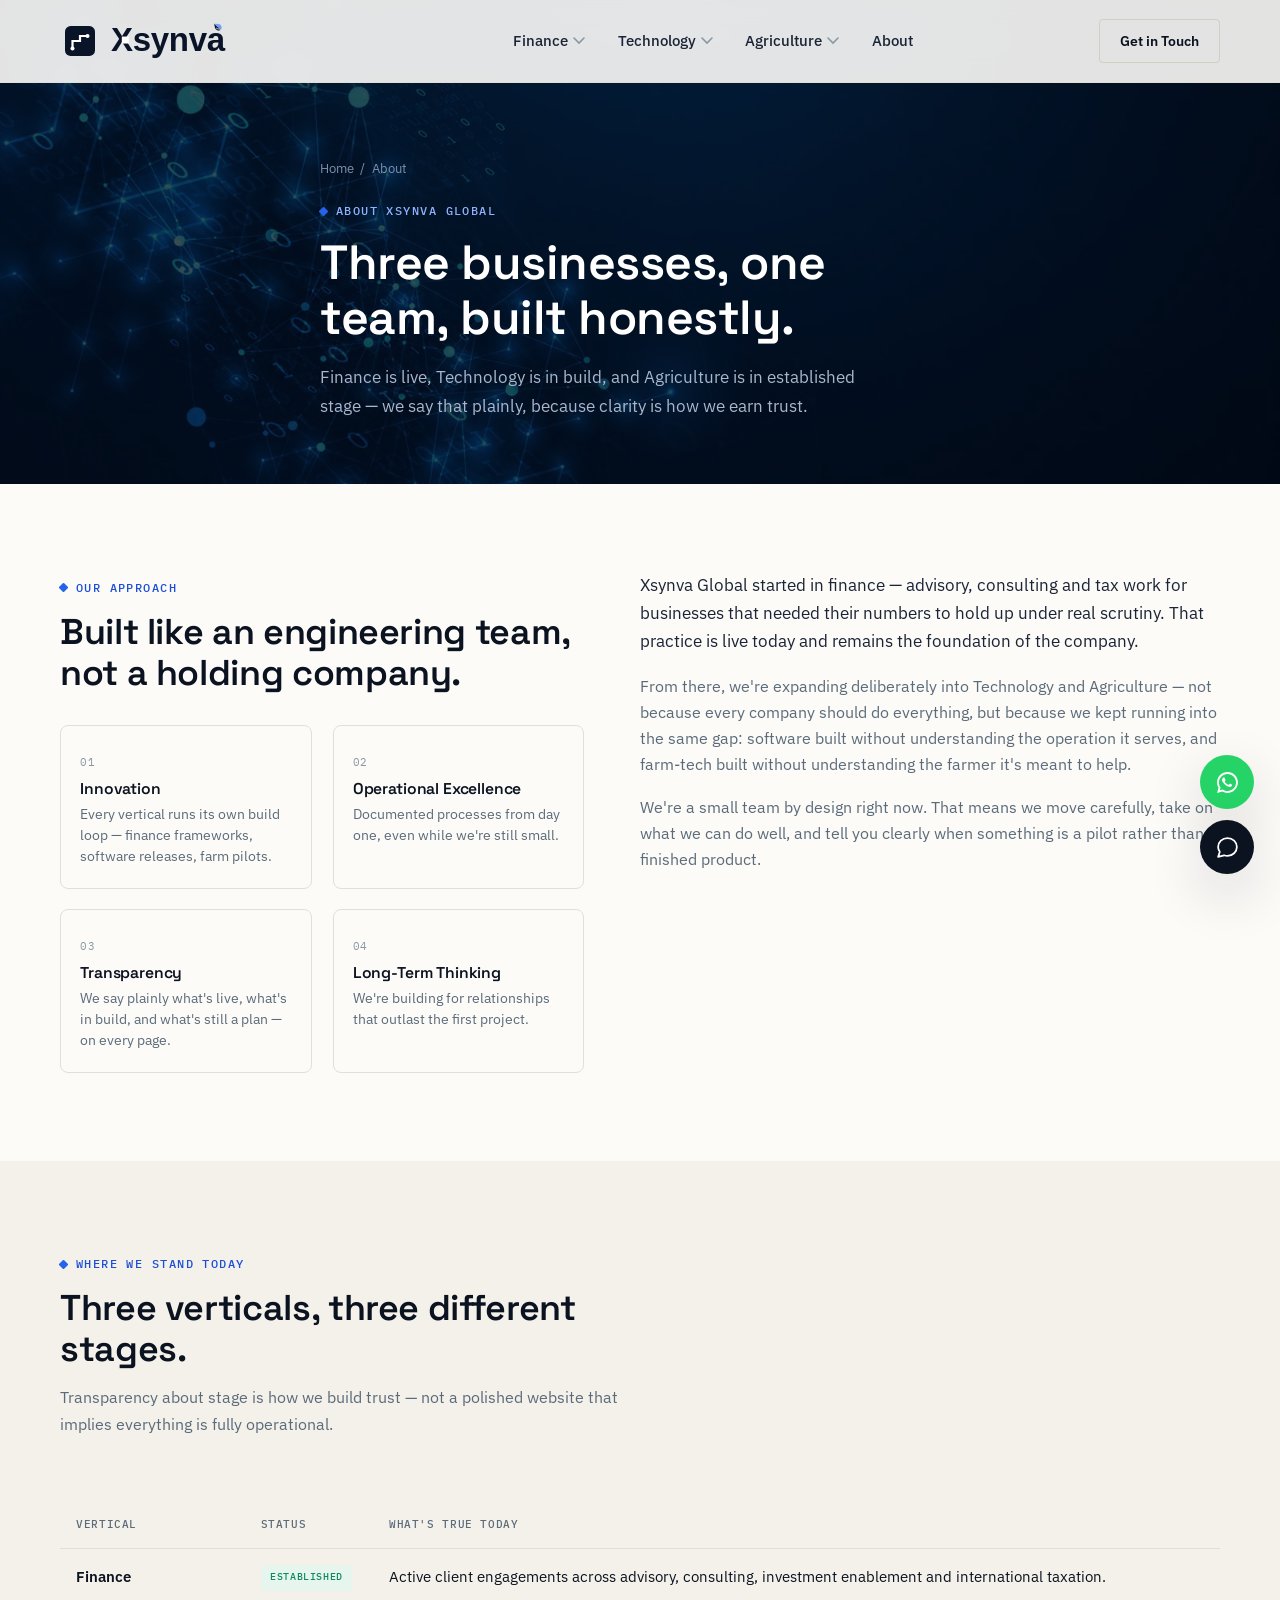
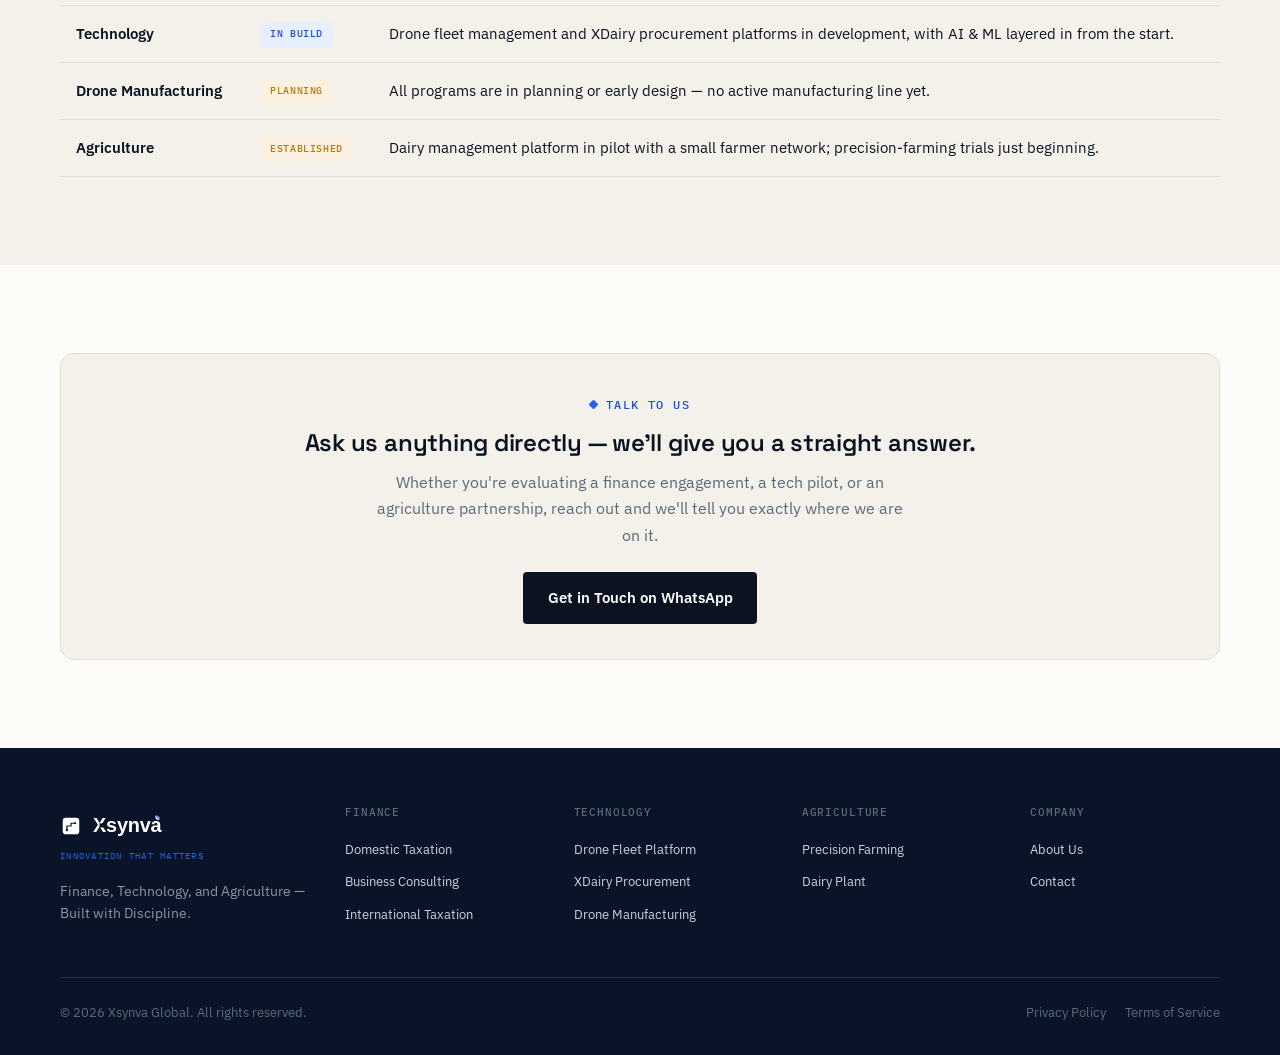
<file: about.html>
<!DOCTYPE html>
<html lang="en">
<head>
<meta charset="UTF-8">
<meta name="viewport" content="width=device-width, initial-scale=1.0">
<title>About — Xsynva</title>
<meta name="description" content="Xsynva Global is a startup built across Finance, Technology and Agriculture, run by one team with one standard of engineering and accountability.">
<link rel="canonical" href="https://xsynva.com/about.html">
<link rel="manifest" href="site.webmanifest">
<link rel="icon" type="image/x-icon"             href="assets/images/favicons/favicon.ico">
<link rel="icon" type="image/png" sizes="16x16"  href="assets/images/favicons/favicon-16x16.png">
<link rel="icon" type="image/png" sizes="32x32"  href="assets/images/favicons/favicon-32x32.png">
<link rel="apple-touch-icon" sizes="180x180"     href="assets/images/favicons/apple-touch-icon.png">
<link rel="apple-touch-icon" sizes="152x152"     href="assets/images/favicons/apple-touch-icon-152x152.png">
<link rel="apple-touch-icon" sizes="120x120"     href="assets/images/favicons/apple-touch-icon-120x120.png">
<meta name="msapplication-TileImage"             content="assets/images/favicons/android-chrome-192x192.png">
<meta name="msapplication-TileColor"             content="#0A1428">
<meta name="theme-color"                         content="#0A1428">
<link rel="preconnect" href="https://fonts.googleapis.com">
<link rel="preconnect" href="https://fonts.gstatic.com" crossorigin>
<link href="https://fonts.googleapis.com/css2?family=Space+Grotesk:wght@400;500;600;700&family=IBM+Plex+Sans:ital,wght@0,400;0,500;0,600;0,700;1,400&family=IBM+Plex+Mono:wght@400;500&display=swap" rel="stylesheet">
<link rel="stylesheet" href="assets/css/base.css">
<link rel="stylesheet" href="assets/css/components.css">
</head>
<body class="page-about">

<header class="nav" id="siteNav">
  <div class="nav-inner">
    <a href="index.html" class="brand">      
      <span class="brand-mark">
        <!-- <img src="assets/images/optimized/logo_icon.png" alt="Xsynva" style="width:auto; height:44px;"> -->
        <svg width="40" height="40" viewBox="0 0 512 512" xmlns="http://www.w3.org/2000/svg">
        <!--
          Circuit-trace mark. Built on a strict 64px grid (512/8) so every turn
          is a clean 90-degree corner — engineered, not freehand.
          Single continuous trace, uniform stroke width, one terminal node (pad).
          Container: rounded square, suggesting a chip/PCB footprint.
          No rotational symmetry, no letterform, no radial blades.
        -->

        <!-- Container: rounded square, single flat color, acts as the chip/badge -->
        <rect x="64" y="64" width="384" height="384" rx="72" fill="#0A1428"/>

        <!-- Circuit trace: cut out in background color (here white) so it reads
              as an etched path inside the badge. Starts bottom-left, turns twice,
              ends top-right at a node. -->
        <path d="M 160 352
                  L 160 256
                  L 256 256
                  L 256 192
                  L 352 192"
              stroke="#FFFFFF"
              stroke-width="28"
              stroke-linecap="square"
              fill="none"/>

        <!-- Terminal node / pad -->
        <circle cx="352" cy="192" r="26" fill="#FFFFFF"/>

        <!-- Origin pad (small, grounded end) -->
        <circle cx="160" cy="352" r="26" fill="#FFFFFF"/>
        </svg>
      </span>

      <svg width="216" height="54" viewBox="0 0 340 80" xmlns="http://www.w3.org/2000/svg">
        <!--
          Xsynva wordmark — dark filled, navy-on-light, render-verified.
          Font: Chakra Petch Bold (must be loaded separately — see note below).
          Custom edit: a flat right-angle notch is cut into the X's crossing
          point, echoing the icon's two 90-degree circuit turns. This is the
          single deliberate link between icon and wordmark.
        -->
        <text x="0" y="56"
              font-family="'Chakra Petch', sans-serif"
              font-weight="700"
              font-size="52"
              letter-spacing="-0.5"
              fill="#0A1428">Xsynva</text>

        <g transform="translate(172,10) scale(0.24) rotate(-50 24 35)">
          <path d="M 0 -30 L -20 -2 L 0 -2 Z" fill="#0A1428"/>
          <path d="M 0 -30 L 20 -2 L 0 -2 Z" fill="#6E9CFF"/>
          <path d="M -20 -2 C -24 14, -14 28, 0 32 L 0 -2 Z" fill="#0A1428"/>
          <path d="M 20 -2 C 24 14, 14 28, 0 32 L 0 -2 Z" fill="#6E9CFF"/>
          <path d="M -13 4 C -6 14, -2 24, 0 32" stroke="#FFFFFF" stroke-width="4.2" fill="none" stroke-linecap="round"/>
        </g>

        <!-- Notch: cuts the X's crossing point in background color -->
        <path d="M 17 33 L 17 44 L 28 44 L 28 33 Z" fill="#FFFFFF"/>
      </svg>
    </a>
    <nav class="nav-links" aria-label="Primary">
      <div class="nav-item">
        <a href="finance.html" class="nav-link">Finance <svg viewBox="0 0 12 8" fill="none"><path d="M1 1L6 6L11 1" stroke="currentColor" stroke-width="1.6" stroke-linecap="round"/></svg></a>
        <div class="mega" style="width:380px;">
          <div class="mega-col">
            <h4>Finance</h4>
            <div class="mega-list">
              <a href="finance-advisory.html">Domestic Taxation</a>
              <a href="international-taxation.html">International Taxation</a>
            </div>
          </div>
        </div>
      </div>

      <div class="nav-item">
        <a href="technology.html" class="nav-link">Technology <svg viewBox="0 0 12 8" fill="none"><path d="M1 1L6 6L11 1" stroke="currentColor" stroke-width="1.6" stroke-linecap="round"/></svg></a>
        <div class="mega">
          <div class="mega-col">
            <h4>Drone Manufacturing</h4>
            <div class="mega-list">
              <a href="drone-manufacturing.html">Drone Programs</a>
            </div>
          </div>
          <div class="mega-col">
            <h4>Software Solutions</h4>
            <div class="mega-list">
              <a href="software-solutions.html#fleet-platform">Drone Fleet Management</a>
              <a href="software-solutions.html#xdairy">XDairy Procurement</a>
            </div>
          </div>
        </div>
      </div>

      <div class="nav-item">
        <a href="agriculture.html" class="nav-link">Agriculture <svg viewBox="0 0 12 8" fill="none"><path d="M1 1L6 6L11 1" stroke="currentColor" stroke-width="1.6" stroke-linecap="round"/></svg></a>
        <div class="mega">
          <div class="mega-col">
            <h4>Dairy Farm &amp; Research</h4>
            <div class="mega-list">
              <a href="agriculture.html#facilities">Modern Dairy Plant</a>
              <a href="agriculture.html#govt-programs">Government Programs</a>
            </div>
          </div>
          <div class="mega-col">
            <h4>Farm Technology</h4>
            <div class="mega-list">
              <a href="agri-technology.html#precision-farming">Precision Farming</a>
            </div>
          </div>
        </div>
      </div>

      <a href="about.html" class="nav-link">About</a>
    </nav>

    <div class="nav-cta-group">
      <a href="contact.html" class="btn btn-secondary nav-cta">Get in Touch</a>
      <button class="nav-menu-btn" aria-label="Open menu" id="mobileMenuBtn">
        <svg viewBox="0 0 18 18" fill="none"><path d="M2 4.5H16M2 9H16M2 13.5H16" stroke="currentColor" stroke-width="1.6" stroke-linecap="round"/></svg>
      </button>
    </div>    
  </div>
  
</header>

<div class="mdrawer" id="mobileDrawer">
  <div class="mdrawer-head">
    <span class="brand-text">Xsynva<small><span class="brand-tagline">Innovation That Matters</small></span>
    <button id="mobileCloseBtn" aria-label="Close menu" class="nav-menu-btn">
      <svg viewBox="0 0 18 18" fill="none"><path d="M3 3L15 15M15 3L3 15" stroke="currentColor" stroke-width="1.6" stroke-linecap="round"/></svg>
    </button>
  </div>
  <nav class="mdrawer-links">
    <a href="finance.html">Finance</a>
    <a href="technology.html">Technology</a>
    <a href="agriculture.html">Dairy Farm &amp; Research</a>
    <a href="agri-technology.html">Farm Technology</a>
    <a href="about.html">About</a>
    <a href="contact.html">Contact</a>
  </nav>
  <a href="contact.html" class="btn btn-secondary nav-cta">Get in Touch</a>
</div>
<div class="mdrawer-backdrop" id="mdrawerBackdrop"></div>

<main>

<section class="page-hero">
  <div class="wrap page-hero-inner">
    <div class="crumb"><a href="index.html">Home</a><span>/</span><span>About</span></div>
    <span class="eyebrow on-dark">About Xsynva Global</span>
    <h1>Three businesses, one team, built honestly.</h1>
    <p class="lead">Finance is live, Technology is in build, and Agriculture is in established stage — we say that plainly, because clarity is how we earn trust.</p>
  </div>
</section>

<section class="section">
  <div class="wrap about-grid">
    <div>
      <span class="eyebrow">Our Approach</span>
      <h2 style="margin-top:0.8rem; font-size: clamp(1.8rem, 2.8vw, 2.3rem);">Built like an engineering team, not a holding company.</h2>
      <div class="about-pillars">
        <div class="pillar"><span class="pnum">01</span><h4>Innovation</h4><p>Every vertical runs its own build loop — finance frameworks, software releases, farm pilots.</p></div>
        <div class="pillar"><span class="pnum">02</span><h4>Operational Excellence</h4><p>Documented processes from day one, even while we're still small.</p></div>
        <div class="pillar"><span class="pnum">03</span><h4>Transparency</h4><p>We say plainly what's live, what's in build, and what's still a plan — on every page.</p></div>
        <div class="pillar"><span class="pnum">04</span><h4>Long-Term Thinking</h4><p>We're building for relationships that outlast the first project.</p></div>
      </div>
    </div>
    <div class="about-copy">
      <p>Xsynva Global started in finance — advisory, consulting and tax work for businesses that needed their numbers to hold up under real scrutiny. That practice is live today and remains the foundation of the company.</p>
      <p>From there, we're expanding deliberately into Technology and Agriculture — not because every company should do everything, but because we kept running into the same gap: software built without understanding the operation it serves, and farm-tech built without understanding the farmer it's meant to help.</p>
      <p>We're a small team by design right now. That means we move carefully, take on what we can do well, and tell you clearly when something is a pilot rather than a finished product.</p>
    </div>
  </div>
</section>

<section class="section section--tint">
  <div class="wrap">
    <div class="section-head">
      <span class="eyebrow">Where We Stand Today</span>
      <h2>Three verticals, three different stages.</h2>
      <p>Transparency about stage is how we build trust — not a polished website that implies everything is fully operational.</p>
    </div>
    <div class="stage-wrap">
      <table class="stage-table">
        <thead>
          <tr><th>Vertical</th><th>Status</th><th>What's true today</th></tr>
        </thead>
        <tbody>
          <tr><td>Finance</td><td><span class="tag tag--live">Established</span></td><td>Active client engagements across advisory, consulting, investment enablement and international taxation.</td></tr>
          <tr><td>Technology</td><td><span class="tag tag--core">In Build</span></td><td>Drone fleet management and XDairy procurement platforms in development, with AI &amp; ML layered in from the start.</td></tr>
          <tr><td>Drone Manufacturing</td><td><span class="tag tag--soon">Planning</span></td><td>All programs are in planning or early design — no active manufacturing line yet.</td></tr>
          <tr><td>Agriculture</td><td><span class="tag tag--soon">Established</span></td><td>Dairy management platform in pilot with a small farmer network; precision-farming trials just beginning.</td></tr>
        </tbody>
      </table>
    </div>
  </div>
</section>

<section class="section">
  <div class="wrap">
    <div class="team-note">
      <span class="eyebrow">Talk to Us</span>
      <h2 style="margin-top:0.8rem; font-size:1.5rem;">Ask us anything directly — we'll give you a straight answer.</h2>
      <p>Whether you're evaluating a finance engagement, a tech pilot, or an agriculture partnership, reach out and we'll tell you exactly where we are on it.</p>
      <div style="margin-top:1.5rem;">
        <a href="https://wa.me/919270227724" class="btn btn-primary" target="_blank" rel="noopener">Get in Touch on WhatsApp</a>
      </div>
    </div>
  </div>
</section>

</main>

<footer class="footer">
  <div class="wrap">
    <div class="footer-grid">
      <div class="footer-brand">
        <span>
          <a href="index.html" class="brand brand-footer">
            <span class="brand-mark">
              <svg width="22" height="22" viewBox="0 0 512 512" xmlns="http://www.w3.org/2000/svg">
                <rect x="64" y="64" width="384" height="384" rx="72" fill="#FFFFFF"/>
                <path d="M 160 352 L 160 256 L 256 256 L 256 192 L 352 192" stroke="#0A1428" stroke-width="28" stroke-linecap="square" fill="none"/>
                <circle cx="352" cy="192" r="26" fill="#0A1428"/>
                <circle cx="160" cy="352" r="26" fill="#0A1428"/>
              </svg>
            </span>

            <svg width="130" height="40" viewBox="0 0 340 80" xmlns="http://www.w3.org/2000/svg">
              <text x="0" y="56" font-family="'Chakra Petch', sans-serif" font-weight="700" font-size="52" letter-spacing="-0.5" fill="#FFFFFF">Xsynva</text>
              <g transform="translate(172,10) scale(0.24) rotate(-50 24 35)">
                <path d="M 0 -30 L -20 -2 L 0 -2 Z" fill="#FFFFFF"/>
                <path d="M 0 -30 L 20 -2 L 0 -2 Z" fill="#6E9CFF"/>
                <path d="M -20 -2 C -24 14, -14 28, 0 32 L 0 -2 Z" fill="#FFFFFF"/>
                <path d="M 20 -2 C 24 14, 14 28, 0 32 L 0 -2 Z" fill="#6E9CFF"/>
                <path d="M -13 4 C -6 14, -2 24, 0 32" stroke="#FFFFFF" stroke-width="4.2" fill="none" stroke-linecap="round"/>
              </g>
              <path d="M 17 33 L 17 44 L 28 44 L 28 33 Z" fill="#0A1428"/>
            </svg>
          </a>

          <small class="brand-tagline">Innovation That Matters</small>
        </span>
        <p>Finance, Technology, and Agriculture — Built with Discipline.</p>
      </div>
      <div class="footer-col">
        <h5>Finance</h5>
        <a href="finance-advisory.html">Domestic Taxation</a>
        <a href="finance-advisory.html#consulting">Business Consulting</a>
        <a href="international-taxation.html">International Taxation</a>
      </div>
      <div class="footer-col">
        <h5>Technology</h5>
        <a href="software-solutions.html#fleet-platform">Drone Fleet Platform</a>
        <a href="software-solutions.html#xdairy">XDairy Procurement</a>
        <a href="drone-manufacturing.html">Drone Manufacturing</a>
      </div>
      <div class="footer-col">
        <h5>Agriculture</h5>
        <a href="agri-technology.html#precision-farming">Precision Farming</a>
        <a href="agriculture.html#facilities">Dairy Plant</a>
      </div>  
      <div class="footer-col">
        <h5>Company</h5>
        <a href="about.html">About Us</a>
        <a href="contact.html">Contact</a>
      </div>
    </div>
    <div class="footer-bottom">
      <span>&copy; <span id="current_year"></span> Xsynva Global. All rights reserved.</span>
      <div class="fb-links">
        <a href="privacy-policy.html">Privacy Policy</a>
        <a href="terms-of-service.html">Terms of Service</a>
      </div>
    </div>
  </div>
</footer>

<div class="float-stack">
  <a href="https://wa.me/919270227724" class="float-btn whatsapp" target="_blank" rel="noopener" aria-label="Chat on WhatsApp">
    <svg viewBox="0 0 24 24" fill="currentColor"><path d="M12 2C6.48 2 2 6.48 2 12C2 13.85 2.5 15.58 3.38 17.07L2 22L7.05 20.66C8.5 21.5 10.19 22 12 22C17.52 22 22 17.52 22 12C22 6.48 17.52 2 12 2ZM12 20.2C10.4 20.2 8.9 19.75 7.62 18.95L7.3 18.76L4.65 19.46L5.37 16.9L5.16 16.56C4.28 15.22 3.8 13.65 3.8 12C3.8 7.47 7.47 3.8 12 3.8C16.53 3.8 20.2 7.47 20.2 12C20.2 16.53 16.53 20.2 12 20.2ZM16.4 13.9C16.15 13.78 14.95 13.19 14.72 13.11C14.49 13.02 14.33 12.98 14.16 13.23C14 13.48 13.53 14.04 13.38 14.21C13.24 14.37 13.1 14.39 12.86 14.27C11.32 13.55 10.3 12.86 9.27 11.13C9.19 10.99 9.32 10.85 9.45 10.7C9.57 10.56 9.7 10.4 9.82 10.25C9.94 10.1 9.98 9.99 10.06 9.82C10.14 9.65 10.1 9.51 10.02 9.36C9.94 9.21 9.5 8.04 9.31 7.59C9.13 7.16 8.95 7.22 8.81 7.21C8.68 7.21 8.51 7.21 8.34 7.21C8.18 7.21 7.91 7.27 7.68 7.52C7.45 7.77 6.8 8.38 6.8 9.55C6.8 10.71 7.7 11.85 7.82 12C7.95 12.15 9.5 14.65 11.95 15.65C14.18 16.56 14.18 16.27 14.6 16.23C15.02 16.19 15.99 15.65 16.21 15.07C16.43 14.49 16.43 14 16.36 13.9C16.31 13.81 16.4 13.9 16.4 13.9Z"/></svg>
  </a>
  <a href="#" id="chatLauncher" class="float-btn chat" aria-label="Open chat assistant">
    <svg viewBox="0 0 24 24" fill="none"><path d="M21 11.5C21 16.19 16.97 20 12 20C10.84 20 9.74 19.81 8.73 19.46L3 21L4.62 16.07C3.6 14.84 3 13.24 3 11.5C3 6.81 7.03 3 12 3C16.97 3 21 6.81 21 11.5Z" stroke="currentColor" stroke-width="1.7" stroke-linecap="round" stroke-linejoin="round"/></svg>
  </a>
</div>

<script src="assets/js/main.js"></script>
</body>
</html>
</file>
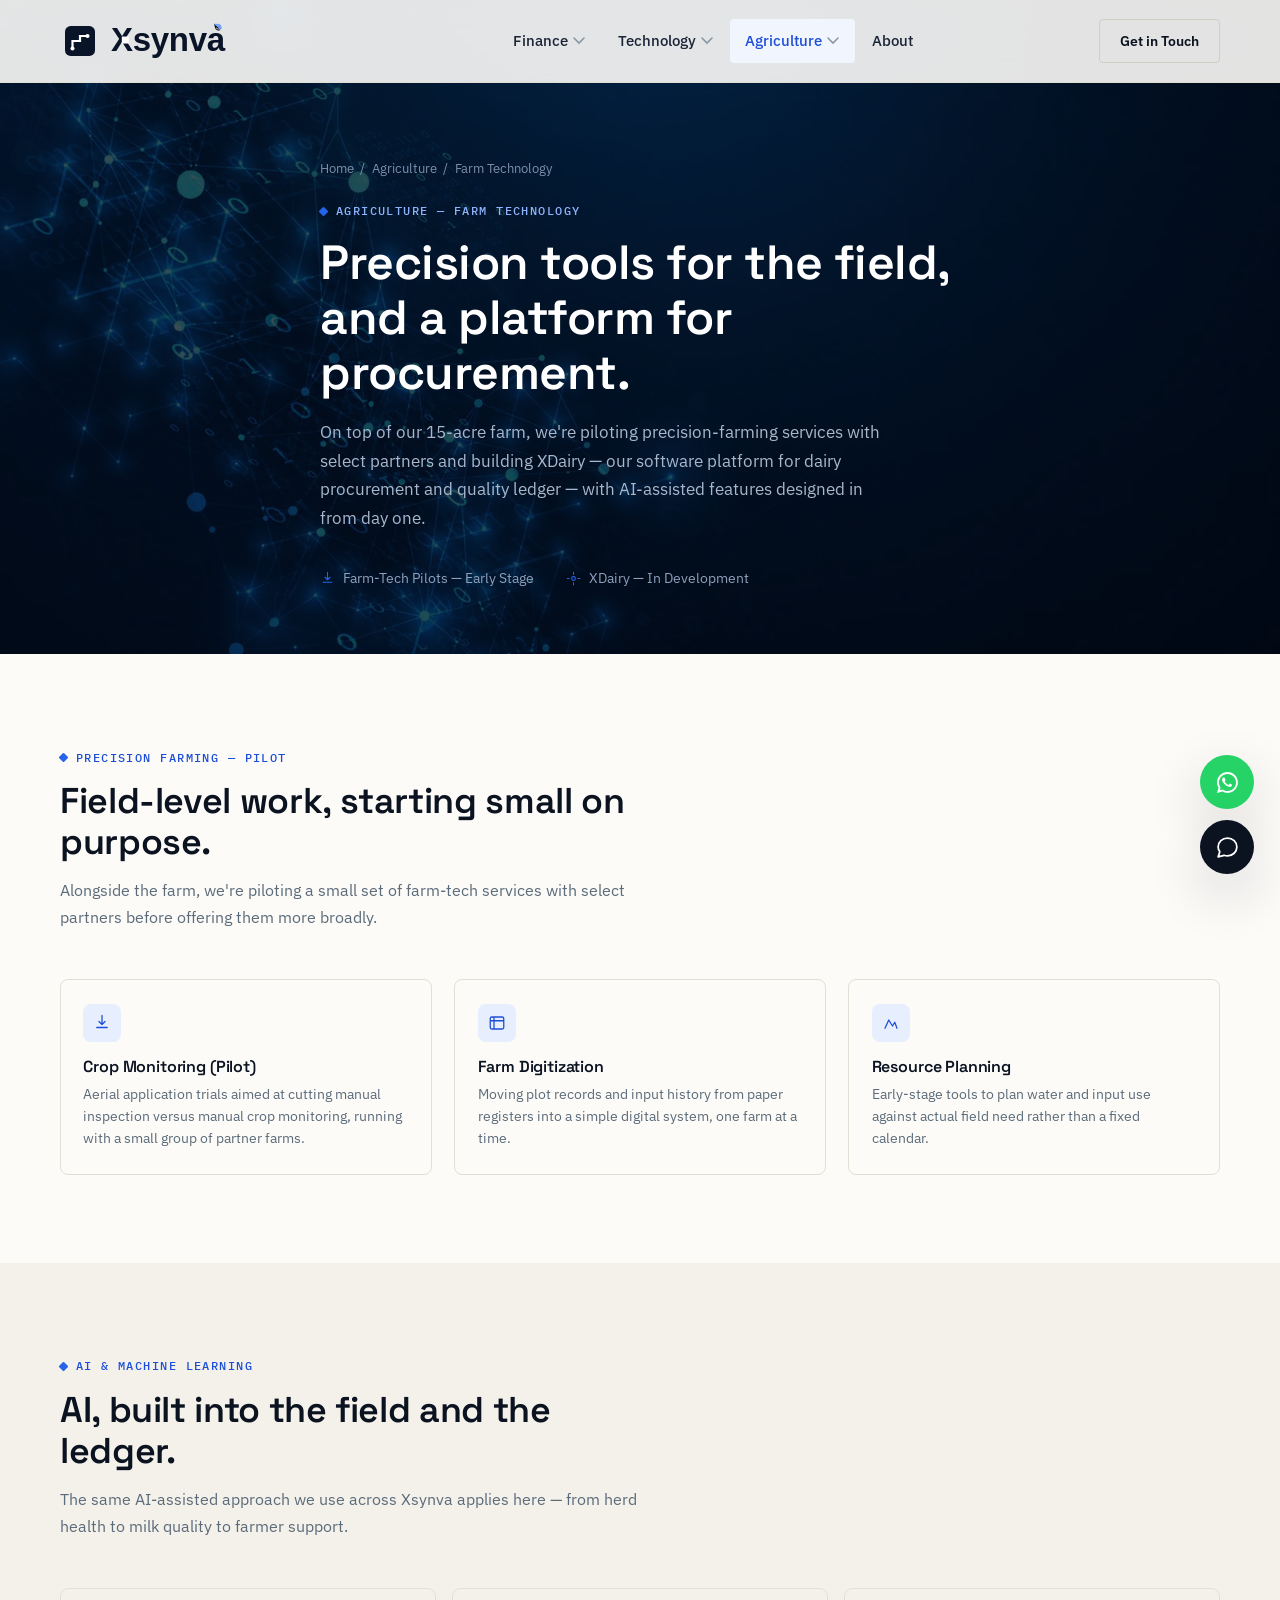
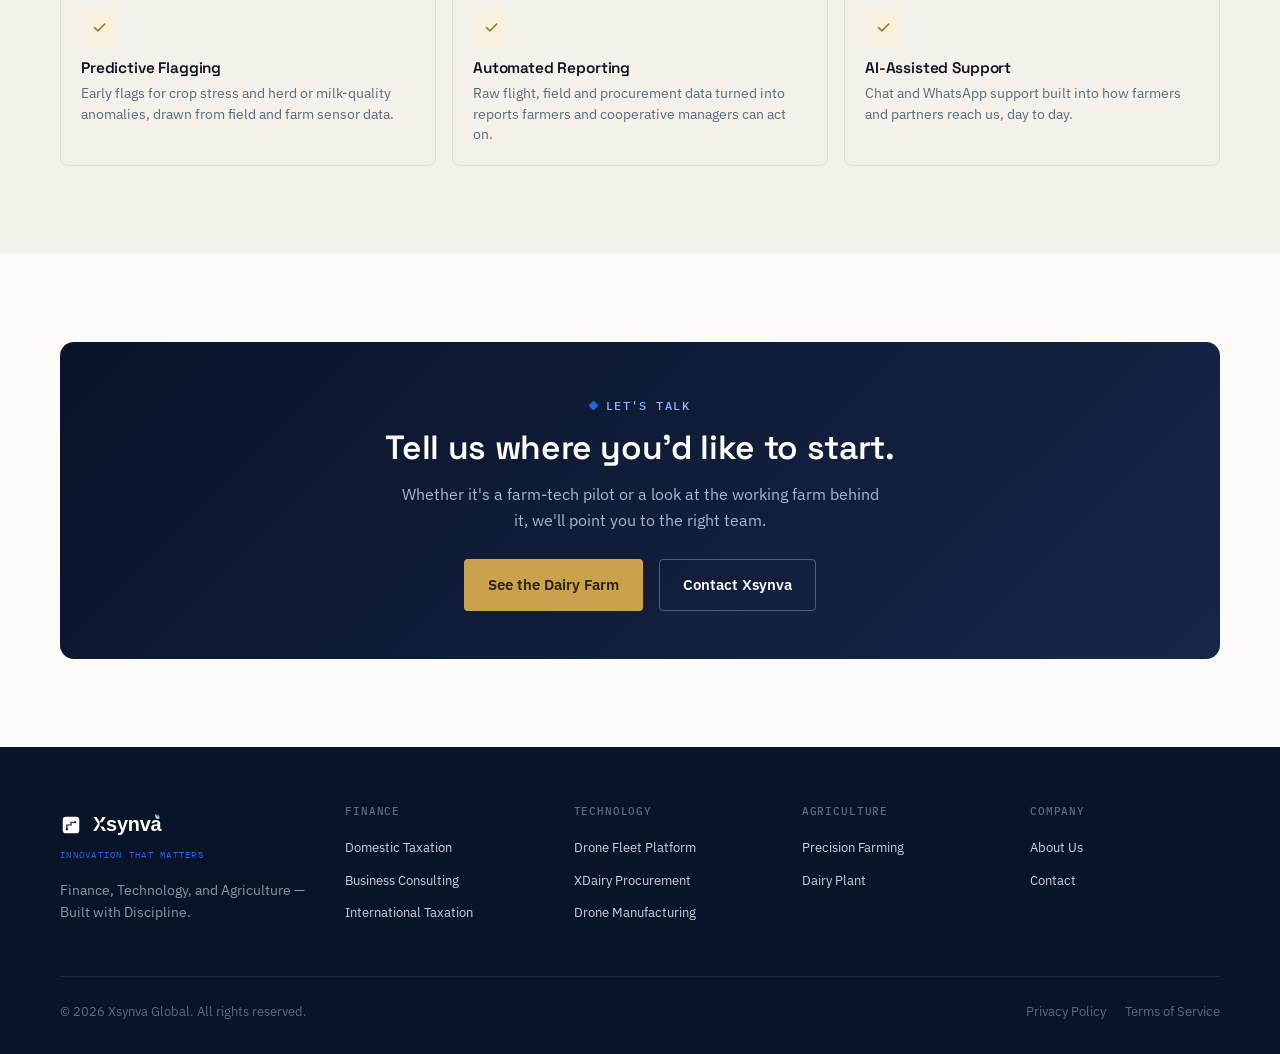
<file: agri-technology.html>
<!DOCTYPE html>
<html lang="en">
<head>
<meta charset="UTF-8">
<meta name="viewport" content="width=device-width, initial-scale=1.0">
<title>Farm Technology — Xsynva</title>
<meta name="description" content="Xsynva's agriculture technology: precision-farming pilots and the XDairy dairy procurement and quality platform, built on top of our working dairy farm.">
<link rel="canonical" href="https://xsynva.com/agri-technology.html">
<link rel="manifest" href="site.webmanifest">
<link rel="icon" type="image/x-icon"             href="assets/images/favicons/favicon.ico">
<link rel="icon" type="image/png" sizes="16x16"  href="assets/images/favicons/favicon-16x16.png">
<link rel="icon" type="image/png" sizes="32x32"  href="assets/images/favicons/favicon-32x32.png">
<link rel="apple-touch-icon" sizes="180x180"     href="assets/images/favicons/apple-touch-icon.png">
<link rel="apple-touch-icon" sizes="152x152"     href="assets/images/favicons/apple-touch-icon-152x152.png">
<link rel="apple-touch-icon" sizes="120x120"     href="assets/images/favicons/apple-touch-icon-120x120.png">
<meta name="msapplication-TileImage"             content="assets/images/favicons/android-chrome-192x192.png">
<meta name="msapplication-TileColor"             content="#0A1428">
<meta name="theme-color"                         content="#0A1428">
<link rel="preconnect" href="https://fonts.googleapis.com">
<link rel="preconnect" href="https://fonts.gstatic.com" crossorigin>
<link href="https://fonts.googleapis.com/css2?family=Space+Grotesk:wght@400;500;600;700&family=IBM+Plex+Sans:ital,wght@0,400;0,500;0,600;0,700;1,400&family=IBM+Plex+Mono:wght@400;500&display=swap" rel="stylesheet">
<link rel="stylesheet" href="assets/css/base.css">
<link rel="stylesheet" href="assets/css/components.css">
</head>
<body class="page-agriculture page-agri-technology">

<header class="nav" id="siteNav">
  <div class="nav-inner">
    <a href="index.html" class="brand">      
      <span class="brand-mark">
        <svg width="40" height="40" viewBox="0 0 512 512" xmlns="http://www.w3.org/2000/svg">
        <rect x="64" y="64" width="384" height="384" rx="72" fill="#0A1428"/>
        <path d="M 160 352
                  L 160 256
                  L 256 256
                  L 256 192
                  L 352 192"
              stroke="#FFFFFF"
              stroke-width="28"
              stroke-linecap="square"
              fill="none"/>
        <circle cx="352" cy="192" r="26" fill="#FFFFFF"/>
        <circle cx="160" cy="352" r="26" fill="#FFFFFF"/>
        </svg>
      </span>

      <svg width="216" height="54" viewBox="0 0 340 80" xmlns="http://www.w3.org/2000/svg">
        <text x="0" y="56"
              font-family="'Chakra Petch', sans-serif"
              font-weight="700"
              font-size="52"
              letter-spacing="-0.5"
              fill="#0A1428">Xsynva</text>

        <g transform="translate(172,10) scale(0.24) rotate(-50 24 35)">
          <path d="M 0 -30 L -20 -2 L 0 -2 Z" fill="#0A1428"/>
          <path d="M 0 -30 L 20 -2 L 0 -2 Z" fill="#6E9CFF"/>
          <path d="M -20 -2 C -24 14, -14 28, 0 32 L 0 -2 Z" fill="#0A1428"/>
          <path d="M 20 -2 C 24 14, 14 28, 0 32 L 0 -2 Z" fill="#6E9CFF"/>
          <path d="M -13 4 C -6 14, -2 24, 0 32" stroke="#FFFFFF" stroke-width="4.2" fill="none" stroke-linecap="round"/>
        </g>

        <path d="M 17 33 L 17 44 L 28 44 L 28 33 Z" fill="#FFFFFF"/>
      </svg>
    </a>

    <nav class="nav-links" aria-label="Primary">
      <div class="nav-item">
        <a href="finance.html" class="nav-link">Finance <svg viewBox="0 0 12 8" fill="none"><path d="M1 1L6 6L11 1" stroke="currentColor" stroke-width="1.6" stroke-linecap="round"/></svg></a>
        <div class="mega" style="width:380px;">
          <div class="mega-col">
            <h4>Finance</h4>
            <div class="mega-list">
              <a href="finance-advisory.html">Domestic Taxation</a>
              <a href="international-taxation.html">International Taxation</a>
            </div>
          </div>
        </div>
      </div>

      <div class="nav-item">
        <a href="technology.html" class="nav-link">Technology <svg viewBox="0 0 12 8" fill="none"><path d="M1 1L6 6L11 1" stroke="currentColor" stroke-width="1.6" stroke-linecap="round"/></svg></a>
        <div class="mega">
          <div class="mega-col">
            <h4>Drone Manufacturing</h4>
            <div class="mega-list">
              <a href="drone-manufacturing.html">Drone Programs</a>
            </div>
          </div>
          <div class="mega-col">
            <h4>Software Solutions</h4>
            <div class="mega-list">
              <a href="software-solutions.html#fleet-platform">Drone Fleet Management</a>
              <a href="software-solutions.html#xdairy">XDairy Procurement</a>
            </div>
          </div>
        </div>
      </div>

      <div class="nav-item">
        <a href="agriculture.html" class="nav-link active">Agriculture <svg viewBox="0 0 12 8" fill="none"><path d="M1 1L6 6L11 1" stroke="currentColor" stroke-width="1.6" stroke-linecap="round"/></svg></a>
        <div class="mega">
          <div class="mega-col">
            <h4>Dairy Farm &amp; Research</h4>
            <div class="mega-list">
              <a href="agriculture.html#facilities">Modern Dairy Plant</a>
              <a href="agriculture.html#govt-programs">Government Programs</a>
            </div>
          </div>
          <div class="mega-col">
            <h4>Farm Technology</h4>
            <div class="mega-list">
              <a href="agri-technology.html#precision-farming">Precision Farming</a>              
            </div>
          </div>
        </div>
      </div>

      <a href="about.html" class="nav-link">About</a>
    </nav>

    <div class="nav-cta-group">
      <a href="contact.html" class="btn btn-secondary nav-cta">Get in Touch</a>
      <button class="nav-menu-btn" aria-label="Open menu" id="mobileMenuBtn">
        <svg viewBox="0 0 18 18" fill="none"><path d="M2 4.5H16M2 9H16M2 13.5H16" stroke="currentColor" stroke-width="1.6" stroke-linecap="round"/></svg>
      </button>
    </div>
  </div>
</header>

<div class="mdrawer" id="mobileDrawer">
  <div class="mdrawer-head">
    <span class="brand-text">Xsynva<small><span class="brand-tagline">Innovation That Matters</small></span>
    <button id="mobileCloseBtn" aria-label="Close menu" class="nav-menu-btn">
      <svg viewBox="0 0 18 18" fill="none"><path d="M3 3L15 15M15 3L3 15" stroke="currentColor" stroke-width="1.6" stroke-linecap="round"/></svg>
    </button>
  </div>
  <nav class="mdrawer-links">
    <a href="finance.html">Finance</a>
    <a href="technology.html">Technology</a>
    <a href="agriculture.html">Dairy Farm &amp; Research</a>
    <a href="agri-technology.html">Farm Technology</a>
    <a href="about.html">About</a>
    <a href="contact.html">Contact</a>
  </nav>
  <a href="contact.html" class="btn btn-secondary nav-cta">Get in Touch</a>
</div>
<div class="mdrawer-backdrop" id="mdrawerBackdrop"></div>

<main>

<section class="page-hero">
  <div class="wrap page-hero-inner">
    <div class="crumb"><a href="index.html">Home</a><span>/</span><a href="agriculture.html">Agriculture</a><span>/</span><span>Farm Technology</span></div>
    <span class="eyebrow on-dark">Agriculture — Farm Technology</span>
    <h1>Precision tools for the field, and a platform for procurement.</h1>
    <p class="lead">On top of our 15-acre farm, we're piloting precision-farming services with select partners and building XDairy — our software platform for dairy procurement and quality ledger — with AI-assisted features designed in from day one.</p>
    <div class="page-hero-meta">
      <span class="phm"><svg viewBox="0 0 24 24" fill="none"><path d="M12 2L12 14M12 14L8 10M12 14L16 10M5 18H19" stroke="currentColor" stroke-width="1.7" stroke-linecap="round" stroke-linejoin="round"/></svg> Farm-Tech Pilots — Early Stage</span>
      <span class="phm"><svg viewBox="0 0 24 24" fill="none"><circle cx="12" cy="12" r="3" stroke="currentColor" stroke-width="1.7"/><path d="M12 2V5M12 19V22M2 12H5M19 12H22" stroke="currentColor" stroke-width="1.7" stroke-linecap="round"/></svg> XDairy — In Development</span>
    </div>
  </div>
</section>

<section class="section" id="precision-farming">
  <div class="wrap">
    <div class="section-head">
      <span class="eyebrow">Precision Farming — Pilot</span>
      <h2>Field-level work, starting small on purpose.</h2>
      <p>Alongside the farm, we're piloting a small set of farm-tech services with select partners before offering them more broadly.</p>
    </div>
    <div class="pilot-grid">
      <div class="pilot-card">
        <span class="pi-icon"><svg viewBox="0 0 24 24" fill="none"><path d="M12 2L12 14M12 14L8 10M12 14L16 10M5 18H19" stroke="currentColor" stroke-width="1.7" stroke-linecap="round" stroke-linejoin="round"/></svg></span>
        <h4>Crop Monitoring (Pilot)</h4>
        <p>Aerial application trials aimed at cutting manual inspection versus manual crop monitoring, running with a small group of partner farms.</p>
      </div>
      <div class="pilot-card">
        <span class="pi-icon"><svg viewBox="0 0 24 24" fill="none"><rect x="3" y="4" width="18" height="16" rx="2" stroke="currentColor" stroke-width="1.7"/><path d="M3 9H21M8 4V9M8 9V20" stroke="currentColor" stroke-width="1.7"/></svg></span>
        <h4>Farm Digitization</h4>
        <p>Moving plot records and input history from paper registers into a simple digital system, one farm at a time.</p>
      </div>
      <div class="pilot-card">
        <span class="pi-icon"><svg viewBox="0 0 24 24" fill="none"><path d="M4 19L9 8L14 16L17 11L20 19" stroke="currentColor" stroke-width="1.7" stroke-linecap="round" stroke-linejoin="round"/></svg></span>
        <h4>Resource Planning</h4>
        <p>Early-stage tools to plan water and input use against actual field need rather than a fixed calendar.</p>
      </div>
    </div>
  </div>
</section>

<section class="section section--tint" id="ai">
  <div class="wrap">
    <div class="section-head">
      <span class="eyebrow">AI &amp; Machine Learning</span>
      <h2>AI, built into the field and the ledger.</h2>
      <p>The same AI-assisted approach we use across Xsynva applies here — from herd health to milk quality to farmer support.</p>
    </div>
    <div class="ai-inline-grid">
      <div class="ai-inline-card">
        <div class="ac-icon"><svg viewBox="0 0 20 20" fill="none"><path d="M4 10L8 14L16 6" stroke="currentColor" stroke-width="2" stroke-linecap="round" stroke-linejoin="round"/></svg></div>
        <h4>Predictive Flagging</h4>
        <p>Early flags for crop stress and herd or milk-quality anomalies, drawn from field and farm sensor data.</p>
      </div>
      <div class="ai-inline-card">
        <div class="ac-icon"><svg viewBox="0 0 20 20" fill="none"><path d="M4 10L8 14L16 6" stroke="currentColor" stroke-width="2" stroke-linecap="round" stroke-linejoin="round"/></svg></div>
        <h4>Automated Reporting</h4>
        <p>Raw flight, field and procurement data turned into reports farmers and cooperative managers can act on.</p>
      </div>
      <div class="ai-inline-card">
        <div class="ac-icon"><svg viewBox="0 0 20 20" fill="none"><path d="M4 10L8 14L16 6" stroke="currentColor" stroke-width="2" stroke-linecap="round" stroke-linejoin="round"/></svg></div>
        <h4>AI-Assisted Support</h4>
        <p>Chat and WhatsApp support built into how farmers and partners reach us, day to day.</p>
      </div>
    </div>
  </div>
</section>

<section class="section">
  <div class="wrap">
    <div class="cta-banner">
      <span class="eyebrow on-dark" style="color:#8FB4FF;">Let's Talk</span>
      <h2 style="margin-top:0.8rem;">Tell us where you'd like to start.</h2>
      <p>Whether it's a farm-tech pilot or a look at the working farm behind it, we'll point you to the right team.</p>
      <div class="home-cta-row">
        <a href="agriculture.html" class="btn btn-gold">See the Dairy Farm</a>
        <a href="contact.html" class="btn btn-ghost-light">Contact Xsynva</a>
      </div>
    </div>
  </div>
</section>

</main>

<footer class="footer">
  <div class="wrap">
    <div class="footer-grid">
      <div class="footer-brand">
        <span>
          <a href="index.html" class="brand brand-footer">
            <span class="brand-mark">
              <svg width="22" height="22" viewBox="0 0 512 512" xmlns="http://www.w3.org/2000/svg">
                <rect x="64" y="64" width="384" height="384" rx="72" fill="#FFFFFF"/>
                <path d="M 160 352 L 160 256 L 256 256 L 256 192 L 352 192" stroke="#0A1428" stroke-width="28" stroke-linecap="square" fill="none"/>
                <circle cx="352" cy="192" r="26" fill="#0A1428"/>
                <circle cx="160" cy="352" r="26" fill="#0A1428"/>
              </svg>
            </span>

            <svg width="130" height="40" viewBox="0 0 340 80" xmlns="http://www.w3.org/2000/svg">
              <text x="0" y="56" font-family="'Chakra Petch', sans-serif" font-weight="700" font-size="52" letter-spacing="-0.5" fill="#FFFFFF">Xsynva</text>
              <g transform="translate(172,10) scale(0.24) rotate(-50 24 35)">
                <path d="M 0 -30 L -20 -2 L 0 -2 Z" fill="#FFFFFF"/>
                <path d="M 0 -30 L 20 -2 L 0 -2 Z" fill="#6E9CFF"/>
                <path d="M -20 -2 C -24 14, -14 28, 0 32 L 0 -2 Z" fill="#FFFFFF"/>
                <path d="M 20 -2 C 24 14, 14 28, 0 32 L 0 -2 Z" fill="#6E9CFF"/>
                <path d="M -13 4 C -6 14, -2 24, 0 32" stroke="#FFFFFF" stroke-width="4.2" fill="none" stroke-linecap="round"/>
              </g>
              <path d="M 17 33 L 17 44 L 28 44 L 28 33 Z" fill="#0A1428"/>
            </svg>
          </a>

          <small class="brand-tagline">Innovation That Matters</small>
        </span>
        <p>Finance, Technology, and Agriculture — Built with Discipline.</p>
      </div>
      <div class="footer-col">
        <h5>Finance</h5>
        <a href="finance-advisory.html">Domestic Taxation</a>
        <a href="finance-advisory.html#consulting">Business Consulting</a>
        <a href="international-taxation.html">International Taxation</a>
      </div>
      <div class="footer-col">
        <h5>Technology</h5>
        <a href="software-solutions.html#fleet-platform">Drone Fleet Platform</a>
        <a href="software-solutions.html#xdairy">XDairy Procurement</a>
        <a href="drone-manufacturing.html">Drone Manufacturing</a>
      </div>
      <div class="footer-col">
        <h5>Agriculture</h5>
        <a href="agri-technology.html#precision-farming">Precision Farming</a>
        <a href="agriculture.html#facilities">Dairy Plant</a>
      </div>      
      <div class="footer-col">
        <h5>Company</h5>
        <a href="about.html">About Us</a>
        <a href="contact.html">Contact</a>
      </div>
    </div>
    <div class="footer-bottom">
      <span>&copy; <span id="current_year"></span> Xsynva Global. All rights reserved.</span>
      <div class="fb-links">
        <a href="privacy-policy.html">Privacy Policy</a>
        <a href="terms-of-service.html">Terms of Service</a>
      </div>
    </div>
  </div>
</footer>

<div class="float-stack">
  <a href="https://wa.me/919270227724" class="float-btn whatsapp" target="_blank" rel="noopener" aria-label="Chat on WhatsApp">
    <svg viewBox="0 0 24 24" fill="currentColor"><path d="M12 2C6.48 2 2 6.48 2 12C2 13.85 2.5 15.58 3.38 17.07L2 22L7.05 20.66C8.5 21.5 10.19 22 12 22C17.52 22 22 17.52 22 12C22 6.48 17.52 2 12 2ZM12 20.2C10.4 20.2 8.9 19.75 7.62 18.95L7.3 18.76L4.65 19.46L5.37 16.9L5.16 16.56C4.28 15.22 3.8 13.65 3.8 12C3.8 7.47 7.47 3.8 12 3.8C16.53 3.8 20.2 7.47 20.2 12C20.2 16.53 16.53 20.2 12 20.2ZM16.4 13.9C16.15 13.78 14.95 13.19 14.72 13.11C14.49 13.02 14.33 12.98 14.16 13.23C14 13.48 13.53 14.04 13.38 14.21C13.24 14.37 13.1 14.39 12.86 14.27C11.32 13.55 10.3 12.86 9.27 11.13C9.19 10.99 9.32 10.85 9.45 10.7C9.57 10.56 9.7 10.4 9.82 10.25C9.94 10.1 9.98 9.99 10.06 9.82C10.14 9.65 10.1 9.51 10.02 9.36C9.94 9.21 9.5 8.04 9.31 7.59C9.13 7.16 8.95 7.22 8.81 7.21C8.68 7.21 8.51 7.21 8.34 7.21C8.18 7.21 7.91 7.27 7.68 7.52C7.45 7.77 6.8 8.38 6.8 9.55C6.8 10.71 7.7 11.85 7.82 12C7.95 12.15 9.5 14.65 11.95 15.65C14.18 16.56 14.18 16.27 14.6 16.23C15.02 16.19 15.99 15.65 16.21 15.07C16.43 14.49 16.43 14 16.36 13.9C16.31 13.81 16.4 13.9 16.4 13.9Z"/></svg>
  </a>
  <a href="#" id="chatLauncher" class="float-btn chat" aria-label="Open chat assistant">
    <svg viewBox="0 0 24 24" fill="none"><path d="M21 11.5C21 16.19 16.97 20 12 20C10.84 20 9.74 19.81 8.73 19.46L3 21L4.62 16.07C3.6 14.84 3 13.24 3 11.5C3 6.81 7.03 3 12 3C16.97 3 21 6.81 21 11.5Z" stroke="currentColor" stroke-width="1.7" stroke-linecap="round" stroke-linejoin="round"/></svg>
  </a>
</div>

<script src="assets/js/main.js"></script>
</body>
</html>
</file>
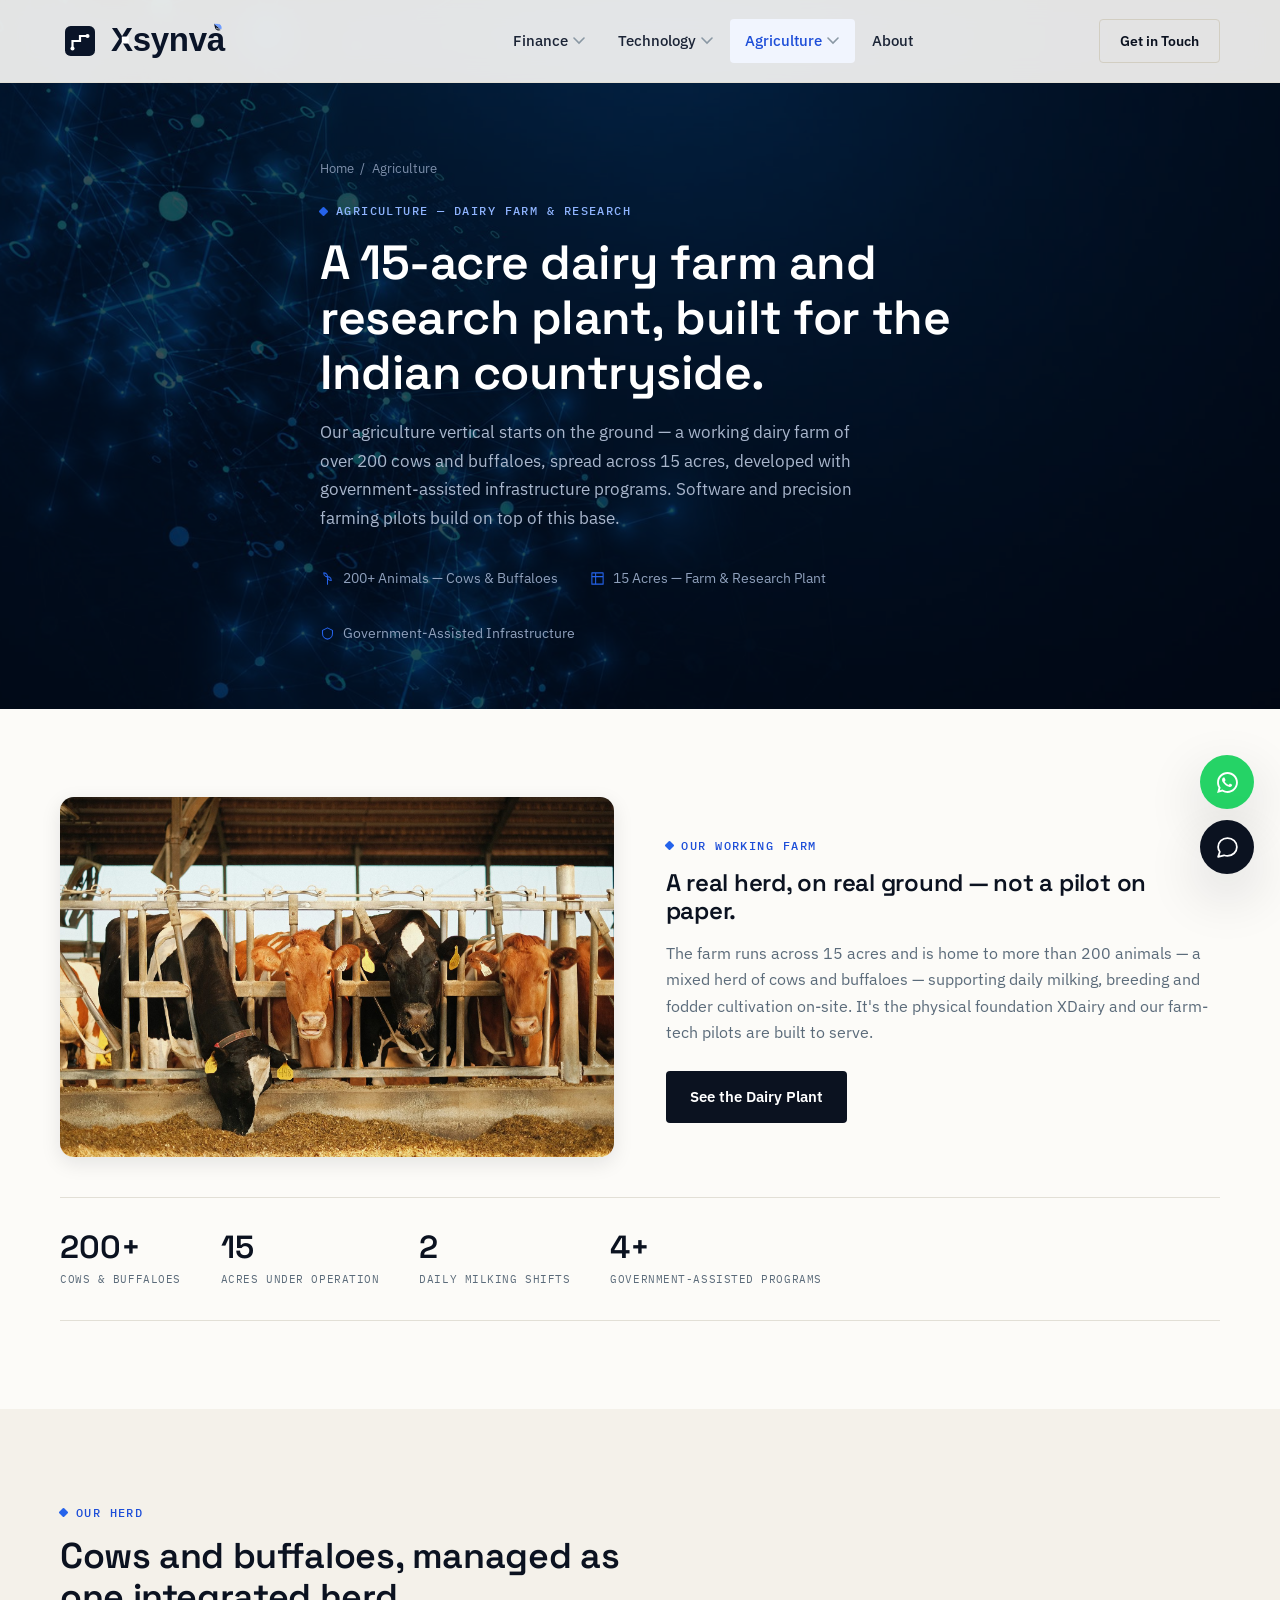
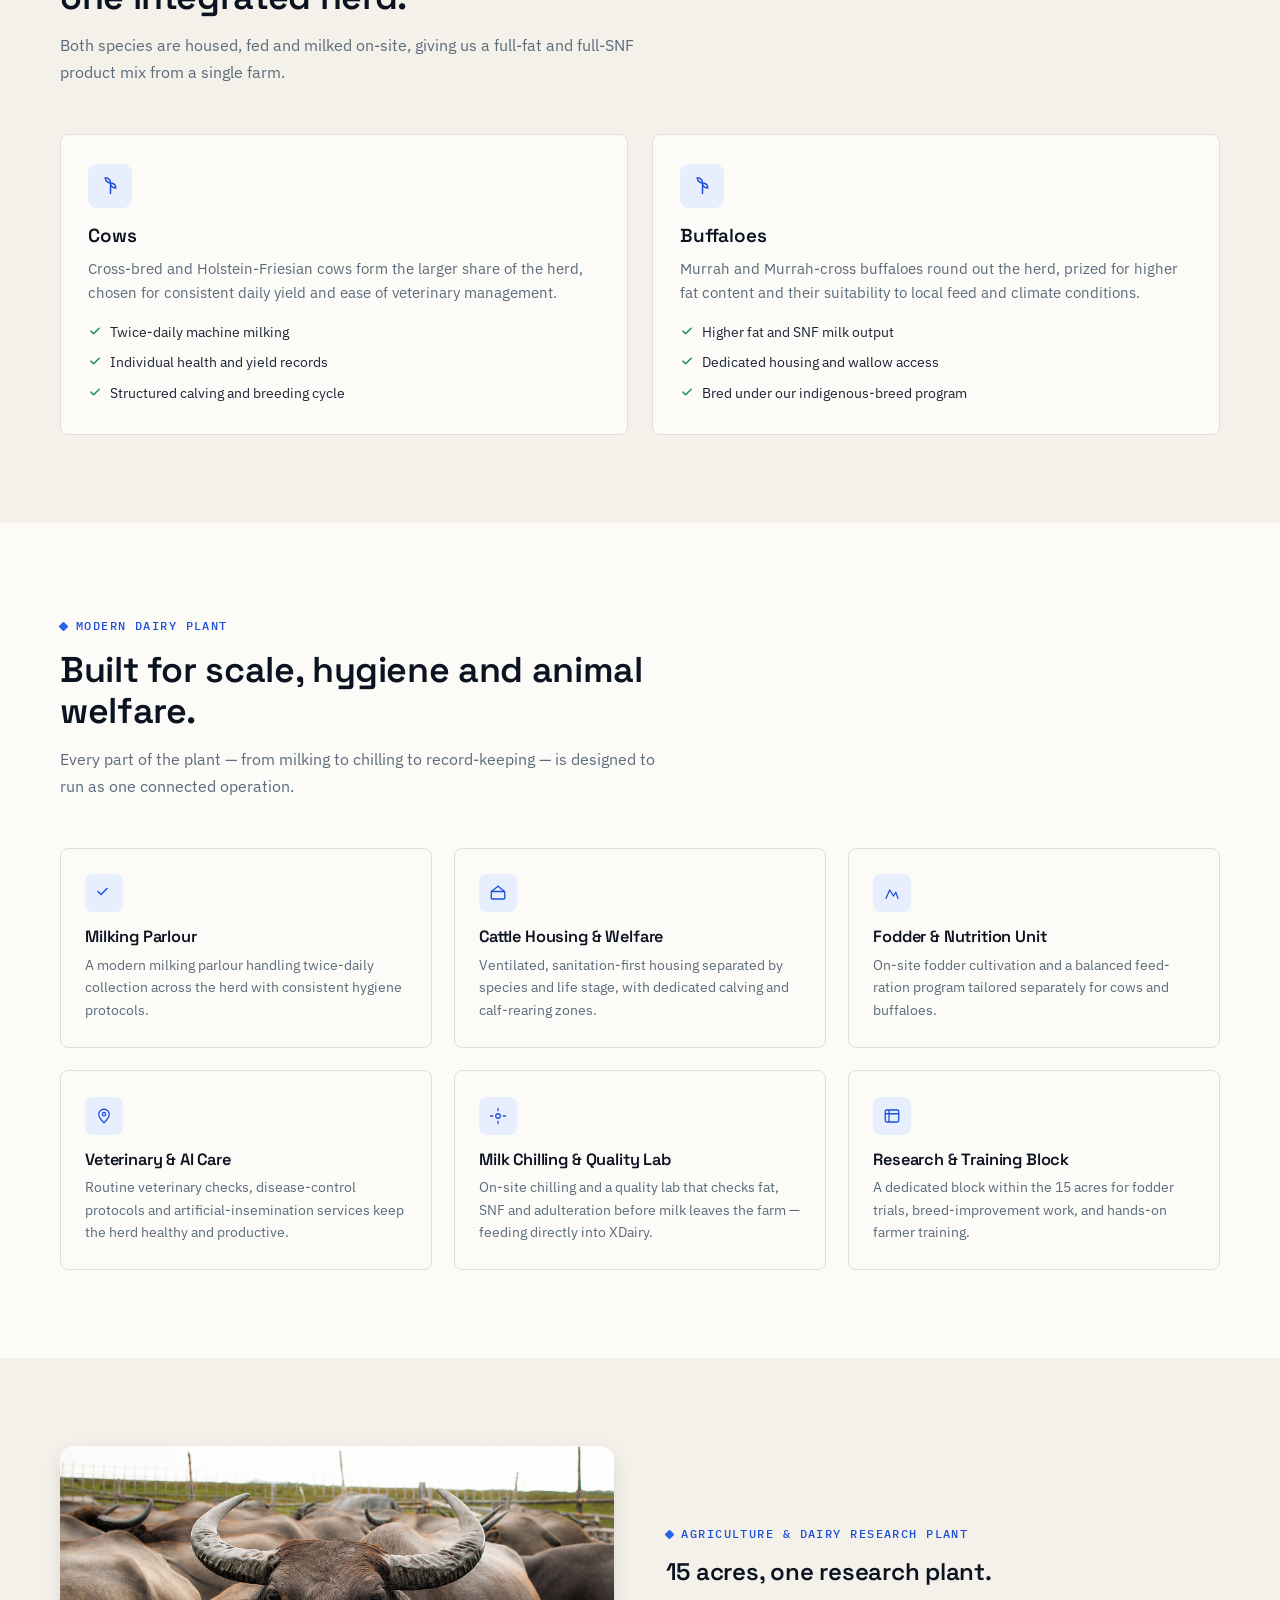
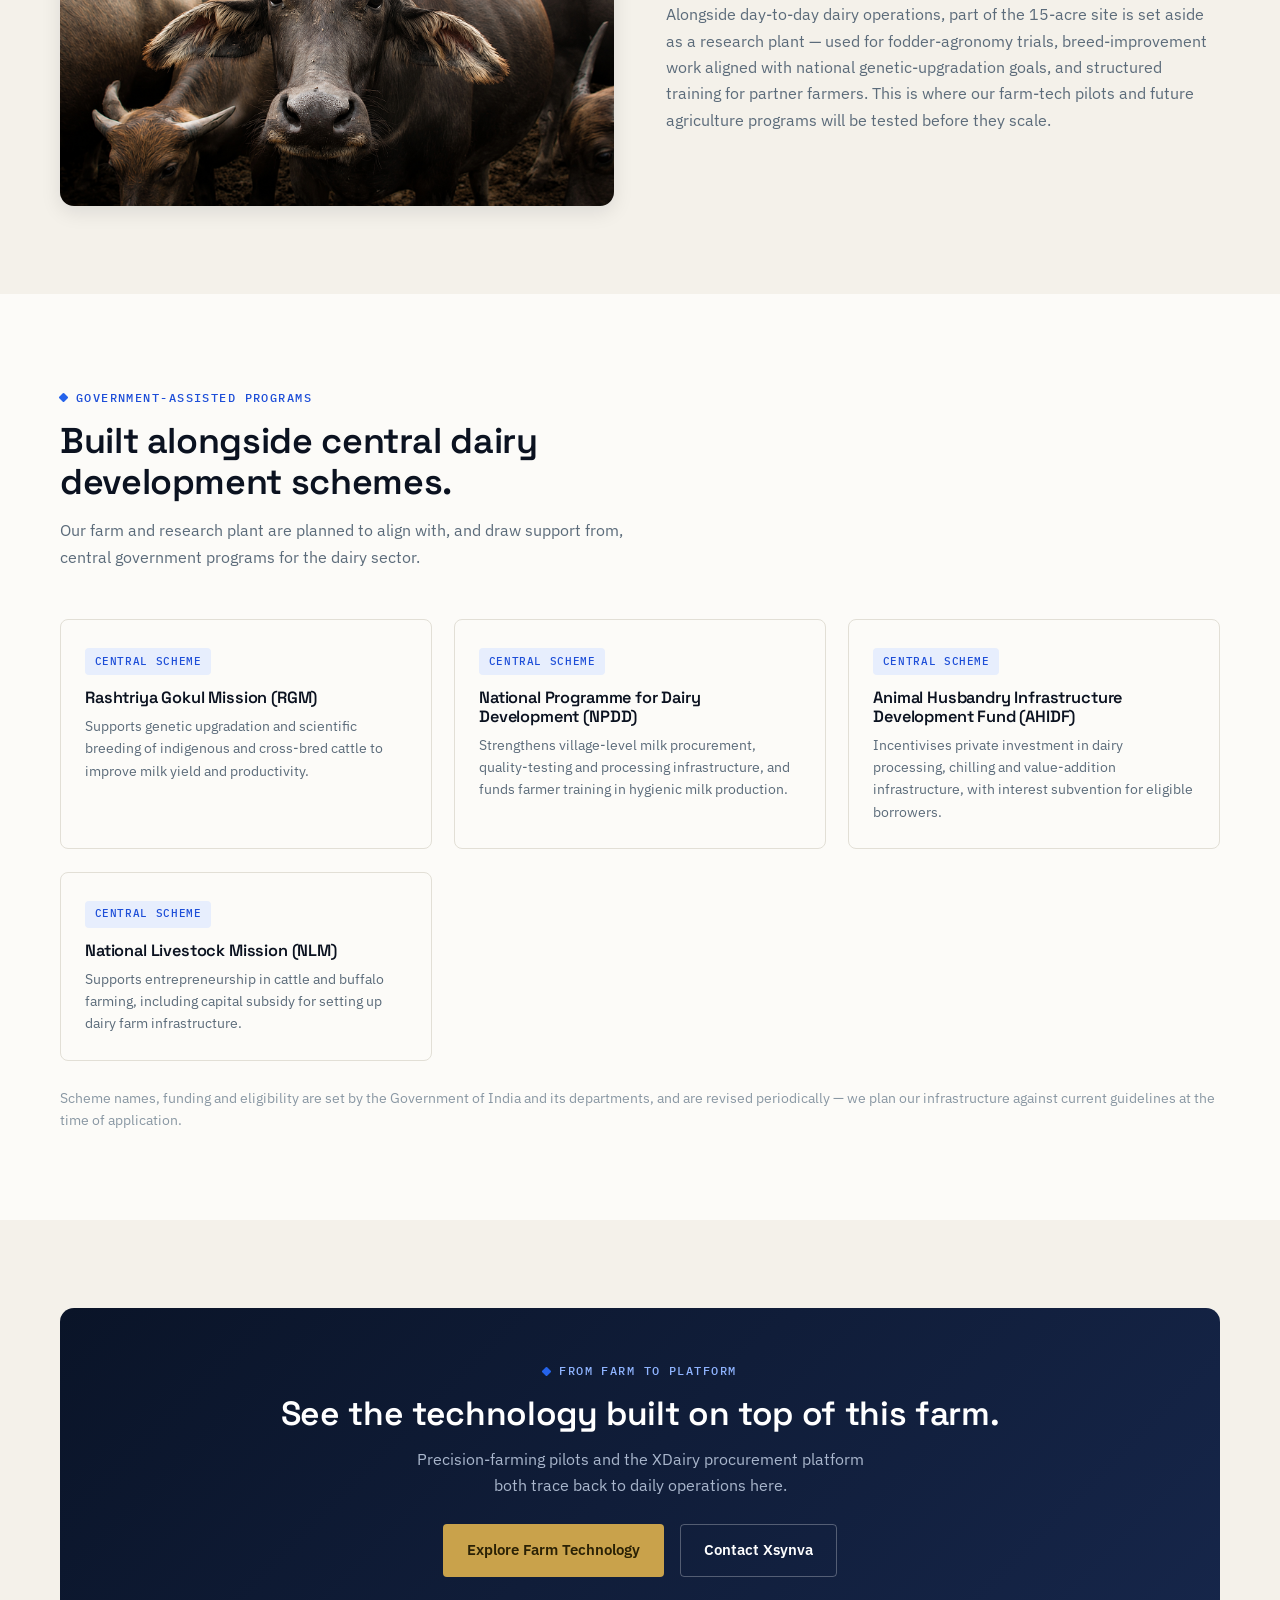
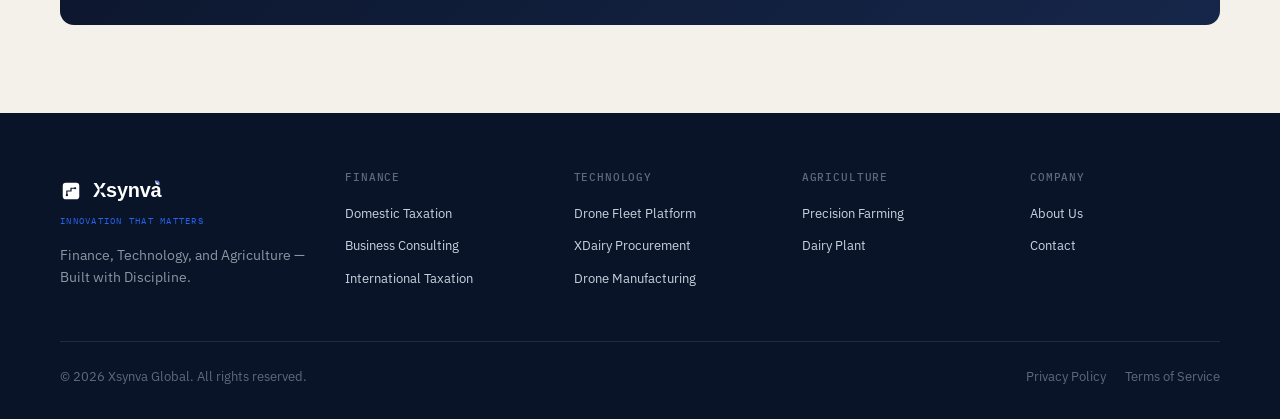
<file: agriculture.html>
<!DOCTYPE html>
<html lang="en">
<head>
<meta charset="UTF-8">
<meta name="viewport" content="width=device-width, initial-scale=1.0">
<title>Agriculture — Dairy Farm &amp; Research Plant — Xsynva</title>
<meta name="description" content="Xsynva Global's dairy farm and research plant: 200+ cows and buffaloes across 15 acres, built with government-assisted infrastructure programs.">
<link rel="canonical" href="https://xsynva.com/agriculture.html">
<link rel="manifest" href="site.webmanifest">
<link rel="icon" type="image/x-icon"             href="assets/images/favicons/favicon.ico">
<link rel="icon" type="image/png" sizes="16x16"  href="assets/images/favicons/favicon-16x16.png">
<link rel="icon" type="image/png" sizes="32x32"  href="assets/images/favicons/favicon-32x32.png">
<link rel="apple-touch-icon" sizes="180x180"     href="assets/images/favicons/apple-touch-icon.png">
<link rel="apple-touch-icon" sizes="152x152"     href="assets/images/favicons/apple-touch-icon-152x152.png">
<link rel="apple-touch-icon" sizes="120x120"     href="assets/images/favicons/apple-touch-icon-120x120.png">
<meta name="msapplication-TileImage"             content="assets/images/favicons/android-chrome-192x192.png">
<meta name="msapplication-TileColor"             content="#0A1428">
<meta name="theme-color"                         content="#0A1428">
<link rel="preconnect" href="https://fonts.googleapis.com">
<link rel="preconnect" href="https://fonts.gstatic.com" crossorigin>
<link href="https://fonts.googleapis.com/css2?family=Space+Grotesk:wght@400;500;600;700&family=IBM+Plex+Sans:ital,wght@0,400;0,500;0,600;0,700;1,400&family=IBM+Plex+Mono:wght@400;500&display=swap" rel="stylesheet">
<link rel="stylesheet" href="assets/css/base.css">
<link rel="stylesheet" href="assets/css/components.css">
</head>
<body class="page-agriculture">

<header class="nav" id="siteNav">
  <div class="nav-inner">
    <a href="index.html" class="brand">      
      <span class="brand-mark">
        <svg width="40" height="40" viewBox="0 0 512 512" xmlns="http://www.w3.org/2000/svg">
        <rect x="64" y="64" width="384" height="384" rx="72" fill="#0A1428"/>
        <path d="M 160 352
                  L 160 256
                  L 256 256
                  L 256 192
                  L 352 192"
              stroke="#FFFFFF"
              stroke-width="28"
              stroke-linecap="square"
              fill="none"/>
        <circle cx="352" cy="192" r="26" fill="#FFFFFF"/>
        <circle cx="160" cy="352" r="26" fill="#FFFFFF"/>
        </svg>
      </span>

      <svg width="216" height="54" viewBox="0 0 340 80" xmlns="http://www.w3.org/2000/svg">
        <text x="0" y="56"
              font-family="'Chakra Petch', sans-serif"
              font-weight="700"
              font-size="52"
              letter-spacing="-0.5"
              fill="#0A1428">Xsynva</text>

        <g transform="translate(172,10) scale(0.24) rotate(-50 24 35)">
          <path d="M 0 -30 L -20 -2 L 0 -2 Z" fill="#0A1428"/>
          <path d="M 0 -30 L 20 -2 L 0 -2 Z" fill="#6E9CFF"/>
          <path d="M -20 -2 C -24 14, -14 28, 0 32 L 0 -2 Z" fill="#0A1428"/>
          <path d="M 20 -2 C 24 14, 14 28, 0 32 L 0 -2 Z" fill="#6E9CFF"/>
          <path d="M -13 4 C -6 14, -2 24, 0 32" stroke="#FFFFFF" stroke-width="4.2" fill="none" stroke-linecap="round"/>
        </g>

        <path d="M 17 33 L 17 44 L 28 44 L 28 33 Z" fill="#FFFFFF"/>
      </svg>
    </a>

    <nav class="nav-links" aria-label="Primary">
      <div class="nav-item">
        <a href="finance.html" class="nav-link">Finance <svg viewBox="0 0 12 8" fill="none"><path d="M1 1L6 6L11 1" stroke="currentColor" stroke-width="1.6" stroke-linecap="round"/></svg></a>
        <div class="mega" style="width:380px;">
          <div class="mega-col">
            <h4>Finance</h4>
            <div class="mega-list">
              <a href="finance-advisory.html">Domestic Taxation</a>
              <a href="international-taxation.html">International Taxation</a>
            </div>
          </div>
        </div>
      </div>

      <div class="nav-item">
        <a href="technology.html" class="nav-link">Technology <svg viewBox="0 0 12 8" fill="none"><path d="M1 1L6 6L11 1" stroke="currentColor" stroke-width="1.6" stroke-linecap="round"/></svg></a>
        <div class="mega">
          <div class="mega-col">
            <h4>Drone Manufacturing</h4>
            <div class="mega-list">
              <a href="drone-manufacturing.html">Drone Programs</a>
            </div>
          </div>
          <div class="mega-col">
            <h4>Software Solutions</h4>
            <div class="mega-list">
              <a href="software-solutions.html#fleet-platform">Drone Fleet Management</a>
              <a href="software-solutions.html#xdairy">XDairy Procurement</a>
            </div>
          </div>
        </div>
      </div>

      <div class="nav-item">
        <a href="agriculture.html" class="nav-link active">Agriculture <svg viewBox="0 0 12 8" fill="none"><path d="M1 1L6 6L11 1" stroke="currentColor" stroke-width="1.6" stroke-linecap="round"/></svg></a>
        <div class="mega">
          <div class="mega-col">
            <h4>Dairy Farm &amp; Research</h4>
            <div class="mega-list">
              <a href="agriculture.html#facilities">Modern Dairy Plant</a>
              <a href="agriculture.html#govt-programs">Government Programs</a>
            </div>
          </div>
          <div class="mega-col">
            <h4>Farm Technology</h4>
            <div class="mega-list">
              <a href="agri-technology.html#precision-farming">Precision Farming</a>
            </div>
          </div>
        </div>
      </div>

      <a href="about.html" class="nav-link">About</a>
    </nav>

    <div class="nav-cta-group">
      <a href="contact.html" class="btn btn-secondary nav-cta">Get in Touch</a>
      <button class="nav-menu-btn" aria-label="Open menu" id="mobileMenuBtn">
        <svg viewBox="0 0 18 18" fill="none"><path d="M2 4.5H16M2 9H16M2 13.5H16" stroke="currentColor" stroke-width="1.6" stroke-linecap="round"/></svg>
      </button>
    </div>
  </div>
</header>

<div class="mdrawer" id="mobileDrawer">
  <div class="mdrawer-head">
    <span class="brand-text">Xsynva<small><span class="brand-tagline">Innovation That Matters</small></span>
    <button id="mobileCloseBtn" aria-label="Close menu" class="nav-menu-btn">
      <svg viewBox="0 0 18 18" fill="none"><path d="M3 3L15 15M15 3L3 15" stroke="currentColor" stroke-width="1.6" stroke-linecap="round"/></svg>
    </button>
  </div>
  <nav class="mdrawer-links">
    <a href="finance.html">Finance</a>
    <a href="technology.html">Technology</a>
    <a href="agriculture.html">Dairy Farm &amp; Research</a>
    <a href="agri-technology.html">Farm Technology</a>
    <a href="about.html">About</a>
    <a href="contact.html">Contact</a>
  </nav>
  <a href="contact.html" class="btn btn-secondary nav-cta">Get in Touch</a>
</div>
<div class="mdrawer-backdrop" id="mdrawerBackdrop"></div>

<main>

<section class="page-hero">
  <div class="wrap page-hero-inner">
    <div class="crumb"><a href="index.html">Home</a><span>/</span><span>Agriculture</span></div>
    <span class="eyebrow on-dark">Agriculture — Dairy Farm &amp; Research</span>
    <h1>A 15-acre dairy farm and research plant, built for the Indian countryside.</h1>
    <p class="lead">Our agriculture vertical starts on the ground — a working dairy farm of over 200 cows and buffaloes, spread across 15 acres, developed with government-assisted infrastructure programs. Software and precision farming pilots build on top of this base.</p>
    <div class="page-hero-meta">
      <span class="phm"><svg viewBox="0 0 24 24" fill="none"><path d="M12 21V9M12 9C12 9 6 9 6 3C12 3 12 9 12 9ZM12 9C12 9 18 9 18 15C12 15 12 9 12 9Z" stroke="currentColor" stroke-width="1.7" stroke-linecap="round" stroke-linejoin="round"/></svg> 200+ Animals — Cows &amp; Buffaloes</span>
      <span class="phm"><svg viewBox="0 0 24 24" fill="none"><path d="M3 3H21V21H3V3Z" stroke="currentColor" stroke-width="1.7" stroke-linejoin="round"/><path d="M3 9H21M9 3V21" stroke="currentColor" stroke-width="1.7"/></svg> 15 Acres — Farm &amp; Research Plant</span>
      <span class="phm"><svg viewBox="0 0 24 24" fill="none"><path d="M12 3L20 7V12C20 16.4 16.6 20.4 12 21C7.4 20.4 4 16.4 4 12V7L12 3Z" stroke="currentColor" stroke-width="1.7" stroke-linejoin="round"/></svg> Government-Assisted Infrastructure</span>
    </div>
  </div>
</section>

<section class="section" id="farm">
  <div class="wrap split">
    <img src="assets/images/optimized/dairy-farm-cows.jpg" alt="Cows and buffaloes at Xsynva's dairy farm">
    <div class="split-copy">
      <span class="eyebrow">Our Working Farm</span>
      <h2 style="margin-top:0.8rem;">A real herd, on real ground — not a pilot on paper.</h2>
      <p style="margin-top:1rem; color:var(--steel); font-size:1rem;">The farm runs across 15 acres and is home to more than 200 animals — a mixed herd of cows and buffaloes — supporting daily milking, breeding and fodder cultivation on-site. It's the physical foundation XDairy and our farm-tech pilots are built to serve.</p>
      <div class="home-cta-row" style="margin-top:1.6rem;">
        <a href="agriculture.html#facilities" class="btn btn-primary">See the Dairy Plant</a>
      </div>
    </div>
  </div>

  <div class="wrap">
    <div class="stat-strip">
      <div class="sstat"><strong>200+</strong><span>Cows &amp; Buffaloes</span></div>
      <div class="sstat"><strong>15</strong><span>Acres Under Operation</span></div>
      <div class="sstat"><strong>2</strong><span>Daily Milking Shifts</span></div>
      <div class="sstat"><strong>4+</strong><span>Government-Assisted Programs</span></div>
    </div>
  </div>
</section>

<section class="section section--tint" id="herd">
  <div class="wrap">
    <div class="section-head">
      <span class="eyebrow">Our Herd</span>
      <h2>Cows and buffaloes, managed as one integrated herd.</h2>
      <p>Both species are housed, fed and milked on-site, giving us a full-fat and full-SNF product mix from a single farm.</p>
    </div>
    <div class="fin-grid">
      <div class="fin-card">
        <div class="fc-icon"><svg viewBox="0 0 24 24" fill="none"><path d="M12 21V9M12 9C12 9 6 9 6 3C12 3 12 9 12 9ZM12 9C12 9 18 9 18 15C12 15 12 9 12 9Z" stroke="currentColor" stroke-width="1.7" stroke-linecap="round" stroke-linejoin="round"/></svg></div>
        <h3>Cows</h3>
        <p>Cross-bred and Holstein-Friesian cows form the larger share of the herd, chosen for consistent daily yield and ease of veterinary management.</p>
        <ul class="fc-points">
          <li><svg viewBox="0 0 20 20" fill="none"><path d="M4 10L8 14L16 6" stroke="currentColor" stroke-width="2" stroke-linecap="round" stroke-linejoin="round"/></svg>Twice-daily machine milking</li>
          <li><svg viewBox="0 0 20 20" fill="none"><path d="M4 10L8 14L16 6" stroke="currentColor" stroke-width="2" stroke-linecap="round" stroke-linejoin="round"/></svg>Individual health and yield records</li>
          <li><svg viewBox="0 0 20 20" fill="none"><path d="M4 10L8 14L16 6" stroke="currentColor" stroke-width="2" stroke-linecap="round" stroke-linejoin="round"/></svg>Structured calving and breeding cycle</li>
        </ul>
      </div>
      <div class="fin-card">
        <div class="fc-icon"><svg viewBox="0 0 24 24" fill="none"><path d="M12 21V9M12 9C12 9 6 9 6 3C12 3 12 9 12 9ZM12 9C12 9 18 9 18 15C12 15 12 9 12 9Z" stroke="currentColor" stroke-width="1.7" stroke-linecap="round" stroke-linejoin="round"/></svg></div>
        <h3>Buffaloes</h3>
        <p>Murrah and Murrah-cross buffaloes round out the herd, prized for higher fat content and their suitability to local feed and climate conditions.</p>
        <ul class="fc-points">
          <li><svg viewBox="0 0 20 20" fill="none"><path d="M4 10L8 14L16 6" stroke="currentColor" stroke-width="2" stroke-linecap="round" stroke-linejoin="round"/></svg>Higher fat and SNF milk output</li>
          <li><svg viewBox="0 0 20 20" fill="none"><path d="M4 10L8 14L16 6" stroke="currentColor" stroke-width="2" stroke-linecap="round" stroke-linejoin="round"/></svg>Dedicated housing and wallow access</li>
          <li><svg viewBox="0 0 20 20" fill="none"><path d="M4 10L8 14L16 6" stroke="currentColor" stroke-width="2" stroke-linecap="round" stroke-linejoin="round"/></svg>Bred under our indigenous-breed program</li>
        </ul>
      </div>
    </div>
  </div>
</section>

<section class="section" id="facilities">
  <div class="wrap">
    <div class="section-head">
      <span class="eyebrow">Modern Dairy Plant</span>
      <h2>Built for scale, hygiene and animal welfare.</h2>
      <p>Every part of the plant — from milking to chilling to record-keeping — is designed to run as one connected operation.</p>
    </div>
    <div class="feature-grid">
      <div class="feature-card">
        <div class="ficon"><svg viewBox="0 0 24 24" fill="none"><path d="M4 10L8 14L16 6" stroke="currentColor" stroke-width="2" stroke-linecap="round" stroke-linejoin="round"/></svg></div>
        <h4>Milking Parlour</h4>
        <p>A modern milking parlour handling twice-daily collection across the herd with consistent hygiene protocols.</p>
      </div>
      <div class="feature-card">
        <div class="ficon"><svg viewBox="0 0 24 24" fill="none"><rect x="3" y="10" width="18" height="10" rx="1" stroke="currentColor" stroke-width="1.7"/><path d="M3 10L12 3L21 10" stroke="currentColor" stroke-width="1.7" stroke-linejoin="round"/></svg></div>
        <h4>Cattle Housing &amp; Welfare</h4>
        <p>Ventilated, sanitation-first housing separated by species and life stage, with dedicated calving and calf-rearing zones.</p>
      </div>
      <div class="feature-card">
        <div class="ficon"><svg viewBox="0 0 24 24" fill="none"><path d="M4 19L9 8L14 16L17 11L20 19" stroke="currentColor" stroke-width="1.7" stroke-linecap="round" stroke-linejoin="round"/></svg></div>
        <h4>Fodder &amp; Nutrition Unit</h4>
        <p>On-site fodder cultivation and a balanced feed-ration program tailored separately for cows and buffaloes.</p>
      </div>
      <div class="feature-card">
        <div class="ficon"><svg viewBox="0 0 24 24" fill="none"><path d="M12 21C16 17 19 13.4 19 9.5C19 5.9 15.9 3 12 3C8.1 3 5 5.9 5 9.5C5 13.4 8 17 12 21Z" stroke="currentColor" stroke-width="1.7" stroke-linejoin="round"/><circle cx="12" cy="9.5" r="2.2" stroke="currentColor" stroke-width="1.7"/></svg></div>
        <h4>Veterinary &amp; AI Care</h4>
        <p>Routine veterinary checks, disease-control protocols and artificial-insemination services keep the herd healthy and productive.</p>
      </div>
      <div class="feature-card">
        <div class="ficon"><svg viewBox="0 0 24 24" fill="none"><circle cx="12" cy="12" r="3" stroke="currentColor" stroke-width="1.7"/><path d="M12 2V5M12 19V22M2 12H5M19 12H22" stroke="currentColor" stroke-width="1.7" stroke-linecap="round"/></svg></div>
        <h4>Milk Chilling &amp; Quality Lab</h4>
        <p>On-site chilling and a quality lab that checks fat, SNF and adulteration before milk leaves the farm — feeding directly into XDairy.</p>
      </div>
      <div class="feature-card">
        <div class="ficon"><svg viewBox="0 0 24 24" fill="none"><rect x="3" y="4" width="18" height="16" rx="2" stroke="currentColor" stroke-width="1.7"/><path d="M3 9H21M8 4V9M8 9V20" stroke="currentColor" stroke-width="1.7"/></svg></div>
        <h4>Research &amp; Training Block</h4>
        <p>A dedicated block within the 15 acres for fodder trials, breed-improvement work, and hands-on farmer training.</p>
      </div>
    </div>
  </div>
</section>

<section class="section section--tint">
  <div class="wrap split reverse">
    <img src="assets/images/optimized/buffallo.png" alt="Agriculture and dairy research plant building on the farm">
    <div class="split-copy">
      <span class="eyebrow">Agriculture &amp; Dairy Research Plant</span>
      <h2 style="margin-top:0.8rem;">15 acres, one research plant.</h2>
      <p style="margin-top:1rem; color:var(--steel); font-size:1rem;">Alongside day-to-day dairy operations, part of the 15-acre site is set aside as a research plant — used for fodder-agronomy trials, breed-improvement work aligned with national genetic-upgradation goals, and structured training for partner farmers. This is where our farm-tech pilots and future agriculture programs will be tested before they scale.</p>
    </div>
  </div>
</section>

<section class="section" id="govt-programs">
  <div class="wrap">
    <div class="section-head">
      <span class="eyebrow">Government-Assisted Programs</span>
      <h2>Built alongside central dairy development schemes.</h2>
      <p>Our farm and research plant are planned to align with, and draw support from, central government programs for the dairy sector.</p>
    </div>
    <div class="feature-grid">
      <div class="feature-card">
        <span class="tag tag--core" style="margin-bottom:0.9rem; display:inline-block;">Central Scheme</span>
        <h4>Rashtriya Gokul Mission (RGM)</h4>
        <p>Supports genetic upgradation and scientific breeding of indigenous and cross-bred cattle to improve milk yield and productivity.</p>
      </div>
      <div class="feature-card">
        <span class="tag tag--core" style="margin-bottom:0.9rem; display:inline-block;">Central Scheme</span>
        <h4>National Programme for Dairy Development (NPDD)</h4>
        <p>Strengthens village-level milk procurement, quality-testing and processing infrastructure, and funds farmer training in hygienic milk production.</p>
      </div>
      <div class="feature-card">
        <span class="tag tag--core" style="margin-bottom:0.9rem; display:inline-block;">Central Scheme</span>
        <h4>Animal Husbandry Infrastructure Development Fund (AHIDF)</h4>
        <p>Incentivises private investment in dairy processing, chilling and value-addition infrastructure, with interest subvention for eligible borrowers.</p>
      </div>
      <div class="feature-card">
        <span class="tag tag--core" style="margin-bottom:0.9rem; display:inline-block;">Central Scheme</span>
        <h4>National Livestock Mission (NLM)</h4>
        <p>Supports entrepreneurship in cattle and buffalo farming, including capital subsidy for setting up dairy farm infrastructure.</p>
      </div>
    </div>
    <p style="margin-top:1.6rem; font-size:0.85rem; color:var(--steel-lt);">Scheme names, funding and eligibility are set by the Government of India and its departments, and are revised periodically — we plan our infrastructure against current guidelines at the time of application.</p>
  </div>
</section>

<section class="section section--tint">
  <div class="wrap">
    <div class="cta-banner">
      <span class="eyebrow on-dark" style="color:#8FB4FF;">From Farm to Platform</span>
      <h2 style="margin-top:0.8rem;">See the technology built on top of this farm.</h2>
      <p>Precision-farming pilots and the XDairy procurement platform both trace back to daily operations here.</p>
      <div class="home-cta-row">
        <a href="agri-technology.html" class="btn btn-gold">Explore Farm Technology</a>
        <a href="contact.html" class="btn btn-ghost-light">Contact Xsynva</a>
      </div>
    </div>
  </div>
</section>

</main>

<footer class="footer">
  <div class="wrap">
    <div class="footer-grid">
      <div class="footer-brand">
        <span>
          <a href="index.html" class="brand brand-footer">
            <span class="brand-mark">
              <svg width="22" height="22" viewBox="0 0 512 512" xmlns="http://www.w3.org/2000/svg">
                <rect x="64" y="64" width="384" height="384" rx="72" fill="#FFFFFF"/>
                <path d="M 160 352 L 160 256 L 256 256 L 256 192 L 352 192" stroke="#0A1428" stroke-width="28" stroke-linecap="square" fill="none"/>
                <circle cx="352" cy="192" r="26" fill="#0A1428"/>
                <circle cx="160" cy="352" r="26" fill="#0A1428"/>
              </svg>
            </span>

            <svg width="130" height="40" viewBox="0 0 340 80" xmlns="http://www.w3.org/2000/svg">
              <text x="0" y="56" font-family="'Chakra Petch', sans-serif" font-weight="700" font-size="52" letter-spacing="-0.5" fill="#FFFFFF">Xsynva</text>
              <g transform="translate(172,10) scale(0.24) rotate(-50 24 35)">
                <path d="M 0 -30 L -20 -2 L 0 -2 Z" fill="#FFFFFF"/>
                <path d="M 0 -30 L 20 -2 L 0 -2 Z" fill="#6E9CFF"/>
                <path d="M -20 -2 C -24 14, -14 28, 0 32 L 0 -2 Z" fill="#FFFFFF"/>
                <path d="M 20 -2 C 24 14, 14 28, 0 32 L 0 -2 Z" fill="#6E9CFF"/>
                <path d="M -13 4 C -6 14, -2 24, 0 32" stroke="#FFFFFF" stroke-width="4.2" fill="none" stroke-linecap="round"/>
              </g>
              <path d="M 17 33 L 17 44 L 28 44 L 28 33 Z" fill="#0A1428"/>
            </svg>
          </a>

          <small class="brand-tagline">Innovation That Matters</small>
        </span>
        <p>Finance, Technology, and Agriculture — Built with Discipline.</p>
      </div>
      <div class="footer-col">
        <h5>Finance</h5>
        <a href="finance-advisory.html">Domestic Taxation</a>
        <a href="finance-advisory.html#consulting">Business Consulting</a>
        <a href="international-taxation.html">International Taxation</a>
      </div>
      <div class="footer-col">
        <h5>Technology</h5>
        <a href="software-solutions.html#fleet-platform">Drone Fleet Platform</a>
        <a href="software-solutions.html#xdairy">XDairy Procurement</a>
        <a href="drone-manufacturing.html">Drone Manufacturing</a>
      </div>
      <div class="footer-col">
        <h5>Agriculture</h5>
        <a href="agri-technology.html#precision-farming">Precision Farming</a>
        <a href="agriculture.html#facilities">Dairy Plant</a>
      </div>      
      <div class="footer-col">
        <h5>Company</h5>
        <a href="about.html">About Us</a>
        <a href="contact.html">Contact</a>
      </div>
    </div>
    <div class="footer-bottom">
      <span>&copy; <span id="current_year"></span> Xsynva Global. All rights reserved.</span>
      <div class="fb-links">
        <a href="privacy-policy.html">Privacy Policy</a>
        <a href="terms-of-service.html">Terms of Service</a>
      </div>
    </div>
  </div>
</footer>

<div class="float-stack">
  <a href="https://wa.me/919270227724" class="float-btn whatsapp" target="_blank" rel="noopener" aria-label="Chat on WhatsApp">
    <svg viewBox="0 0 24 24" fill="currentColor"><path d="M12 2C6.48 2 2 6.48 2 12C2 13.85 2.5 15.58 3.38 17.07L2 22L7.05 20.66C8.5 21.5 10.19 22 12 22C17.52 22 22 17.52 22 12C22 6.48 17.52 2 12 2ZM12 20.2C10.4 20.2 8.9 19.75 7.62 18.95L7.3 18.76L4.65 19.46L5.37 16.9L5.16 16.56C4.28 15.22 3.8 13.65 3.8 12C3.8 7.47 7.47 3.8 12 3.8C16.53 3.8 20.2 7.47 20.2 12C20.2 16.53 16.53 20.2 12 20.2ZM16.4 13.9C16.15 13.78 14.95 13.19 14.72 13.11C14.49 13.02 14.33 12.98 14.16 13.23C14 13.48 13.53 14.04 13.38 14.21C13.24 14.37 13.1 14.39 12.86 14.27C11.32 13.55 10.3 12.86 9.27 11.13C9.19 10.99 9.32 10.85 9.45 10.7C9.57 10.56 9.7 10.4 9.82 10.25C9.94 10.1 9.98 9.99 10.06 9.82C10.14 9.65 10.1 9.51 10.02 9.36C9.94 9.21 9.5 8.04 9.31 7.59C9.13 7.16 8.95 7.22 8.81 7.21C8.68 7.21 8.51 7.21 8.34 7.21C8.18 7.21 7.91 7.27 7.68 7.52C7.45 7.77 6.8 8.38 6.8 9.55C6.8 10.71 7.7 11.85 7.82 12C7.95 12.15 9.5 14.65 11.95 15.65C14.18 16.56 14.18 16.27 14.6 16.23C15.02 16.19 15.99 15.65 16.21 15.07C16.43 14.49 16.43 14 16.36 13.9C16.31 13.81 16.4 13.9 16.4 13.9Z"/></svg>
  </a>
  <a href="#" id="chatLauncher" class="float-btn chat" aria-label="Open chat assistant">
    <svg viewBox="0 0 24 24" fill="none"><path d="M21 11.5C21 16.19 16.97 20 12 20C10.84 20 9.74 19.81 8.73 19.46L3 21L4.62 16.07C3.6 14.84 3 13.24 3 11.5C3 6.81 7.03 3 12 3C16.97 3 21 6.81 21 11.5Z" stroke="currentColor" stroke-width="1.7" stroke-linecap="round" stroke-linejoin="round"/></svg>
  </a>
</div>

<script src="assets/js/main.js"></script>
</body>
</html>
</file>
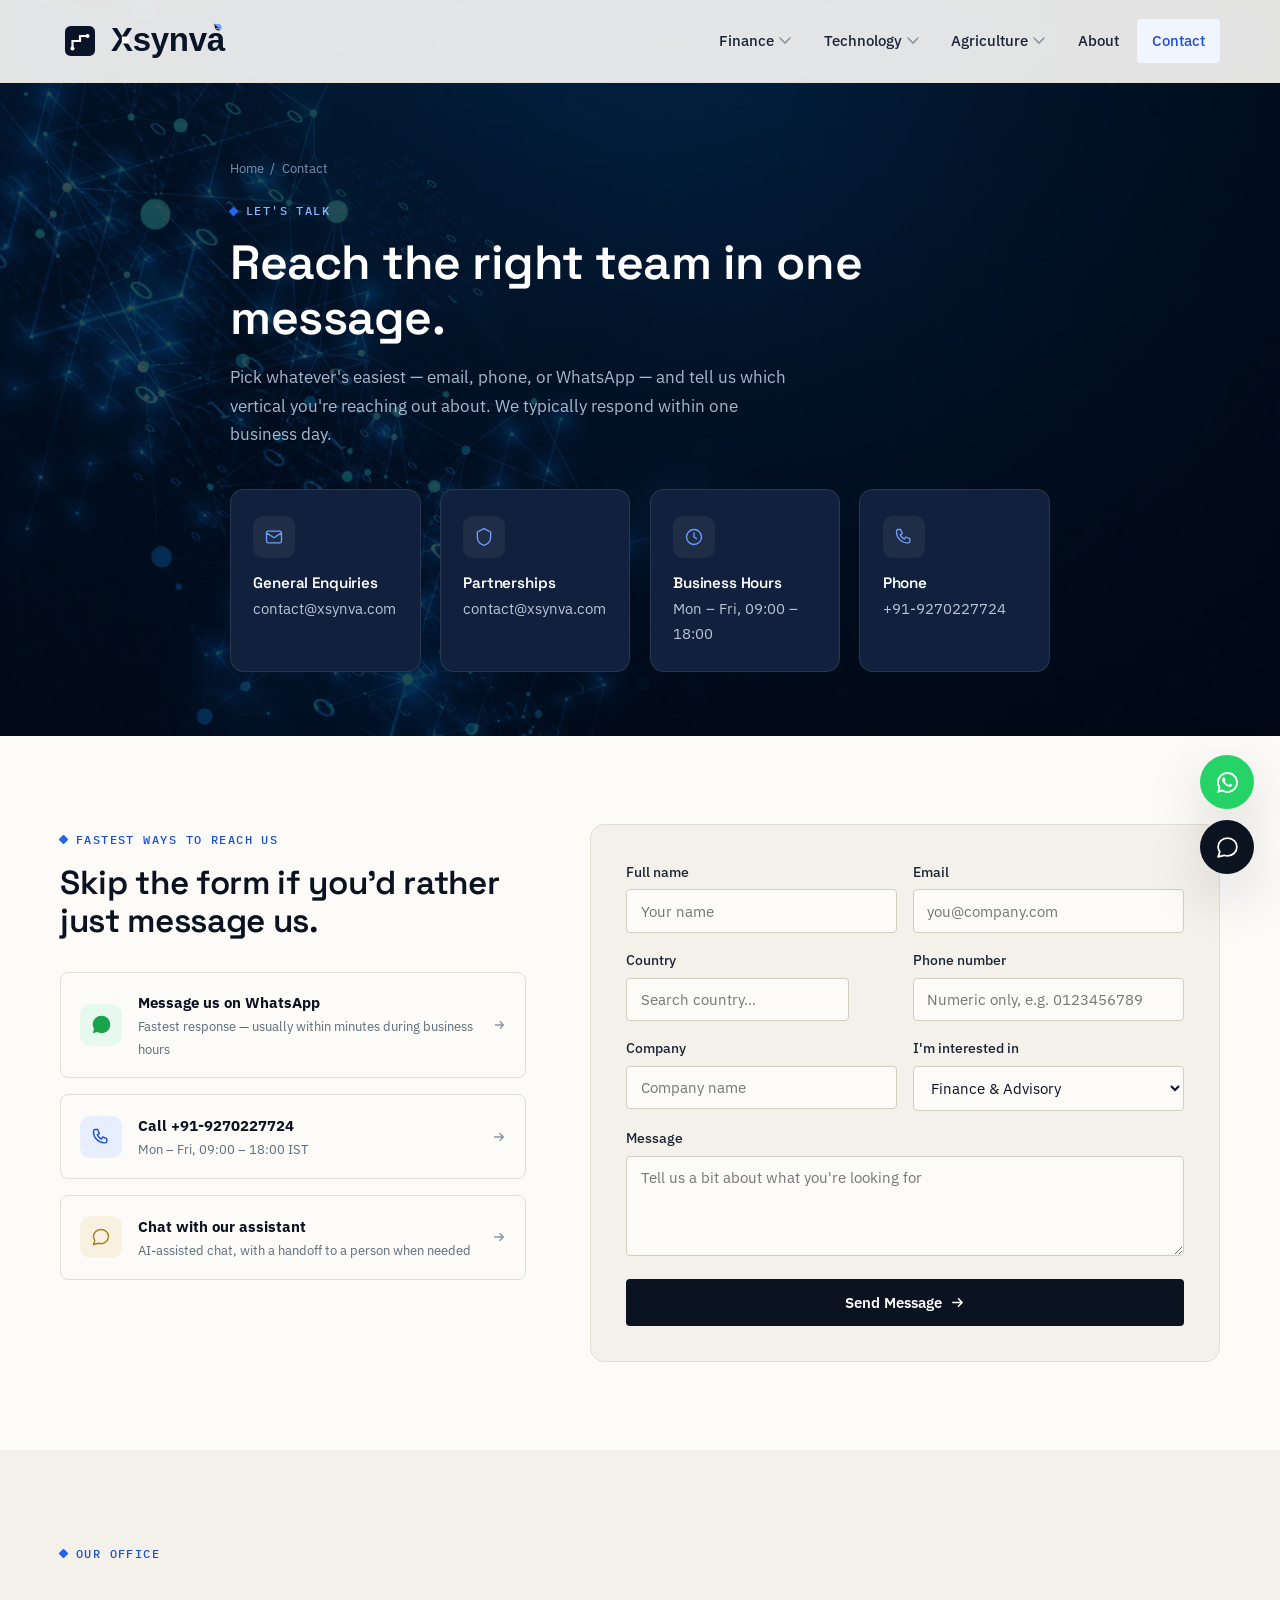
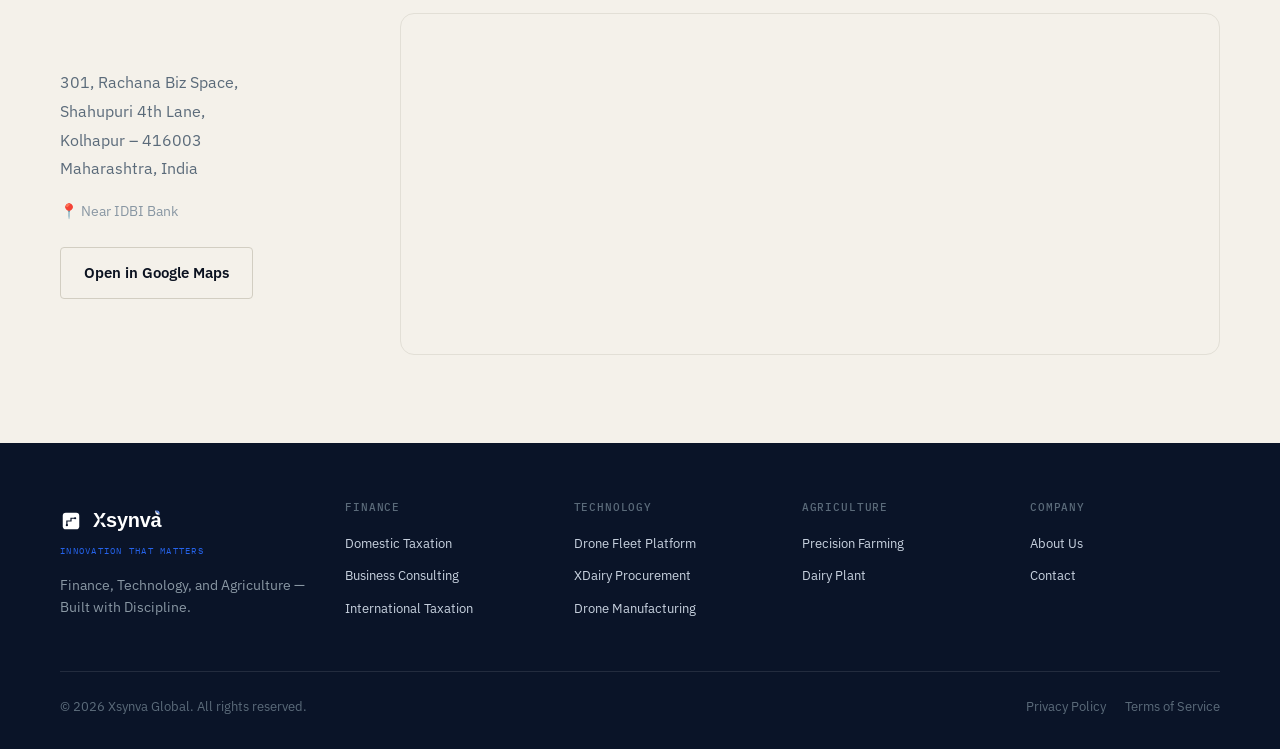
<file: contact.html>
<!DOCTYPE html>
<html lang="en">
<head>
<meta charset="UTF-8">
<meta name="viewport" content="width=device-width, initial-scale=1.0">
<title>Contact — Xsynva</title>
<meta name="description" content="Get in touch with Xsynva Global for finance, technology or agriculture inquiries — by email, phone, or WhatsApp.">
<link rel="canonical" href="https://xsynva.com/contact.html">
<link rel="manifest" href="site.webmanifest">
<link rel="icon" type="image/x-icon"             href="assets/images/favicons/favicon.ico">
<link rel="icon" type="image/png" sizes="16x16"  href="assets/images/favicons/favicon-16x16.png">
<link rel="icon" type="image/png" sizes="32x32"  href="assets/images/favicons/favicon-32x32.png">
<link rel="apple-touch-icon" sizes="180x180"     href="assets/images/favicons/apple-touch-icon.png">
<link rel="apple-touch-icon" sizes="152x152"     href="assets/images/favicons/apple-touch-icon-152x152.png">
<link rel="apple-touch-icon" sizes="120x120"     href="assets/images/favicons/apple-touch-icon-120x120.png">
<meta name="msapplication-TileImage"             content="assets/images/favicons/android-chrome-192x192.png">
<meta name="msapplication-TileColor"             content="#0A1428">
<meta name="theme-color"                         content="#0A1428">
<link rel="preconnect" href="https://fonts.googleapis.com">
<link rel="preconnect" href="https://fonts.gstatic.com" crossorigin>
<link href="https://fonts.googleapis.com/css2?family=Space+Grotesk:wght@400;500;600;700&family=IBM+Plex+Sans:ital,wght@0,400;0,500;0,600;0,700;1,400&family=IBM+Plex+Mono:wght@400;500&display=swap" rel="stylesheet">
<link rel="stylesheet" href="assets/css/base.css">
<link rel="stylesheet" href="assets/css/components.css">
<script src="https://challenges.cloudflare.com/turnstile/v0/api.js" async defer></script>
</head>
<body class="page-contact">

<header class="nav" id="siteNav">
  <div class="nav-inner">
    <a href="index.html" class="brand">      
      <span class="brand-mark">
        <!-- <img src="assets/images/optimized/logo_icon.png" alt="Xsynva" style="width:auto; height:44px;"> -->
        <svg width="40" height="40" viewBox="0 0 512 512" xmlns="http://www.w3.org/2000/svg">
        <!--
          Circuit-trace mark. Built on a strict 64px grid (512/8) so every turn
          is a clean 90-degree corner — engineered, not freehand.
          Single continuous trace, uniform stroke width, one terminal node (pad).
          Container: rounded square, suggesting a chip/PCB footprint.
          No rotational symmetry, no letterform, no radial blades.
        -->

        <!-- Container: rounded square, single flat color, acts as the chip/badge -->
        <rect x="64" y="64" width="384" height="384" rx="72" fill="#0A1428"/>

        <!-- Circuit trace: cut out in background color (here white) so it reads
              as an etched path inside the badge. Starts bottom-left, turns twice,
              ends top-right at a node. -->
        <path d="M 160 352
                  L 160 256
                  L 256 256
                  L 256 192
                  L 352 192"
              stroke="#FFFFFF"
              stroke-width="28"
              stroke-linecap="square"
              fill="none"/>

        <!-- Terminal node / pad -->
        <circle cx="352" cy="192" r="26" fill="#FFFFFF"/>

        <!-- Origin pad (small, grounded end) -->
        <circle cx="160" cy="352" r="26" fill="#FFFFFF"/>
        </svg>
      </span>

      <svg width="216" height="54" viewBox="0 0 340 80" xmlns="http://www.w3.org/2000/svg">
        <!--
          Xsynva wordmark — dark filled, navy-on-light, render-verified.
          Font: Chakra Petch Bold (must be loaded separately — see note below).
          Custom edit: a flat right-angle notch is cut into the X's crossing
          point, echoing the icon's two 90-degree circuit turns. This is the
          single deliberate link between icon and wordmark.
        -->
        <text x="0" y="56"
              font-family="'Chakra Petch', sans-serif"
              font-weight="700"
              font-size="52"
              letter-spacing="-0.5"
              fill="#0A1428">Xsynva</text>

        <g transform="translate(172,10) scale(0.24) rotate(-50 24 35)">
          <path d="M 0 -30 L -20 -2 L 0 -2 Z" fill="#0A1428"/>
          <path d="M 0 -30 L 20 -2 L 0 -2 Z" fill="#6E9CFF"/>
          <path d="M -20 -2 C -24 14, -14 28, 0 32 L 0 -2 Z" fill="#0A1428"/>
          <path d="M 20 -2 C 24 14, 14 28, 0 32 L 0 -2 Z" fill="#6E9CFF"/>
          <path d="M -13 4 C -6 14, -2 24, 0 32" stroke="#FFFFFF" stroke-width="4.2" fill="none" stroke-linecap="round"/>
        </g>

        <!-- Notch: cuts the X's crossing point in background color -->
        <path d="M 17 33 L 17 44 L 28 44 L 28 33 Z" fill="#FFFFFF"/>
      </svg>

      

      <!-- <span class="brand-text">Xsynva<small><span class="brand-tagline">Innovation That Matters</small></span> -->
    </a>

    <nav class="nav-links" aria-label="Primary">
      <div class="nav-item">
        <a href="finance.html" class="nav-link">Finance <svg viewBox="0 0 12 8" fill="none"><path d="M1 1L6 6L11 1" stroke="currentColor" stroke-width="1.6" stroke-linecap="round"/></svg></a>
        <div class="mega" style="width:380px;">
          <div class="mega-col">
            <h4>Finance</h4>
            <div class="mega-list">
              <a href="finance-advisory.html">Domestic Taxation</a>
              <a href="international-taxation.html">International Taxation</a>
            </div>
          </div>
        </div>
      </div>

      <div class="nav-item">
        <a href="technology.html" class="nav-link">Technology <svg viewBox="0 0 12 8" fill="none"><path d="M1 1L6 6L11 1" stroke="currentColor" stroke-width="1.6" stroke-linecap="round"/></svg></a>
        <div class="mega">
          <div class="mega-col">
            <h4>Drone Manufacturing</h4>
            <div class="mega-list">
              <a href="drone-manufacturing.html">Drone Programs</a>
            </div>
          </div>
          <div class="mega-col">
            <h4>Software Solutions</h4>
            <div class="mega-list">
              <a href="software-solutions.html#fleet-platform">Drone Fleet Management</a>
              <a href="software-solutions.html#xdairy">XDairy Procurement</a>
            </div>
          </div>
        </div>
      </div>

      <div class="nav-item">
        <a href="agriculture.html" class="nav-link">Agriculture <svg viewBox="0 0 12 8" fill="none"><path d="M1 1L6 6L11 1" stroke="currentColor" stroke-width="1.6" stroke-linecap="round"/></svg></a>
        <div class="mega">
          <div class="mega-col">
            <h4>Dairy Farm &amp; Research</h4>
            <div class="mega-list">
              <a href="agriculture.html#facilities">Modern Dairy Plant</a>
              <a href="agriculture.html#govt-programs">Government Programs</a>
            </div>
          </div>
          <div class="mega-col">
            <h4>Farm Technology</h4>
            <div class="mega-list">
              <a href="agri-technology.html#precision-farming">Precision Farming</a>
            </div>
          </div>
        </div>
      </div>

      <a href="about.html" class="nav-link">About</a>
      <a href="contact.html" class="nav-link active">Contact</a>
    </nav>    
  </div>
</header>

<div class="mdrawer" id="mobileDrawer">
  <div class="mdrawer-head">
    <span class="brand-text">Xsynva<small><span class="brand-tagline">Innovation That Matters</small></span>
    <button id="mobileCloseBtn" aria-label="Close menu" class="nav-menu-btn">
      <svg viewBox="0 0 18 18" fill="none"><path d="M3 3L15 15M15 3L3 15" stroke="currentColor" stroke-width="1.6" stroke-linecap="round"/></svg>
    </button>
  </div>
  <nav class="mdrawer-links">
    <a href="finance.html">Finance</a>
    <a href="technology.html">Technology</a>
    <a href="agriculture.html">Dairy Farm &amp; Research</a>
    <a href="agri-technology.html">Farm Technology</a>
    <a href="about.html">About</a>
    <a href="contact.html">Contact</a>
  </nav>  
</div>
<div class="mdrawer-backdrop" id="mdrawerBackdrop"></div>

<main>

<section class="page-hero">
  <div class="wrap page-hero-inner" style="max-width:900px;">
    <div class="crumb"><a href="index.html">Home</a><span>/</span><span>Contact</span></div>
    <span class="eyebrow on-dark">Let's Talk</span>
    <h1>Reach the right team in one message.</h1>
    <p class="lead">Pick whatever's easiest — email, phone, or WhatsApp — and tell us which vertical you're reaching out about. We typically respond within one business day.</p>

    <div class="contact-options">
      <div class="copt">
        <span class="co-icon"><svg viewBox="0 0 24 24" fill="none"><path d="M3 7L11.06 12.36C11.63 12.73 12.37 12.73 12.94 12.36L21 7M5 19H19C20.1 19 21 18.1 21 17V7C21 5.9 20.1 5 19 5H5C3.9 5 3 5.9 3 7V17C3 18.1 3.9 19 5 19Z" stroke="currentColor" stroke-width="1.6" stroke-linecap="round" stroke-linejoin="round"/></svg></span>
        <h4>General Enquiries</h4>
        <a class="co-value" href="mailto:contact@xsynva.com">contact@xsynva.com</a>
      </div>
      <div class="copt">
        <span class="co-icon"><svg viewBox="0 0 24 24" fill="none"><path d="M12 2L20 6V12C20 17 16.5 20.5 12 22C7.5 20.5 4 17 4 12V6L12 2Z" stroke="currentColor" stroke-width="1.6" stroke-linecap="round" stroke-linejoin="round"/></svg></span>
        <h4>Partnerships</h4>
        <a class="co-value" href="mailto:contact@xsynva.com">contact@xsynva.com</a>
      </div>
      <div class="copt">
        <span class="co-icon"><svg viewBox="0 0 24 24" fill="none"><circle cx="12" cy="12" r="9" stroke="currentColor" stroke-width="1.6"/><path d="M12 7V12L15 14" stroke="currentColor" stroke-width="1.6" stroke-linecap="round"/></svg></span>
        <h4>Business Hours</h4>
        <span class="co-value">Mon – Fri, 09:00 – 18:00</span>
      </div>
      <div class="copt">
        <span class="co-icon"><svg viewBox="0 0 24 24" fill="none"><path d="M3 5C3 3.9 3.9 3 5 3H8L10 8L7.5 9.5C8.5 11.5 10.5 13.5 12.5 14.5L14 12L19 14V17C19 18.1 18.1 19 17 19H16C9 19 3 13 3 6V5Z" stroke="currentColor" stroke-width="1.6" stroke-linecap="round" stroke-linejoin="round"/></svg></span>
        <h4>Phone</h4>
        <a class="co-value" href="tel:+919270227724">+91-9270227724</a>
      </div>
    </div>
  </div>
</section>

<section class="section">
  <div class="wrap contact-grid">
    <div>
      <span class="eyebrow">Fastest Ways to Reach Us</span>
      <h2 style="margin-top:0.8rem; font-size: clamp(1.7rem, 2.6vw, 2.1rem);">Skip the form if you'd rather just message us.</h2>
      <div class="quick-actions">
        <a href="https://wa.me/919270227724" target="_blank" rel="noopener" class="qa-card whatsapp">
          <span class="qa-icon"><svg viewBox="0 0 24 24" fill="currentColor"><path d="M12 2C6.48 2 2 6.48 2 12C2 13.85 2.5 15.58 3.38 17.07L2 22L7.05 20.66C8.5 21.5 10.19 22 12 22C17.52 22 22 17.52 22 12C22 6.48 17.52 2 12 2ZM16.4 13.9C16.15 13.78 14.95 13.19 14.72 13.11C14.49 13.02 14.33 12.98 14.16 13.23C14 13.48 13.53 14.04 13.38 14.21C13.24 14.37 13.1 14.39 12.86 14.27C11.32 13.55 10.3 12.86 9.27 11.13C9.19 10.99 9.32 10.85 9.45 10.7C9.7 10.4 9.94 10.1 10.06 9.82C10.14 9.65 10.1 9.51 10.02 9.36C9.94 9.21 9.5 8.04 9.31 7.59C9.13 7.16 8.95 7.22 8.81 7.21C8.68 7.21 8.34 7.21 8.34 7.21C8.18 7.21 7.91 7.27 7.68 7.52C7.45 7.77 6.8 8.38 6.8 9.55C6.8 10.71 7.7 11.85 7.82 12C7.95 12.15 9.5 14.65 11.95 15.65C14.18 16.56 14.6 16.23 15.02 16.19C15.99 15.65 16.21 15.07C16.43 14.49 16.43 14 16.36 13.9Z"/></svg></span>
          <span><strong>Message us on WhatsApp</strong><span>Fastest response — usually within minutes during business hours</span></span>
          <svg class="qa-arrow" viewBox="0 0 16 16" fill="none"><path d="M3 8H13M13 8L9 4M13 8L9 12" stroke="currentColor" stroke-width="1.6" stroke-linecap="round" stroke-linejoin="round"/></svg>
        </a>
        <a href="tel:+919270227724" class="qa-card call">
          <span class="qa-icon"><svg viewBox="0 0 24 24" fill="none"><path d="M3 5C3 3.9 3.9 3 5 3H8L10 8L7.5 9.5C8.5 11.5 10.5 13.5 12.5 14.5L14 12L19 14V17C19 18.1 18.1 19 17 19H16C9 19 3 13 3 6V5Z" stroke="currentColor" stroke-width="1.7" stroke-linecap="round" stroke-linejoin="round"/></svg></span>
          <span><strong>Call +91-9270227724</strong><span>Mon – Fri, 09:00 – 18:00 IST</span></span>
          <svg class="qa-arrow" viewBox="0 0 16 16" fill="none"><path d="M3 8H13M13 8L9 4M13 8L9 12" stroke="currentColor" stroke-width="1.6" stroke-linecap="round" stroke-linejoin="round"/></svg>
        </a>
        <a href="#" id="chatLauncher2" class="qa-card chat">
          <span class="qa-icon"><svg viewBox="0 0 24 24" fill="none"><path d="M21 11.5C21 16.19 16.97 20 12 20C10.84 20 9.74 19.81 8.73 19.46L3 21L4.62 16.07C3.6 14.84 3 13.24 3 11.5C3 6.81 7.03 3 12 3C16.97 3 21 6.81 21 11.5Z" stroke="currentColor" stroke-width="1.7" stroke-linecap="round" stroke-linejoin="round"/></svg></span>
          <span><strong>Chat with our assistant</strong><span>AI-assisted chat, with a handoff to a person when needed</span></span>
          <svg class="qa-arrow" viewBox="0 0 16 16" fill="none"><path d="M3 8H13M13 8L9 4M13 8L9 12" stroke="currentColor" stroke-width="1.6" stroke-linecap="round" stroke-linejoin="round"/></svg>
        </a>
      </div>
    </div>

    <form class="contact-form" id="contactForm">
      <!-- Honeypot — hidden from real visitors via CSS + tabindex/autocomplete off,
           left unset by browsers/humans, but often auto-filled by simple bots.
           If this has a value on submit, the request is silently dropped
           server-side. Not part of the visible form. -->
      <div style="position:absolute; left:-9999px; width:1px; height:1px; overflow:hidden;" aria-hidden="true">
        <label for="cf-website">Leave this field empty</label>
        <input id="cf-website" type="text" tabindex="-1" autocomplete="off">
      </div>
      <div class="form-row">
        <div class="form-field"><label for="cf-name">Full name</label><input id="cf-name" type="text" placeholder="Your name" required></div>
        <div class="form-field"><label for="cf-email">Email</label><input id="cf-email" type="email" placeholder="you@company.com" required></div>
      </div>
      <div class="form-row">
        <div class="form-field country-field">
          <label for="cf-country-search">Country</label>
          <div class="country-combobox">
            <input id="cf-country-search" type="text" placeholder="Search country…" autocomplete="off"
                   role="combobox" aria-expanded="false" aria-controls="cf-country-list" aria-autocomplete="list">
            <input type="hidden" id="cf-country-dial">
            <input type="hidden" id="cf-country-name">
            <div id="cf-country-list" class="country-dropdown" role="listbox" hidden></div>
          </div>
        </div>
        <div class="form-field">
          <label for="cf-phone">Phone number</label>
          <input id="cf-phone" type="tel" inputmode="numeric" placeholder="Numeric only, e.g. 0123456789">
        </div>
      </div>
      <div class="form-row">
        <div class="form-field"><label for="cf-company">Company</label><input id="cf-company" type="text" placeholder="Company name"></div>
        <div class="form-field">
          <label for="cf-vertical">I'm interested in</label>
          <select id="cf-vertical">
            <option>Finance &amp; Advisory</option>
            <option>Technology &amp; AI</option>
            <option>Drone Manufacturing</option>
            <option>Agriculture &amp; XDairy</option>
            <option>General Inquiry</option>
          </select>
        </div>
      </div>
      <div class="form-row">
        <div class="form-field full"><label for="cf-message">Message</label><textarea id="cf-message" rows="4" placeholder="Tell us a bit about what you're looking for"></textarea></div>
      </div>
      <div class="cf-turnstile" data-sitekey="1x00000000000000000000AA" data-theme="light" style="margin-bottom:1rem;"></div>
      <button type="submit" class="btn btn-primary">Send Message <svg viewBox="0 0 16 16" fill="none"><path d="M3 8H13M13 8L9 4M13 8L9 12" stroke="currentColor" stroke-width="1.6" stroke-linecap="round" stroke-linejoin="round"/></svg></button>
    </form>
  </div>
</section>
<section class="section section--tint">
  <div class="wrap">
    <div class="section-head">
      <span class="eyebrow">Our Office</span>
    </div>
    <div class="office-grid">
      <div>
        <p style="font-size:1rem; color:var(--steel); line-height:1.8; margin:0;">
          301, Rachana Biz Space,<br>
          Shahupuri 4th Lane,<br>
          Kolhapur – 416003<br>
          Maharashtra, India
        </p>
        <p style="margin-top:1rem; font-size:0.9rem; color:var(--steel-lt);">
          📍 Near IDBI Bank
        </p>
        <a href="https://maps.google.com/?q=16.700808585833943,74.23586580368392" target="_blank" rel="noopener" class="btn btn-secondary" style="margin-top:1.5rem; display:inline-flex;">
          Open in Google Maps
        </a>
      </div>
      <div style="border-radius: var(--radius-lg); overflow:hidden; border:1px solid var(--line);">
        <iframe
          src="https://maps.google.com/maps?q=16.700808585833943,74.23586580368392&z=16&output=embed"
          width="100%" height="340" style="border:0; display:block;"
          allowfullscreen loading="lazy" referrerpolicy="no-referrer-when-downgrade">
        </iframe>
      </div>
    </div>
  </div>
</section>

</main>

<footer class="footer">
  <div class="wrap">
    <div class="footer-grid">
      <div class="footer-brand">
        <span>
          <a href="index.html" class="brand brand-footer">
            <span class="brand-mark">
              <svg width="22" height="22" viewBox="0 0 512 512" xmlns="http://www.w3.org/2000/svg">
                <rect x="64" y="64" width="384" height="384" rx="72" fill="#FFFFFF"/>
                <path d="M 160 352 L 160 256 L 256 256 L 256 192 L 352 192" stroke="#0A1428" stroke-width="28" stroke-linecap="square" fill="none"/>
                <circle cx="352" cy="192" r="26" fill="#0A1428"/>
                <circle cx="160" cy="352" r="26" fill="#0A1428"/>
              </svg>
            </span>

            <svg width="130" height="40" viewBox="0 0 340 80" xmlns="http://www.w3.org/2000/svg">
              <text x="0" y="56" font-family="'Chakra Petch', sans-serif" font-weight="700" font-size="52" letter-spacing="-0.5" fill="#FFFFFF">Xsynva</text>
              <g transform="translate(172,10) scale(0.24) rotate(-50 24 35)">
                <path d="M 0 -30 L -20 -2 L 0 -2 Z" fill="#FFFFFF"/>
                <path d="M 0 -30 L 20 -2 L 0 -2 Z" fill="#6E9CFF"/>
                <path d="M -20 -2 C -24 14, -14 28, 0 32 L 0 -2 Z" fill="#FFFFFF"/>
                <path d="M 20 -2 C 24 14, 14 28, 0 32 L 0 -2 Z" fill="#6E9CFF"/>
                <path d="M -13 4 C -6 14, -2 24, 0 32" stroke="#FFFFFF" stroke-width="4.2" fill="none" stroke-linecap="round"/>
              </g>
              <path d="M 17 33 L 17 44 L 28 44 L 28 33 Z" fill="#0A1428"/>
            </svg>
          </a>

          <small class="brand-tagline">Innovation That Matters</small>
        </span>
        <p>Finance, Technology, and Agriculture — Built with Discipline.</p>
      </div>
      <div class="footer-col">
        <h5>Finance</h5>
        <a href="finance-advisory.html">Domestic Taxation</a>
        <a href="finance-advisory.html#consulting">Business Consulting</a>
        <a href="international-taxation.html">International Taxation</a>
      </div>
      <div class="footer-col">
        <h5>Technology</h5>
        <a href="software-solutions.html#fleet-platform">Drone Fleet Platform</a>
        <a href="software-solutions.html#xdairy">XDairy Procurement</a>
        <a href="drone-manufacturing.html">Drone Manufacturing</a>
      </div>
      <div class="footer-col">
        <h5>Agriculture</h5>
        <a href="agri-technology.html#precision-farming">Precision Farming</a>
        <a href="agriculture.html#facilities">Dairy Plant</a>
      </div>      
      <div class="footer-col">
        <h5>Company</h5>
        <a href="about.html">About Us</a>
        <a href="contact.html">Contact</a>
      </div>
    </div>
    <div class="footer-bottom">
      <span>&copy; <span id="current_year"></span> Xsynva Global. All rights reserved.</span>
      <div class="fb-links">
        <a href="privacy-policy.html">Privacy Policy</a>
        <a href="terms-of-service.html">Terms of Service</a>
      </div>
    </div>
  </div>
</footer>

<div class="float-stack">
  <a href="https://wa.me/919270227724" class="float-btn whatsapp" target="_blank" rel="noopener" aria-label="Chat on WhatsApp">
    <svg viewBox="0 0 24 24" fill="currentColor"><path d="M12 2C6.48 2 2 6.48 2 12C2 13.85 2.5 15.58 3.38 17.07L2 22L7.05 20.66C8.5 21.5 10.19 22 12 22C17.52 22 22 17.52 22 12C22 6.48 17.52 2 12 2ZM12 20.2C10.4 20.2 8.9 19.75 7.62 18.95L7.3 18.76L4.65 19.46L5.37 16.9L5.16 16.56C4.28 15.22 3.8 13.65 3.8 12C3.8 7.47 7.47 3.8 12 3.8C16.53 3.8 20.2 7.47 20.2 12C20.2 16.53 16.53 20.2 12 20.2ZM16.4 13.9C16.15 13.78 14.95 13.19 14.72 13.11C14.49 13.02 14.33 12.98 14.16 13.23C14 13.48 13.53 14.04 13.38 14.21C13.24 14.37 13.1 14.39 12.86 14.27C11.32 13.55 10.3 12.86 9.27 11.13C9.19 10.99 9.32 10.85 9.45 10.7C9.57 10.56 9.7 10.4 9.82 10.25C9.94 10.1 9.98 9.99 10.06 9.82C10.14 9.65 10.1 9.51 10.02 9.36C9.94 9.21 9.5 8.04 9.31 7.59C9.13 7.16 8.95 7.22 8.81 7.21C8.68 7.21 8.51 7.21 8.34 7.21C8.18 7.21 7.91 7.27 7.68 7.52C7.45 7.77 6.8 8.38 6.8 9.55C6.8 10.71 7.7 11.85 7.82 12C7.95 12.15 9.5 14.65 11.95 15.65C14.18 16.56 14.18 16.27 14.6 16.23C15.02 16.19 15.99 15.65 16.21 15.07C16.43 14.49 16.43 14 16.36 13.9C16.31 13.81 16.4 13.9 16.4 13.9Z"/></svg>
  </a>
  <a href="#" id="chatLauncher" class="float-btn chat" aria-label="Open chat assistant">
    <svg viewBox="0 0 24 24" fill="none"><path d="M21 11.5C21 16.19 16.97 20 12 20C10.84 20 9.74 19.81 8.73 19.46L3 21L4.62 16.07C3.6 14.84 3 13.24 3 11.5C3 6.81 7.03 3 12 3C16.97 3 21 6.81 21 11.5Z" stroke="currentColor" stroke-width="1.7" stroke-linecap="round" stroke-linejoin="round"/></svg>
  </a>
</div>

<script src="assets/js/main.js"></script>
<script src="assets/js/countries.js"></script>
<script src="assets/js/contact-form.js"></script>
</body>
</html>
</file>
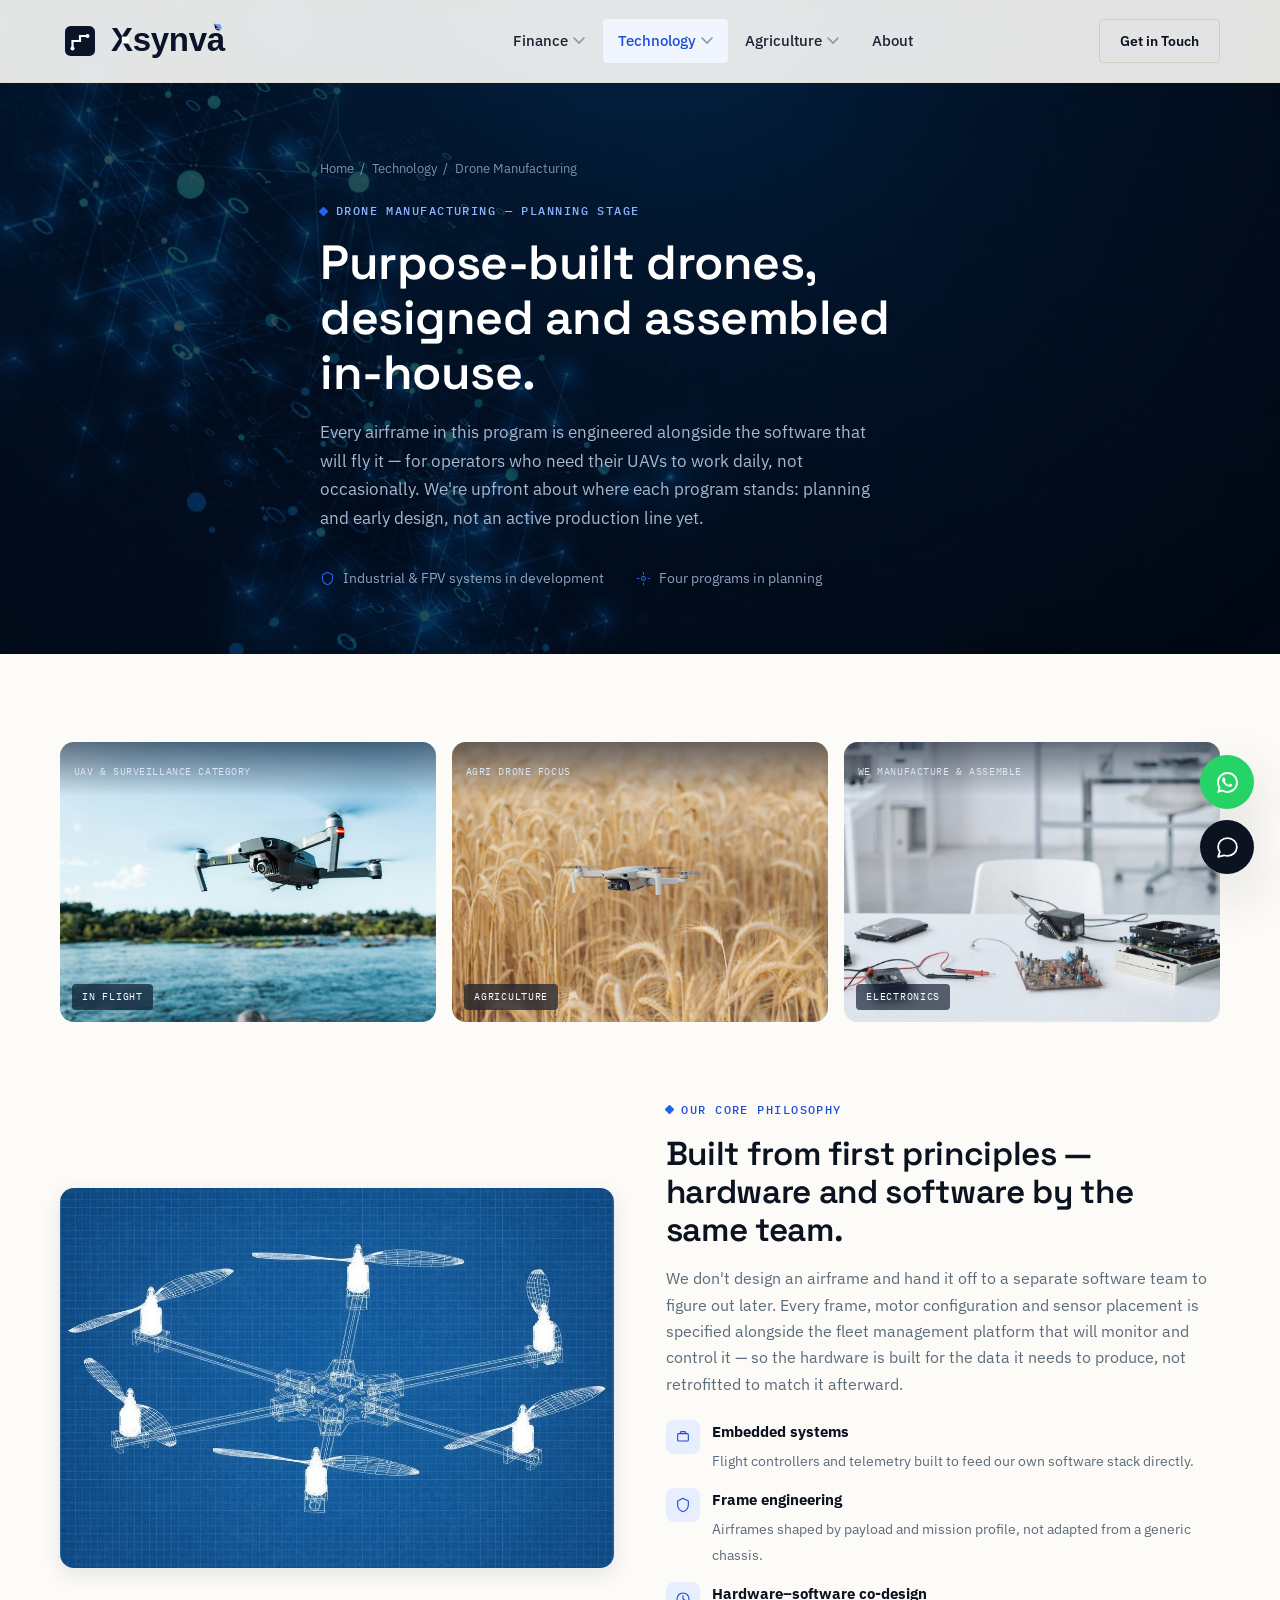
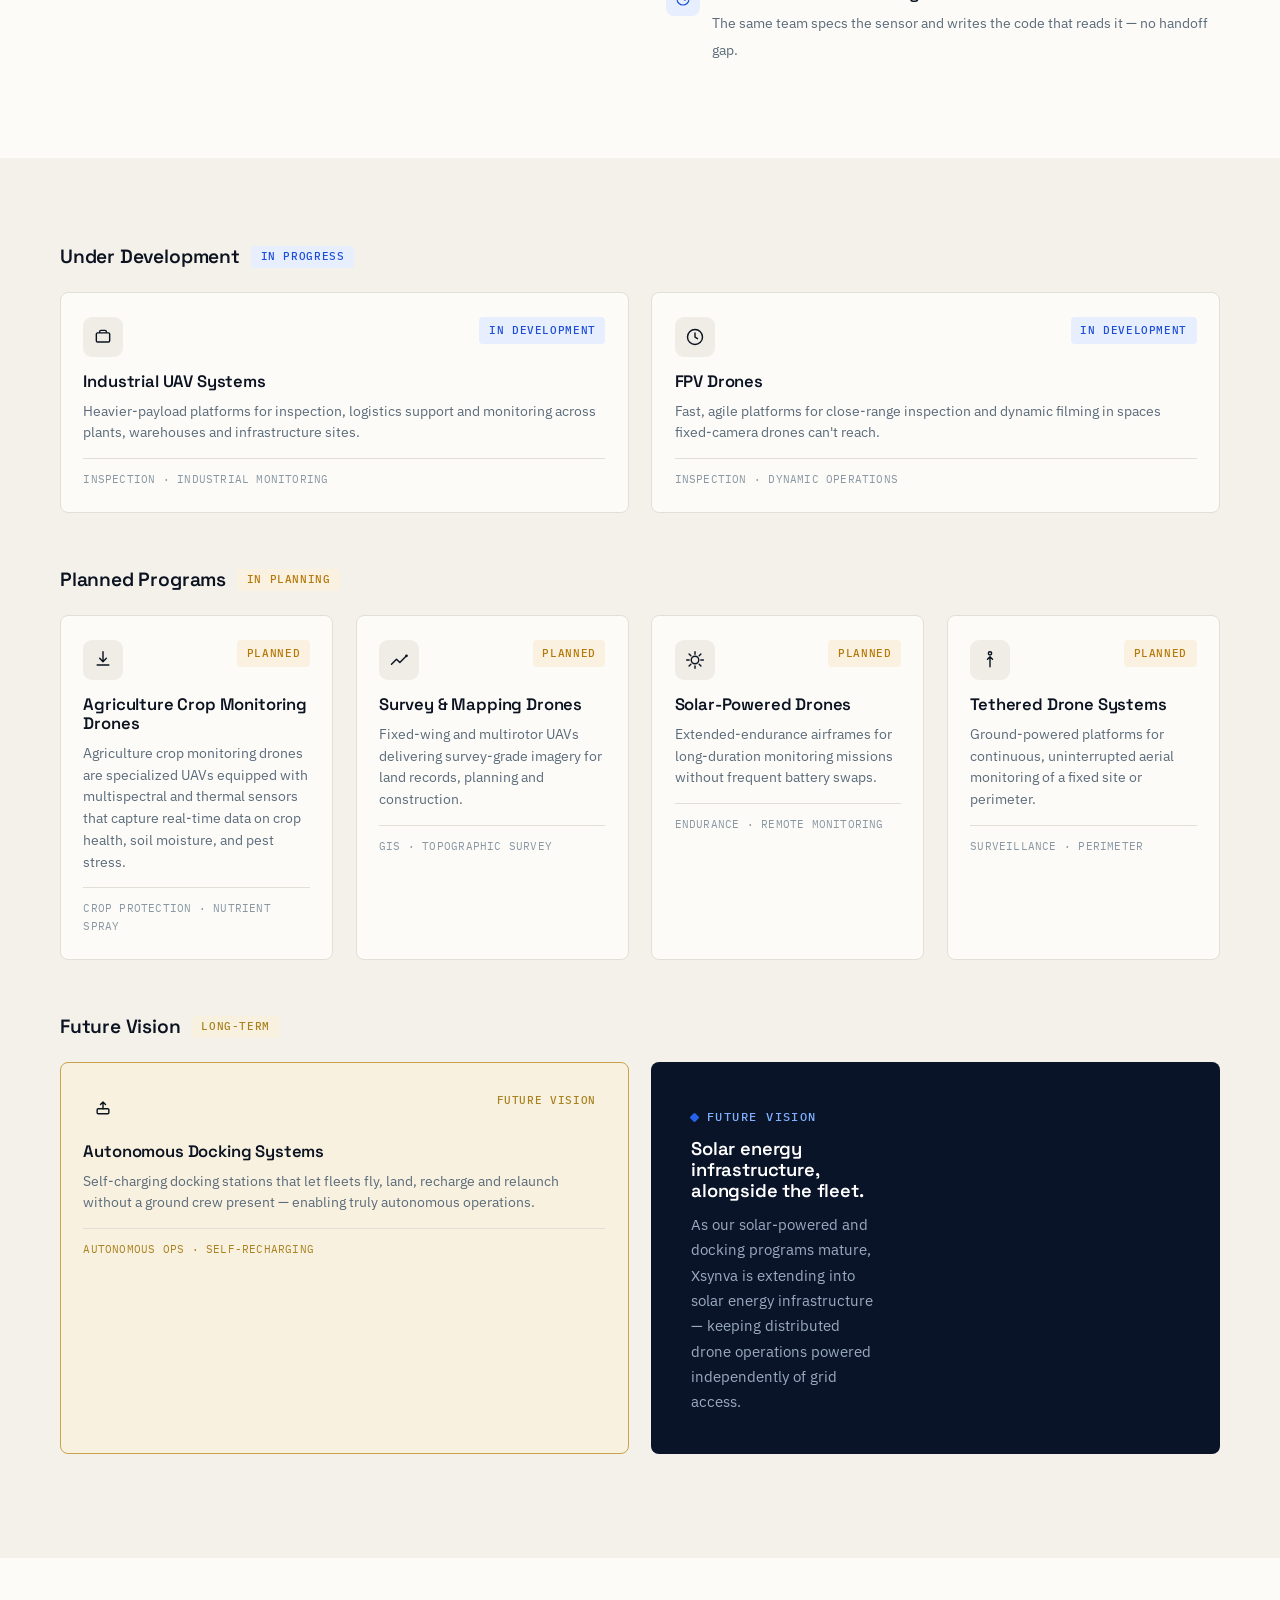
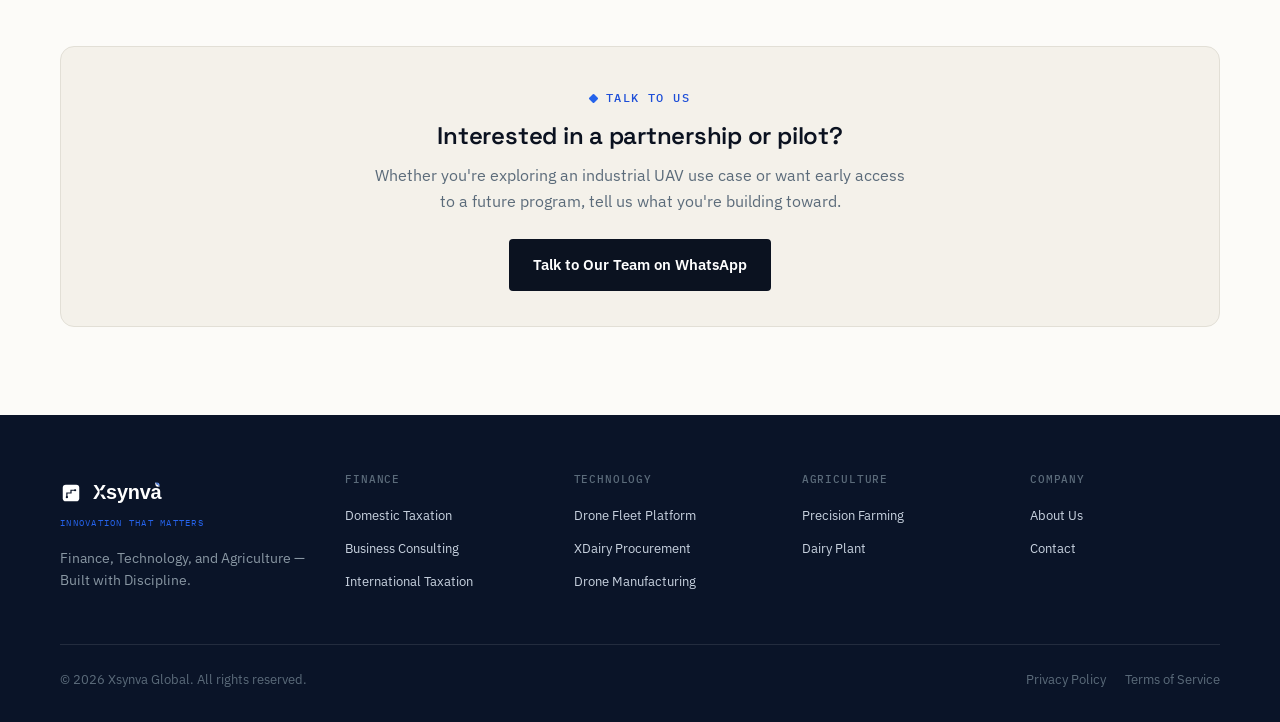
<file: drone-manufacturing.html>
<!DOCTYPE html>
<html lang="en">
<head>
<meta charset="UTF-8">
<meta name="viewport" content="width=device-width, initial-scale=1.0">
<title>Drone Manufacturing — Xsynva</title>
<meta name="description" content="Xsynva Global's drone manufacturing program: purpose-built UAVs designed and assembled in-house, with industrial, agricultural and FPV airframes in development.">
<link rel="canonical" href="https://xsynva.com/drone-manufacturing.html">
<link rel="manifest" href="site.webmanifest">
<link rel="icon" type="image/x-icon"             href="assets/images/favicons/favicon.ico">
<link rel="icon" type="image/png" sizes="16x16"  href="assets/images/favicons/favicon-16x16.png">
<link rel="icon" type="image/png" sizes="32x32"  href="assets/images/favicons/favicon-32x32.png">
<link rel="apple-touch-icon" sizes="180x180"     href="assets/images/favicons/apple-touch-icon.png">
<link rel="apple-touch-icon" sizes="152x152"     href="assets/images/favicons/apple-touch-icon-152x152.png">
<link rel="apple-touch-icon" sizes="120x120"     href="assets/images/favicons/apple-touch-icon-120x120.png">
<meta name="msapplication-TileImage"             content="assets/images/favicons/android-chrome-192x192.png">
<meta name="msapplication-TileColor"             content="#0A1428">
<meta name="theme-color"                         content="#0A1428">
<link rel="preconnect" href="https://fonts.googleapis.com">
<link rel="preconnect" href="https://fonts.gstatic.com" crossorigin>
<link href="https://fonts.googleapis.com/css2?family=Space+Grotesk:wght@400;500;600;700&family=IBM+Plex+Sans:ital,wght@0,400;0,500;0,600;0,700;1,400&family=IBM+Plex+Mono:wght@400;500&display=swap" rel="stylesheet">
<link rel="stylesheet" href="assets/css/base.css">
<link rel="stylesheet" href="assets/css/components.css">
</head>
<body class="page-drone-manufacturing">

<header class="nav" id="siteNav">
  <div class="nav-inner">
    <a href="index.html" class="brand">      
      <span class="brand-mark">
        <!-- <img src="assets/images/optimized/logo_icon.png" alt="Xsynva" style="width:auto; height:44px;"> -->
        <svg width="40" height="40" viewBox="0 0 512 512" xmlns="http://www.w3.org/2000/svg">
        <!--
          Circuit-trace mark. Built on a strict 64px grid (512/8) so every turn
          is a clean 90-degree corner — engineered, not freehand.
          Single continuous trace, uniform stroke width, one terminal node (pad).
          Container: rounded square, suggesting a chip/PCB footprint.
          No rotational symmetry, no letterform, no radial blades.
        -->

        <!-- Container: rounded square, single flat color, acts as the chip/badge -->
        <rect x="64" y="64" width="384" height="384" rx="72" fill="#0A1428"/>

        <!-- Circuit trace: cut out in background color (here white) so it reads
              as an etched path inside the badge. Starts bottom-left, turns twice,
              ends top-right at a node. -->
        <path d="M 160 352
                  L 160 256
                  L 256 256
                  L 256 192
                  L 352 192"
              stroke="#FFFFFF"
              stroke-width="28"
              stroke-linecap="square"
              fill="none"/>

        <!-- Terminal node / pad -->
        <circle cx="352" cy="192" r="26" fill="#FFFFFF"/>

        <!-- Origin pad (small, grounded end) -->
        <circle cx="160" cy="352" r="26" fill="#FFFFFF"/>
        </svg>
      </span>

      <svg width="216" height="54" viewBox="0 0 340 80" xmlns="http://www.w3.org/2000/svg">
        <!--
          Xsynva wordmark — dark filled, navy-on-light, render-verified.
          Font: Chakra Petch Bold (must be loaded separately — see note below).
          Custom edit: a flat right-angle notch is cut into the X's crossing
          point, echoing the icon's two 90-degree circuit turns. This is the
          single deliberate link between icon and wordmark.
        -->
        <text x="0" y="56"
              font-family="'Chakra Petch', sans-serif"
              font-weight="700"
              font-size="52"
              letter-spacing="-0.5"
              fill="#0A1428">Xsynva</text>

        <g transform="translate(172,10) scale(0.24) rotate(-50 24 35)">
          <path d="M 0 -30 L -20 -2 L 0 -2 Z" fill="#0A1428"/>
          <path d="M 0 -30 L 20 -2 L 0 -2 Z" fill="#6E9CFF"/>
          <path d="M -20 -2 C -24 14, -14 28, 0 32 L 0 -2 Z" fill="#0A1428"/>
          <path d="M 20 -2 C 24 14, 14 28, 0 32 L 0 -2 Z" fill="#6E9CFF"/>
          <path d="M -13 4 C -6 14, -2 24, 0 32" stroke="#FFFFFF" stroke-width="4.2" fill="none" stroke-linecap="round"/>
        </g>

        <!-- Notch: cuts the X's crossing point in background color -->
        <path d="M 17 33 L 17 44 L 28 44 L 28 33 Z" fill="#FFFFFF"/>
      </svg>

      

      <!-- <span class="brand-text">Xsynva<small><span class="brand-tagline">Innovation That Matters</small></span> -->
    </a>

    <nav class="nav-links" aria-label="Primary">
      <div class="nav-item">
        <a href="finance.html" class="nav-link">Finance <svg viewBox="0 0 12 8" fill="none"><path d="M1 1L6 6L11 1" stroke="currentColor" stroke-width="1.6" stroke-linecap="round"/></svg></a>
        <div class="mega" style="width:380px;">
          <div class="mega-col">
            <h4>Finance</h4>
            <div class="mega-list">
              <a href="finance-advisory.html">Domestic Taxation</a>
              <a href="international-taxation.html">International Taxation</a>
            </div>
          </div>
        </div>
      </div>

      <div class="nav-item">
        <a href="technology.html" class="nav-link active">Technology <svg viewBox="0 0 12 8" fill="none"><path d="M1 1L6 6L11 1" stroke="currentColor" stroke-width="1.6" stroke-linecap="round"/></svg></a>
        <div class="mega">
          <div class="mega-col">
            <h4>Drone Manufacturing</h4>
            <div class="mega-list">
              <a href="drone-manufacturing.html">Drone Programs</a>
            </div>
          </div>
          <div class="mega-col">
            <h4>Software Solutions</h4>
            <div class="mega-list">
              <a href="software-solutions.html#fleet-platform">Drone Fleet Management</a>
              <a href="software-solutions.html#xdairy">XDairy Procurement</a>
            </div>
          </div>
        </div>
      </div>

      <div class="nav-item">
        <a href="agriculture.html" class="nav-link">Agriculture <svg viewBox="0 0 12 8" fill="none"><path d="M1 1L6 6L11 1" stroke="currentColor" stroke-width="1.6" stroke-linecap="round"/></svg></a>
        <div class="mega">
          <div class="mega-col">
            <h4>Dairy Farm &amp; Research</h4>
            <div class="mega-list">
              <a href="agriculture.html#facilities">Modern Dairy Plant</a>
              <a href="agriculture.html#govt-programs">Government Programs</a>
            </div>
          </div>
          <div class="mega-col">
            <h4>Farm Technology</h4>
            <div class="mega-list">
              <a href="agri-technology.html#precision-farming">Precision Farming</a>
            </div>
          </div>
        </div>
      </div>

      <a href="about.html" class="nav-link">About</a>
    </nav>

    <div class="nav-cta-group">
      <a href="contact.html" class="btn btn-secondary nav-cta">Get in Touch</a>
      <button class="nav-menu-btn" aria-label="Open menu" id="mobileMenuBtn">
        <svg viewBox="0 0 18 18" fill="none"><path d="M2 4.5H16M2 9H16M2 13.5H16" stroke="currentColor" stroke-width="1.6" stroke-linecap="round"/></svg>
      </button>
    </div>
  </div>
</header>

<div class="mdrawer" id="mobileDrawer">
  <div class="mdrawer-head">
    <span class="brand-text">Xsynva<small><span class="brand-tagline">Innovation That Matters</small></span>
    <button id="mobileCloseBtn" aria-label="Close menu" class="nav-menu-btn">
      <svg viewBox="0 0 18 18" fill="none"><path d="M3 3L15 15M15 3L3 15" stroke="currentColor" stroke-width="1.6" stroke-linecap="round"/></svg>
    </button>
  </div>
  <nav class="mdrawer-links">
    <a href="finance.html">Finance</a>
    <a href="technology.html">Technology</a>
    <a href="agriculture.html">Dairy Farm &amp; Research</a>
    <a href="agri-technology.html">Farm Technology</a>
    <a href="about.html">About</a>
    <a href="contact.html">Contact</a>
  </nav>
  <a href="contact.html" class="btn btn-secondary nav-cta">Get in Touch</a>
</div>
<div class="mdrawer-backdrop" id="mdrawerBackdrop"></div>

<main>

<section class="page-hero">
  <div class="wrap page-hero-inner">
    <div class="crumb"><a href="index.html">Home</a><span>/</span><a href="technology.html">Technology</a><span>/</span><span>Drone Manufacturing</span></div>
    <span class="eyebrow on-dark">Drone Manufacturing — Planning Stage</span>
    <h1>Purpose-built drones, designed and assembled in-house.</h1>
    <p class="lead">Every airframe in this program is engineered alongside the software that will fly it — for operators who need their UAVs to work daily, not occasionally. We're upfront about where each program stands: planning and early design, not an active production line yet.</p>
    <div class="page-hero-meta">
      <span class="phm"><svg viewBox="0 0 24 24" fill="none"><path d="M12 2L20 6V12C20 17 16.5 20.5 12 22C7.5 20.5 4 17 4 12V6L12 2Z" stroke="currentColor" stroke-width="1.7" stroke-linecap="round" stroke-linejoin="round"/></svg> Industrial &amp; FPV systems in development</span>
      <span class="phm"><svg viewBox="0 0 24 24" fill="none"><circle cx="12" cy="12" r="3" stroke="currentColor" stroke-width="1.7"/><path d="M12 2V5M12 19V22M2 12H5M19 12H22" stroke="currentColor" stroke-width="1.7" stroke-linecap="round"/></svg> Four programs in planning</span>
    </div>
  </div>
</section>

<!-- ═══════════════════════════════════════════════
     IMAGE SHOWCASE
════════════════════════════════════════════════ -->
<section class="section">
  <div class="wrap">

    <div class="drone-showcase">
      <div class="drone-showcase-img">
        <img src="assets/images/optimized/drone-water.jpg" alt="UAV in flight over open water">
        <div class="ds-caption"><span>UAV &amp; SURVEILLANCE CATEGORY</span></div>
        <span class="ds-label">In Flight</span>
      </div>
      <div class="drone-showcase-img">
        <img src="assets/images/optimized/drone-agri.jpg" alt="Agricultural drone flying over a wheat field">
        <div class="ds-caption"><span>AGRI DRONE FOCUS</span></div>
        <span class="ds-label">Agriculture</span>
      </div>
      <div class="drone-showcase-img">
        <img src="assets/images/optimized/drone-circuit.JPG" alt="Drone electronics components on a workbench">
        <div class="ds-caption"><span>WE MANUFACTURE &amp; ASSEMBLE</span></div>
        <span class="ds-label">Electronics</span>
      </div>
    </div>

    <!-- ═══════════════════════════════════════════════
         ENGINEERING & HARDWARE — hero-level, light split
    ════════════════════════════════════════════════ -->
    <div class="eng-hero">
      <div class="eng-hero-split">
        <img src="assets/images/optimized/drone-frame.jpg" alt="Quadcopter drone engineering blueprint">
        <div class="eng-hero-copy">
          <span class="eyebrow eh-eyebrow">Our Core Philosophy</span>
          <h2>Built from first principles — hardware and software by the same team.</h2>
          <p>We don't design an airframe and hand it off to a separate software team to figure out later. Every frame, motor configuration and sensor placement is specified alongside the fleet management platform that will monitor and control it — so the hardware is built for the data it needs to produce, not retrofitted to match it afterward.</p>
          <div class="eng-points">
            <div class="eng-point">
              <span class="ep-icon"><svg viewBox="0 0 24 24" fill="none"><rect x="4" y="7" width="16" height="11" rx="1.5" stroke="currentColor" stroke-width="1.7"/><path d="M8 7V5.5C8 4.67 8.67 4 9.5 4H14.5C15.33 4 16 4.67 16 5.5V7" stroke="currentColor" stroke-width="1.7"/></svg></span>
              <div><strong>Embedded systems</strong><span>Flight controllers and telemetry built to feed our own software stack directly.</span></div>
            </div>
            <div class="eng-point">
              <span class="ep-icon"><svg viewBox="0 0 24 24" fill="none"><path d="M12 2L20 6V12C20 17 16.5 20.5 12 22C7.5 20.5 4 17 4 12V6L12 2Z" stroke="currentColor" stroke-width="1.7" stroke-linecap="round" stroke-linejoin="round"/></svg></span>
              <div><strong>Frame engineering</strong><span>Airframes shaped by payload and mission profile, not adapted from a generic chassis.</span></div>
            </div>
            <div class="eng-point">
              <span class="ep-icon"><svg viewBox="0 0 24 24" fill="none"><circle cx="12" cy="12" r="9" stroke="currentColor" stroke-width="1.7"/><path d="M12 7V12L15 14" stroke="currentColor" stroke-width="1.7" stroke-linecap="round"/></svg></span>
              <div><strong>Hardware–software co-design</strong><span>The same team specs the sensor and writes the code that reads it — no handoff gap.</span></div>
            </div>
          </div>
        </div>
      </div>
    </div>

  </div>
</section>

<!-- ═══════════════════════════════════════════════
     UNDER DEVELOPMENT + PLANNED PROGRAMS
════════════════════════════════════════════════ -->
<section class="section section--tint" id="drones">
  <div class="wrap">

    <div class="programs-row">
      <h3>Under Development <span class="tag tag--core">In Progress</span></h3>
      <div class="program-grid dev">
        <div class="program-card">
          <div class="pc-top">
            <span class="pc-icon"><svg viewBox="0 0 24 24" fill="none"><rect x="4" y="7" width="16" height="11" rx="1.5" stroke="currentColor" stroke-width="1.7"/><path d="M8 7V5.5C8 4.67 8.67 4 9.5 4H14.5C15.33 4 16 4.67 16 5.5V7" stroke="currentColor" stroke-width="1.7"/></svg></span>
            <span class="tag tag--core">In Development</span>
          </div>
          <h4>Industrial UAV Systems</h4>
          <p>Heavier-payload platforms for inspection, logistics support and monitoring across plants, warehouses and infrastructure sites.</p>
          <div class="pc-apps">INSPECTION · INDUSTRIAL MONITORING</div>
        </div>
        <div class="program-card">
          <div class="pc-top">
            <span class="pc-icon"><svg viewBox="0 0 24 24" fill="none"><circle cx="12" cy="12" r="9" stroke="currentColor" stroke-width="1.7"/><path d="M12 7V12L15 14" stroke="currentColor" stroke-width="1.7" stroke-linecap="round"/></svg></span>
            <span class="tag tag--core">In Development</span>
          </div>
          <h4>FPV Drones</h4>
          <p>Fast, agile platforms for close-range inspection and dynamic filming in spaces fixed-camera drones can't reach.</p>
          <div class="pc-apps">INSPECTION · DYNAMIC OPERATIONS</div>
        </div>
      </div>
    </div>

    <div class="programs-row">
      <h3>Planned Programs <span class="tag tag--soon">In Planning</span></h3>
      <div class="program-grid planned">
        <div class="program-card">
          <div class="pc-top">
            <span class="pc-icon"><svg viewBox="0 0 24 24" fill="none"><path d="M12 2L12 14M12 14L8 10M12 14L16 10M5 18H19" stroke="currentColor" stroke-width="1.7" stroke-linecap="round" stroke-linejoin="round"/></svg></span>
            <span class="tag tag--soon">Planned</span>
          </div>
          <h4>Agriculture Crop Monitoring Drones</h4>
          <p>Agriculture crop monitoring drones are specialized UAVs equipped with multispectral and thermal sensors that capture real-time data on crop health, soil moisture, and pest stress.</p>
          <div class="pc-apps">CROP PROTECTION · NUTRIENT SPRAY</div>
        </div>
        <div class="program-card">
          <div class="pc-top">
            <span class="pc-icon"><svg viewBox="0 0 24 24" fill="none"><path d="M3 17L9 11L13 15L21 7" stroke="currentColor" stroke-width="1.7" stroke-linecap="round" stroke-linejoin="round"/><circle cx="21" cy="7" r="1.6" fill="currentColor"/></svg></span>
            <span class="tag tag--soon">Planned</span>
          </div>
          <h4>Survey &amp; Mapping Drones</h4>
          <p>Fixed-wing and multirotor UAVs delivering survey-grade imagery for land records, planning and construction.</p>
          <div class="pc-apps">GIS · TOPOGRAPHIC SURVEY</div>
        </div>
        <div class="program-card">
          <div class="pc-top">
            <span class="pc-icon"><svg viewBox="0 0 24 24" fill="none"><circle cx="12" cy="12" r="4.5" stroke="currentColor" stroke-width="1.7"/><path d="M12 2V5M12 19V22M2 12H5M19 12H22M4.9 4.9L7 7M17 17L19.1 19.1M19.1 4.9L17 7M7 17L4.9 19.1" stroke="currentColor" stroke-width="1.7" stroke-linecap="round"/></svg></span>
            <span class="tag tag--soon">Planned</span>
          </div>
          <h4>Solar-Powered Drones</h4>
          <p>Extended-endurance airframes for long-duration monitoring missions without frequent battery swaps.</p>
          <div class="pc-apps">ENDURANCE · REMOTE MONITORING</div>
        </div>
        <div class="program-card">
          <div class="pc-top">
            <span class="pc-icon"><svg viewBox="0 0 24 24" fill="none"><path d="M12 20V8M12 8L9 11M12 8L15 11" stroke="currentColor" stroke-width="1.7" stroke-linecap="round" stroke-linejoin="round"/><circle cx="12" cy="4" r="2" stroke="currentColor" stroke-width="1.7"/></svg></span>
            <span class="tag tag--soon">Planned</span>
          </div>
          <h4>Tethered Drone Systems</h4>
          <p>Ground-powered platforms for continuous, uninterrupted aerial monitoring of a fixed site or perimeter.</p>
          <div class="pc-apps">SURVEILLANCE · PERIMETER</div>
        </div>
      </div>
    </div>

    <!-- Future Vision -->
    <div class="programs-row" id="future-vision">
      <h3>Future Vision <span class="tag tag--ai">Long-Term</span></h3>
      <div style="display: grid; grid-template-columns: 1fr 1fr; gap: 1.4rem;">
        <div class="program-card" style="border-color: var(--gold); background: var(--gold-pale);">
          <div class="pc-top">
            <span class="pc-icon" style="background: var(--gold-pale);"><svg viewBox="0 0 24 24" fill="none"><rect x="5" y="14" width="14" height="6" rx="1.2" stroke="currentColor" stroke-width="1.7"/><path d="M12 14V6M9 9L12 6L15 9" stroke="currentColor" stroke-width="1.7" stroke-linecap="round" stroke-linejoin="round"/></svg></span>
            <span class="tag tag--ai">Future Vision</span>
          </div>
          <h4>Autonomous Docking Systems</h4>
          <p>Self-charging docking stations that let fleets fly, land, recharge and relaunch without a ground crew present — enabling truly autonomous operations.</p>
          <div class="pc-apps" style="color: var(--gold-deep);">AUTONOMOUS OPS · SELF-RECHARGING</div>
        </div>
        <div class="vision-strip" style="margin-top: 0; border-radius: var(--radius);">
          <div>
            <span class="eyebrow" style="color:#7FB0FF;">Future Vision</span>
            <h3 style="margin-top:0.7rem; font-size: 1.15rem;">Solar energy infrastructure, alongside the fleet.</h3>
            <p style="margin-top: 0.5rem;">As our solar-powered and docking programs mature, Xsynva is extending into solar energy infrastructure — keeping distributed drone operations powered independently of grid access.</p>
          </div>
        </div>
      </div>
    </div>

  </div>
</section>

<!-- ═══════════════════════════════════════════════
     CTA STRIP
════════════════════════════════════════════════ -->
<section class="section">
  <div class="wrap">
    <div class="team-note" style="background: var(--paper-deep); border: 1px solid var(--line); border-radius: var(--radius-lg); padding: 2.2rem; text-align: center;">
      <span class="eyebrow">Talk to Us</span>
      <h2 style="margin-top:0.8rem; font-size:1.5rem;">Interested in a partnership or pilot?</h2>
      <p style="color: var(--steel); max-width: 540px; margin: 0.8rem auto 0;">Whether you're exploring an industrial UAV use case or want early access to a future program, tell us what you're building toward.</p>
      <div style="margin-top:1.5rem;">
        <a href="https://wa.me/919270227724" class="btn btn-primary" target="_blank" rel="noopener">Talk to Our Team on WhatsApp</a>
      </div>
    </div>
  </div>
</section>

</main>

<footer class="footer">
  <div class="wrap">
    <div class="footer-grid">
      <div class="footer-brand">
        <span>
          <a href="index.html" class="brand brand-footer">
            <span class="brand-mark">
              <svg width="22" height="22" viewBox="0 0 512 512" xmlns="http://www.w3.org/2000/svg">
                <rect x="64" y="64" width="384" height="384" rx="72" fill="#FFFFFF"/>
                <path d="M 160 352 L 160 256 L 256 256 L 256 192 L 352 192" stroke="#0A1428" stroke-width="28" stroke-linecap="square" fill="none"/>
                <circle cx="352" cy="192" r="26" fill="#0A1428"/>
                <circle cx="160" cy="352" r="26" fill="#0A1428"/>
              </svg>
            </span>

            <svg width="130" height="40" viewBox="0 0 340 80" xmlns="http://www.w3.org/2000/svg">
              <text x="0" y="56" font-family="'Chakra Petch', sans-serif" font-weight="700" font-size="52" letter-spacing="-0.5" fill="#FFFFFF">Xsynva</text>
              <g transform="translate(172,10) scale(0.24) rotate(-50 24 35)">
                <path d="M 0 -30 L -20 -2 L 0 -2 Z" fill="#FFFFFF"/>
                <path d="M 0 -30 L 20 -2 L 0 -2 Z" fill="#6E9CFF"/>
                <path d="M -20 -2 C -24 14, -14 28, 0 32 L 0 -2 Z" fill="#FFFFFF"/>
                <path d="M 20 -2 C 24 14, 14 28, 0 32 L 0 -2 Z" fill="#6E9CFF"/>
                <path d="M -13 4 C -6 14, -2 24, 0 32" stroke="#FFFFFF" stroke-width="4.2" fill="none" stroke-linecap="round"/>
              </g>
              <path d="M 17 33 L 17 44 L 28 44 L 28 33 Z" fill="#0A1428"/>
            </svg>
          </a>

          <small class="brand-tagline">Innovation That Matters</small>
        </span>
        <p>Finance, Technology, and Agriculture — Built with Discipline.</p>
      </div>
      <div class="footer-col">
        <h5>Finance</h5>
        <a href="finance-advisory.html">Domestic Taxation</a>
        <a href="finance-advisory.html#consulting">Business Consulting</a>
        <a href="international-taxation.html">International Taxation</a>
      </div>
      <div class="footer-col">
        <h5>Technology</h5>
        <a href="software-solutions.html#fleet-platform">Drone Fleet Platform</a>
        <a href="software-solutions.html#xdairy">XDairy Procurement</a>
        <a href="drone-manufacturing.html">Drone Manufacturing</a>
      </div>
      <div class="footer-col">
        <h5>Agriculture</h5>
        <a href="agri-technology.html#precision-farming">Precision Farming</a>
        <a href="agriculture.html#facilities">Dairy Plant</a>
      </div>      
      <div class="footer-col">
        <h5>Company</h5>
        <a href="about.html">About Us</a>
        <a href="contact.html">Contact</a>
      </div>
    </div>
    <div class="footer-bottom">
      <span>&copy; <span id="current_year"></span> Xsynva Global. All rights reserved.</span>
      <div class="fb-links">
        <a href="privacy-policy.html">Privacy Policy</a>
        <a href="terms-of-service.html">Terms of Service</a>
      </div>
    </div>
  </div>
</footer>

<div class="float-stack">
  <a href="https://wa.me/919270227724" class="float-btn whatsapp" target="_blank" rel="noopener" aria-label="Chat on WhatsApp">
    <svg viewBox="0 0 24 24" fill="currentColor"><path d="M12 2C6.48 2 2 6.48 2 12C2 13.85 2.5 15.58 3.38 17.07L2 22L7.05 20.66C8.5 21.5 10.19 22 12 22C17.52 22 22 17.52 22 12C22 6.48 17.52 2 12 2ZM12 20.2C10.4 20.2 8.9 19.75 7.62 18.95L7.3 18.76L4.65 19.46L5.37 16.9L5.16 16.56C4.28 15.22 3.8 13.65 3.8 12C3.8 7.47 7.47 3.8 12 3.8C16.53 3.8 20.2 7.47 20.2 12C20.2 16.53 16.53 20.2 12 20.2ZM16.4 13.9C16.15 13.78 14.95 13.19 14.72 13.11C14.49 13.02 14.33 12.98 14.16 13.23C14 13.48 13.53 14.04 13.38 14.21C13.24 14.37 13.1 14.39 12.86 14.27C11.32 13.55 10.3 12.86 9.27 11.13C9.19 10.99 9.32 10.85 9.45 10.7C9.57 10.56 9.7 10.4 9.82 10.25C9.94 10.1 9.98 9.99 10.06 9.82C10.14 9.65 10.1 9.51 10.02 9.36C9.94 9.21 9.5 8.04 9.31 7.59C9.13 7.16 8.95 7.22 8.81 7.21C8.68 7.21 8.51 7.21 8.34 7.21C8.18 7.21 7.91 7.27 7.68 7.52C7.45 7.77 6.8 8.38 6.8 9.55C6.8 10.71 7.7 11.85 7.82 12C7.95 12.15 9.5 14.65 11.95 15.65C14.18 16.56 14.18 16.27 14.6 16.23C15.02 16.19 15.99 15.65 16.21 15.07C16.43 14.49 16.43 14 16.36 13.9C16.31 13.81 16.4 13.9 16.4 13.9Z"/></svg>
  </a>
  <a href="#" id="chatLauncher" class="float-btn chat" aria-label="Open chat assistant">
    <svg viewBox="0 0 24 24" fill="none"><path d="M21 11.5C21 16.19 16.97 20 12 20C10.84 20 9.74 19.81 8.73 19.46L3 21L4.62 16.07C3.6 14.84 3 13.24 3 11.5C3 6.81 7.03 3 12 3C16.97 3 21 6.81 21 11.5Z" stroke="currentColor" stroke-width="1.7" stroke-linecap="round" stroke-linejoin="round"/></svg>
  </a>
</div>

<script src="assets/js/main.js"></script>
</body>
</html>
</file>
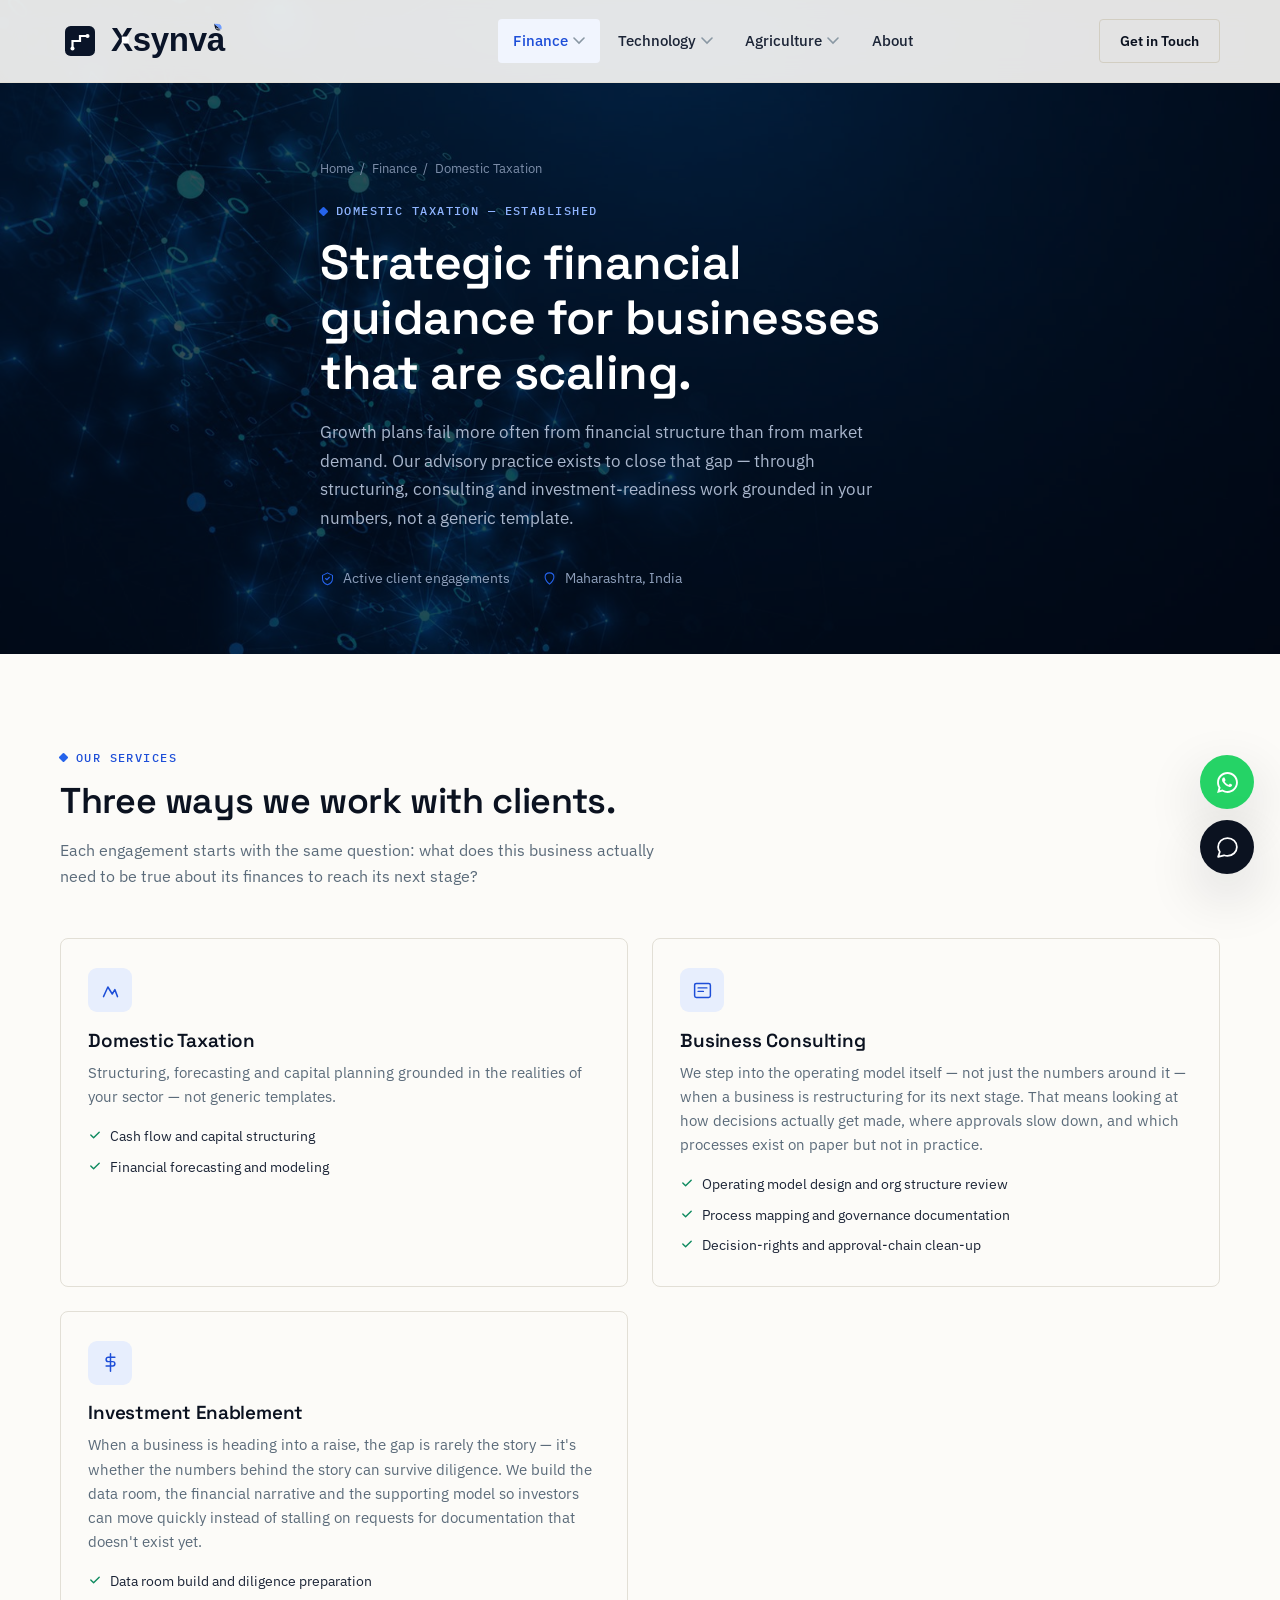
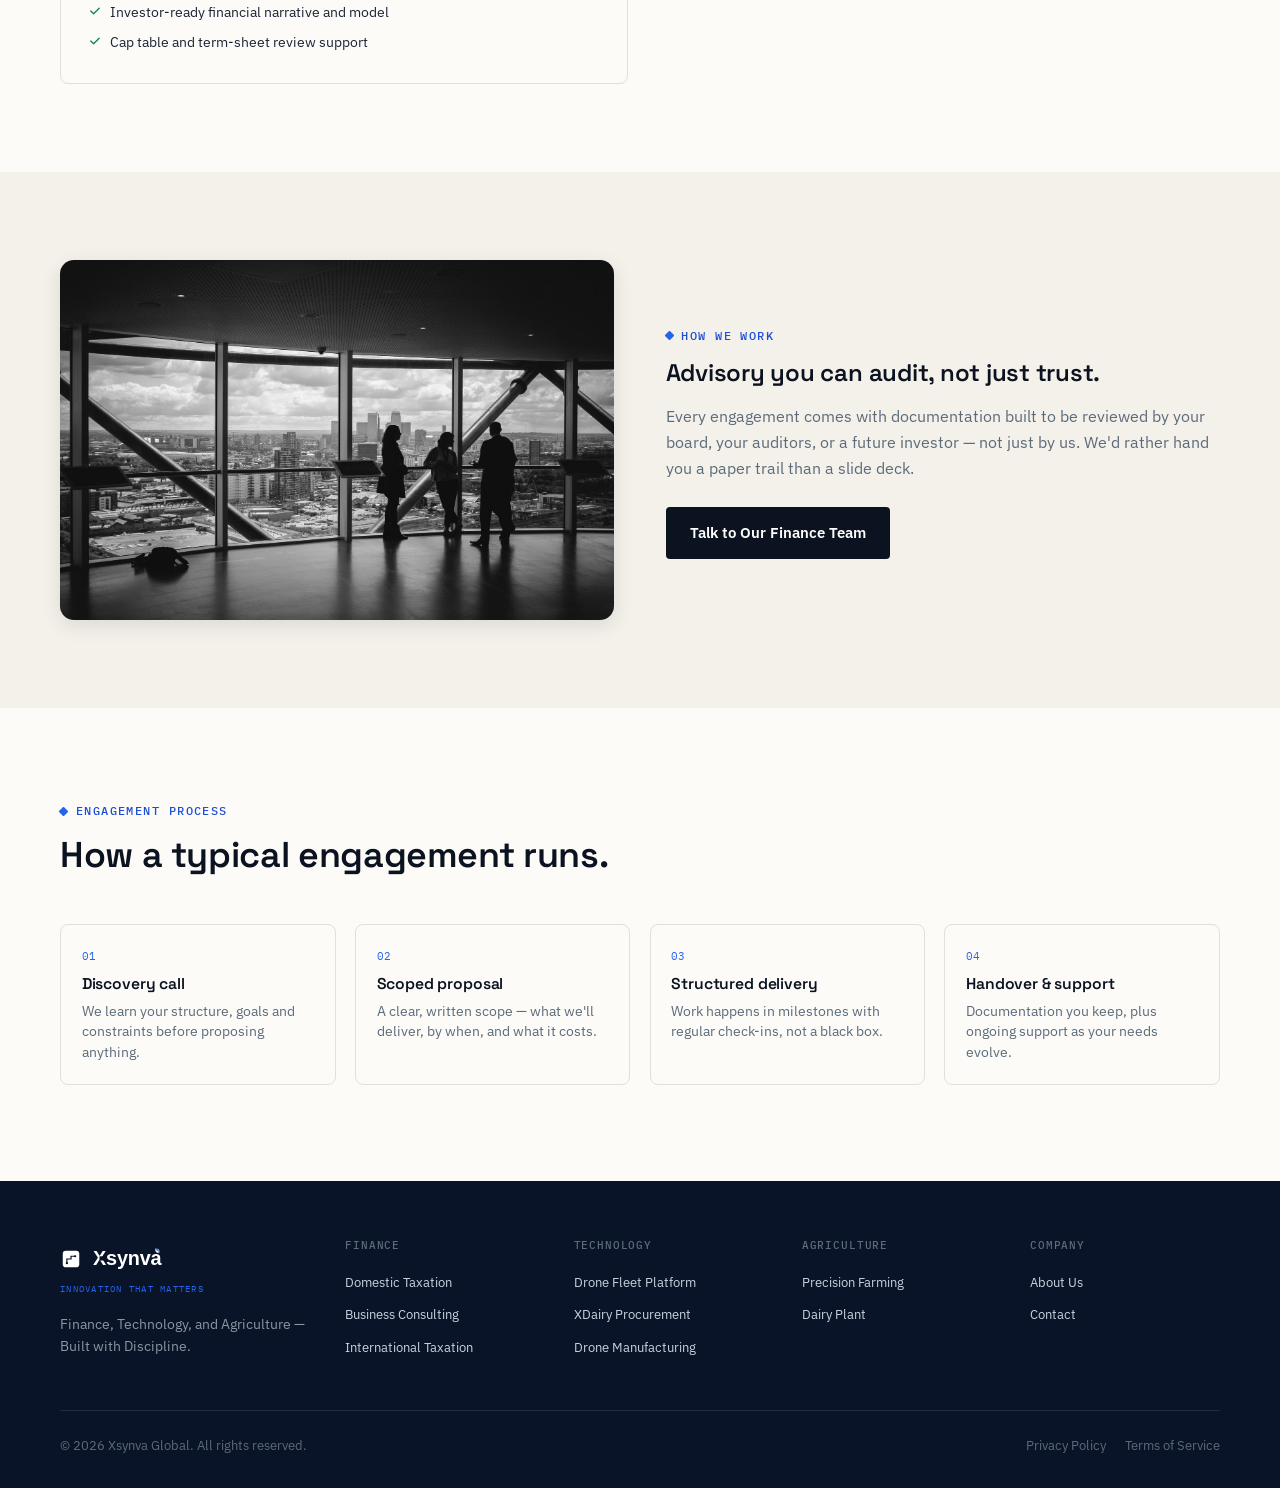
<file: finance-advisory.html>
<!DOCTYPE html>
<html lang="en">
<head>
<meta charset="UTF-8">
<meta name="viewport" content="width=device-width, initial-scale=1.0">
<title>Domestic Taxation — Xsynva</title>
<meta name="description" content="Strategic Domestic Taxation, business consulting and investment enablement from Xsynva Global's established finance practice — for businesses that are scaling.">
<link rel="canonical" href="https://xsynva.com/finance-advisory.html">
<link rel="manifest" href="site.webmanifest">
<link rel="icon" type="image/x-icon"             href="assets/images/favicons/favicon.ico">
<link rel="icon" type="image/png" sizes="16x16"  href="assets/images/favicons/favicon-16x16.png">
<link rel="icon" type="image/png" sizes="32x32"  href="assets/images/favicons/favicon-32x32.png">
<link rel="apple-touch-icon" sizes="180x180"     href="assets/images/favicons/apple-touch-icon.png">
<link rel="apple-touch-icon" sizes="152x152"     href="assets/images/favicons/apple-touch-icon-152x152.png">
<link rel="apple-touch-icon" sizes="120x120"     href="assets/images/favicons/apple-touch-icon-120x120.png">
<meta name="msapplication-TileImage"             content="assets/images/favicons/android-chrome-192x192.png">
<meta name="msapplication-TileColor"             content="#0A1428">
<meta name="theme-color"                         content="#0A1428">
<link rel="preconnect" href="https://fonts.googleapis.com">
<link rel="preconnect" href="https://fonts.gstatic.com" crossorigin>
<link href="https://fonts.googleapis.com/css2?family=Space+Grotesk:wght@400;500;600;700&family=IBM+Plex+Sans:ital,wght@0,400;0,500;0,600;0,700;1,400&family=IBM+Plex+Mono:wght@400;500&display=swap" rel="stylesheet">
<link rel="stylesheet" href="assets/css/base.css">
<link rel="stylesheet" href="assets/css/components.css">
</head>
<body class="page-finance-advisory">

<header class="nav" id="siteNav">
  <div class="nav-inner">
    <a href="index.html" class="brand">      
      <span class="brand-mark">
        <!-- <img src="assets/images/optimized/logo_icon.png" alt="Xsynva" style="width:auto; height:44px;"> -->
        <svg width="40" height="40" viewBox="0 0 512 512" xmlns="http://www.w3.org/2000/svg">
        <!--
          Circuit-trace mark. Built on a strict 64px grid (512/8) so every turn
          is a clean 90-degree corner — engineered, not freehand.
          Single continuous trace, uniform stroke width, one terminal node (pad).
          Container: rounded square, suggesting a chip/PCB footprint.
          No rotational symmetry, no letterform, no radial blades.
        -->

        <!-- Container: rounded square, single flat color, acts as the chip/badge -->
        <rect x="64" y="64" width="384" height="384" rx="72" fill="#0A1428"/>

        <!-- Circuit trace: cut out in background color (here white) so it reads
              as an etched path inside the badge. Starts bottom-left, turns twice,
              ends top-right at a node. -->
        <path d="M 160 352
                  L 160 256
                  L 256 256
                  L 256 192
                  L 352 192"
              stroke="#FFFFFF"
              stroke-width="28"
              stroke-linecap="square"
              fill="none"/>

        <!-- Terminal node / pad -->
        <circle cx="352" cy="192" r="26" fill="#FFFFFF"/>

        <!-- Origin pad (small, grounded end) -->
        <circle cx="160" cy="352" r="26" fill="#FFFFFF"/>
        </svg>
      </span>

      <svg width="216" height="54" viewBox="0 0 340 80" xmlns="http://www.w3.org/2000/svg">
        <!--
          Xsynva wordmark — dark filled, navy-on-light, render-verified.
          Font: Chakra Petch Bold (must be loaded separately — see note below).
          Custom edit: a flat right-angle notch is cut into the X's crossing
          point, echoing the icon's two 90-degree circuit turns. This is the
          single deliberate link between icon and wordmark.
        -->
        <text x="0" y="56"
              font-family="'Chakra Petch', sans-serif"
              font-weight="700"
              font-size="52"
              letter-spacing="-0.5"
              fill="#0A1428">Xsynva</text>

        <g transform="translate(172,10) scale(0.24) rotate(-50 24 35)">
          <path d="M 0 -30 L -20 -2 L 0 -2 Z" fill="#0A1428"/>
          <path d="M 0 -30 L 20 -2 L 0 -2 Z" fill="#6E9CFF"/>
          <path d="M -20 -2 C -24 14, -14 28, 0 32 L 0 -2 Z" fill="#0A1428"/>
          <path d="M 20 -2 C 24 14, 14 28, 0 32 L 0 -2 Z" fill="#6E9CFF"/>
          <path d="M -13 4 C -6 14, -2 24, 0 32" stroke="#FFFFFF" stroke-width="4.2" fill="none" stroke-linecap="round"/>
        </g>

        <!-- Notch: cuts the X's crossing point in background color -->
        <path d="M 17 33 L 17 44 L 28 44 L 28 33 Z" fill="#FFFFFF"/>
      </svg>

      

      <!-- <span class="brand-text">Xsynva<small><span class="brand-tagline">Innovation That Matters</small></span> -->
    </a>

    <nav class="nav-links" aria-label="Primary">
      <div class="nav-item">
        <a href="finance.html" class="nav-link active">Finance <svg viewBox="0 0 12 8" fill="none"><path d="M1 1L6 6L11 1" stroke="currentColor" stroke-width="1.6" stroke-linecap="round"/></svg></a>
        <div class="mega" style="width:380px;">
          <div class="mega-col">
            <h4>Finance</h4>
            <div class="mega-list">
              <a href="finance-advisory.html">Domestic Taxation</a>
              <a href="international-taxation.html">International Taxation</a>
            </div>
          </div>
        </div>
      </div>

      <div class="nav-item">
        <a href="technology.html" class="nav-link">Technology <svg viewBox="0 0 12 8" fill="none"><path d="M1 1L6 6L11 1" stroke="currentColor" stroke-width="1.6" stroke-linecap="round"/></svg></a>
        <div class="mega">
          <div class="mega-col">
            <h4>Drone Manufacturing</h4>
            <div class="mega-list">
              <a href="drone-manufacturing.html">Drone Programs</a>
            </div>
          </div>
          <div class="mega-col">
            <h4>Software Solutions</h4>
            <div class="mega-list">
              <a href="software-solutions.html#fleet-platform">Drone Fleet Management</a>
              <a href="software-solutions.html#xdairy">XDairy Procurement</a>
            </div>
          </div>
        </div>
      </div>

      <div class="nav-item">
        <a href="agriculture.html" class="nav-link">Agriculture <svg viewBox="0 0 12 8" fill="none"><path d="M1 1L6 6L11 1" stroke="currentColor" stroke-width="1.6" stroke-linecap="round"/></svg></a>
        <div class="mega">
          <div class="mega-col">
            <h4>Dairy Farm &amp; Research</h4>
            <div class="mega-list">
              <a href="agriculture.html#facilities">Modern Dairy Plant</a>
              <a href="agriculture.html#govt-programs">Government Programs</a>
            </div>
          </div>
          <div class="mega-col">
            <h4>Farm Technology</h4>
            <div class="mega-list">
              <a href="agri-technology.html#precision-farming">Precision Farming</a>
            </div>
          </div>
        </div>
      </div>

      <a href="about.html" class="nav-link">About</a>
    </nav>

    <div class="nav-cta-group">
      <a href="contact.html" class="btn btn-secondary nav-cta">Get in Touch</a>
      <button class="nav-menu-btn" aria-label="Open menu" id="mobileMenuBtn">
        <svg viewBox="0 0 18 18" fill="none"><path d="M2 4.5H16M2 9H16M2 13.5H16" stroke="currentColor" stroke-width="1.6" stroke-linecap="round"/></svg>
      </button>
    </div>
  </div>
</header>

<div class="mdrawer" id="mobileDrawer">
  <div class="mdrawer-head">
    <span class="brand-text">Xsynva<small><span class="brand-tagline">Innovation That Matters</small></span>
    <button id="mobileCloseBtn" aria-label="Close menu" class="nav-menu-btn">
      <svg viewBox="0 0 18 18" fill="none"><path d="M3 3L15 15M15 3L3 15" stroke="currentColor" stroke-width="1.6" stroke-linecap="round"/></svg>
    </button>
  </div>
  <nav class="mdrawer-links">
    <a href="finance.html">Finance</a>
    <a href="technology.html">Technology</a>
    <a href="agriculture.html">Dairy Farm &amp; Research</a>
    <a href="agri-technology.html">Farm Technology</a>
    <a href="about.html">About</a>
    <a href="contact.html">Contact</a>
  </nav>
  <a href="contact.html" class="btn btn-secondary nav-cta">Get in Touch</a>
</div>
<div class="mdrawer-backdrop" id="mdrawerBackdrop"></div>

<main>

<section class="page-hero">
  <div class="wrap page-hero-inner">
    <div class="crumb"><a href="index.html">Home</a><span>/</span><a href="finance.html">Finance</a><span>/</span><span>Domestic Taxation</span></div>
    <span class="eyebrow on-dark">Domestic Taxation — Established</span>
    <h1>Strategic financial guidance for businesses that are scaling.</h1>
    <p class="lead">Growth plans fail more often from financial structure than from market demand. Our advisory practice exists to close that gap — through structuring, consulting and investment-readiness work grounded in your numbers, not a generic template.</p>
    <div class="page-hero-meta">
      <span class="phm"><svg viewBox="0 0 24 24" fill="none"><path d="M9 12L11 14L15 10M12 3L20 7V12C20 17 16.5 20.5 12 22C7.5 20.5 4 17 4 12V7L12 3Z" stroke="currentColor" stroke-width="1.7" stroke-linecap="round" stroke-linejoin="round"/></svg> Active client engagements</span>
      <span class="phm"><svg viewBox="0 0 24 24" fill="none"><path d="M12 21C12 21 5 15 5 9.5C5 6 7.5 3 12 3C16.5 3 19 6 19 9.5C19 15 12 21 12 21Z" stroke="currentColor" stroke-width="1.7"/></svg> Maharashtra, India</span>
    </div>
  </div>
</section>

<!-- ═══════════════════════════════════════════════
     Domestic Taxation · BUSINESS CONSULTING · INVESTMENT ENABLEMENT
════════════════════════════════════════════════ -->
<section class="section" id="advisory">
  <div class="wrap">
    <div class="section-head">
      <span class="eyebrow">Our Services</span>
      <h2>Three ways we work with clients.</h2>
      <p>Each engagement starts with the same question: what does this business actually need to be true about its finances to reach its next stage?</p>
    </div>

    <div class="fin-grid">
      <div class="fin-card" id="advisory-card">
        <span class="fc-icon"><svg viewBox="0 0 24 24" fill="none"><path d="M4 19L9 8L14 16L17 11L20 19" stroke="currentColor" stroke-width="1.7" stroke-linecap="round" stroke-linejoin="round"/></svg></span>
        <h3>Domestic Taxation</h3>
        <p>Structuring, forecasting and capital planning grounded in the realities of your sector — not generic templates.</p>
        <ul class="fc-points">
          <li><svg viewBox="0 0 20 20" fill="none"><path d="M4 10L8 14L16 6" stroke="currentColor" stroke-width="2" stroke-linecap="round" stroke-linejoin="round"/></svg>Cash flow and capital structuring</li>
          <li><svg viewBox="0 0 20 20" fill="none"><path d="M4 10L8 14L16 6" stroke="currentColor" stroke-width="2" stroke-linecap="round" stroke-linejoin="round"/></svg>Financial forecasting and modeling</li>
        </ul>
      </div>

      <div class="fin-card" id="consulting">
        <span class="fc-icon"><svg viewBox="0 0 24 24" fill="none"><rect x="3" y="4" width="18" height="16" rx="2" stroke="currentColor" stroke-width="1.7"/><path d="M7 9H17M7 13H13" stroke="currentColor" stroke-width="1.7" stroke-linecap="round"/></svg></span>
        <h3>Business Consulting</h3>
        <p>We step into the operating model itself — not just the numbers around it — when a business is restructuring for its next stage. That means looking at how decisions actually get made, where approvals slow down, and which processes exist on paper but not in practice.</p>
        <ul class="fc-points">
          <li><svg viewBox="0 0 20 20" fill="none"><path d="M4 10L8 14L16 6" stroke="currentColor" stroke-width="2" stroke-linecap="round" stroke-linejoin="round"/></svg>Operating model design and org structure review</li>
          <li><svg viewBox="0 0 20 20" fill="none"><path d="M4 10L8 14L16 6" stroke="currentColor" stroke-width="2" stroke-linecap="round" stroke-linejoin="round"/></svg>Process mapping and governance documentation</li>
          <li><svg viewBox="0 0 20 20" fill="none"><path d="M4 10L8 14L16 6" stroke="currentColor" stroke-width="2" stroke-linecap="round" stroke-linejoin="round"/></svg>Decision-rights and approval-chain clean-up</li>
        </ul>
      </div>

      <div class="fin-card" id="investment">
        <span class="fc-icon"><svg viewBox="0 0 24 24" fill="none"><path d="M12 2L12 22M17 6H9.5C8.12 6 7 7.12 7 8.5C7 9.88 8.12 11 9.5 11H14.5C15.88 11 17 12.12 17 13.5C17 14.88 15.88 16 14.5 16H7" stroke="currentColor" stroke-width="1.7" stroke-linecap="round" stroke-linejoin="round"/></svg></span>
        <h3>Investment Enablement</h3>
        <p>When a business is heading into a raise, the gap is rarely the story — it's whether the numbers behind the story can survive diligence. We build the data room, the financial narrative and the supporting model so investors can move quickly instead of stalling on requests for documentation that doesn't exist yet.</p>
        <ul class="fc-points">
          <li><svg viewBox="0 0 20 20" fill="none"><path d="M4 10L8 14L16 6" stroke="currentColor" stroke-width="2" stroke-linecap="round" stroke-linejoin="round"/></svg>Data room build and diligence preparation</li>
          <li><svg viewBox="0 0 20 20" fill="none"><path d="M4 10L8 14L16 6" stroke="currentColor" stroke-width="2" stroke-linecap="round" stroke-linejoin="round"/></svg>Investor-ready financial narrative and model</li>
          <li><svg viewBox="0 0 20 20" fill="none"><path d="M4 10L8 14L16 6" stroke="currentColor" stroke-width="2" stroke-linecap="round" stroke-linejoin="round"/></svg>Cap table and term-sheet review support</li>
        </ul>
      </div>
    </div>
  </div>
</section>

<section class="section section--tint">
  <div class="wrap split">
    <img src="assets/images/optimized/business.jpg" alt="Reviewing financial data together at a laptop">
    <div class="split-copy">
      <span class="eyebrow">How We Work</span>
      <h2 style="margin-top:0.8rem;">Advisory you can audit, not just trust.</h2>
      <p style="margin-top:1rem; color:var(--steel); font-size:1rem;">Every engagement comes with documentation built to be reviewed by your board, your auditors, or a future investor — not just by us. We'd rather hand you a paper trail than a slide deck.</p>
      <div class="home-cta-row" style="margin-top:1.6rem;">
        <a href="https://wa.me/919270227724" class="btn btn-primary" target="_blank" rel="noopener">Talk to Our Finance Team</a>
      </div>
    </div>
  </div>
</section>

<section class="section">
  <div class="wrap">
    <div class="section-head">
      <span class="eyebrow">Engagement Process</span>
      <h2>How a typical engagement runs.</h2>
    </div>
    <div class="process-row">
      <div class="process-step"><span class="ps-num">01</span><h4>Discovery call</h4><p>We learn your structure, goals and constraints before proposing anything.</p></div>
      <div class="process-step"><span class="ps-num">02</span><h4>Scoped proposal</h4><p>A clear, written scope — what we'll deliver, by when, and what it costs.</p></div>
      <div class="process-step"><span class="ps-num">03</span><h4>Structured delivery</h4><p>Work happens in milestones with regular check-ins, not a black box.</p></div>
      <div class="process-step"><span class="ps-num">04</span><h4>Handover &amp; support</h4><p>Documentation you keep, plus ongoing support as your needs evolve.</p></div>
    </div>
  </div>
</section>

</main>

<footer class="footer">
  <div class="wrap">
    <div class="footer-grid">
      <div class="footer-brand">
        <span>
          <a href="index.html" class="brand brand-footer">
            <span class="brand-mark">
              <svg width="22" height="22" viewBox="0 0 512 512" xmlns="http://www.w3.org/2000/svg">
                <rect x="64" y="64" width="384" height="384" rx="72" fill="#FFFFFF"/>
                <path d="M 160 352 L 160 256 L 256 256 L 256 192 L 352 192" stroke="#0A1428" stroke-width="28" stroke-linecap="square" fill="none"/>
                <circle cx="352" cy="192" r="26" fill="#0A1428"/>
                <circle cx="160" cy="352" r="26" fill="#0A1428"/>
              </svg>
            </span>

            <svg width="130" height="40" viewBox="0 0 340 80" xmlns="http://www.w3.org/2000/svg">
              <text x="0" y="56" font-family="'Chakra Petch', sans-serif" font-weight="700" font-size="52" letter-spacing="-0.5" fill="#FFFFFF">Xsynva</text>
              <g transform="translate(172,10) scale(0.24) rotate(-50 24 35)">
                <path d="M 0 -30 L -20 -2 L 0 -2 Z" fill="#FFFFFF"/>
                <path d="M 0 -30 L 20 -2 L 0 -2 Z" fill="#6E9CFF"/>
                <path d="M -20 -2 C -24 14, -14 28, 0 32 L 0 -2 Z" fill="#FFFFFF"/>
                <path d="M 20 -2 C 24 14, 14 28, 0 32 L 0 -2 Z" fill="#6E9CFF"/>
                <path d="M -13 4 C -6 14, -2 24, 0 32" stroke="#FFFFFF" stroke-width="4.2" fill="none" stroke-linecap="round"/>
              </g>
              <path d="M 17 33 L 17 44 L 28 44 L 28 33 Z" fill="#0A1428"/>
            </svg>
          </a>

          <small class="brand-tagline">Innovation That Matters</small>
        </span>
        <p>Finance, Technology, and Agriculture — Built with Discipline.</p>
      </div>
      <div class="footer-col">
        <h5>Finance</h5>
        <a href="finance-advisory.html">Domestic Taxation</a>
        <a href="finance-advisory.html#consulting">Business Consulting</a>
        <a href="international-taxation.html">International Taxation</a>
      </div>
      <div class="footer-col">
        <h5>Technology</h5>
        <a href="software-solutions.html#fleet-platform">Drone Fleet Platform</a>
        <a href="software-solutions.html#xdairy">XDairy Procurement</a>
        <a href="drone-manufacturing.html">Drone Manufacturing</a>
      </div>
      <div class="footer-col">
        <h5>Agriculture</h5>
        <a href="agri-technology.html#precision-farming">Precision Farming</a>
        <a href="agriculture.html#facilities">Dairy Plant</a>
      </div>      
      <div class="footer-col">
        <h5>Company</h5>
        <a href="about.html">About Us</a>
        <a href="contact.html">Contact</a>
      </div>
    </div>
    <div class="footer-bottom">
      <span>&copy; <span id="current_year"></span> Xsynva Global. All rights reserved.</span>
      <div class="fb-links">
        <a href="privacy-policy.html">Privacy Policy</a>
        <a href="terms-of-service.html">Terms of Service</a>
      </div>
    </div>
  </div>
</footer>

<div class="float-stack">
  <a href="https://wa.me/919270227724" class="float-btn whatsapp" target="_blank" rel="noopener" aria-label="Chat on WhatsApp">
    <svg viewBox="0 0 24 24" fill="currentColor"><path d="M12 2C6.48 2 2 6.48 2 12C2 13.85 2.5 15.58 3.38 17.07L2 22L7.05 20.66C8.5 21.5 10.19 22 12 22C17.52 22 22 17.52 22 12C22 6.48 17.52 2 12 2ZM12 20.2C10.4 20.2 8.9 19.75 7.62 18.95L7.3 18.76L4.65 19.46L5.37 16.9L5.16 16.56C4.28 15.22 3.8 13.65 3.8 12C3.8 7.47 7.47 3.8 12 3.8C16.53 3.8 20.2 7.47 20.2 12C20.2 16.53 16.53 20.2 12 20.2ZM16.4 13.9C16.15 13.78 14.95 13.19 14.72 13.11C14.49 13.02 14.33 12.98 14.16 13.23C14 13.48 13.53 14.04 13.38 14.21C13.24 14.37 13.1 14.39 12.86 14.27C11.32 13.55 10.3 12.86 9.27 11.13C9.19 10.99 9.32 10.85 9.45 10.7C9.57 10.56 9.7 10.4 9.82 10.25C9.94 10.1 9.98 9.99 10.06 9.82C10.14 9.65 10.1 9.51 10.02 9.36C9.94 9.21 9.5 8.04 9.31 7.59C9.13 7.16 8.95 7.22 8.81 7.21C8.68 7.21 8.51 7.21 8.34 7.21C8.18 7.21 7.91 7.27 7.68 7.52C7.45 7.77 6.8 8.38 6.8 9.55C6.8 10.71 7.7 11.85 7.82 12C7.95 12.15 9.5 14.65 11.95 15.65C14.18 16.56 14.18 16.27 14.6 16.23C15.02 16.19 15.99 15.65 16.21 15.07C16.43 14.49 16.43 14 16.36 13.9C16.31 13.81 16.4 13.9 16.4 13.9Z"/></svg>
  </a>
  <a href="#" id="chatLauncher" class="float-btn chat" aria-label="Open chat assistant">
    <svg viewBox="0 0 24 24" fill="none"><path d="M21 11.5C21 16.19 16.97 20 12 20C10.84 20 9.74 19.81 8.73 19.46L3 21L4.62 16.07C3.6 14.84 3 13.24 3 11.5C3 6.81 7.03 3 12 3C16.97 3 21 6.81 21 11.5Z" stroke="currentColor" stroke-width="1.7" stroke-linecap="round" stroke-linejoin="round"/></svg>
  </a>
</div>

<script src="assets/js/main.js"></script>
</body>
</html>
</file>
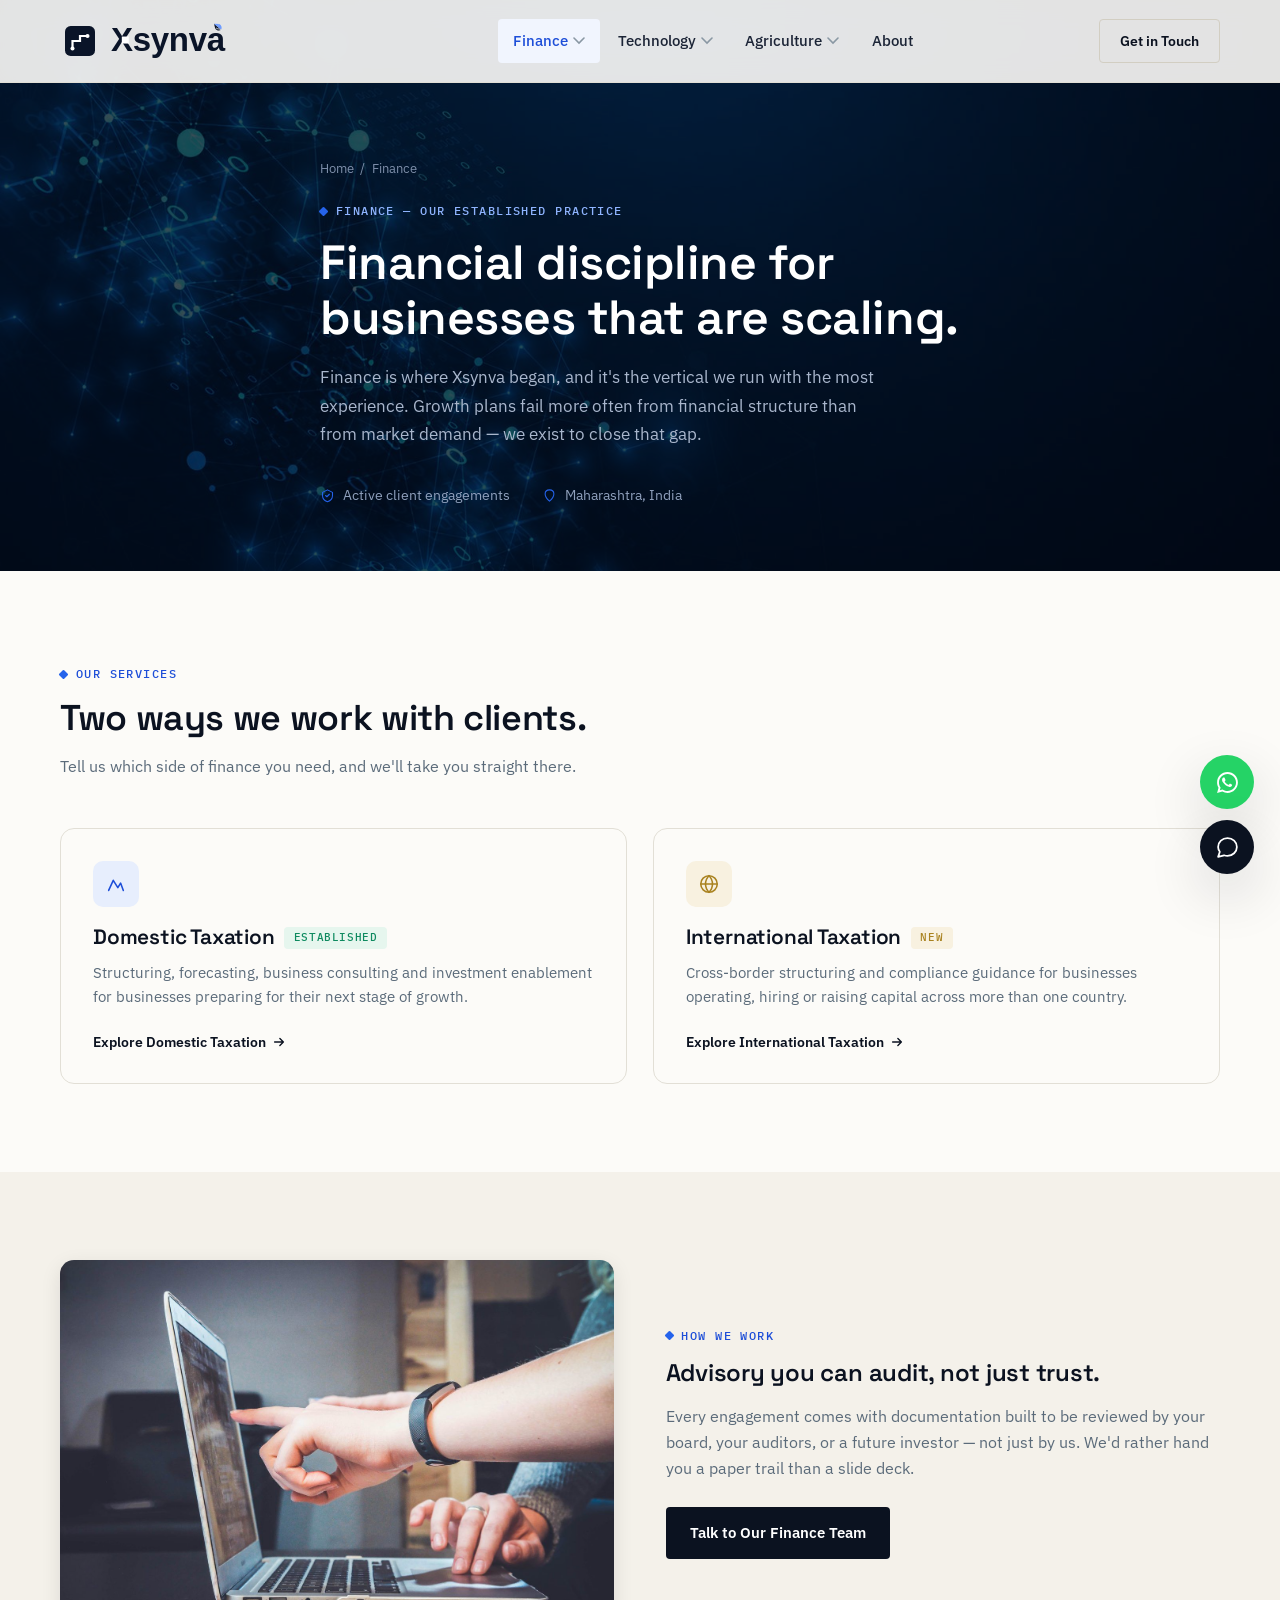
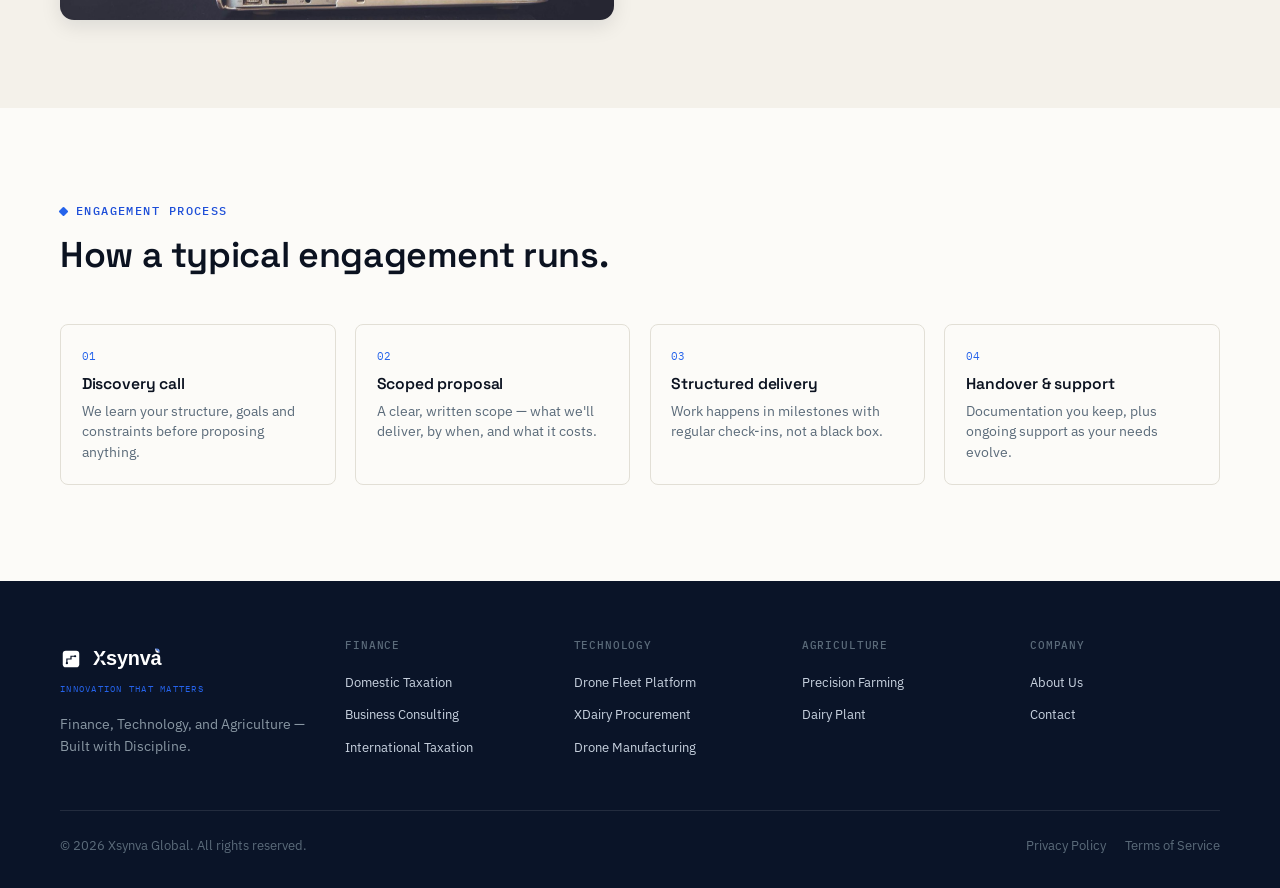
<file: finance.html>
<!DOCTYPE html>
<html lang="en">
<head>
<meta charset="UTF-8">
<meta name="viewport" content="width=device-width, initial-scale=1.0">
<title>Finance — Xsynva</title>
<meta name="description" content="Xsynva Global's established finance practice: Domestic Taxation, business consulting, investment enablement and international taxation for businesses that are scaling.">
<link rel="canonical" href="https://xsynva.com/finance.html">
<link rel="manifest" href="site.webmanifest">
<link rel="icon" type="image/x-icon"             href="assets/images/favicons/favicon.ico">
<link rel="icon" type="image/png" sizes="16x16"  href="assets/images/favicons/favicon-16x16.png">
<link rel="icon" type="image/png" sizes="32x32"  href="assets/images/favicons/favicon-32x32.png">
<link rel="apple-touch-icon" sizes="180x180"     href="assets/images/favicons/apple-touch-icon.png">
<link rel="apple-touch-icon" sizes="152x152"     href="assets/images/favicons/apple-touch-icon-152x152.png">
<link rel="apple-touch-icon" sizes="120x120"     href="assets/images/favicons/apple-touch-icon-120x120.png">
<meta name="msapplication-TileImage"             content="assets/images/favicons/android-chrome-192x192.png">
<meta name="msapplication-TileColor"             content="#0A1428">
<meta name="theme-color"                         content="#0A1428">
<link rel="preconnect" href="https://fonts.googleapis.com">
<link rel="preconnect" href="https://fonts.gstatic.com" crossorigin>
<link href="https://fonts.googleapis.com/css2?family=Space+Grotesk:wght@400;500;600;700&family=IBM+Plex+Sans:ital,wght@0,400;0,500;0,600;0,700;1,400&family=IBM+Plex+Mono:wght@400;500&display=swap" rel="stylesheet">
<link rel="stylesheet" href="assets/css/base.css">
<link rel="stylesheet" href="assets/css/components.css">
</head>
<body class="page-finance">

<header class="nav" id="siteNav">
  <div class="nav-inner">
    <a href="index.html" class="brand">      
      <span class="brand-mark">
        <!-- <img src="assets/images/optimized/logo_icon.png" alt="Xsynva" style="width:auto; height:44px;"> -->
        <svg width="40" height="40" viewBox="0 0 512 512" xmlns="http://www.w3.org/2000/svg">
        <!--
          Circuit-trace mark. Built on a strict 64px grid (512/8) so every turn
          is a clean 90-degree corner — engineered, not freehand.
          Single continuous trace, uniform stroke width, one terminal node (pad).
          Container: rounded square, suggesting a chip/PCB footprint.
          No rotational symmetry, no letterform, no radial blades.
        -->

        <!-- Container: rounded square, single flat color, acts as the chip/badge -->
        <rect x="64" y="64" width="384" height="384" rx="72" fill="#0A1428"/>

        <!-- Circuit trace: cut out in background color (here white) so it reads
              as an etched path inside the badge. Starts bottom-left, turns twice,
              ends top-right at a node. -->
        <path d="M 160 352
                  L 160 256
                  L 256 256
                  L 256 192
                  L 352 192"
              stroke="#FFFFFF"
              stroke-width="28"
              stroke-linecap="square"
              fill="none"/>

        <!-- Terminal node / pad -->
        <circle cx="352" cy="192" r="26" fill="#FFFFFF"/>

        <!-- Origin pad (small, grounded end) -->
        <circle cx="160" cy="352" r="26" fill="#FFFFFF"/>
        </svg>
      </span>

      <svg width="216" height="54" viewBox="0 0 340 80" xmlns="http://www.w3.org/2000/svg">
        <!--
          Xsynva wordmark — dark filled, navy-on-light, render-verified.
          Font: Chakra Petch Bold (must be loaded separately — see note below).
          Custom edit: a flat right-angle notch is cut into the X's crossing
          point, echoing the icon's two 90-degree circuit turns. This is the
          single deliberate link between icon and wordmark.
        -->
        <text x="0" y="56"
              font-family="'Chakra Petch', sans-serif"
              font-weight="700"
              font-size="52"
              letter-spacing="-0.5"
              fill="#0A1428">Xsynva</text>

        <g transform="translate(172,10) scale(0.24) rotate(-50 24 35)">
          <path d="M 0 -30 L -20 -2 L 0 -2 Z" fill="#0A1428"/>
          <path d="M 0 -30 L 20 -2 L 0 -2 Z" fill="#6E9CFF"/>
          <path d="M -20 -2 C -24 14, -14 28, 0 32 L 0 -2 Z" fill="#0A1428"/>
          <path d="M 20 -2 C 24 14, 14 28, 0 32 L 0 -2 Z" fill="#6E9CFF"/>
          <path d="M -13 4 C -6 14, -2 24, 0 32" stroke="#FFFFFF" stroke-width="4.2" fill="none" stroke-linecap="round"/>
        </g>

        <!-- Notch: cuts the X's crossing point in background color -->
        <path d="M 17 33 L 17 44 L 28 44 L 28 33 Z" fill="#FFFFFF"/>
      </svg>

      

      <!-- <span class="brand-text">Xsynva<small><span class="brand-tagline">Innovation That Matters</small></span> -->
    </a>

    <nav class="nav-links" aria-label="Primary">
      <div class="nav-item">
        <a href="finance.html" class="nav-link active">Finance <svg viewBox="0 0 12 8" fill="none"><path d="M1 1L6 6L11 1" stroke="currentColor" stroke-width="1.6" stroke-linecap="round"/></svg></a>
        <div class="mega" style="width:380px;">
          <div class="mega-col">
            <h4>Finance</h4>
            <div class="mega-list">
              <a href="finance-advisory.html">Domestic Taxation</a>
              <a href="international-taxation.html">International Taxation</a>
            </div>
          </div>
        </div>
      </div>

      <div class="nav-item">
        <a href="technology.html" class="nav-link">Technology <svg viewBox="0 0 12 8" fill="none"><path d="M1 1L6 6L11 1" stroke="currentColor" stroke-width="1.6" stroke-linecap="round"/></svg></a>
        <div class="mega">
          <div class="mega-col">
            <h4>Drone Manufacturing</h4>
            <div class="mega-list">
              <a href="drone-manufacturing.html">Drone Programs</a>
            </div>
          </div>
          <div class="mega-col">
            <h4>Software Solutions</h4>
            <div class="mega-list">
              <a href="software-solutions.html#fleet-platform">Drone Fleet Management</a>
              <a href="software-solutions.html#xdairy">XDairy Procurement</a>
            </div>
          </div>
        </div>
      </div>

      <div class="nav-item">
        <a href="agriculture.html" class="nav-link">Agriculture <svg viewBox="0 0 12 8" fill="none"><path d="M1 1L6 6L11 1" stroke="currentColor" stroke-width="1.6" stroke-linecap="round"/></svg></a>
        <div class="mega">
          <div class="mega-col">
            <h4>Dairy Farm &amp; Research</h4>
            <div class="mega-list">
              <a href="agriculture.html#facilities">Modern Dairy Plant</a>
              <a href="agriculture.html#govt-programs">Government Programs</a>
            </div>
          </div>
          <div class="mega-col">
            <h4>Farm Technology</h4>
            <div class="mega-list">
              <a href="agri-technology.html#precision-farming">Precision Farming</a>
            </div>
          </div>
        </div>
      </div>

      <a href="about.html" class="nav-link">About</a>
    </nav>

    <div class="nav-cta-group">
      <a href="contact.html" class="btn btn-secondary nav-cta">Get in Touch</a>
      <button class="nav-menu-btn" aria-label="Open menu" id="mobileMenuBtn">
        <svg viewBox="0 0 18 18" fill="none"><path d="M2 4.5H16M2 9H16M2 13.5H16" stroke="currentColor" stroke-width="1.6" stroke-linecap="round"/></svg>
      </button>
    </div>
  </div>
</header>

<div class="mdrawer" id="mobileDrawer">
  <div class="mdrawer-head">
    <span class="brand-text">Xsynva<small><span class="brand-tagline">Innovation That Matters</small></span>
    <button id="mobileCloseBtn" aria-label="Close menu" class="nav-menu-btn">
      <svg viewBox="0 0 18 18" fill="none"><path d="M3 3L15 15M15 3L3 15" stroke="currentColor" stroke-width="1.6" stroke-linecap="round"/></svg>
    </button>
  </div>
  <nav class="mdrawer-links">
    <a href="finance.html">Finance</a>
    <a href="technology.html">Technology</a>
    <a href="agriculture.html">Dairy Farm &amp; Research</a>
    <a href="agri-technology.html">Farm Technology</a>
    <a href="about.html">About</a>
    <a href="contact.html">Contact</a>
  </nav>
  <a href="contact.html" class="btn btn-secondary nav-cta">Get in Touch</a>
</div>
<div class="mdrawer-backdrop" id="mdrawerBackdrop"></div>

<main>

<section class="page-hero">
  <div class="wrap page-hero-inner">
    <div class="crumb"><a href="index.html">Home</a><span>/</span><span>Finance</span></div>
    <span class="eyebrow on-dark">Finance — Our Established Practice</span>
    <h1>Financial discipline for businesses that are scaling.</h1>
    <p class="lead">Finance is where Xsynva began, and it's the vertical we run with the most experience. Growth plans fail more often from financial structure than from market demand — we exist to close that gap.</p>
    <div class="page-hero-meta">
      <span class="phm"><svg viewBox="0 0 24 24" fill="none"><path d="M9 12L11 14L15 10M12 3L20 7V12C20 17 16.5 20.5 12 22C7.5 20.5 4 17 4 12V7L12 3Z" stroke="currentColor" stroke-width="1.7" stroke-linecap="round" stroke-linejoin="round"/></svg> Active client engagements</span>
      <span class="phm"><svg viewBox="0 0 24 24" fill="none"><path d="M12 21C12 21 5 15 5 9.5C5 6 7.5 3 12 3C16.5 3 19 6 19 9.5C19 15 12 21 12 21Z" stroke="currentColor" stroke-width="1.7"/></svg> Maharashtra, India</span>
    </div>
  </div>
</section>

<!-- ═══════════════════════════════════════════════
     NAVIGATION CARDS — SELF-SELECT
════════════════════════════════════════════════ -->
<section class="section" id="advisory">
  <div class="wrap">
    <div class="section-head">
      <span class="eyebrow">Our Services</span>
      <h2>Two ways we work with clients.</h2>
      <p>Tell us which side of finance you need, and we'll take you straight there.</p>
    </div>

    <div class="nav-card-grid">
      <a href="finance-advisory.html" class="nav-card">
        <span class="nc-icon"><svg viewBox="0 0 24 24" fill="none"><path d="M4 19L9 8L14 16L17 11L20 19" stroke="currentColor" stroke-width="1.7" stroke-linecap="round" stroke-linejoin="round"/></svg></span>
        <h3>Domestic Taxation <span class="tag tag--live">Established</span></h3>
        <p>Structuring, forecasting, business consulting and investment enablement for businesses preparing for their next stage of growth.</p>
        <span class="nc-arrow">Explore Domestic Taxation <svg viewBox="0 0 16 16" fill="none"><path d="M3 8H13M13 8L9 4M13 8L9 12" stroke="currentColor" stroke-width="1.6" stroke-linecap="round" stroke-linejoin="round"/></svg></span>
      </a>
      <a href="international-taxation.html" class="nav-card tax">
        <span class="nc-icon"><svg viewBox="0 0 24 24" fill="none"><circle cx="12" cy="12" r="9" stroke="currentColor" stroke-width="1.7"/><path d="M3 12H21M12 3C14.5 5.5 15.8 8.6 15.8 12C15.8 15.4 14.5 18.5 12 21C9.5 18.5 8.2 15.4 8.2 12C8.2 8.6 9.5 5.5 12 3Z" stroke="currentColor" stroke-width="1.7"/></svg></span>
        <h3>International Taxation <span class="tag tag--ai">New</span></h3>
        <p>Cross-border structuring and compliance guidance for businesses operating, hiring or raising capital across more than one country.</p>
        <span class="nc-arrow">Explore International Taxation <svg viewBox="0 0 16 16" fill="none"><path d="M3 8H13M13 8L9 4M13 8L9 12" stroke="currentColor" stroke-width="1.6" stroke-linecap="round" stroke-linejoin="round"/></svg></span>
      </a>
    </div>
  </div>
</section>

<section class="section section--tint">
  <div class="wrap split">
    <img src="assets/images/optimized/finance.jpg" alt="Reviewing financial data together at a laptop">
    <div class="split-copy">
      <span class="eyebrow">How We Work</span>
      <h2 style="margin-top:0.8rem;">Advisory you can audit, not just trust.</h2>
      <p style="margin-top:1rem; color:var(--steel); font-size:1rem;">Every engagement comes with documentation built to be reviewed by your board, your auditors, or a future investor — not just by us. We'd rather hand you a paper trail than a slide deck.</p>
      <div class="home-cta-row" style="margin-top:1.6rem;">
        <a href="https://wa.me/917996577711" class="btn btn-primary" target="_blank" rel="noopener">Talk to Our Finance Team</a>
      </div>
    </div>
  </div>
</section>

<section class="section">
  <div class="wrap">
    <div class="section-head">
      <span class="eyebrow">Engagement Process</span>
      <h2>How a typical engagement runs.</h2>
    </div>
    <div class="process-row">
      <div class="process-step"><span class="ps-num">01</span><h4>Discovery call</h4><p>We learn your structure, goals and constraints before proposing anything.</p></div>
      <div class="process-step"><span class="ps-num">02</span><h4>Scoped proposal</h4><p>A clear, written scope — what we'll deliver, by when, and what it costs.</p></div>
      <div class="process-step"><span class="ps-num">03</span><h4>Structured delivery</h4><p>Work happens in milestones with regular check-ins, not a black box.</p></div>
      <div class="process-step"><span class="ps-num">04</span><h4>Handover &amp; support</h4><p>Documentation you keep, plus ongoing support as your needs evolve.</p></div>
    </div>
  </div>
</section>

</main>

<footer class="footer">
  <div class="wrap">
    <div class="footer-grid">
      <div class="footer-brand">
        <span>
          <a href="index.html" class="brand brand-footer">
            <span class="brand-mark">
              <svg width="22" height="22" viewBox="0 0 512 512" xmlns="http://www.w3.org/2000/svg">
                <rect x="64" y="64" width="384" height="384" rx="72" fill="#FFFFFF"/>
                <path d="M 160 352 L 160 256 L 256 256 L 256 192 L 352 192" stroke="#0A1428" stroke-width="28" stroke-linecap="square" fill="none"/>
                <circle cx="352" cy="192" r="26" fill="#0A1428"/>
                <circle cx="160" cy="352" r="26" fill="#0A1428"/>
              </svg>
            </span>

            <svg width="130" height="40" viewBox="0 0 340 80" xmlns="http://www.w3.org/2000/svg">
              <text x="0" y="56" font-family="'Chakra Petch', sans-serif" font-weight="700" font-size="52" letter-spacing="-0.5" fill="#FFFFFF">Xsynva</text>
              <g transform="translate(172,10) scale(0.24) rotate(-50 24 35)">
                <path d="M 0 -30 L -20 -2 L 0 -2 Z" fill="#FFFFFF"/>
                <path d="M 0 -30 L 20 -2 L 0 -2 Z" fill="#6E9CFF"/>
                <path d="M -20 -2 C -24 14, -14 28, 0 32 L 0 -2 Z" fill="#FFFFFF"/>
                <path d="M 20 -2 C 24 14, 14 28, 0 32 L 0 -2 Z" fill="#6E9CFF"/>
                <path d="M -13 4 C -6 14, -2 24, 0 32" stroke="#FFFFFF" stroke-width="4.2" fill="none" stroke-linecap="round"/>
              </g>
              <path d="M 17 33 L 17 44 L 28 44 L 28 33 Z" fill="#0A1428"/>
            </svg>
          </a>

          <small class="brand-tagline">Innovation That Matters</small>
        </span>
        <p>Finance, Technology, and Agriculture — Built with Discipline.</p>
      </div>
      <div class="footer-col">
        <h5>Finance</h5>
        <a href="finance-advisory.html">Domestic Taxation</a>
        <a href="finance-advisory.html#consulting">Business Consulting</a>
        <a href="international-taxation.html">International Taxation</a>
      </div>
      <div class="footer-col">
        <h5>Technology</h5>
        <a href="software-solutions.html#fleet-platform">Drone Fleet Platform</a>
        <a href="software-solutions.html#xdairy">XDairy Procurement</a>
        <a href="drone-manufacturing.html">Drone Manufacturing</a>
      </div>
      <div class="footer-col">
        <h5>Agriculture</h5>
        <a href="agri-technology.html#precision-farming">Precision Farming</a>
        <a href="agriculture.html#facilities">Dairy Plant</a>
      </div>      
      <div class="footer-col">
        <h5>Company</h5>
        <a href="about.html">About Us</a>
        <a href="contact.html">Contact</a>
      </div>
    </div>
    <div class="footer-bottom">
      <span>&copy; <span id="current_year"></span> Xsynva Global. All rights reserved.</span>
      <div class="fb-links">
        <a href="privacy-policy.html">Privacy Policy</a>
        <a href="terms-of-service.html">Terms of Service</a>
      </div>
    </div>
  </div>
</footer>

<div class="float-stack">
  <a href="https://wa.me/919270227724" class="float-btn whatsapp" target="_blank" rel="noopener" aria-label="Chat on WhatsApp">
    <svg viewBox="0 0 24 24" fill="currentColor"><path d="M12 2C6.48 2 2 6.48 2 12C2 13.85 2.5 15.58 3.38 17.07L2 22L7.05 20.66C8.5 21.5 10.19 22 12 22C17.52 22 22 17.52 22 12C22 6.48 17.52 2 12 2ZM12 20.2C10.4 20.2 8.9 19.75 7.62 18.95L7.3 18.76L4.65 19.46L5.37 16.9L5.16 16.56C4.28 15.22 3.8 13.65 3.8 12C3.8 7.47 7.47 3.8 12 3.8C16.53 3.8 20.2 7.47 20.2 12C20.2 16.53 16.53 20.2 12 20.2ZM16.4 13.9C16.15 13.78 14.95 13.19 14.72 13.11C14.49 13.02 14.33 12.98 14.16 13.23C14 13.48 13.53 14.04 13.38 14.21C13.24 14.37 13.1 14.39 12.86 14.27C11.32 13.55 10.3 12.86 9.27 11.13C9.19 10.99 9.32 10.85 9.45 10.7C9.57 10.56 9.7 10.4 9.82 10.25C9.94 10.1 9.98 9.99 10.06 9.82C10.14 9.65 10.1 9.51 10.02 9.36C9.94 9.21 9.5 8.04 9.31 7.59C9.13 7.16 8.95 7.22 8.81 7.21C8.68 7.21 8.51 7.21 8.34 7.21C8.18 7.21 7.91 7.27 7.68 7.52C7.45 7.77 6.8 8.38 6.8 9.55C6.8 10.71 7.7 11.85 7.82 12C7.95 12.15 9.5 14.65 11.95 15.65C14.18 16.56 14.18 16.27 14.6 16.23C15.02 16.19 15.99 15.65 16.21 15.07C16.43 14.49 16.43 14 16.36 13.9C16.31 13.81 16.4 13.9 16.4 13.9Z"/></svg>
  </a>
  <a href="#" id="chatLauncher" class="float-btn chat" aria-label="Open chat assistant">
    <svg viewBox="0 0 24 24" fill="none"><path d="M21 11.5C21 16.19 16.97 20 12 20C10.84 20 9.74 19.81 8.73 19.46L3 21L4.62 16.07C3.6 14.84 3 13.24 3 11.5C3 6.81 7.03 3 12 3C16.97 3 21 6.81 21 11.5Z" stroke="currentColor" stroke-width="1.7" stroke-linecap="round" stroke-linejoin="round"/></svg>
  </a>
</div>

<script src="assets/js/main.js"></script>
</body>
</html>
</file>
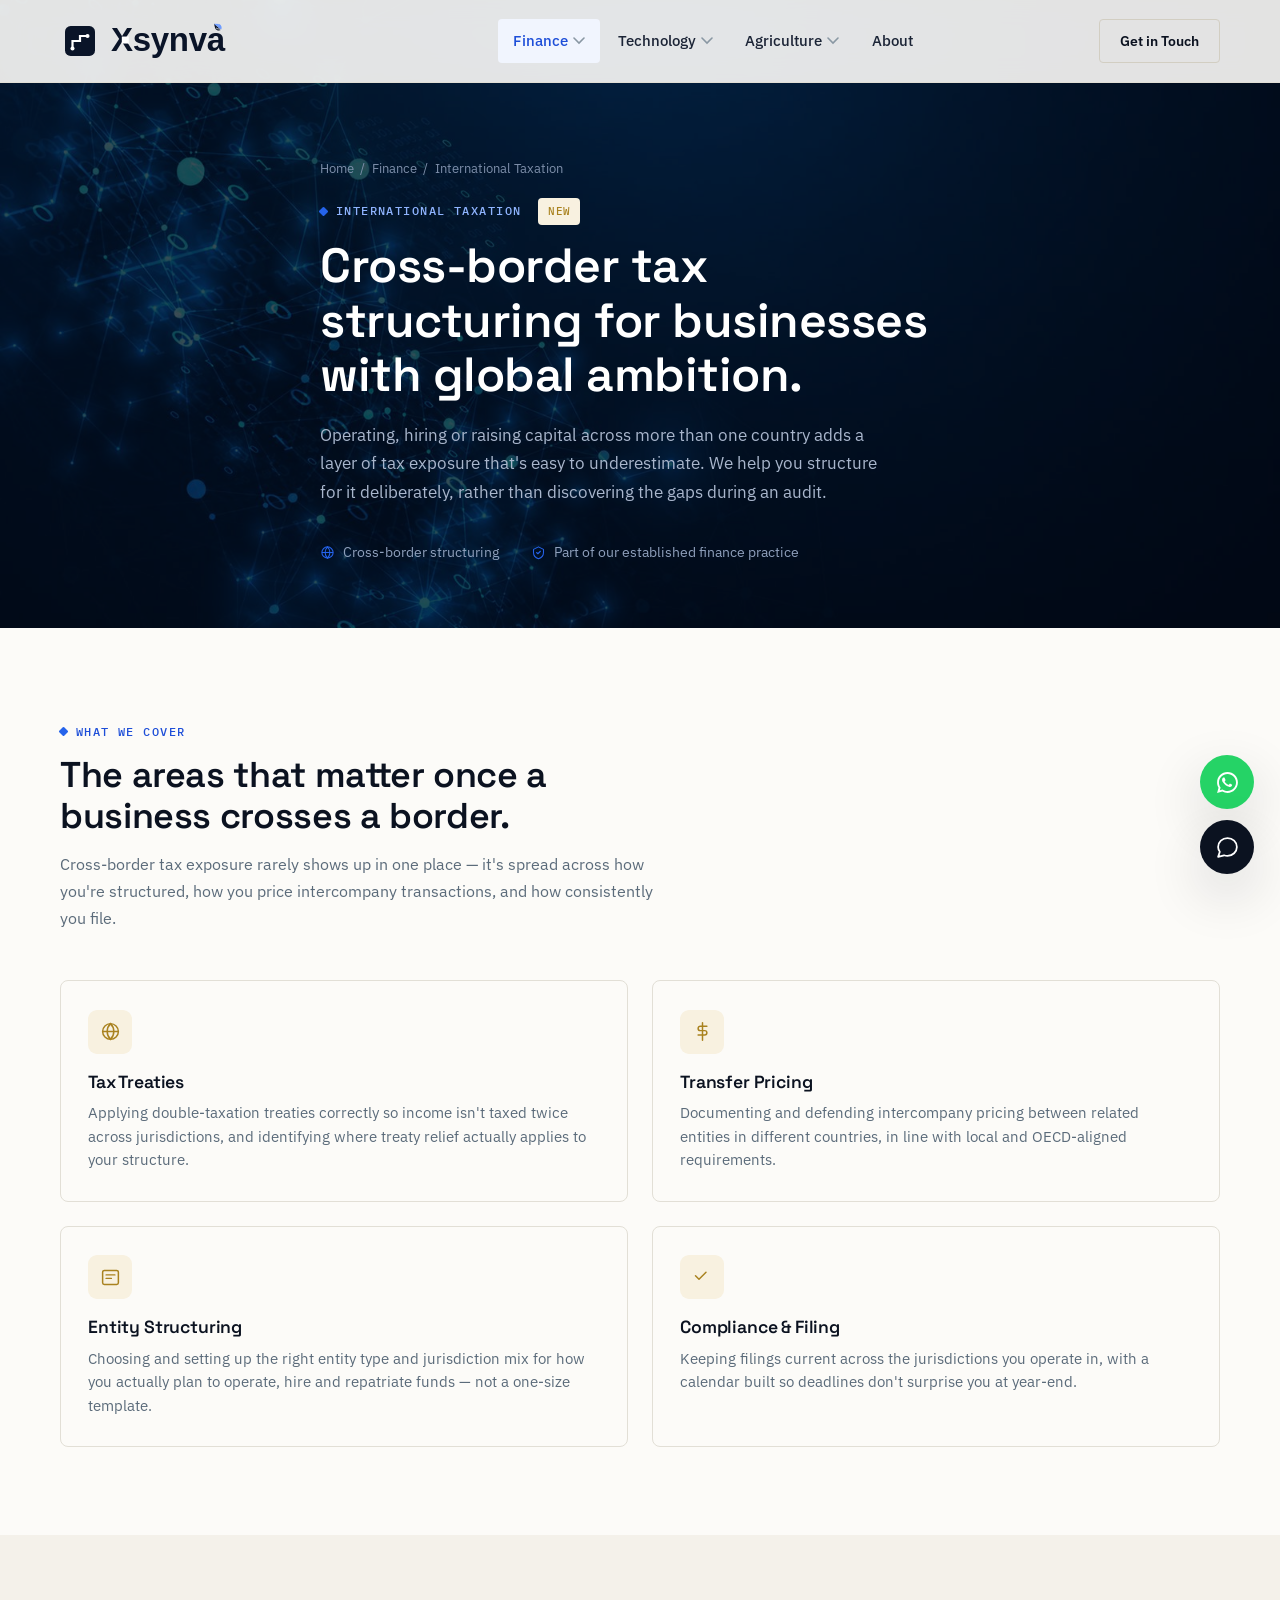
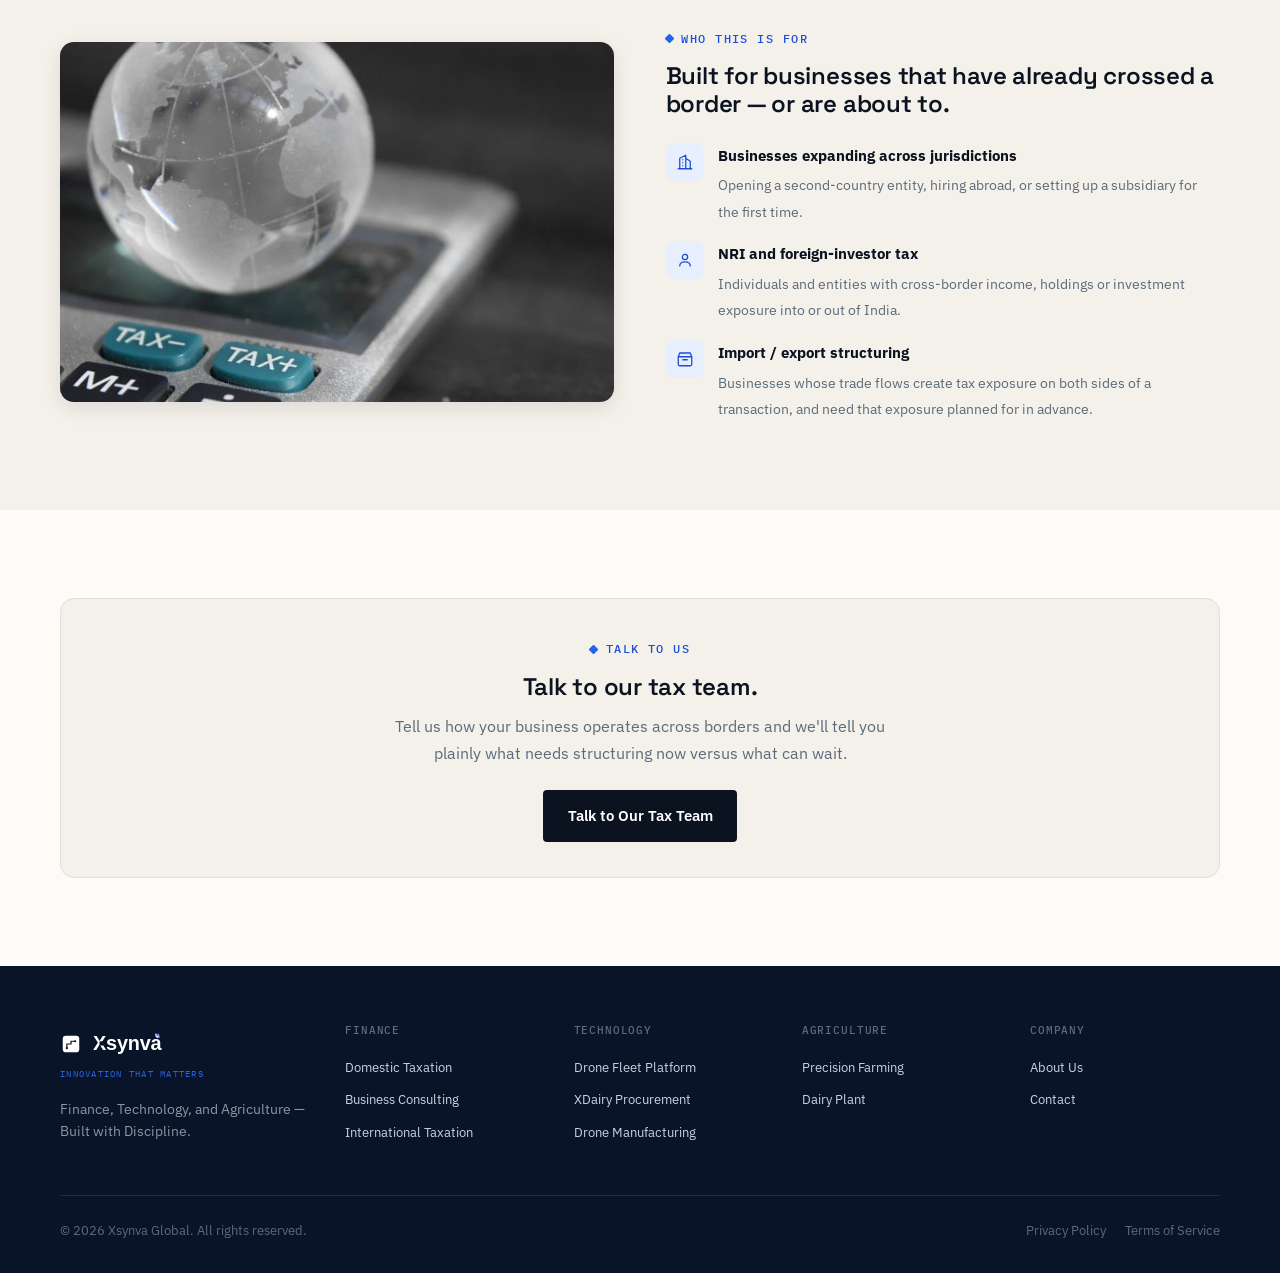
<file: international-taxation.html>
<!DOCTYPE html>
<html lang="en">
<head>
<meta charset="UTF-8">
<meta name="viewport" content="width=device-width, initial-scale=1.0">
<title>International Taxation — Xsynva</title>
<meta name="description" content="Cross-border tax structuring, treaty guidance and compliance support from Xsynva Global, for businesses with global ambition.">
<link rel="canonical" href="https://xsynva.com/international-taxation.html">
<link rel="manifest" href="site.webmanifest">
<link rel="icon" type="image/x-icon"             href="assets/images/favicons/favicon.ico">
<link rel="icon" type="image/png" sizes="16x16"  href="assets/images/favicons/favicon-16x16.png">
<link rel="icon" type="image/png" sizes="32x32"  href="assets/images/favicons/favicon-32x32.png">
<link rel="apple-touch-icon" sizes="180x180"     href="assets/images/favicons/apple-touch-icon.png">
<link rel="apple-touch-icon" sizes="152x152"     href="assets/images/favicons/apple-touch-icon-152x152.png">
<link rel="apple-touch-icon" sizes="120x120"     href="assets/images/favicons/apple-touch-icon-120x120.png">
<meta name="msapplication-TileImage"             content="assets/images/favicons/android-chrome-192x192.png">
<meta name="msapplication-TileColor"             content="#0A1428">
<meta name="theme-color"                         content="#0A1428">
<link rel="preconnect" href="https://fonts.googleapis.com">
<link rel="preconnect" href="https://fonts.gstatic.com" crossorigin>
<link href="https://fonts.googleapis.com/css2?family=Space+Grotesk:wght@400;500;600;700&family=IBM+Plex+Sans:ital,wght@0,400;0,500;0,600;0,700;1,400&family=IBM+Plex+Mono:wght@400;500&display=swap" rel="stylesheet">
<link rel="stylesheet" href="assets/css/base.css">
<link rel="stylesheet" href="assets/css/components.css">
</head>
<body class="page-international-taxation">

<header class="nav" id="siteNav">
  <div class="nav-inner">
    <a href="index.html" class="brand">      
      <span class="brand-mark">
        <!-- <img src="assets/images/optimized/logo_icon.png" alt="Xsynva" style="width:auto; height:44px;"> -->
        <svg width="40" height="40" viewBox="0 0 512 512" xmlns="http://www.w3.org/2000/svg">
        <!--
          Circuit-trace mark. Built on a strict 64px grid (512/8) so every turn
          is a clean 90-degree corner — engineered, not freehand.
          Single continuous trace, uniform stroke width, one terminal node (pad).
          Container: rounded square, suggesting a chip/PCB footprint.
          No rotational symmetry, no letterform, no radial blades.
        -->

        <!-- Container: rounded square, single flat color, acts as the chip/badge -->
        <rect x="64" y="64" width="384" height="384" rx="72" fill="#0A1428"/>

        <!-- Circuit trace: cut out in background color (here white) so it reads
              as an etched path inside the badge. Starts bottom-left, turns twice,
              ends top-right at a node. -->
        <path d="M 160 352
                  L 160 256
                  L 256 256
                  L 256 192
                  L 352 192"
              stroke="#FFFFFF"
              stroke-width="28"
              stroke-linecap="square"
              fill="none"/>

        <!-- Terminal node / pad -->
        <circle cx="352" cy="192" r="26" fill="#FFFFFF"/>

        <!-- Origin pad (small, grounded end) -->
        <circle cx="160" cy="352" r="26" fill="#FFFFFF"/>
        </svg>
      </span>

      <svg width="216" height="54" viewBox="0 0 340 80" xmlns="http://www.w3.org/2000/svg">
        <!--
          Xsynva wordmark — dark filled, navy-on-light, render-verified.
          Font: Chakra Petch Bold (must be loaded separately — see note below).
          Custom edit: a flat right-angle notch is cut into the X's crossing
          point, echoing the icon's two 90-degree circuit turns. This is the
          single deliberate link between icon and wordmark.
        -->
        <text x="0" y="56"
              font-family="'Chakra Petch', sans-serif"
              font-weight="700"
              font-size="52"
              letter-spacing="-0.5"
              fill="#0A1428">Xsynva</text>

        <g transform="translate(172,10) scale(0.24) rotate(-50 24 35)">
          <path d="M 0 -30 L -20 -2 L 0 -2 Z" fill="#0A1428"/>
          <path d="M 0 -30 L 20 -2 L 0 -2 Z" fill="#6E9CFF"/>
          <path d="M -20 -2 C -24 14, -14 28, 0 32 L 0 -2 Z" fill="#0A1428"/>
          <path d="M 20 -2 C 24 14, 14 28, 0 32 L 0 -2 Z" fill="#6E9CFF"/>
          <path d="M -13 4 C -6 14, -2 24, 0 32" stroke="#FFFFFF" stroke-width="4.2" fill="none" stroke-linecap="round"/>
        </g>

        <!-- Notch: cuts the X's crossing point in background color -->
        <path d="M 17 33 L 17 44 L 28 44 L 28 33 Z" fill="#FFFFFF"/>
      </svg>

      

      <!-- <span class="brand-text">Xsynva<small><span class="brand-tagline">Innovation That Matters</small></span> -->
    </a>

    <nav class="nav-links" aria-label="Primary">
      <div class="nav-item">
        <a href="finance.html" class="nav-link active">Finance <svg viewBox="0 0 12 8" fill="none"><path d="M1 1L6 6L11 1" stroke="currentColor" stroke-width="1.6" stroke-linecap="round"/></svg></a>
        <div class="mega" style="width:380px;">
          <div class="mega-col">
            <h4>Finance</h4>
            <div class="mega-list">
              <a href="finance-advisory.html">Domestic Taxation</a>
              <a href="international-taxation.html">International Taxation</a>
            </div>
          </div>
        </div>
      </div>

      <div class="nav-item">
        <a href="technology.html" class="nav-link">Technology <svg viewBox="0 0 12 8" fill="none"><path d="M1 1L6 6L11 1" stroke="currentColor" stroke-width="1.6" stroke-linecap="round"/></svg></a>
        <div class="mega">
          <div class="mega-col">
            <h4>Drone Manufacturing</h4>
            <div class="mega-list">
              <a href="drone-manufacturing.html">Drone Programs</a>
            </div>
          </div>
          <div class="mega-col">
            <h4>Software Solutions</h4>
            <div class="mega-list">
              <a href="software-solutions.html#fleet-platform">Drone Fleet Management</a>
              <a href="software-solutions.html#xdairy">XDairy Procurement</a>
            </div>
          </div>
        </div>
      </div>

      <div class="nav-item">
        <a href="agriculture.html" class="nav-link">Agriculture <svg viewBox="0 0 12 8" fill="none"><path d="M1 1L6 6L11 1" stroke="currentColor" stroke-width="1.6" stroke-linecap="round"/></svg></a>
        <div class="mega">
          <div class="mega-col">
            <h4>Dairy Farm &amp; Research</h4>
            <div class="mega-list">
              <a href="agriculture.html#facilities">Modern Dairy Plant</a>
              <a href="agriculture.html#govt-programs">Government Programs</a>
            </div>
          </div>
          <div class="mega-col">
            <h4>Farm Technology</h4>
            <div class="mega-list">
              <a href="agri-technology.html#precision-farming">Precision Farming</a>
            </div>
          </div>
        </div>
      </div>

      <a href="about.html" class="nav-link">About</a>
    </nav>

    <div class="nav-cta-group">
      <a href="contact.html" class="btn btn-secondary nav-cta">Get in Touch</a>
      <button class="nav-menu-btn" aria-label="Open menu" id="mobileMenuBtn">
        <svg viewBox="0 0 18 18" fill="none"><path d="M2 4.5H16M2 9H16M2 13.5H16" stroke="currentColor" stroke-width="1.6" stroke-linecap="round"/></svg>
      </button>
    </div>
  </div>
</header>

<div class="mdrawer" id="mobileDrawer">
  <div class="mdrawer-head">
    <span class="brand-text">Xsynva<small><span class="brand-tagline">Innovation That Matters</small></span>
    <button id="mobileCloseBtn" aria-label="Close menu" class="nav-menu-btn">
      <svg viewBox="0 0 18 18" fill="none"><path d="M3 3L15 15M15 3L3 15" stroke="currentColor" stroke-width="1.6" stroke-linecap="round"/></svg>
    </button>
  </div>
  <nav class="mdrawer-links">
    <a href="finance.html">Finance</a>
    <a href="technology.html">Technology</a>
    <a href="agriculture.html">Dairy Farm &amp; Research</a>
    <a href="agri-technology.html">Farm Technology</a>
    <a href="about.html">About</a>
    <a href="contact.html">Contact</a>
  </nav>
  <a href="contact.html" class="btn btn-secondary nav-cta">Get in Touch</a>
</div>
<div class="mdrawer-backdrop" id="mdrawerBackdrop"></div>

<main>

<section class="page-hero">
  <div class="wrap page-hero-inner">
    <div class="crumb"><a href="index.html">Home</a><span>/</span><a href="finance.html">Finance</a><span>/</span><span>International Taxation</span></div>
    <span class="eyebrow on-dark">International Taxation <span class="tag tag--ai" style="margin-left:0.5rem;">New</span></span>
    <h1>Cross-border tax structuring for businesses with global ambition.</h1>
    <p class="lead">Operating, hiring or raising capital across more than one country adds a layer of tax exposure that's easy to underestimate. We help you structure for it deliberately, rather than discovering the gaps during an audit.</p>
    <div class="page-hero-meta">
      <span class="phm"><svg viewBox="0 0 24 24" fill="none"><circle cx="12" cy="12" r="9" stroke="currentColor" stroke-width="1.7"/><path d="M3 12H21M12 3C14.5 5.5 15.8 8.6 15.8 12C15.8 15.4 14.5 18.5 12 21C9.5 18.5 8.2 15.4 8.2 12C8.2 8.6 9.5 5.5 12 3Z" stroke="currentColor" stroke-width="1.7"/></svg> Cross-border structuring</span>
      <span class="phm"><svg viewBox="0 0 24 24" fill="none"><path d="M9 12L11 14L15 10M12 3L20 7V12C20 17 16.5 20.5 12 22C7.5 20.5 4 17 4 12V7L12 3Z" stroke="currentColor" stroke-width="1.7" stroke-linecap="round" stroke-linejoin="round"/></svg> Part of our established finance practice</span>
    </div>
  </div>
</section>

<!-- ═══════════════════════════════════════════════
     WHAT WE COVER
════════════════════════════════════════════════ -->
<section class="section" id="tax">
  <div class="wrap">
    <div class="section-head">
      <span class="eyebrow">What We Cover</span>
      <h2>The areas that matter once a business crosses a border.</h2>
      <p>Cross-border tax exposure rarely shows up in one place — it's spread across how you're structured, how you price intercompany transactions, and how consistently you file.</p>
    </div>
    <div class="cover-grid">
      <div class="cover-card">
        <span class="fc-icon"><svg viewBox="0 0 24 24" fill="none"><circle cx="12" cy="12" r="9" stroke="currentColor" stroke-width="1.7"/><path d="M3 12H21M12 3C14.5 5.5 15.8 8.6 15.8 12C15.8 15.4 14.5 18.5 12 21C9.5 18.5 8.2 15.4 8.2 12C8.2 8.6 9.5 5.5 12 3Z" stroke="currentColor" stroke-width="1.7"/></svg></span>
        <h3>Tax Treaties</h3>
        <p>Applying double-taxation treaties correctly so income isn't taxed twice across jurisdictions, and identifying where treaty relief actually applies to your structure.</p>
      </div>
      <div class="cover-card">
        <span class="fc-icon"><svg viewBox="0 0 24 24" fill="none"><path d="M12 2L12 22M17 6H9.5C8.12 6 7 7.12 7 8.5C7 9.88 8.12 11 9.5 11H14.5C15.88 11 17 12.12 17 13.5C17 14.88 15.88 16 14.5 16H7" stroke="currentColor" stroke-width="1.7" stroke-linecap="round" stroke-linejoin="round"/></svg></span>
        <h3>Transfer Pricing</h3>
        <p>Documenting and defending intercompany pricing between related entities in different countries, in line with local and OECD-aligned requirements.</p>
      </div>
      <div class="cover-card">
        <span class="fc-icon"><svg viewBox="0 0 24 24" fill="none"><rect x="3" y="4" width="18" height="16" rx="2" stroke="currentColor" stroke-width="1.7"/><path d="M7 9H17M7 13H13" stroke="currentColor" stroke-width="1.7" stroke-linecap="round"/></svg></span>
        <h3>Entity Structuring</h3>
        <p>Choosing and setting up the right entity type and jurisdiction mix for how you actually plan to operate, hire and repatriate funds — not a one-size template.</p>
      </div>
      <div class="cover-card">
        <span class="fc-icon"><svg viewBox="0 0 24 24" fill="none"><path d="M4 10L8 14L16 6" stroke="currentColor" stroke-width="1.7" stroke-linecap="round" stroke-linejoin="round"/></svg></span>
        <h3>Compliance &amp; Filing</h3>
        <p>Keeping filings current across the jurisdictions you operate in, with a calendar built so deadlines don't surprise you at year-end.</p>
      </div>
    </div>
  </div>
</section>

<!-- ═══════════════════════════════════════════════
     WHO THIS IS FOR
════════════════════════════════════════════════ -->
<section class="section section--tint">
  <div class="wrap split reverse">
    <img src="assets/images/optimized/tax.jpg" alt="Reviewing cross-border financial documents together">
    <div class="split-copy">
      <span class="eyebrow">Who This Is For</span>
      <h2 style="margin-top:0.8rem;">Built for businesses that have already crossed a border — or are about to.</h2>
      <div class="who-list">
        <div class="who-item">
          <span class="wi-icon"><svg viewBox="0 0 24 24" fill="none"><path d="M3 21H21M5 21V7L13 3V21M19 21V11L13 7M9 9V9.01M9 13V13.01M9 17V17.01" stroke="currentColor" stroke-width="1.7" stroke-linecap="round" stroke-linejoin="round"/></svg></span>
          <div><strong>Businesses expanding across jurisdictions</strong><span>Opening a second-country entity, hiring abroad, or setting up a subsidiary for the first time.</span></div>
        </div>
        <div class="who-item">
          <span class="wi-icon"><svg viewBox="0 0 24 24" fill="none"><circle cx="12" cy="8" r="3.5" stroke="currentColor" stroke-width="1.7"/><path d="M5 20C5 16.5 8 14.5 12 14.5C16 14.5 19 16.5 19 20" stroke="currentColor" stroke-width="1.7" stroke-linecap="round"/></svg></span>
          <div><strong>NRI and foreign-investor tax</strong><span>Individuals and entities with cross-border income, holdings or investment exposure into or out of India.</span></div>
        </div>
        <div class="who-item">
          <span class="wi-icon"><svg viewBox="0 0 24 24" fill="none"><path d="M3 9H21M3 9V19C3 20.1 3.9 21 5 21H19C20.1 21 21 20.1 21 19V9M3 9L5 4H19L21 9M9 13H15" stroke="currentColor" stroke-width="1.7" stroke-linecap="round" stroke-linejoin="round"/></svg></span>
          <div><strong>Import / export structuring</strong><span>Businesses whose trade flows create tax exposure on both sides of a transaction, and need that exposure planned for in advance.</span></div>
        </div>
      </div>
    </div>
  </div>
</section>

<!-- ═══════════════════════════════════════════════
     CTA
════════════════════════════════════════════════ -->
<section class="section">
  <div class="wrap">
    <div class="team-note" style="background: var(--paper-deep); border: 1px solid var(--line); border-radius: var(--radius-lg); padding: 2.2rem; text-align: center;">
      <span class="eyebrow">Talk to Us</span>
      <h2 style="margin-top:0.8rem; font-size:1.5rem;">Talk to our tax team.</h2>
      <p style="color: var(--steel); max-width: 540px; margin: 0.8rem auto 0;">Tell us how your business operates across borders and we'll tell you plainly what needs structuring now versus what can wait.</p>
      <div style="margin-top:1.5rem;">
        <a href="https://wa.me/917996577711" class="btn btn-primary" target="_blank" rel="noopener">Talk to Our Tax Team</a>
      </div>
    </div>
  </div>
</section>

</main>

<footer class="footer">
  <div class="wrap">
    <div class="footer-grid">
      <div class="footer-brand">
        <span>
          <a href="index.html" class="brand brand-footer">
            <span class="brand-mark">
              <svg width="22" height="22" viewBox="0 0 512 512" xmlns="http://www.w3.org/2000/svg">
                <rect x="64" y="64" width="384" height="384" rx="72" fill="#FFFFFF"/>
                <path d="M 160 352 L 160 256 L 256 256 L 256 192 L 352 192" stroke="#0A1428" stroke-width="28" stroke-linecap="square" fill="none"/>
                <circle cx="352" cy="192" r="26" fill="#0A1428"/>
                <circle cx="160" cy="352" r="26" fill="#0A1428"/>
              </svg>
            </span>

            <svg width="130" height="40" viewBox="0 0 340 80" xmlns="http://www.w3.org/2000/svg">
              <text x="0" y="56" font-family="'Chakra Petch', sans-serif" font-weight="700" font-size="52" letter-spacing="-0.5" fill="#FFFFFF">Xsynva</text>
              <g transform="translate(172,10) scale(0.24) rotate(-50 24 35)">
                <path d="M 0 -30 L -20 -2 L 0 -2 Z" fill="#FFFFFF"/>
                <path d="M 0 -30 L 20 -2 L 0 -2 Z" fill="#6E9CFF"/>
                <path d="M -20 -2 C -24 14, -14 28, 0 32 L 0 -2 Z" fill="#FFFFFF"/>
                <path d="M 20 -2 C 24 14, 14 28, 0 32 L 0 -2 Z" fill="#6E9CFF"/>
                <path d="M -13 4 C -6 14, -2 24, 0 32" stroke="#FFFFFF" stroke-width="4.2" fill="none" stroke-linecap="round"/>
              </g>
              <path d="M 17 33 L 17 44 L 28 44 L 28 33 Z" fill="#0A1428"/>
            </svg>
          </a>

          <small class="brand-tagline">Innovation That Matters</small>
        </span>
        <p>Finance, Technology, and Agriculture — Built with Discipline.</p>
      </div>
      <div class="footer-col">
        <h5>Finance</h5>
        <a href="finance-advisory.html">Domestic Taxation</a>
        <a href="finance-advisory.html#consulting">Business Consulting</a>
        <a href="international-taxation.html">International Taxation</a>
      </div>
      <div class="footer-col">
        <h5>Technology</h5>
        <a href="software-solutions.html#fleet-platform">Drone Fleet Platform</a>
        <a href="software-solutions.html#xdairy">XDairy Procurement</a>
        <a href="drone-manufacturing.html">Drone Manufacturing</a>
      </div>
      <div class="footer-col">
        <h5>Agriculture</h5>
        <a href="agri-technology.html#precision-farming">Precision Farming</a>
        <a href="agriculture.html#facilities">Dairy Plant</a>
      </div>      
      <div class="footer-col">
        <h5>Company</h5>
        <a href="about.html">About Us</a>
        <a href="contact.html">Contact</a>
      </div>
    </div>
    <div class="footer-bottom">
      <span>&copy; <span id="current_year"></span> Xsynva Global. All rights reserved.</span>
      <div class="fb-links">
        <a href="privacy-policy.html">Privacy Policy</a>
        <a href="terms-of-service.html">Terms of Service</a>
      </div>
    </div>
  </div>
</footer>

<div class="float-stack">
  <a href="https://wa.me/919270227724" class="float-btn whatsapp" target="_blank" rel="noopener" aria-label="Chat on WhatsApp">
    <svg viewBox="0 0 24 24" fill="currentColor"><path d="M12 2C6.48 2 2 6.48 2 12C2 13.85 2.5 15.58 3.38 17.07L2 22L7.05 20.66C8.5 21.5 10.19 22 12 22C17.52 22 22 17.52 22 12C22 6.48 17.52 2 12 2ZM12 20.2C10.4 20.2 8.9 19.75 7.62 18.95L7.3 18.76L4.65 19.46L5.37 16.9L5.16 16.56C4.28 15.22 3.8 13.65 3.8 12C3.8 7.47 7.47 3.8 12 3.8C16.53 3.8 20.2 7.47 20.2 12C20.2 16.53 16.53 20.2 12 20.2ZM16.4 13.9C16.15 13.78 14.95 13.19 14.72 13.11C14.49 13.02 14.33 12.98 14.16 13.23C14 13.48 13.53 14.04 13.38 14.21C13.24 14.37 13.1 14.39 12.86 14.27C11.32 13.55 10.3 12.86 9.27 11.13C9.19 10.99 9.32 10.85 9.45 10.7C9.57 10.56 9.7 10.4 9.82 10.25C9.94 10.1 9.98 9.99 10.06 9.82C10.14 9.65 10.1 9.51 10.02 9.36C9.94 9.21 9.5 8.04 9.31 7.59C9.13 7.16 8.95 7.22 8.81 7.21C8.68 7.21 8.51 7.21 8.34 7.21C8.18 7.21 7.91 7.27 7.68 7.52C7.45 7.77 6.8 8.38 6.8 9.55C6.8 10.71 7.7 11.85 7.82 12C7.95 12.15 9.5 14.65 11.95 15.65C14.18 16.56 14.18 16.27 14.6 16.23C15.02 16.19 15.99 15.65 16.21 15.07C16.43 14.49 16.43 14 16.36 13.9C16.31 13.81 16.4 13.9 16.4 13.9Z"/></svg>
  </a>
  <a href="#" id="chatLauncher" class="float-btn chat" aria-label="Open chat assistant">
    <svg viewBox="0 0 24 24" fill="none"><path d="M21 11.5C21 16.19 16.97 20 12 20C10.84 20 9.74 19.81 8.73 19.46L3 21L4.62 16.07C3.6 14.84 3 13.24 3 11.5C3 6.81 7.03 3 12 3C16.97 3 21 6.81 21 11.5Z" stroke="currentColor" stroke-width="1.7" stroke-linecap="round" stroke-linejoin="round"/></svg>
  </a>
</div>

<script src="assets/js/main.js"></script>
</body>
</html>
</file>
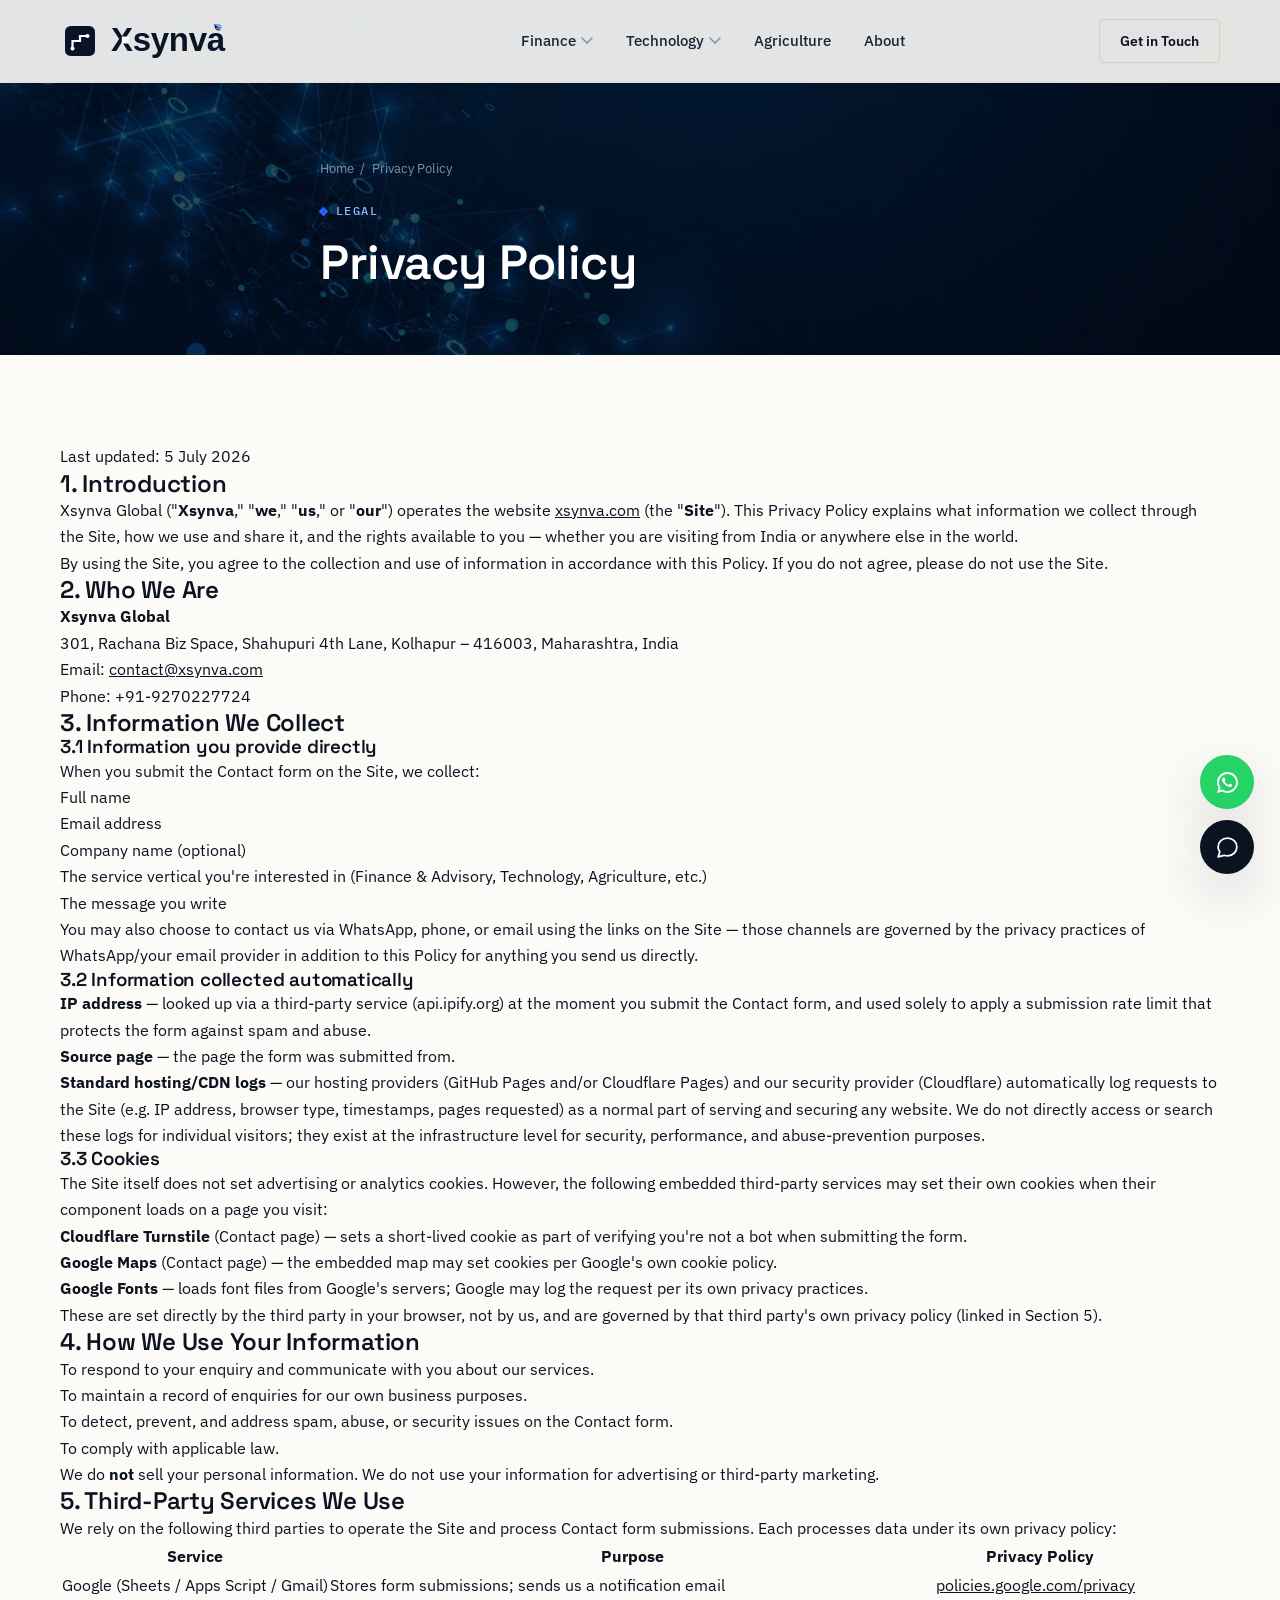
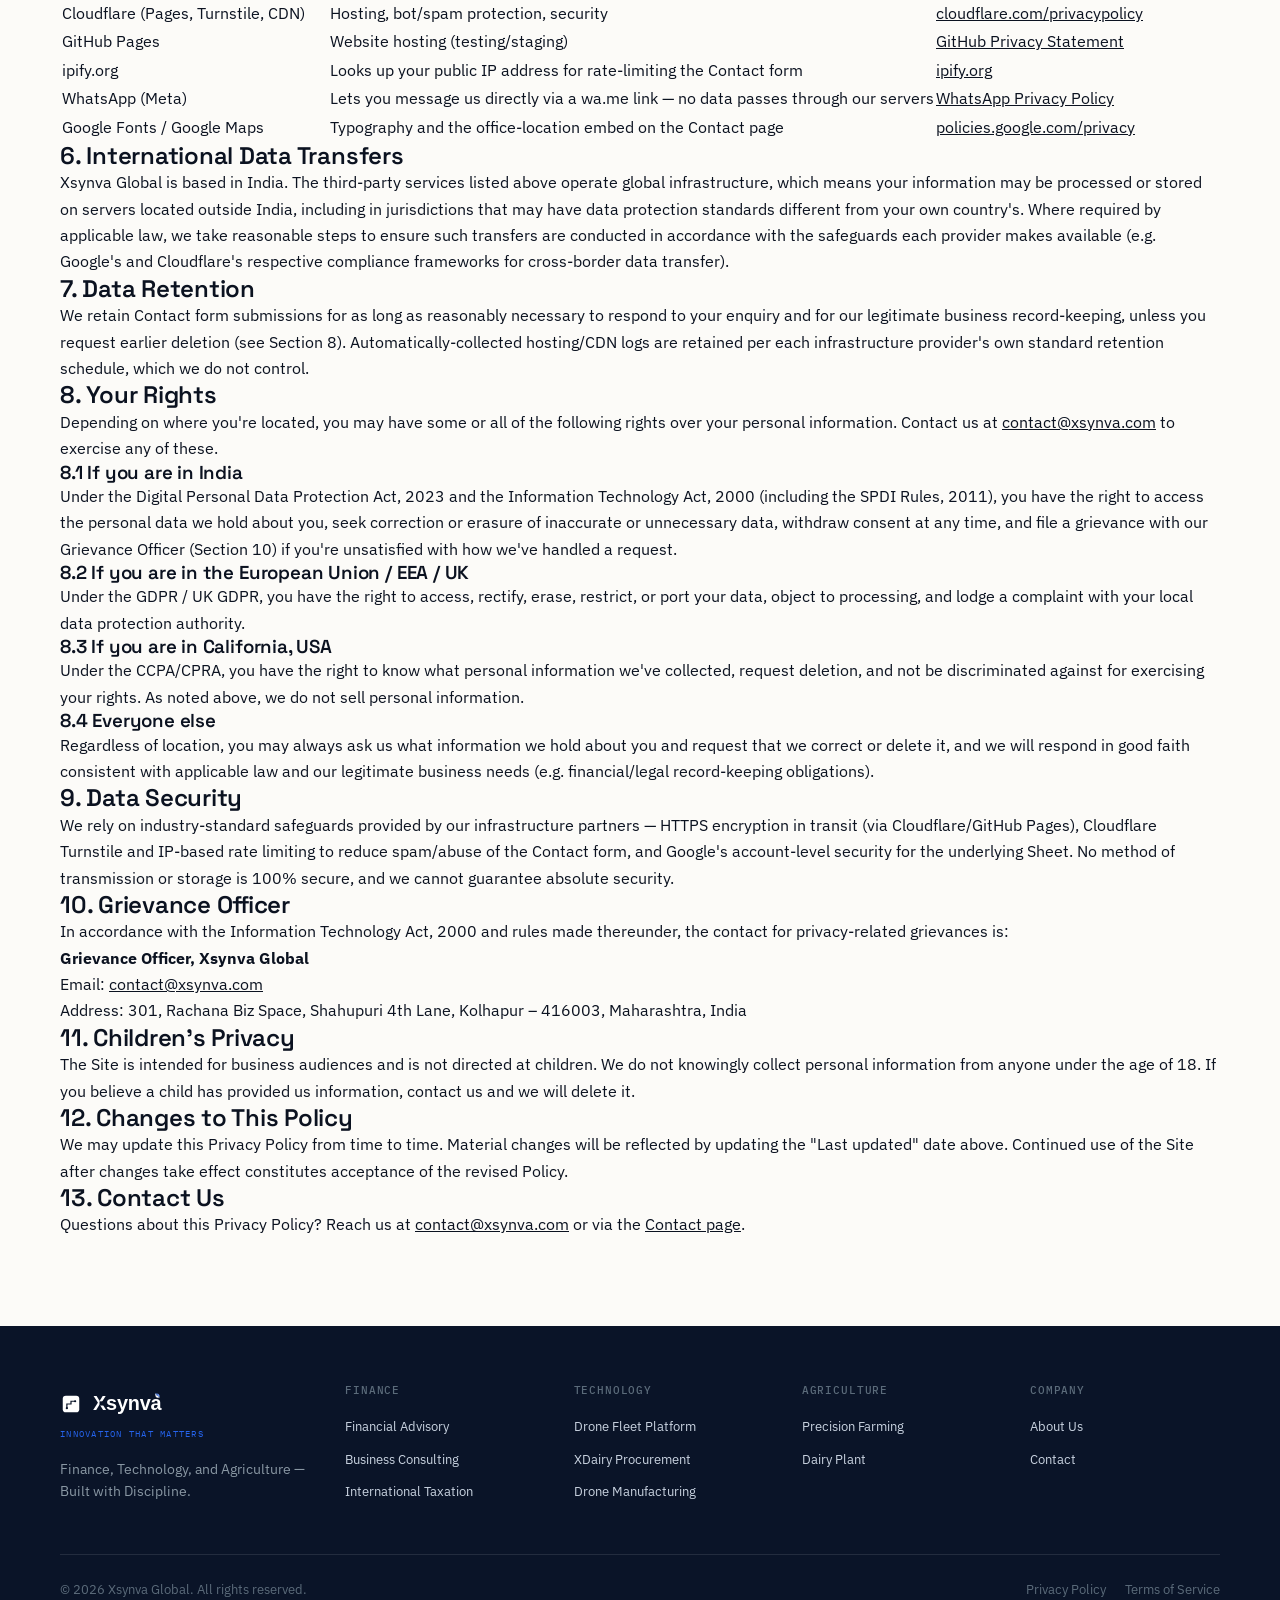
<file: privacy-policy.html>
<!DOCTYPE html>
<html lang="en">
<head>
<meta charset="UTF-8">
<meta name="viewport" content="width=device-width, initial-scale=1.0">
<title>Privacy Policy — Xsynva Global</title>
<meta name="description" content="How Xsynva Global collects, uses, and protects your information across Finance, Technology, and Agriculture — for visitors in India and worldwide.">
<link rel="canonical" href="https://xsynva.com/privacy-policy.html">
<link rel="manifest" href="site.webmanifest">
<link rel="icon" type="image/x-icon"             href="assets/images/favicons/favicon.ico">
<link rel="icon" type="image/png" sizes="16x16"  href="assets/images/favicons/favicon-16x16.png">
<link rel="icon" type="image/png" sizes="32x32"  href="assets/images/favicons/favicon-32x32.png">
<link rel="apple-touch-icon" sizes="180x180"     href="assets/images/favicons/apple-touch-icon.png">
<link rel="apple-touch-icon" sizes="152x152"     href="assets/images/favicons/apple-touch-icon-152x152.png">
<link rel="apple-touch-icon" sizes="120x120"     href="assets/images/favicons/apple-touch-icon-120x120.png">
<meta name="msapplication-TileImage"             content="assets/images/favicons/android-chrome-192x192.png">
<meta name="msapplication-TileColor"             content="#0A1428">
<meta name="theme-color"                         content="#0A1428">
<link rel="preconnect" href="https://fonts.googleapis.com">
<link rel="preconnect" href="https://fonts.gstatic.com" crossorigin>
<link href="https://fonts.googleapis.com/css2?family=Space+Grotesk:wght@400;500;600;700&family=IBM+Plex+Sans:ital,wght@0,400;0,500;0,600;0,700;1,400&family=IBM+Plex+Mono:wght@400;500&display=swap" rel="stylesheet">
<link rel="stylesheet" href="assets/css/base.css">
<link rel="stylesheet" href="assets/css/components.css">
</head>
<body class="page-privacy-policy">

<header class="nav" id="siteNav">
  <div class="nav-inner">
    <a href="index.html" class="brand">      
      <span class="brand-mark">
        <!-- <img src="assets/images/optimized/logo_icon.png" alt="Xsynva" style="width:auto; height:44px;"> -->
        <svg width="40" height="40" viewBox="0 0 512 512" xmlns="http://www.w3.org/2000/svg">
        <!--
          Circuit-trace mark. Built on a strict 64px grid (512/8) so every turn
          is a clean 90-degree corner — engineered, not freehand.
          Single continuous trace, uniform stroke width, one terminal node (pad).
          Container: rounded square, suggesting a chip/PCB footprint.
          No rotational symmetry, no letterform, no radial blades.
        -->

        <!-- Container: rounded square, single flat color, acts as the chip/badge -->
        <rect x="64" y="64" width="384" height="384" rx="72" fill="#0A1428"/>

        <!-- Circuit trace: cut out in background color (here white) so it reads
              as an etched path inside the badge. Starts bottom-left, turns twice,
              ends top-right at a node. -->
        <path d="M 160 352
                  L 160 256
                  L 256 256
                  L 256 192
                  L 352 192"
              stroke="#FFFFFF"
              stroke-width="28"
              stroke-linecap="square"
              fill="none"/>

        <!-- Terminal node / pad -->
        <circle cx="352" cy="192" r="26" fill="#FFFFFF"/>

        <!-- Origin pad (small, grounded end) -->
        <circle cx="160" cy="352" r="26" fill="#FFFFFF"/>
        </svg>
      </span>

      <svg width="216" height="54" viewBox="0 0 340 80" xmlns="http://www.w3.org/2000/svg">
        <!--
          Xsynva wordmark — dark filled, navy-on-light, render-verified.
          Font: Chakra Petch Bold (must be loaded separately — see note below).
          Custom edit: a flat right-angle notch is cut into the X's crossing
          point, echoing the icon's two 90-degree circuit turns. This is the
          single deliberate link between icon and wordmark.
        -->
        <text x="0" y="56"
              font-family="'Chakra Petch', sans-serif"
              font-weight="700"
              font-size="52"
              letter-spacing="-0.5"
              fill="#0A1428">Xsynva</text>

        <g transform="translate(172,10) scale(0.24) rotate(-50 24 35)">
          <path d="M 0 -30 L -20 -2 L 0 -2 Z" fill="#0A1428"/>
          <path d="M 0 -30 L 20 -2 L 0 -2 Z" fill="#6E9CFF"/>
          <path d="M -20 -2 C -24 14, -14 28, 0 32 L 0 -2 Z" fill="#0A1428"/>
          <path d="M 20 -2 C 24 14, 14 28, 0 32 L 0 -2 Z" fill="#6E9CFF"/>
          <path d="M -13 4 C -6 14, -2 24, 0 32" stroke="#FFFFFF" stroke-width="4.2" fill="none" stroke-linecap="round"/>
        </g>

        <!-- Notch: cuts the X's crossing point in background color -->
        <path d="M 17 33 L 17 44 L 28 44 L 28 33 Z" fill="#FFFFFF"/>
      </svg>

      

      <!-- <span class="brand-text">Xsynva<small><span class="brand-tagline">Innovation That Matters</small></span> -->
    </a>

    <nav class="nav-links" aria-label="Primary">
      <div class="nav-item">
        <a href="finance.html" class="nav-link">Finance <svg viewBox="0 0 12 8" fill="none"><path d="M1 1L6 6L11 1" stroke="currentColor" stroke-width="1.6" stroke-linecap="round"/></svg></a>
        <div class="mega" style="width:380px;">
          <div class="mega-col">
            <h4>Finance</h4>
            <div class="mega-list">
              <a href="finance-advisory.html">Financial Advisory</a>
              <a href="international-taxation.html">International Taxation</a>
            </div>
          </div>
        </div>
      </div>

      <div class="nav-item">
        <a href="technology.html" class="nav-link">Technology <svg viewBox="0 0 12 8" fill="none"><path d="M1 1L6 6L11 1" stroke="currentColor" stroke-width="1.6" stroke-linecap="round"/></svg></a>
        <div class="mega">
          <div class="mega-col">
            <h4>Drone Manufacturing</h4>
            <div class="mega-list">
              <a href="drone-manufacturing.html">Drone Programs</a>
              <a href="drone-manufacturing.html#future-vision">Future Vision</a>
            </div>
          </div>
          <div class="mega-col">
            <h4>Software Solutions</h4>
            <div class="mega-list">
              <a href="software-solutions.html#fleet-platform">Drone Fleet Management</a>
              <a href="software-solutions.html#xdairy">XDairy Procurement</a>
            </div>
          </div>
        </div>
      </div>

      <a href="agriculture.html" class="nav-link">Agriculture</a>
      <a href="about.html" class="nav-link">About</a>
    </nav>

    <div class="nav-cta-group">
      <a href="contact.html" class="btn btn-secondary nav-cta">Get in Touch</a>
      <button class="nav-menu-btn" aria-label="Open menu" id="mobileMenuBtn">
        <svg viewBox="0 0 18 18" fill="none"><path d="M2 4.5H16M2 9H16M2 13.5H16" stroke="currentColor" stroke-width="1.6" stroke-linecap="round"/></svg>
      </button>
    </div>
  </div>
</header>

<div class="mdrawer" id="mobileDrawer">
  <div class="mdrawer-head">
    <span class="brand-text">Xsynva<small><span class="brand-tagline">Innovation That Matters</small></span>
    <button id="mobileCloseBtn" aria-label="Close menu" class="nav-menu-btn">
      <svg viewBox="0 0 18 18" fill="none"><path d="M3 3L15 15M15 3L3 15" stroke="currentColor" stroke-width="1.6" stroke-linecap="round"/></svg>
    </button>
  </div>
  <nav class="mdrawer-links">
    <a href="finance.html">Finance</a>
    <a href="technology.html">Technology</a>
    <a href="agriculture.html">Agriculture</a>
    <a href="about.html">About</a>
    <a href="contact.html">Contact</a>
  </nav>
  <a href="contact.html" class="btn btn-secondary nav-cta">Get in Touch</a>
</div>
<div class="mdrawer-backdrop" id="mdrawerBackdrop"></div>

<main>
<section class="page-hero">
  <div class="wrap page-hero-inner">
    <div class="crumb"><a href="index.html">Home</a><span>/</span><span>Privacy Policy</span></div>
    <span class="eyebrow on-dark">Legal</span>
    <h1>Privacy Policy</h1>
  </div>
</section>

<section class="section">
  <div class="wrap legal-content">
    <p class="legal-updated">Last updated: 5 July 2026</p>

    <h2>1. Introduction</h2>
    <p>Xsynva Global ("<strong>Xsynva</strong>," "<strong>we</strong>," "<strong>us</strong>," or "<strong>our</strong>") operates the website <a href="https://xsynva.com">xsynva.com</a> (the "<strong>Site</strong>"). This Privacy Policy explains what information we collect through the Site, how we use and share it, and the rights available to you — whether you are visiting from India or anywhere else in the world.</p>
    <p>By using the Site, you agree to the collection and use of information in accordance with this Policy. If you do not agree, please do not use the Site.</p>

    <h2>2. Who We Are</h2>
    <p><strong>Xsynva Global</strong><br>
    301, Rachana Biz Space, Shahupuri 4th Lane, Kolhapur – 416003, Maharashtra, India<br>
    Email: <a href="mailto:contact@xsynva.com">contact@xsynva.com</a><br>
    Phone: +91-9270227724</p>

    <h2>3. Information We Collect</h2>
    <h3>3.1 Information you provide directly</h3>
    <p>When you submit the Contact form on the Site, we collect:</p>
    <ul>
      <li>Full name</li>
      <li>Email address</li>
      <li>Company name (optional)</li>
      <li>The service vertical you're interested in (Finance &amp; Advisory, Technology, Agriculture, etc.)</li>
      <li>The message you write</li>
    </ul>
    <p>You may also choose to contact us via WhatsApp, phone, or email using the links on the Site — those channels are governed by the privacy practices of WhatsApp/your email provider in addition to this Policy for anything you send us directly.</p>

    <h3>3.2 Information collected automatically</h3>
    <ul>
      <li><strong>IP address</strong> — looked up via a third-party service (api.ipify.org) at the moment you submit the Contact form, and used solely to apply a submission rate limit that protects the form against spam and abuse.</li>
      <li><strong>Source page</strong> — the page the form was submitted from.</li>
      <li><strong>Standard hosting/CDN logs</strong> — our hosting providers (GitHub Pages and/or Cloudflare Pages) and our security provider (Cloudflare) automatically log requests to the Site (e.g. IP address, browser type, timestamps, pages requested) as a normal part of serving and securing any website. We do not directly access or search these logs for individual visitors; they exist at the infrastructure level for security, performance, and abuse-prevention purposes.</li>
    </ul>

    <h3>3.3 Cookies</h3>
    <p>The Site itself does not set advertising or analytics cookies. However, the following embedded third-party services may set their own cookies when their component loads on a page you visit:</p>
    <ul>
      <li><strong>Cloudflare Turnstile</strong> (Contact page) — sets a short-lived cookie as part of verifying you're not a bot when submitting the form.</li>
      <li><strong>Google Maps</strong> (Contact page) — the embedded map may set cookies per Google's own cookie policy.</li>
      <li><strong>Google Fonts</strong> — loads font files from Google's servers; Google may log the request per its own privacy practices.</li>
    </ul>
    <p>These are set directly by the third party in your browser, not by us, and are governed by that third party's own privacy policy (linked in Section 5).</p>

    <h2>4. How We Use Your Information</h2>
    <ul>
      <li>To respond to your enquiry and communicate with you about our services.</li>
      <li>To maintain a record of enquiries for our own business purposes.</li>
      <li>To detect, prevent, and address spam, abuse, or security issues on the Contact form.</li>
      <li>To comply with applicable law.</li>
    </ul>
    <p>We do <strong>not</strong> sell your personal information. We do not use your information for advertising or third-party marketing.</p>

    <h2>5. Third-Party Services We Use</h2>
    <p>We rely on the following third parties to operate the Site and process Contact form submissions. Each processes data under its own privacy policy:</p>
    <table>
      <tr><th>Service</th><th>Purpose</th><th>Privacy Policy</th></tr>
      <tr><td>Google (Sheets / Apps Script / Gmail)</td><td>Stores form submissions; sends us a notification email</td><td><a href="https://policies.google.com/privacy" target="_blank" rel="noopener">policies.google.com/privacy</a></td></tr>
      <tr><td>Cloudflare (Pages, Turnstile, CDN)</td><td>Hosting, bot/spam protection, security</td><td><a href="https://www.cloudflare.com/privacypolicy/" target="_blank" rel="noopener">cloudflare.com/privacypolicy</a></td></tr>
      <tr><td>GitHub Pages</td><td>Website hosting (testing/staging)</td><td><a href="https://docs.github.com/site-policy/privacy-policies/github-privacy-statement" target="_blank" rel="noopener">GitHub Privacy Statement</a></td></tr>
      <tr><td>ipify.org</td><td>Looks up your public IP address for rate-limiting the Contact form</td><td><a href="https://www.ipify.org/" target="_blank" rel="noopener">ipify.org</a></td></tr>
      <tr><td>WhatsApp (Meta)</td><td>Lets you message us directly via a wa.me link — no data passes through our servers</td><td><a href="https://www.whatsapp.com/legal/privacy-policy" target="_blank" rel="noopener">WhatsApp Privacy Policy</a></td></tr>
      <tr><td>Google Fonts / Google Maps</td><td>Typography and the office-location embed on the Contact page</td><td><a href="https://policies.google.com/privacy" target="_blank" rel="noopener">policies.google.com/privacy</a></td></tr>
    </table>

    <h2>6. International Data Transfers</h2>
    <p>Xsynva Global is based in India. The third-party services listed above operate global infrastructure, which means your information may be processed or stored on servers located outside India, including in jurisdictions that may have data protection standards different from your own country's. Where required by applicable law, we take reasonable steps to ensure such transfers are conducted in accordance with the safeguards each provider makes available (e.g. Google's and Cloudflare's respective compliance frameworks for cross-border data transfer).</p>

    <h2>7. Data Retention</h2>
    <p>We retain Contact form submissions for as long as reasonably necessary to respond to your enquiry and for our legitimate business record-keeping, unless you request earlier deletion (see Section 8). Automatically-collected hosting/CDN logs are retained per each infrastructure provider's own standard retention schedule, which we do not control.</p>

    <h2>8. Your Rights</h2>
    <p>Depending on where you're located, you may have some or all of the following rights over your personal information. Contact us at <a href="mailto:contact@xsynva.com">contact@xsynva.com</a> to exercise any of these.</p>

    <h3>8.1 If you are in India</h3>
    <p>Under the Digital Personal Data Protection Act, 2023 and the Information Technology Act, 2000 (including the SPDI Rules, 2011), you have the right to access the personal data we hold about you, seek correction or erasure of inaccurate or unnecessary data, withdraw consent at any time, and file a grievance with our Grievance Officer (Section 10) if you're unsatisfied with how we've handled a request.</p>

    <h3>8.2 If you are in the European Union / EEA / UK</h3>
    <p>Under the GDPR / UK GDPR, you have the right to access, rectify, erase, restrict, or port your data, object to processing, and lodge a complaint with your local data protection authority.</p>

    <h3>8.3 If you are in California, USA</h3>
    <p>Under the CCPA/CPRA, you have the right to know what personal information we've collected, request deletion, and not be discriminated against for exercising your rights. As noted above, we do not sell personal information.</p>

    <h3>8.4 Everyone else</h3>
    <p>Regardless of location, you may always ask us what information we hold about you and request that we correct or delete it, and we will respond in good faith consistent with applicable law and our legitimate business needs (e.g. financial/legal record-keeping obligations).</p>

    <h2>9. Data Security</h2>
    <p>We rely on industry-standard safeguards provided by our infrastructure partners — HTTPS encryption in transit (via Cloudflare/GitHub Pages), Cloudflare Turnstile and IP-based rate limiting to reduce spam/abuse of the Contact form, and Google's account-level security for the underlying Sheet. No method of transmission or storage is 100% secure, and we cannot guarantee absolute security.</p>

    <h2>10. Grievance Officer</h2>
    <p>In accordance with the Information Technology Act, 2000 and rules made thereunder, the contact for privacy-related grievances is:</p>
    <p><strong>Grievance Officer, Xsynva Global</strong><br>
    Email: <a href="mailto:contact@xsynva.com">contact@xsynva.com</a><br>
    Address: 301, Rachana Biz Space, Shahupuri 4th Lane, Kolhapur – 416003, Maharashtra, India</p>

    <h2>11. Children's Privacy</h2>
    <p>The Site is intended for business audiences and is not directed at children. We do not knowingly collect personal information from anyone under the age of 18. If you believe a child has provided us information, contact us and we will delete it.</p>

    <h2>12. Changes to This Policy</h2>
    <p>We may update this Privacy Policy from time to time. Material changes will be reflected by updating the "Last updated" date above. Continued use of the Site after changes take effect constitutes acceptance of the revised Policy.</p>

    <h2>13. Contact Us</h2>
    <p>Questions about this Privacy Policy? Reach us at <a href="mailto:contact@xsynva.com">contact@xsynva.com</a> or via the <a href="contact.html">Contact page</a>.</p>
  </div>
</section>

</main>

<footer class="footer">
  <div class="wrap">
    <div class="footer-grid">
      <div class="footer-brand">
        <span>
          <a href="index.html" class="brand brand-footer">
            <span class="brand-mark">
              <svg width="22" height="22" viewBox="0 0 512 512" xmlns="http://www.w3.org/2000/svg">
                <rect x="64" y="64" width="384" height="384" rx="72" fill="#FFFFFF"/>
                <path d="M 160 352 L 160 256 L 256 256 L 256 192 L 352 192" stroke="#0A1428" stroke-width="28" stroke-linecap="square" fill="none"/>
                <circle cx="352" cy="192" r="26" fill="#0A1428"/>
                <circle cx="160" cy="352" r="26" fill="#0A1428"/>
              </svg>
            </span>

            <svg width="130" height="40" viewBox="0 0 340 80" xmlns="http://www.w3.org/2000/svg">
              <text x="0" y="56" font-family="'Chakra Petch', sans-serif" font-weight="700" font-size="52" letter-spacing="-0.5" fill="#FFFFFF">Xsynva</text>
              <g transform="translate(172,10) scale(0.24) rotate(-50 24 35)">
                <path d="M 0 -30 L -20 -2 L 0 -2 Z" fill="#FFFFFF"/>
                <path d="M 0 -30 L 20 -2 L 0 -2 Z" fill="#6E9CFF"/>
                <path d="M -20 -2 C -24 14, -14 28, 0 32 L 0 -2 Z" fill="#FFFFFF"/>
                <path d="M 20 -2 C 24 14, 14 28, 0 32 L 0 -2 Z" fill="#6E9CFF"/>
                <path d="M -13 4 C -6 14, -2 24, 0 32" stroke="#FFFFFF" stroke-width="4.2" fill="none" stroke-linecap="round"/>
              </g>
              <path d="M 17 33 L 17 44 L 28 44 L 28 33 Z" fill="#0A1428"/>
            </svg>
          </a>

          <small class="brand-tagline">Innovation That Matters</small>
        </span>
        <p>Finance, Technology, and Agriculture — Built with Discipline.</p>
      </div>
      <div class="footer-col">
        <h5>Finance</h5>
        <a href="finance-advisory.html">Financial Advisory</a>
        <a href="finance-advisory.html#consulting">Business Consulting</a>
        <a href="international-taxation.html">International Taxation</a>
      </div>
      <div class="footer-col">
        <h5>Technology</h5>
        <a href="software-solutions.html#fleet-platform">Drone Fleet Platform</a>
        <a href="software-solutions.html#xdairy">XDairy Procurement</a>
        <a href="drone-manufacturing.html">Drone Manufacturing</a>
      </div>
      <div class="footer-col">
        <h5>Agriculture</h5>
        <a href="agri-technology.html#precision-farming">Precision Farming</a>
        <a href="agriculture.html#facilities">Dairy Plant</a>
      </div>      
      <div class="footer-col">
        <h5>Company</h5>
        <a href="about.html">About Us</a>
        <a href="contact.html">Contact</a>
      </div>
    </div>
    <div class="footer-bottom">
      <span>© 2026 Xsynva Global. All rights reserved.</span>
      <div class="fb-links">
        <a href="privacy-policy.html">Privacy Policy</a>
        <a href="terms-of-service.html">Terms of Service</a>
      </div>
    </div>
  </div>
</footer>

<div class="float-stack">
  <a href="https://wa.me/919270227724" class="float-btn whatsapp" target="_blank" rel="noopener" aria-label="Chat on WhatsApp">
    <svg viewBox="0 0 24 24" fill="currentColor"><path d="M12 2C6.48 2 2 6.48 2 12C2 13.85 2.5 15.58 3.38 17.07L2 22L7.05 20.66C8.5 21.5 10.19 22 12 22C17.52 22 22 17.52 22 12C22 6.48 17.52 2 12 2ZM12 20.2C10.4 20.2 8.9 19.75 7.62 18.95L7.3 18.76L4.65 19.46L5.37 16.9L5.16 16.56C4.28 15.22 3.8 13.65 3.8 12C3.8 7.47 7.47 3.8 12 3.8C16.53 3.8 20.2 7.47 20.2 12C20.2 16.53 16.53 20.2 12 20.2ZM16.4 13.9C16.15 13.78 14.95 13.19 14.72 13.11C14.49 13.02 14.33 12.98 14.16 13.23C14 13.48 13.53 14.04 13.38 14.21C13.24 14.37 13.1 14.39 12.86 14.27C11.32 13.55 10.3 12.86 9.27 11.13C9.19 10.99 9.32 10.85 9.45 10.7C9.57 10.56 9.7 10.4 9.82 10.25C9.94 10.1 9.98 9.99 10.06 9.82C10.14 9.65 10.1 9.51 10.02 9.36C9.94 9.21 9.5 8.04 9.31 7.59C9.13 7.16 8.95 7.22 8.81 7.21C8.68 7.21 8.51 7.21 8.34 7.21C8.18 7.21 7.91 7.27 7.68 7.52C7.45 7.77 6.8 8.38 6.8 9.55C6.8 10.71 7.7 11.85 7.82 12C7.95 12.15 9.5 14.65 11.95 15.65C14.18 16.56 14.18 16.27 14.6 16.23C15.02 16.19 15.99 15.65 16.21 15.07C16.43 14.49 16.43 14 16.36 13.9C16.31 13.81 16.4 13.9 16.4 13.9Z"/></svg>
  </a>
  <a href="#" id="chatLauncher" class="float-btn chat" aria-label="Open chat assistant">
    <svg viewBox="0 0 24 24" fill="none"><path d="M21 11.5C21 16.19 16.97 20 12 20C10.84 20 9.74 19.81 8.73 19.46L3 21L4.62 16.07C3.6 14.84 3 13.24 3 11.5C3 6.81 7.03 3 12 3C16.97 3 21 6.81 21 11.5Z" stroke="currentColor" stroke-width="1.7" stroke-linecap="round" stroke-linejoin="round"/></svg>
  </a>
</div>

<script src="assets/js/main.js"></script>
</body>
</html>
</file>
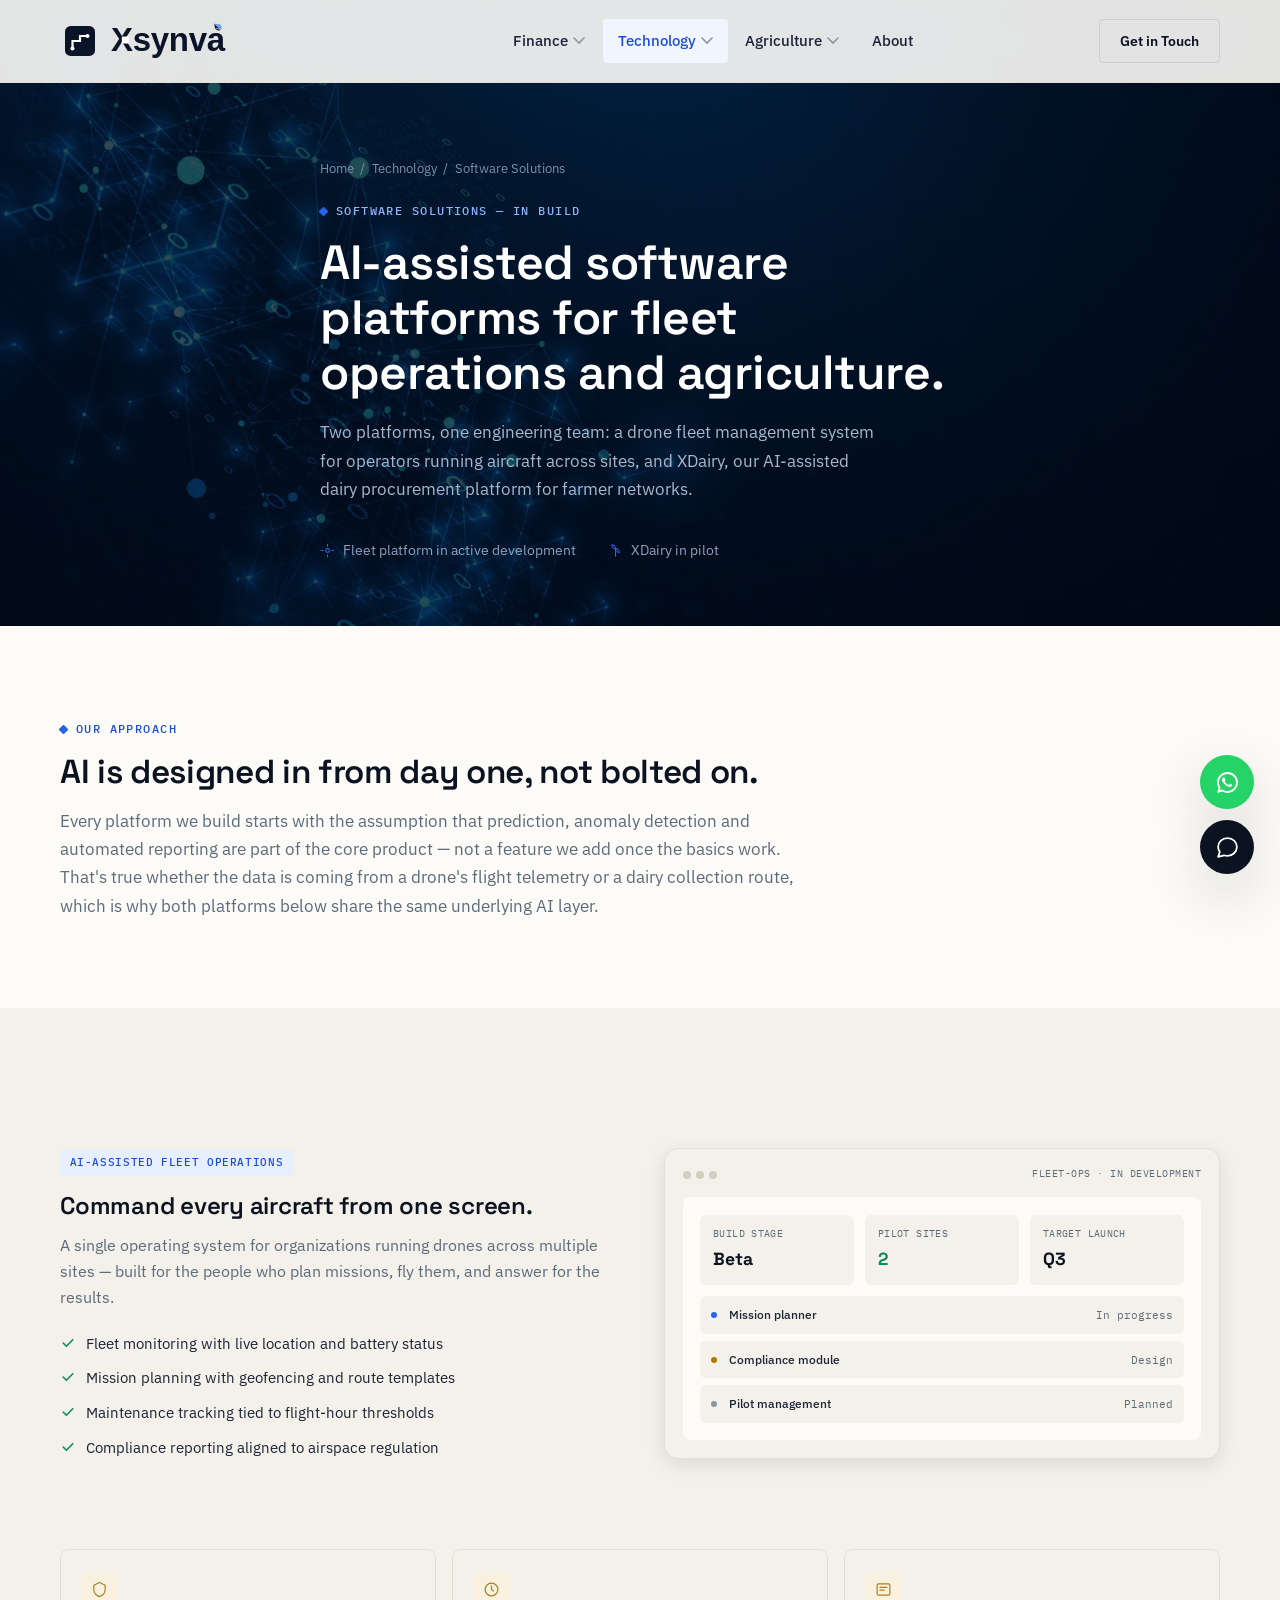
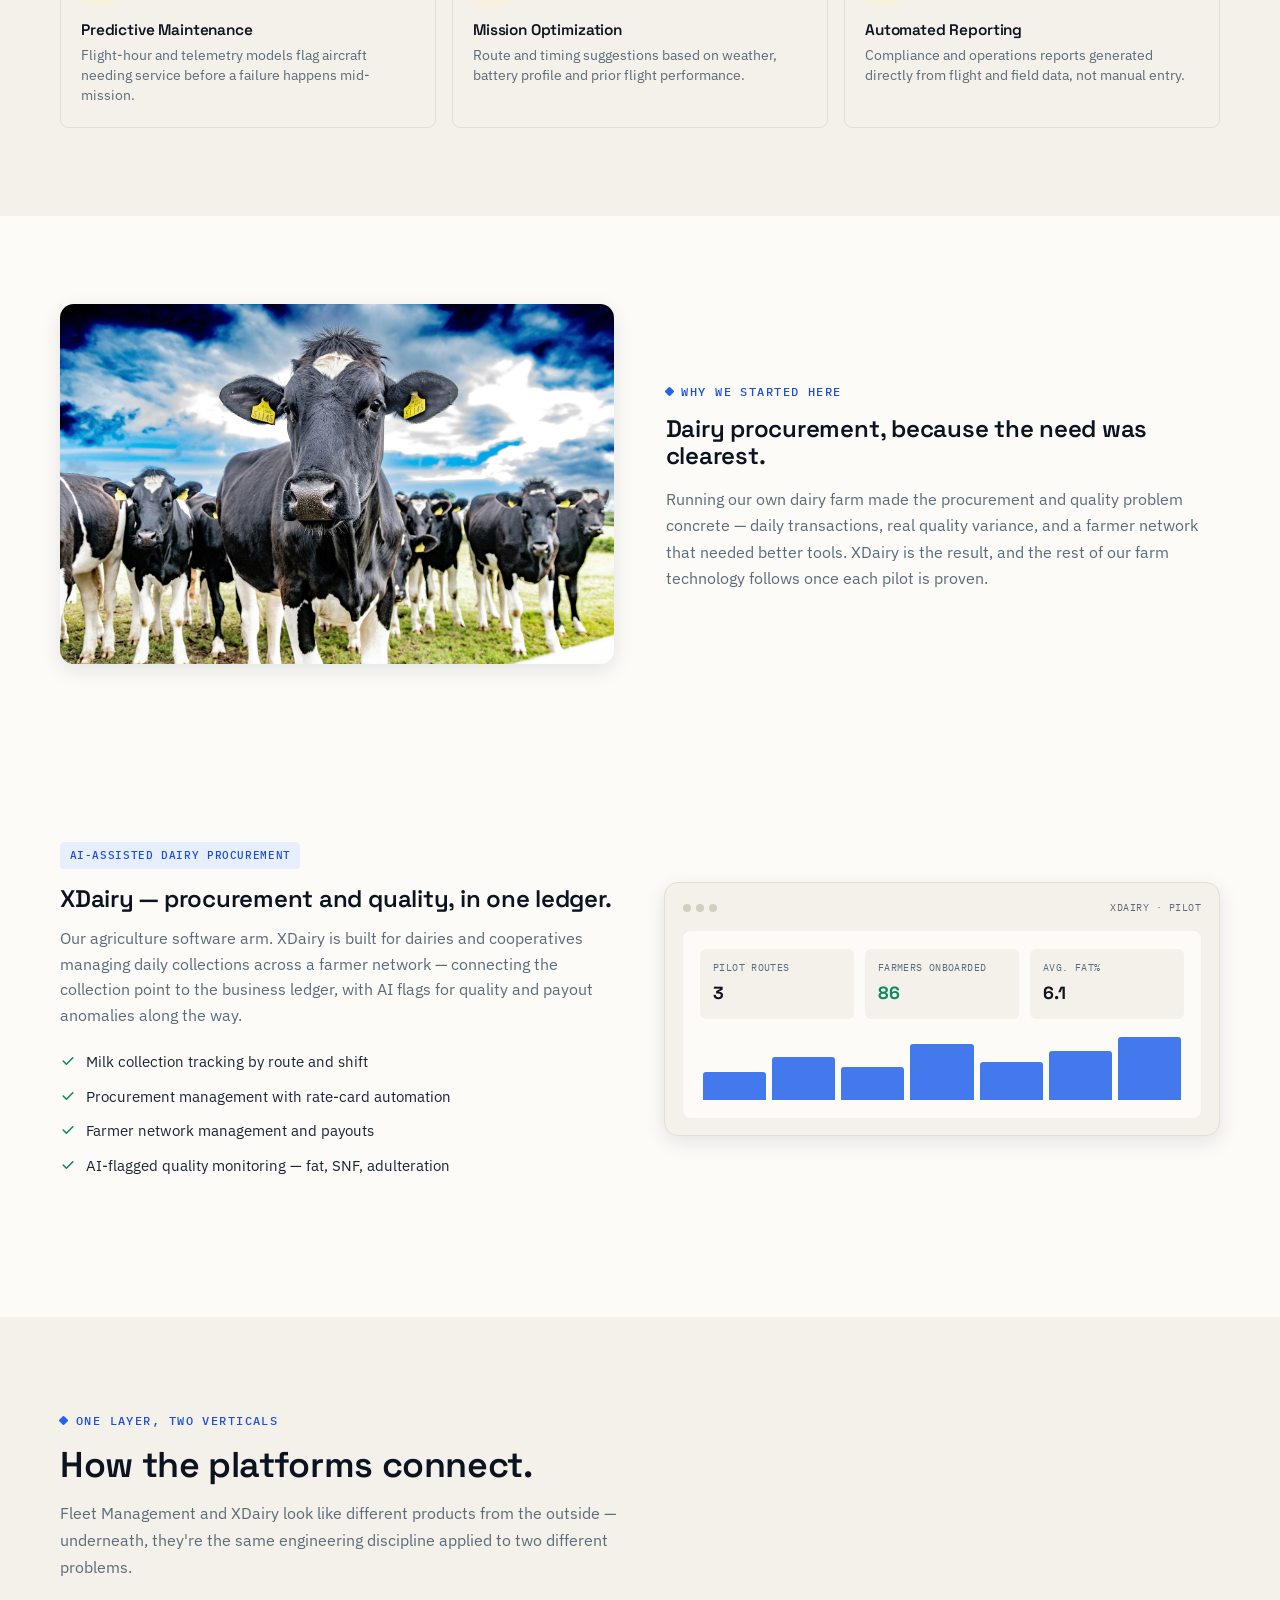
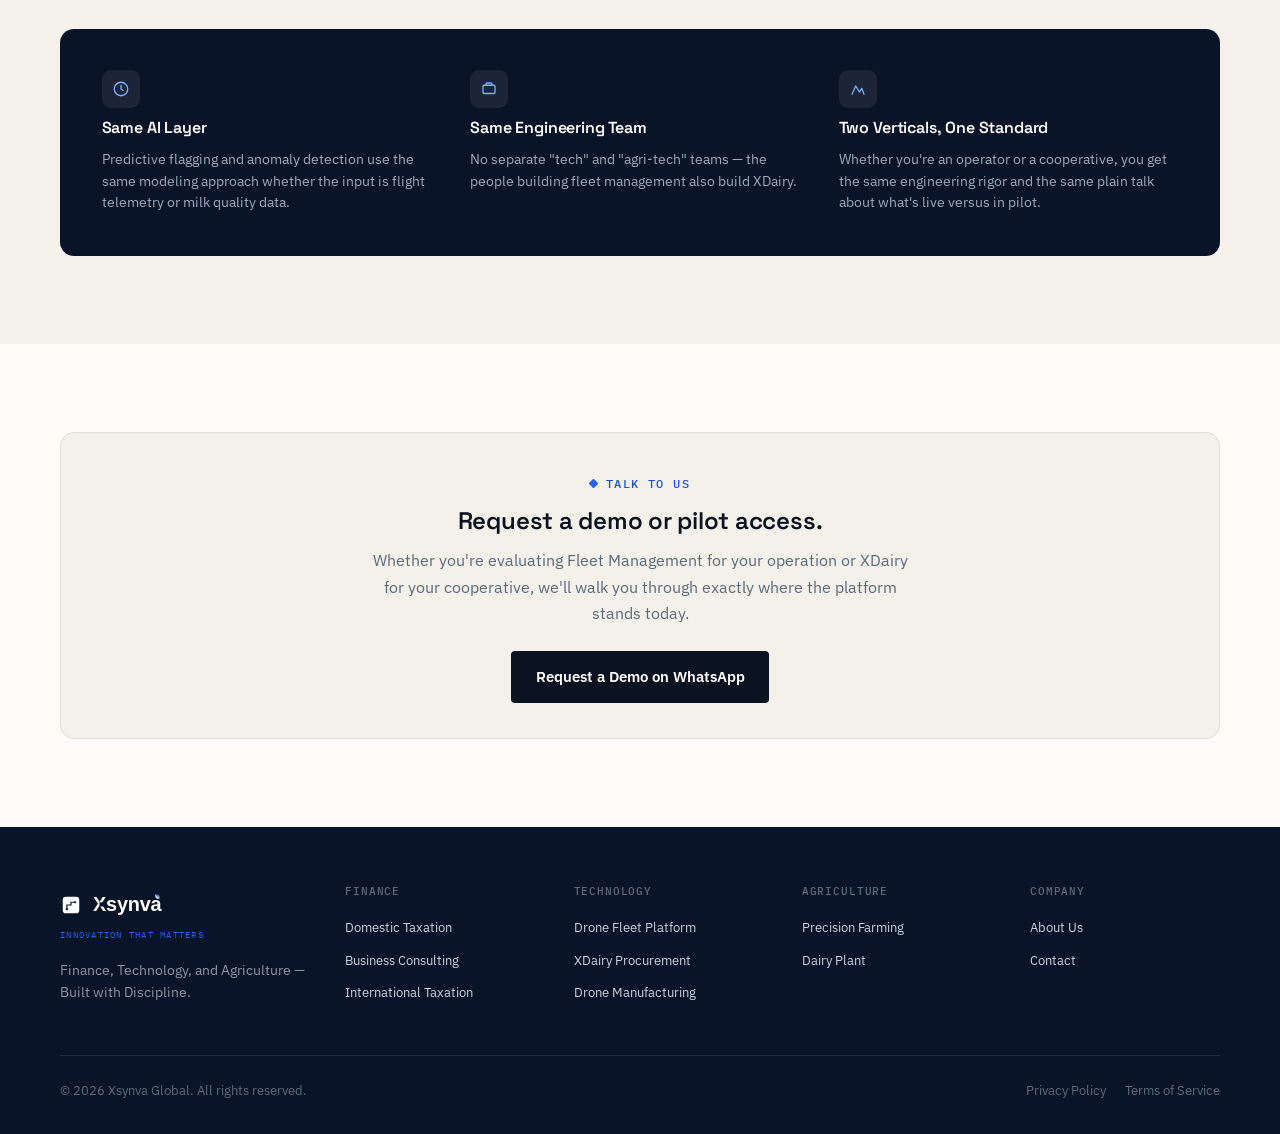
<file: software-solutions.html>
<!DOCTYPE html>
<html lang="en">
<head>
<meta charset="UTF-8">
<meta name="viewport" content="width=device-width, initial-scale=1.0">
<title>Software Solutions — Xsynva</title>
<meta name="description" content="Xsynva Global's AI-assisted software platforms: a drone fleet management system for operators, and XDairy, our AI-assisted dairy procurement platform for agriculture.">
<link rel="canonical" href="https://xsynva.com/software-solutions.html">
<link rel="manifest" href="site.webmanifest">
<link rel="icon" type="image/x-icon"             href="assets/images/favicons/favicon.ico">
<link rel="icon" type="image/png" sizes="16x16"  href="assets/images/favicons/favicon-16x16.png">
<link rel="icon" type="image/png" sizes="32x32"  href="assets/images/favicons/favicon-32x32.png">
<link rel="apple-touch-icon" sizes="180x180"     href="assets/images/favicons/apple-touch-icon.png">
<link rel="apple-touch-icon" sizes="152x152"     href="assets/images/favicons/apple-touch-icon-152x152.png">
<link rel="apple-touch-icon" sizes="120x120"     href="assets/images/favicons/apple-touch-icon-120x120.png">
<meta name="msapplication-TileImage"             content="assets/images/favicons/android-chrome-192x192.png">
<meta name="msapplication-TileColor"             content="#0A1428">
<meta name="theme-color"                         content="#0A1428">
<link rel="preconnect" href="https://fonts.googleapis.com">
<link rel="preconnect" href="https://fonts.gstatic.com" crossorigin>
<link href="https://fonts.googleapis.com/css2?family=Space+Grotesk:wght@400;500;600;700&family=IBM+Plex+Sans:ital,wght@0,400;0,500;0,600;0,700;1,400&family=IBM+Plex+Mono:wght@400;500&display=swap" rel="stylesheet">
<link rel="stylesheet" href="assets/css/base.css">
<link rel="stylesheet" href="assets/css/components.css">
</head>
<body class="page-software-solutions">

<header class="nav" id="siteNav">
  <div class="nav-inner">
    <a href="index.html" class="brand">      
      <span class="brand-mark">
        <!-- <img src="assets/images/optimized/logo_icon.png" alt="Xsynva" style="width:auto; height:44px;"> -->
        <svg width="40" height="40" viewBox="0 0 512 512" xmlns="http://www.w3.org/2000/svg">
        <!--
          Circuit-trace mark. Built on a strict 64px grid (512/8) so every turn
          is a clean 90-degree corner — engineered, not freehand.
          Single continuous trace, uniform stroke width, one terminal node (pad).
          Container: rounded square, suggesting a chip/PCB footprint.
          No rotational symmetry, no letterform, no radial blades.
        -->

        <!-- Container: rounded square, single flat color, acts as the chip/badge -->
        <rect x="64" y="64" width="384" height="384" rx="72" fill="#0A1428"/>

        <!-- Circuit trace: cut out in background color (here white) so it reads
              as an etched path inside the badge. Starts bottom-left, turns twice,
              ends top-right at a node. -->
        <path d="M 160 352
                  L 160 256
                  L 256 256
                  L 256 192
                  L 352 192"
              stroke="#FFFFFF"
              stroke-width="28"
              stroke-linecap="square"
              fill="none"/>

        <!-- Terminal node / pad -->
        <circle cx="352" cy="192" r="26" fill="#FFFFFF"/>

        <!-- Origin pad (small, grounded end) -->
        <circle cx="160" cy="352" r="26" fill="#FFFFFF"/>
        </svg>
      </span>

      <svg width="216" height="54" viewBox="0 0 340 80" xmlns="http://www.w3.org/2000/svg">
        <!--
          Xsynva wordmark — dark filled, navy-on-light, render-verified.
          Font: Chakra Petch Bold (must be loaded separately — see note below).
          Custom edit: a flat right-angle notch is cut into the X's crossing
          point, echoing the icon's two 90-degree circuit turns. This is the
          single deliberate link between icon and wordmark.
        -->
        <text x="0" y="56"
              font-family="'Chakra Petch', sans-serif"
              font-weight="700"
              font-size="52"
              letter-spacing="-0.5"
              fill="#0A1428">Xsynva</text>

        <g transform="translate(172,10) scale(0.24) rotate(-50 24 35)">
          <path d="M 0 -30 L -20 -2 L 0 -2 Z" fill="#0A1428"/>
          <path d="M 0 -30 L 20 -2 L 0 -2 Z" fill="#6E9CFF"/>
          <path d="M -20 -2 C -24 14, -14 28, 0 32 L 0 -2 Z" fill="#0A1428"/>
          <path d="M 20 -2 C 24 14, 14 28, 0 32 L 0 -2 Z" fill="#6E9CFF"/>
          <path d="M -13 4 C -6 14, -2 24, 0 32" stroke="#FFFFFF" stroke-width="4.2" fill="none" stroke-linecap="round"/>
        </g>

        <!-- Notch: cuts the X's crossing point in background color -->
        <path d="M 17 33 L 17 44 L 28 44 L 28 33 Z" fill="#FFFFFF"/>
      </svg>

      

      <!-- <span class="brand-text">Xsynva<small><span class="brand-tagline">Innovation That Matters</small></span> -->
    </a>

    <nav class="nav-links" aria-label="Primary">
      <div class="nav-item">
        <a href="finance.html" class="nav-link">Finance <svg viewBox="0 0 12 8" fill="none"><path d="M1 1L6 6L11 1" stroke="currentColor" stroke-width="1.6" stroke-linecap="round"/></svg></a>
        <div class="mega" style="width:380px;">
          <div class="mega-col">
            <h4>Finance</h4>
            <div class="mega-list">
              <a href="finance-advisory.html">Domestic Taxation</a>
              <a href="international-taxation.html">International Taxation</a>
            </div>
          </div>
        </div>
      </div>

      <div class="nav-item">
        <a href="technology.html" class="nav-link active">Technology <svg viewBox="0 0 12 8" fill="none"><path d="M1 1L6 6L11 1" stroke="currentColor" stroke-width="1.6" stroke-linecap="round"/></svg></a>
        <div class="mega">
          <div class="mega-col">
            <h4>Drone Manufacturing</h4>
            <div class="mega-list">
              <a href="drone-manufacturing.html">Drone Programs</a>
            </div>
          </div>
          <div class="mega-col">
            <h4>Software Solutions</h4>
            <div class="mega-list">
              <a href="software-solutions.html#fleet-platform">Drone Fleet Management</a>
              <a href="software-solutions.html#xdairy">XDairy Procurement</a>
            </div>
          </div>
        </div>
      </div>

      <div class="nav-item">
        <a href="agriculture.html" class="nav-link">Agriculture <svg viewBox="0 0 12 8" fill="none"><path d="M1 1L6 6L11 1" stroke="currentColor" stroke-width="1.6" stroke-linecap="round"/></svg></a>
        <div class="mega">
          <div class="mega-col">
            <h4>Dairy Farm &amp; Research</h4>
            <div class="mega-list">
              <a href="agriculture.html#facilities">Modern Dairy Plant</a>
              <a href="agriculture.html#govt-programs">Government Programs</a>
            </div>
          </div>
          <div class="mega-col">
            <h4>Farm Technology</h4>
            <div class="mega-list">
              <a href="agri-technology.html#precision-farming">Precision Farming</a>
            </div>
          </div>
        </div>
      </div>

      <a href="about.html" class="nav-link">About</a>
    </nav>

    <div class="nav-cta-group">
      <a href="contact.html" class="btn btn-secondary nav-cta">Get in Touch</a>
      <button class="nav-menu-btn" aria-label="Open menu" id="mobileMenuBtn">
        <svg viewBox="0 0 18 18" fill="none"><path d="M2 4.5H16M2 9H16M2 13.5H16" stroke="currentColor" stroke-width="1.6" stroke-linecap="round"/></svg>
      </button>
    </div>
  </div>
</header>

<div class="mdrawer" id="mobileDrawer">
  <div class="mdrawer-head">
    <span class="brand-text">Xsynva<small><span class="brand-tagline">Innovation That Matters</small></span>
    <button id="mobileCloseBtn" aria-label="Close menu" class="nav-menu-btn">
      <svg viewBox="0 0 18 18" fill="none"><path d="M3 3L15 15M15 3L3 15" stroke="currentColor" stroke-width="1.6" stroke-linecap="round"/></svg>
    </button>
  </div>
  <nav class="mdrawer-links">
    <a href="finance.html">Finance</a>
    <a href="technology.html">Technology</a>
    <a href="agriculture.html">Dairy Farm &amp; Research</a>
    <a href="agri-technology.html">Farm Technology</a>
    <a href="about.html">About</a>
    <a href="contact.html">Contact</a>
  </nav>
  <a href="contact.html" class="btn btn-secondary nav-cta">Get in Touch</a>
</div>
<div class="mdrawer-backdrop" id="mdrawerBackdrop"></div>

<main>

<section class="page-hero">
  <div class="wrap page-hero-inner">
    <div class="crumb"><a href="index.html">Home</a><span>/</span><a href="technology.html">Technology</a><span>/</span><span>Software Solutions</span></div>
    <span class="eyebrow on-dark">Software Solutions — In Build</span>
    <h1>AI-assisted software platforms for fleet operations and agriculture.</h1>
    <p class="lead">Two platforms, one engineering team: a drone fleet management system for operators running aircraft across sites, and XDairy, our AI-assisted dairy procurement platform for farmer networks.</p>
    <div class="page-hero-meta">
      <span class="phm"><svg viewBox="0 0 24 24" fill="none"><circle cx="12" cy="12" r="3" stroke="currentColor" stroke-width="1.7"/><path d="M12 2V5M12 19V22M2 12H5M19 12H22" stroke="currentColor" stroke-width="1.7" stroke-linecap="round"/></svg> Fleet platform in active development</span>
      <span class="phm"><svg viewBox="0 0 24 24" fill="none"><path d="M12 21V9M12 9C12 9 6 9 6 3C12 3 12 9 12 9ZM12 9C12 9 18 9 18 15C12 15 12 9 12 9Z" stroke="currentColor" stroke-width="1.7" stroke-linecap="round" stroke-linejoin="round"/></svg> XDairy in pilot</span>
    </div>
  </div>
</section>

<!-- ═══════════════════════════════════════════════
     INTRO — PHILOSOPHY
════════════════════════════════════════════════ -->
<section class="section">
  <div class="wrap">
    <div class="intro-split">
      <span class="eyebrow">Our Approach</span>
      <h2 style="margin-top:0.8rem; margin-bottom:1rem; font-size: clamp(1.7rem, 2.6vw, 2.15rem);">AI is designed in from day one, not bolted on.</h2>
      <p>Every platform we build starts with the assumption that prediction, anomaly detection and automated reporting are part of the core product — not a feature we add once the basics work. That's true whether the data is coming from a drone's flight telemetry or a dairy collection route, which is why both platforms below share the same underlying AI layer.</p>
    </div>
  </div>
</section>

<!-- ═══════════════════════════════════════════════
     DRONE FLEET MANAGEMENT PLATFORM
════════════════════════════════════════════════ -->
<section class="section section--tint" id="fleet-platform">
  <div class="wrap">
    <div class="platform-block">
      <div class="platform-copy">
        <span class="tag tag--core ptag">AI-Assisted Fleet Operations</span>
        <h3>Command every aircraft from one screen.</h3>
        <p class="pdesc">A single operating system for organizations running drones across multiple sites — built for the people who plan missions, fly them, and answer for the results.</p>
        <ul class="platform-feats">
          <li><svg viewBox="0 0 20 20" fill="none"><path d="M4 10L8 14L16 6" stroke="currentColor" stroke-width="2" stroke-linecap="round" stroke-linejoin="round"/></svg>Fleet monitoring with live location and battery status</li>
          <li><svg viewBox="0 0 20 20" fill="none"><path d="M4 10L8 14L16 6" stroke="currentColor" stroke-width="2" stroke-linecap="round" stroke-linejoin="round"/></svg>Mission planning with geofencing and route templates</li>
          <li><svg viewBox="0 0 20 20" fill="none"><path d="M4 10L8 14L16 6" stroke="currentColor" stroke-width="2" stroke-linecap="round" stroke-linejoin="round"/></svg>Maintenance tracking tied to flight-hour thresholds</li>
          <li><svg viewBox="0 0 20 20" fill="none"><path d="M4 10L8 14L16 6" stroke="currentColor" stroke-width="2" stroke-linecap="round" stroke-linejoin="round"/></svg>Compliance reporting aligned to airspace regulation</li>
        </ul>
      </div>
      <div class="mock-panel" aria-hidden="true">
        <div class="mock-topbar">
          <div class="mock-dots"><span></span><span></span><span></span></div>
          <span class="mock-title">FLEET-OPS · IN DEVELOPMENT</span>
        </div>
        <div class="mock-body">
          <div class="mock-stats-row">
            <div class="mock-stat"><span>Build Stage</span><strong>Beta</strong></div>
            <div class="mock-stat"><span>Pilot Sites</span><strong class="up">2</strong></div>
            <div class="mock-stat"><span>Target Launch</span><strong>Q3</strong></div>
          </div>
          <div class="mock-rows">
            <div class="mock-row"><span class="dotline blue"></span><span class="lbl">Mission planner</span><span class="val">In progress</span></div>
            <div class="mock-row"><span class="dotline amber"></span><span class="lbl">Compliance module</span><span class="val">Design</span></div>
            <div class="mock-row"><span class="dotline gray"></span><span class="lbl">Pilot management</span><span class="val">Planned</span></div>
          </div>
        </div>
      </div>
    </div>

    <!-- AI capabilities woven into the fleet section -->
    <div class="ai-inline-grid" id="ai">
      <div class="ai-inline-card">
        <span class="ac-icon"><svg viewBox="0 0 24 24" fill="none"><path d="M12 2L20 6V12C20 17 16.5 20.5 12 22C7.5 20.5 4 17 4 12V6L12 2Z" stroke="currentColor" stroke-width="1.7" stroke-linecap="round" stroke-linejoin="round"/></svg></span>
        <h4>Predictive Maintenance</h4>
        <p>Flight-hour and telemetry models flag aircraft needing service before a failure happens mid-mission.</p>
      </div>
      <div class="ai-inline-card">
        <span class="ac-icon"><svg viewBox="0 0 24 24" fill="none"><circle cx="12" cy="12" r="9" stroke="currentColor" stroke-width="1.7"/><path d="M12 7V12L15 14" stroke="currentColor" stroke-width="1.7" stroke-linecap="round"/></svg></span>
        <h4>Mission Optimization</h4>
        <p>Route and timing suggestions based on weather, battery profile and prior flight performance.</p>
      </div>
      <div class="ai-inline-card">
        <span class="ac-icon"><svg viewBox="0 0 24 24" fill="none"><rect x="3" y="4" width="18" height="16" rx="2" stroke="currentColor" stroke-width="1.7"/><path d="M7 9H17M7 13H13" stroke="currentColor" stroke-width="1.7" stroke-linecap="round"/></svg></span>
        <h4>Automated Reporting</h4>
        <p>Compliance and operations reports generated directly from flight and field data, not manual entry.</p>
      </div>
    </div>
  </div>
</section>

<!-- ═══════════════════════════════════════════════
     XDAIRY — DAIRY PROCUREMENT PLATFORM
════════════════════════════════════════════════ -->
<section class="section">
  <div class="wrap split">
    <img src="assets/images/optimized/dairy.jpg" alt="Milk collection point at a dairy farm">
    <div class="split-copy">
      <span class="eyebrow">Why We Started Here</span>
      <h2 style="margin-top:0.8rem;">Dairy procurement, because the need was clearest.</h2>
      <p style="margin-top:1rem; color:var(--steel); font-size:1rem;">Running our own dairy farm made the procurement and quality problem concrete — daily transactions, real quality variance, and a farmer network that needed better tools. XDairy is the result, and the rest of our farm technology follows once each pilot is proven.</p>
    </div>
  </div>
</section>

<section class="section" id="xdairy">
  <div class="wrap">
    <div class="platform-block" style="padding-top: 0;">
      <div class="platform-copy">
        <span class="tag tag--core ptag">AI-Assisted Dairy Procurement</span>
        <h3>XDairy — procurement and quality, in one ledger.</h3>
        <p class="pdesc">Our agriculture software arm. XDairy is built for dairies and cooperatives managing daily collections across a farmer network — connecting the collection point to the business ledger, with AI flags for quality and payout anomalies along the way.</p>
        <ul class="platform-feats">
          <li><svg viewBox="0 0 20 20" fill="none"><path d="M4 10L8 14L16 6" stroke="currentColor" stroke-width="2" stroke-linecap="round" stroke-linejoin="round"/></svg>Milk collection tracking by route and shift</li>
          <li><svg viewBox="0 0 20 20" fill="none"><path d="M4 10L8 14L16 6" stroke="currentColor" stroke-width="2" stroke-linecap="round" stroke-linejoin="round"/></svg>Procurement management with rate-card automation</li>
          <li><svg viewBox="0 0 20 20" fill="none"><path d="M4 10L8 14L16 6" stroke="currentColor" stroke-width="2" stroke-linecap="round" stroke-linejoin="round"/></svg>Farmer network management and payouts</li>
          <li><svg viewBox="0 0 20 20" fill="none"><path d="M4 10L8 14L16 6" stroke="currentColor" stroke-width="2" stroke-linecap="round" stroke-linejoin="round"/></svg>AI-flagged quality monitoring — fat, SNF, adulteration</li>
        </ul>
      </div>
      <div class="mock-panel dairy-mock" aria-hidden="true">
        <div class="mock-topbar">
          <div class="mock-dots"><span></span><span></span><span></span></div>
          <span class="mock-title">XDAIRY · PILOT</span>
        </div>
        <div class="mock-body">
          <div class="mock-stats-row">
            <div class="mock-stat"><span>Pilot Routes</span><strong>3</strong></div>
            <div class="mock-stat"><span>Farmers Onboarded</span><strong class="up">86</strong></div>
            <div class="mock-stat"><span>Avg. Fat%</span><strong>6.1</strong></div>
          </div>
          <div class="mock-bars">
            <div></div><div></div><div></div><div></div><div></div><div></div><div></div>
          </div>
        </div>
      </div>
    </div>
  </div>
</section>

<!-- ═══════════════════════════════════════════════
     HOW THE PLATFORMS CONNECT
════════════════════════════════════════════════ -->
<section class="section section--tint">
  <div class="wrap">
    <div class="section-head">
      <span class="eyebrow">One Layer, Two Verticals</span>
      <h2>How the platforms connect.</h2>
      <p>Fleet Management and XDairy look like different products from the outside — underneath, they're the same engineering discipline applied to two different problems.</p>
    </div>
    <div class="connect-strip">
      <div class="connect-item">
        <span class="ci-icon"><svg viewBox="0 0 24 24" fill="none"><circle cx="12" cy="12" r="9" stroke="currentColor" stroke-width="1.7"/><path d="M12 7V12L15 14" stroke="currentColor" stroke-width="1.7" stroke-linecap="round"/></svg></span>
        <h4>Same AI Layer</h4>
        <p>Predictive flagging and anomaly detection use the same modeling approach whether the input is flight telemetry or milk quality data.</p>
      </div>
      <div class="connect-item">
        <span class="ci-icon"><svg viewBox="0 0 24 24" fill="none"><rect x="4" y="7" width="16" height="11" rx="1.5" stroke="currentColor" stroke-width="1.7"/><path d="M8 7V5.5C8 4.67 8.67 4 9.5 4H14.5C15.33 4 16 4.67 16 5.5V7" stroke="currentColor" stroke-width="1.7"/></svg></span>
        <h4>Same Engineering Team</h4>
        <p>No separate "tech" and "agri-tech" teams — the people building fleet management also build XDairy.</p>
      </div>
      <div class="connect-item">
        <span class="ci-icon"><svg viewBox="0 0 24 24" fill="none"><path d="M4 19L9 8L14 16L17 11L20 19" stroke="currentColor" stroke-width="1.7" stroke-linecap="round" stroke-linejoin="round"/></svg></span>
        <h4>Two Verticals, One Standard</h4>
        <p>Whether you're an operator or a cooperative, you get the same engineering rigor and the same plain talk about what's live versus in pilot.</p>
      </div>
    </div>
  </div>
</section>

<!-- ═══════════════════════════════════════════════
     CTA
════════════════════════════════════════════════ -->
<section class="section">
  <div class="wrap">
    <div class="team-note" style="background: var(--paper-deep); border: 1px solid var(--line); border-radius: var(--radius-lg); padding: 2.2rem; text-align: center;">
      <span class="eyebrow">Talk to Us</span>
      <h2 style="margin-top:0.8rem; font-size:1.5rem;">Request a demo or pilot access.</h2>
      <p style="color: var(--steel); max-width: 540px; margin: 0.8rem auto 0;">Whether you're evaluating Fleet Management for your operation or XDairy for your cooperative, we'll walk you through exactly where the platform stands today.</p>
      <div style="margin-top:1.5rem;">
        <a href="https://wa.me/919270227724" class="btn btn-primary" target="_blank" rel="noopener">Request a Demo on WhatsApp</a>
      </div>
    </div>
  </div>
</section>

</main>

<footer class="footer">
  <div class="wrap">
    <div class="footer-grid">
      <div class="footer-brand">
        <span>
          <a href="index.html" class="brand brand-footer">
            <span class="brand-mark">
              <svg width="22" height="22" viewBox="0 0 512 512" xmlns="http://www.w3.org/2000/svg">
                <rect x="64" y="64" width="384" height="384" rx="72" fill="#FFFFFF"/>
                <path d="M 160 352 L 160 256 L 256 256 L 256 192 L 352 192" stroke="#0A1428" stroke-width="28" stroke-linecap="square" fill="none"/>
                <circle cx="352" cy="192" r="26" fill="#0A1428"/>
                <circle cx="160" cy="352" r="26" fill="#0A1428"/>
              </svg>
            </span>

            <svg width="130" height="40" viewBox="0 0 340 80" xmlns="http://www.w3.org/2000/svg">
              <text x="0" y="56" font-family="'Chakra Petch', sans-serif" font-weight="700" font-size="52" letter-spacing="-0.5" fill="#FFFFFF">Xsynva</text>
              <g transform="translate(172,10) scale(0.24) rotate(-50 24 35)">
                <path d="M 0 -30 L -20 -2 L 0 -2 Z" fill="#FFFFFF"/>
                <path d="M 0 -30 L 20 -2 L 0 -2 Z" fill="#6E9CFF"/>
                <path d="M -20 -2 C -24 14, -14 28, 0 32 L 0 -2 Z" fill="#FFFFFF"/>
                <path d="M 20 -2 C 24 14, 14 28, 0 32 L 0 -2 Z" fill="#6E9CFF"/>
                <path d="M -13 4 C -6 14, -2 24, 0 32" stroke="#FFFFFF" stroke-width="4.2" fill="none" stroke-linecap="round"/>
              </g>
              <path d="M 17 33 L 17 44 L 28 44 L 28 33 Z" fill="#0A1428"/>
            </svg>
          </a>

          <small class="brand-tagline">Innovation That Matters</small>
        </span>
        <p>Finance, Technology, and Agriculture — Built with Discipline.</p>
      </div>
      <div class="footer-col">
        <h5>Finance</h5>
        <a href="finance-advisory.html">Domestic Taxation</a>
        <a href="finance-advisory.html#consulting">Business Consulting</a>
        <a href="international-taxation.html">International Taxation</a>
      </div>
      <div class="footer-col">
        <h5>Technology</h5>
        <a href="software-solutions.html#fleet-platform">Drone Fleet Platform</a>
        <a href="software-solutions.html#xdairy">XDairy Procurement</a>
        <a href="drone-manufacturing.html">Drone Manufacturing</a>
      </div>
      <div class="footer-col">
        <h5>Agriculture</h5>
        <a href="agri-technology.html#precision-farming">Precision Farming</a>
        <a href="agriculture.html#facilities">Dairy Plant</a>
      </div>      
      <div class="footer-col">
        <h5>Company</h5>
        <a href="about.html">About Us</a>
        <a href="contact.html">Contact</a>
      </div>
    </div>
    <div class="footer-bottom">
      <span>&copy; <span id="current_year"></span> Xsynva Global. All rights reserved.</span>
      <div class="fb-links">
        <a href="privacy-policy.html">Privacy Policy</a>
        <a href="terms-of-service.html">Terms of Service</a>
      </div>
    </div>
  </div>
</footer>

<div class="float-stack">
  <a href="https://wa.me/919270227724" class="float-btn whatsapp" target="_blank" rel="noopener" aria-label="Chat on WhatsApp">
    <svg viewBox="0 0 24 24" fill="currentColor"><path d="M12 2C6.48 2 2 6.48 2 12C2 13.85 2.5 15.58 3.38 17.07L2 22L7.05 20.66C8.5 21.5 10.19 22 12 22C17.52 22 22 17.52 22 12C22 6.48 17.52 2 12 2ZM12 20.2C10.4 20.2 8.9 19.75 7.62 18.95L7.3 18.76L4.65 19.46L5.37 16.9L5.16 16.56C4.28 15.22 3.8 13.65 3.8 12C3.8 7.47 7.47 3.8 12 3.8C16.53 3.8 20.2 7.47 20.2 12C20.2 16.53 16.53 20.2 12 20.2ZM16.4 13.9C16.15 13.78 14.95 13.19 14.72 13.11C14.49 13.02 14.33 12.98 14.16 13.23C14 13.48 13.53 14.04 13.38 14.21C13.24 14.37 13.1 14.39 12.86 14.27C11.32 13.55 10.3 12.86 9.27 11.13C9.19 10.99 9.32 10.85 9.45 10.7C9.57 10.56 9.7 10.4 9.82 10.25C9.94 10.1 9.98 9.99 10.06 9.82C10.14 9.65 10.1 9.51 10.02 9.36C9.94 9.21 9.5 8.04 9.31 7.59C9.13 7.16 8.95 7.22 8.81 7.21C8.68 7.21 8.51 7.21 8.34 7.21C8.18 7.21 7.91 7.27 7.68 7.52C7.45 7.77 6.8 8.38 6.8 9.55C6.8 10.71 7.7 11.85 7.82 12C7.95 12.15 9.5 14.65 11.95 15.65C14.18 16.56 14.18 16.27 14.6 16.23C15.02 16.19 15.99 15.65 16.21 15.07C16.43 14.49 16.43 14 16.36 13.9C16.31 13.81 16.4 13.9 16.4 13.9Z"/></svg>
  </a>
  <a href="#" id="chatLauncher" class="float-btn chat" aria-label="Open chat assistant">
    <svg viewBox="0 0 24 24" fill="none"><path d="M21 11.5C21 16.19 16.97 20 12 20C10.84 20 9.74 19.81 8.73 19.46L3 21L4.62 16.07C3.6 14.84 3 13.24 3 11.5C3 6.81 7.03 3 12 3C16.97 3 21 6.81 21 11.5Z" stroke="currentColor" stroke-width="1.7" stroke-linecap="round" stroke-linejoin="round"/></svg>
  </a>
</div>

<script src="assets/js/main.js"></script>
</body>
</html>
</file>
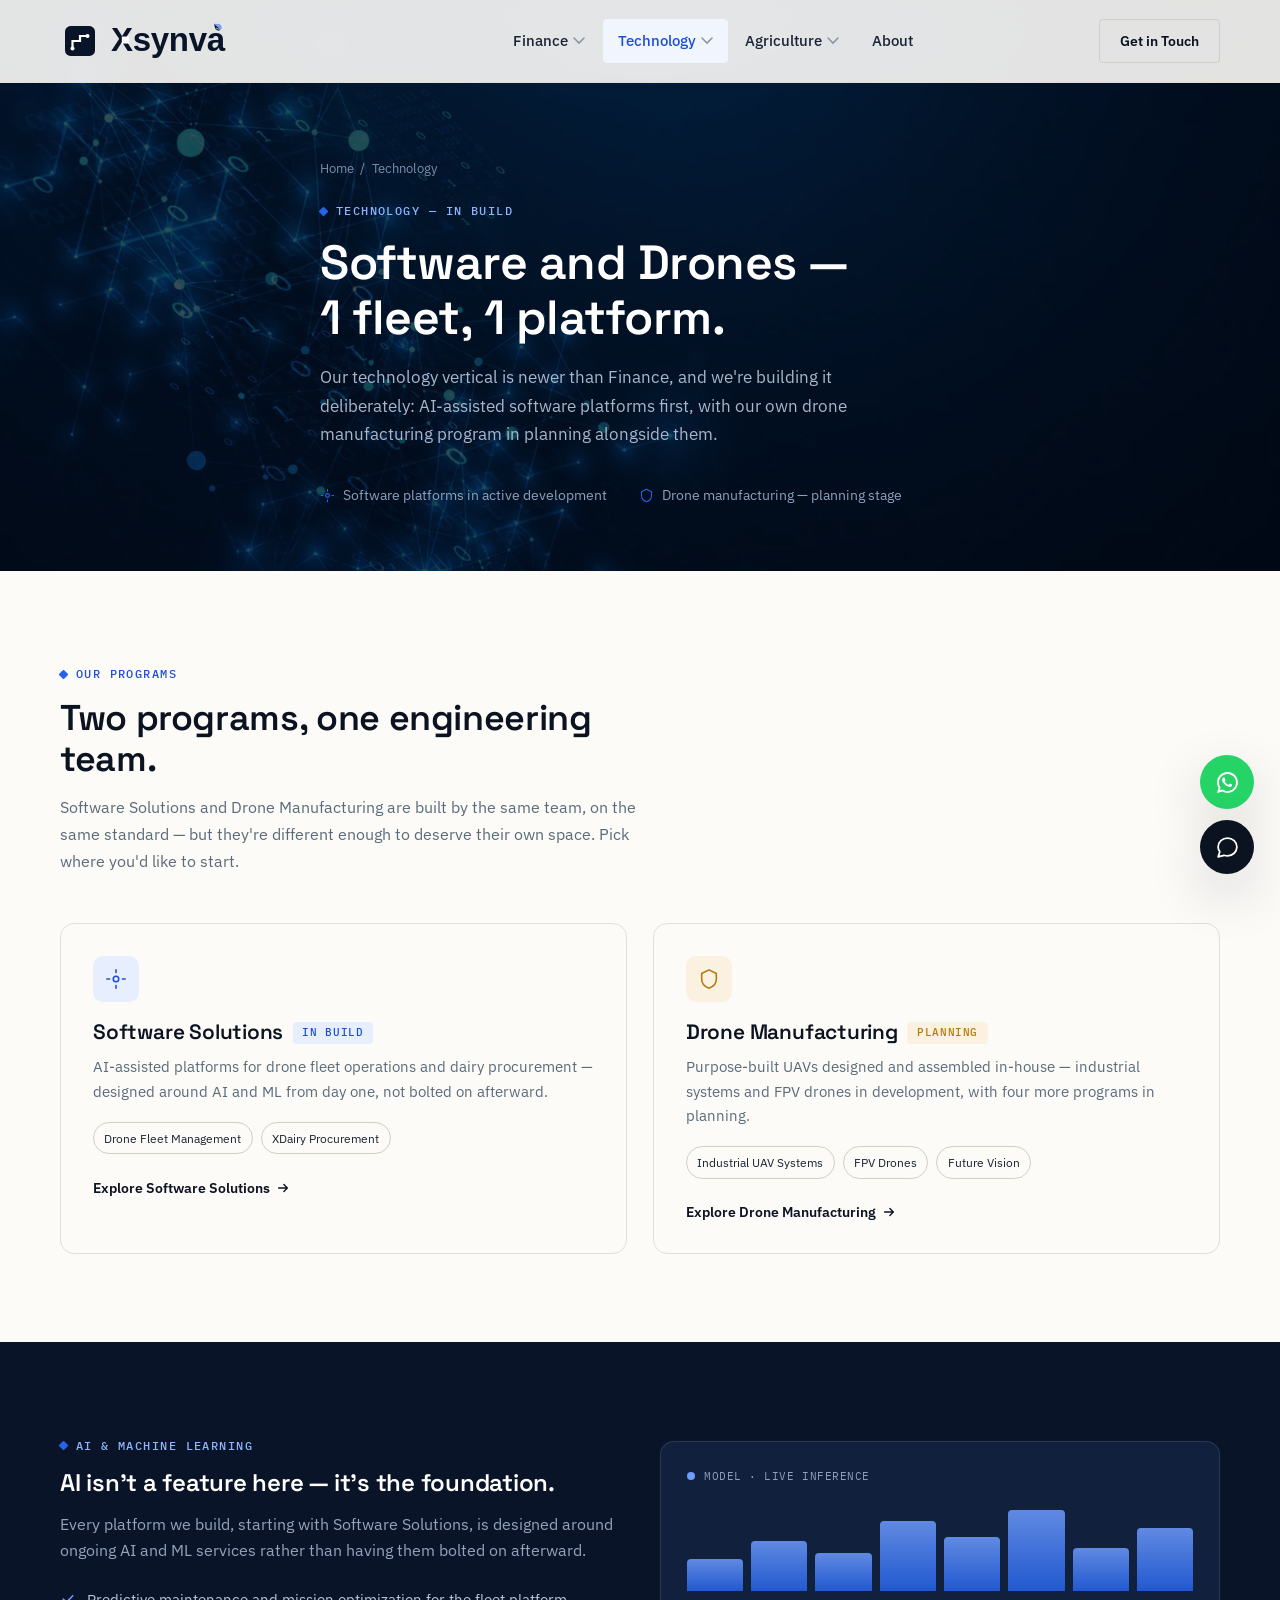
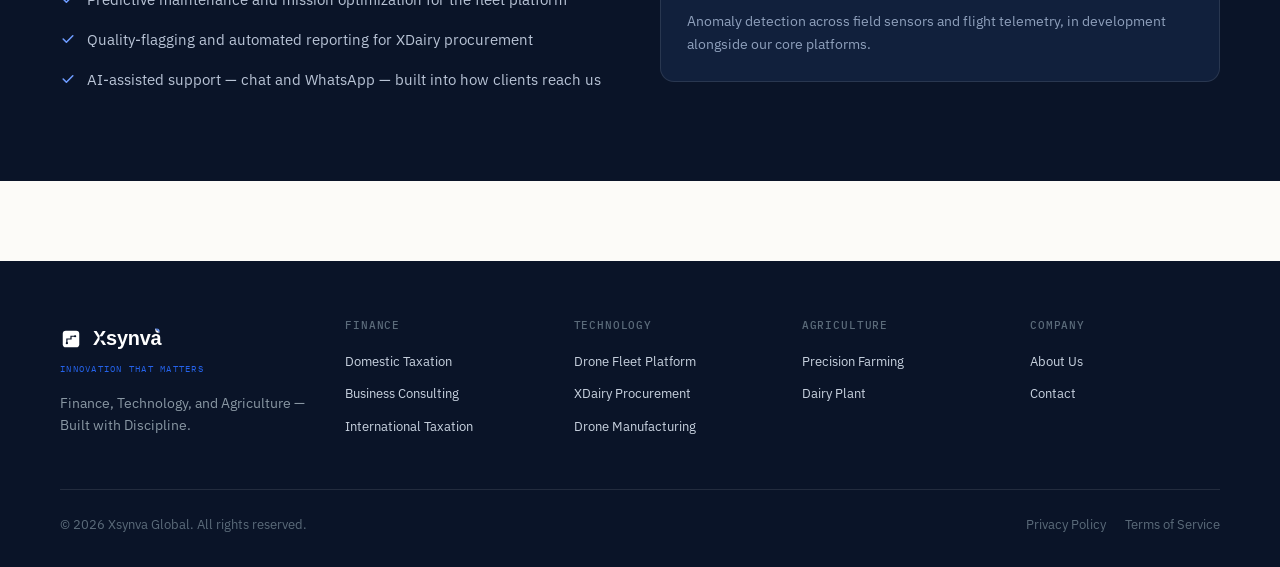
<file: technology.html>
<!DOCTYPE html>
<html lang="en">
<head>
<meta charset="UTF-8">
<meta name="viewport" content="width=device-width, initial-scale=1.0">
<title>Technology — Xsynva</title>
<meta name="description" content="Xsynva Global's technology vertical: AI-assisted software platforms and a drone manufacturing program, in active development.">
<link rel="canonical" href="https://xsynva.com/technology.html">
<link rel="manifest" href="site.webmanifest">
<link rel="icon" type="image/x-icon"             href="assets/images/favicons/favicon.ico">
<link rel="icon" type="image/png" sizes="16x16"  href="assets/images/favicons/favicon-16x16.png">
<link rel="icon" type="image/png" sizes="32x32"  href="assets/images/favicons/favicon-32x32.png">
<link rel="apple-touch-icon" sizes="180x180"     href="assets/images/favicons/apple-touch-icon.png">
<link rel="apple-touch-icon" sizes="152x152"     href="assets/images/favicons/apple-touch-icon-152x152.png">
<link rel="apple-touch-icon" sizes="120x120"     href="assets/images/favicons/apple-touch-icon-120x120.png">
<meta name="msapplication-TileImage"             content="assets/images/favicons/android-chrome-192x192.png">
<meta name="msapplication-TileColor"             content="#0A1428">
<meta name="theme-color"                         content="#0A1428">
<link rel="preconnect" href="https://fonts.googleapis.com">
<link rel="preconnect" href="https://fonts.gstatic.com" crossorigin>
<link href="https://fonts.googleapis.com/css2?family=Space+Grotesk:wght@400;500;600;700&family=IBM+Plex+Sans:ital,wght@0,400;0,500;0,600;0,700;1,400&family=IBM+Plex+Mono:wght@400;500&display=swap" rel="stylesheet">
<link rel="stylesheet" href="assets/css/base.css">
<link rel="stylesheet" href="assets/css/components.css">
</head>
<body class="page-technology">

<header class="nav" id="siteNav">
  <div class="nav-inner">
    <a href="index.html" class="brand">      
      <span class="brand-mark">
        <!-- <img src="assets/images/optimized/logo_icon.png" alt="Xsynva" style="width:auto; height:44px;"> -->
        <svg width="40" height="40" viewBox="0 0 512 512" xmlns="http://www.w3.org/2000/svg">
        <!--
          Circuit-trace mark. Built on a strict 64px grid (512/8) so every turn
          is a clean 90-degree corner — engineered, not freehand.
          Single continuous trace, uniform stroke width, one terminal node (pad).
          Container: rounded square, suggesting a chip/PCB footprint.
          No rotational symmetry, no letterform, no radial blades.
        -->

        <!-- Container: rounded square, single flat color, acts as the chip/badge -->
        <rect x="64" y="64" width="384" height="384" rx="72" fill="#0A1428"/>

        <!-- Circuit trace: cut out in background color (here white) so it reads
              as an etched path inside the badge. Starts bottom-left, turns twice,
              ends top-right at a node. -->
        <path d="M 160 352
                  L 160 256
                  L 256 256
                  L 256 192
                  L 352 192"
              stroke="#FFFFFF"
              stroke-width="28"
              stroke-linecap="square"
              fill="none"/>

        <!-- Terminal node / pad -->
        <circle cx="352" cy="192" r="26" fill="#FFFFFF"/>

        <!-- Origin pad (small, grounded end) -->
        <circle cx="160" cy="352" r="26" fill="#FFFFFF"/>
        </svg>
      </span>

      <svg width="216" height="54" viewBox="0 0 340 80" xmlns="http://www.w3.org/2000/svg">
        <!--
          Xsynva wordmark — dark filled, navy-on-light, render-verified.
          Font: Chakra Petch Bold (must be loaded separately — see note below).
          Custom edit: a flat right-angle notch is cut into the X's crossing
          point, echoing the icon's two 90-degree circuit turns. This is the
          single deliberate link between icon and wordmark.
        -->
        <text x="0" y="56"
              font-family="'Chakra Petch', sans-serif"
              font-weight="700"
              font-size="52"
              letter-spacing="-0.5"
              fill="#0A1428">Xsynva</text>

        <g transform="translate(172,10) scale(0.24) rotate(-50 24 35)">
          <path d="M 0 -30 L -20 -2 L 0 -2 Z" fill="#0A1428"/>
          <path d="M 0 -30 L 20 -2 L 0 -2 Z" fill="#6E9CFF"/>
          <path d="M -20 -2 C -24 14, -14 28, 0 32 L 0 -2 Z" fill="#0A1428"/>
          <path d="M 20 -2 C 24 14, 14 28, 0 32 L 0 -2 Z" fill="#6E9CFF"/>
          <path d="M -13 4 C -6 14, -2 24, 0 32" stroke="#FFFFFF" stroke-width="4.2" fill="none" stroke-linecap="round"/>
        </g>

        <!-- Notch: cuts the X's crossing point in background color -->
        <path d="M 17 33 L 17 44 L 28 44 L 28 33 Z" fill="#FFFFFF"/>
      </svg>

      

      <!-- <span class="brand-text">Xsynva<small><span class="brand-tagline">Innovation That Matters</small></span> -->
    </a>

    <nav class="nav-links" aria-label="Primary">
      <div class="nav-item">
        <a href="finance.html" class="nav-link">Finance <svg viewBox="0 0 12 8" fill="none"><path d="M1 1L6 6L11 1" stroke="currentColor" stroke-width="1.6" stroke-linecap="round"/></svg></a>
        <div class="mega" style="width:380px;">
          <div class="mega-col">
            <h4>Finance</h4>
            <div class="mega-list">
              <a href="finance-advisory.html">Domestic Taxation</a>
              <a href="international-taxation.html">International Taxation</a>
            </div>
          </div>
        </div>
      </div>

      <div class="nav-item">
        <a href="technology.html" class="nav-link active">Technology <svg viewBox="0 0 12 8" fill="none"><path d="M1 1L6 6L11 1" stroke="currentColor" stroke-width="1.6" stroke-linecap="round"/></svg></a>
        <div class="mega">
          <div class="mega-col">
            <h4>Drone Manufacturing</h4>
            <div class="mega-list">
              <a href="drone-manufacturing.html">Drone Programs</a>
            </div>
          </div>
          <div class="mega-col">
            <h4>Software Solutions</h4>
            <div class="mega-list">
              <a href="software-solutions.html#fleet-platform">Drone Fleet Management</a>
              <a href="software-solutions.html#xdairy">XDairy Procurement</a>
            </div>
          </div>
        </div>
      </div>

      <div class="nav-item">
        <a href="agriculture.html" class="nav-link">Agriculture <svg viewBox="0 0 12 8" fill="none"><path d="M1 1L6 6L11 1" stroke="currentColor" stroke-width="1.6" stroke-linecap="round"/></svg></a>
        <div class="mega">
          <div class="mega-col">
            <h4>Dairy Farm &amp; Research</h4>
            <div class="mega-list">
              <a href="agriculture.html#facilities">Modern Dairy Plant</a>
              <a href="agriculture.html#govt-programs">Government Programs</a>
            </div>
          </div>
          <div class="mega-col">
            <h4>Farm Technology</h4>
            <div class="mega-list">
              <a href="agri-technology.html#precision-farming">Precision Farming</a>
            </div>
          </div>
        </div>
      </div>

      <a href="about.html" class="nav-link">About</a>
    </nav>

    <div class="nav-cta-group">
      <a href="contact.html" class="btn btn-secondary nav-cta">Get in Touch</a>
      <button class="nav-menu-btn" aria-label="Open menu" id="mobileMenuBtn">
        <svg viewBox="0 0 18 18" fill="none"><path d="M2 4.5H16M2 9H16M2 13.5H16" stroke="currentColor" stroke-width="1.6" stroke-linecap="round"/></svg>
      </button>
    </div>
  </div>
</header>

<div class="mdrawer" id="mobileDrawer">
  <div class="mdrawer-head">
    <span class="brand-text">Xsynva<small><span class="brand-tagline">Innovation That Matters</small></span>
    <button id="mobileCloseBtn" aria-label="Close menu" class="nav-menu-btn">
      <svg viewBox="0 0 18 18" fill="none"><path d="M3 3L15 15M15 3L3 15" stroke="currentColor" stroke-width="1.6" stroke-linecap="round"/></svg>
    </button>
  </div>
  <nav class="mdrawer-links">
    <a href="finance.html">Finance</a>
    <a href="technology.html">Technology</a>
    <a href="agriculture.html">Dairy Farm &amp; Research</a>
    <a href="agri-technology.html">Farm Technology</a>
    <a href="about.html">About</a>
    <a href="contact.html">Contact</a>
  </nav>
  <a href="contact.html" class="btn btn-secondary nav-cta">Get in Touch</a>
</div>
<div class="mdrawer-backdrop" id="mdrawerBackdrop"></div>

<main>

<section class="page-hero">
  <div class="wrap page-hero-inner">
    <div class="crumb"><a href="index.html">Home</a><span>/</span><span>Technology</span></div>
    <span class="eyebrow on-dark">Technology — In Build</span>
    <h1>Software and Drones — <br> 1 fleet, 1 platform.</h1>
    <p class="lead">Our technology vertical is newer than Finance, and we're building it deliberately: AI-assisted software platforms first, with our own drone manufacturing program in planning alongside them.</p>
    <div class="page-hero-meta">
      <span class="phm"><svg viewBox="0 0 24 24" fill="none"><circle cx="12" cy="12" r="3" stroke="currentColor" stroke-width="1.7"/><path d="M12 2V5M12 19V22M2 12H5M19 12H22" stroke="currentColor" stroke-width="1.7" stroke-linecap="round"/></svg> Software platforms in active development</span>
      <span class="phm"><svg viewBox="0 0 24 24" fill="none"><path d="M12 2L20 6V12C20 17 16.5 20.5 12 22C7.5 20.5 4 17 4 12V6L12 2Z" stroke="currentColor" stroke-width="1.7" stroke-linecap="round" stroke-linejoin="round"/></svg> Drone manufacturing — planning stage</span>
    </div>
  </div>
</section>

<!-- ═══════════════════════════════════════════════
     NAVIGATION CARDS — SELF-SELECT
════════════════════════════════════════════════ -->
<section class="section">
  <div class="wrap">
    <div class="section-head">
      <span class="eyebrow">Our Programs</span>
      <h2>Two programs, one engineering team.</h2>
      <p>Software Solutions and Drone Manufacturing are built by the same team, on the same standard — but they're different enough to deserve their own space. Pick where you'd like to start.</p>
    </div>

    <div class="nav-card-grid">
      <a href="software-solutions.html" class="nav-card">
        <span class="nc-icon"><svg viewBox="0 0 24 24" fill="none"><circle cx="12" cy="12" r="3" stroke="currentColor" stroke-width="1.7"/><path d="M12 2V5M12 19V22M2 12H5M19 12H22" stroke="currentColor" stroke-width="1.7" stroke-linecap="round"/></svg></span>
        <h3>Software Solutions <span class="tag tag--core">In Build</span></h3>
        <p>AI-assisted platforms for drone fleet operations and dairy procurement — designed around AI and ML from day one, not bolted on afterward.</p>
        <div class="nc-sub"><span>Drone Fleet Management</span><span>XDairy Procurement</span></div>
        <span class="nc-arrow">Explore Software Solutions <svg viewBox="0 0 16 16" fill="none"><path d="M3 8H13M13 8L9 4M13 8L9 12" stroke="currentColor" stroke-width="1.6" stroke-linecap="round" stroke-linejoin="round"/></svg></span>
      </a>
      <a href="drone-manufacturing.html" class="nav-card mfg">
        <span class="nc-icon"><svg viewBox="0 0 24 24" fill="none"><path d="M12 2L20 6V12C20 17 16.5 20.5 12 22C7.5 20.5 4 17 4 12V6L12 2Z" stroke="currentColor" stroke-width="1.7" stroke-linecap="round" stroke-linejoin="round"/></svg></span>
        <h3>Drone Manufacturing <span class="tag tag--soon">Planning</span></h3>
        <p>Purpose-built UAVs designed and assembled in-house — industrial systems and FPV drones in development, with four more programs in planning.</p>
        <div class="nc-sub"><span>Industrial UAV Systems</span><span>FPV Drones</span><span>Future Vision</span></div>
        <span class="nc-arrow">Explore Drone Manufacturing <svg viewBox="0 0 16 16" fill="none"><path d="M3 8H13M13 8L9 4M13 8L9 12" stroke="currentColor" stroke-width="1.6" stroke-linecap="round" stroke-linejoin="round"/></svg></span>
      </a>
    </div>
  </div>
</section>

<!-- ═══════════════════════════════════════════════
     AI & ML — SHARED PHILOSOPHY
════════════════════════════════════════════════ -->
<section class="section section--navy" id="ai">
  <div class="wrap ai-strip">
    <div>
      <span class="eyebrow on-dark">AI &amp; Machine Learning</span>
      <h2 style="margin-top:0.8rem;">AI isn't a feature here — it's the foundation.</h2>
      <p style="margin-top:0.9rem;">Every platform we build, starting with Software Solutions, is designed around ongoing AI and ML services rather than having them bolted on afterward.</p>
      <div class="ai-list">
        <div class="ai-item"><svg viewBox="0 0 20 20" fill="none"><path d="M4 10L8 14L16 6" stroke="currentColor" stroke-width="2" stroke-linecap="round" stroke-linejoin="round"/></svg><span>Predictive maintenance and mission optimization for the fleet platform</span></div>
        <div class="ai-item"><svg viewBox="0 0 20 20" fill="none"><path d="M4 10L8 14L16 6" stroke="currentColor" stroke-width="2" stroke-linecap="round" stroke-linejoin="round"/></svg><span>Quality-flagging and automated reporting for XDairy procurement</span></div>
        <div class="ai-item"><svg viewBox="0 0 20 20" fill="none"><path d="M4 10L8 14L16 6" stroke="currentColor" stroke-width="2" stroke-linecap="round" stroke-linejoin="round"/></svg><span>AI-assisted support — chat and WhatsApp — built into how clients reach us</span></div>
      </div>
    </div>
    <div class="ai-visual" aria-hidden="true">
      <div class="ai-pulse-row"><span class="ai-dot"></span><span>MODEL · LIVE INFERENCE</span></div>
      <div class="ai-bars">
        <div style="height:35%"></div><div style="height:55%"></div><div style="height:42%"></div>
        <div style="height:78%"></div><div style="height:60%"></div><div style="height:90%"></div>
        <div style="height:48%"></div><div style="height:70%"></div>
      </div>
      <p style="margin-top:1.2rem; font-size:0.85rem; color:#8FA0BC;">Anomaly detection across field sensors and flight telemetry, in development alongside our core platforms.</p>
    </div>
  </div>
</section>
<div class="footer-gap" aria-hidden="true"></div>

</main>

<footer class="footer">
  <div class="wrap">
    <div class="footer-grid">
      <div class="footer-brand">
        <span>
          <a href="index.html" class="brand brand-footer">
            <span class="brand-mark">
              <svg width="22" height="22" viewBox="0 0 512 512" xmlns="http://www.w3.org/2000/svg">
                <rect x="64" y="64" width="384" height="384" rx="72" fill="#FFFFFF"/>
                <path d="M 160 352 L 160 256 L 256 256 L 256 192 L 352 192" stroke="#0A1428" stroke-width="28" stroke-linecap="square" fill="none"/>
                <circle cx="352" cy="192" r="26" fill="#0A1428"/>
                <circle cx="160" cy="352" r="26" fill="#0A1428"/>
              </svg>
            </span>

            <svg width="130" height="40" viewBox="0 0 340 80" xmlns="http://www.w3.org/2000/svg">
              <text x="0" y="56" font-family="'Chakra Petch', sans-serif" font-weight="700" font-size="52" letter-spacing="-0.5" fill="#FFFFFF">Xsynva</text>
              <g transform="translate(172,10) scale(0.24) rotate(-50 24 35)">
                <path d="M 0 -30 L -20 -2 L 0 -2 Z" fill="#FFFFFF"/>
                <path d="M 0 -30 L 20 -2 L 0 -2 Z" fill="#6E9CFF"/>
                <path d="M -20 -2 C -24 14, -14 28, 0 32 L 0 -2 Z" fill="#FFFFFF"/>
                <path d="M 20 -2 C 24 14, 14 28, 0 32 L 0 -2 Z" fill="#6E9CFF"/>
                <path d="M -13 4 C -6 14, -2 24, 0 32" stroke="#FFFFFF" stroke-width="4.2" fill="none" stroke-linecap="round"/>
              </g>
              <path d="M 17 33 L 17 44 L 28 44 L 28 33 Z" fill="#0A1428"/>
            </svg>
          </a>

          <small class="brand-tagline">Innovation That Matters</small>
        </span>
        <p>Finance, Technology, and Agriculture — Built with Discipline.</p>
      </div>
      <div class="footer-col">
        <h5>Finance</h5>
        <a href="finance-advisory.html">Domestic Taxation</a>
        <a href="finance-advisory.html#consulting">Business Consulting</a>
        <a href="international-taxation.html">International Taxation</a>
      </div>
      <div class="footer-col">
        <h5>Technology</h5>
        <a href="software-solutions.html#fleet-platform">Drone Fleet Platform</a>
        <a href="software-solutions.html#xdairy">XDairy Procurement</a>
        <a href="drone-manufacturing.html">Drone Manufacturing</a>
      </div>  
      <div class="footer-col">
        <h5>Agriculture</h5>
        <a href="agri-technology.html#precision-farming">Precision Farming</a>
        <a href="agriculture.html#facilities">Dairy Plant</a>
      </div>
      <div class="footer-col">
        <h5>Company</h5>
        <a href="about.html">About Us</a>
        <a href="contact.html">Contact</a>
      </div>
    </div>
    <div class="footer-bottom">
      <span>&copy; <span id="current_year"></span> Xsynva Global. All rights reserved.</span>
      <div class="fb-links">
        <a href="privacy-policy.html">Privacy Policy</a>
        <a href="terms-of-service.html">Terms of Service</a>
      </div>
    </div>
  </div>
</footer>

<div class="float-stack">
  <a href="https://wa.me/919270227724" class="float-btn whatsapp" target="_blank" rel="noopener" aria-label="Chat on WhatsApp">
    <svg viewBox="0 0 24 24" fill="currentColor"><path d="M12 2C6.48 2 2 6.48 2 12C2 13.85 2.5 15.58 3.38 17.07L2 22L7.05 20.66C8.5 21.5 10.19 22 12 22C17.52 22 22 17.52 22 12C22 6.48 17.52 2 12 2ZM12 20.2C10.4 20.2 8.9 19.75 7.62 18.95L7.3 18.76L4.65 19.46L5.37 16.9L5.16 16.56C4.28 15.22 3.8 13.65 3.8 12C3.8 7.47 7.47 3.8 12 3.8C16.53 3.8 20.2 7.47 20.2 12C20.2 16.53 16.53 20.2 12 20.2ZM16.4 13.9C16.15 13.78 14.95 13.19 14.72 13.11C14.49 13.02 14.33 12.98 14.16 13.23C14 13.48 13.53 14.04 13.38 14.21C13.24 14.37 13.1 14.39 12.86 14.27C11.32 13.55 10.3 12.86 9.27 11.13C9.19 10.99 9.32 10.85 9.45 10.7C9.57 10.56 9.7 10.4 9.82 10.25C9.94 10.1 9.98 9.99 10.06 9.82C10.14 9.65 10.1 9.51 10.02 9.36C9.94 9.21 9.5 8.04 9.31 7.59C9.13 7.16 8.95 7.22 8.81 7.21C8.68 7.21 8.51 7.21 8.34 7.21C8.18 7.21 7.91 7.27 7.68 7.52C7.45 7.77 6.8 8.38 6.8 9.55C6.8 10.71 7.7 11.85 7.82 12C7.95 12.15 9.5 14.65 11.95 15.65C14.18 16.56 14.18 16.27 14.6 16.23C15.02 16.19 15.99 15.65 16.21 15.07C16.43 14.49 16.43 14 16.36 13.9C16.31 13.81 16.4 13.9 16.4 13.9Z"/></svg>
  </a>
  <a href="#" id="chatLauncher" class="float-btn chat" aria-label="Open chat assistant">
    <svg viewBox="0 0 24 24" fill="none"><path d="M21 11.5C21 16.19 16.97 20 12 20C10.84 20 9.74 19.81 8.73 19.46L3 21L4.62 16.07C3.6 14.84 3 13.24 3 11.5C3 6.81 7.03 3 12 3C16.97 3 21 6.81 21 11.5Z" stroke="currentColor" stroke-width="1.7" stroke-linecap="round" stroke-linejoin="round"/></svg>
  </a>
</div>

<script src="assets/js/main.js"></script>
</body>
</html>
</file>
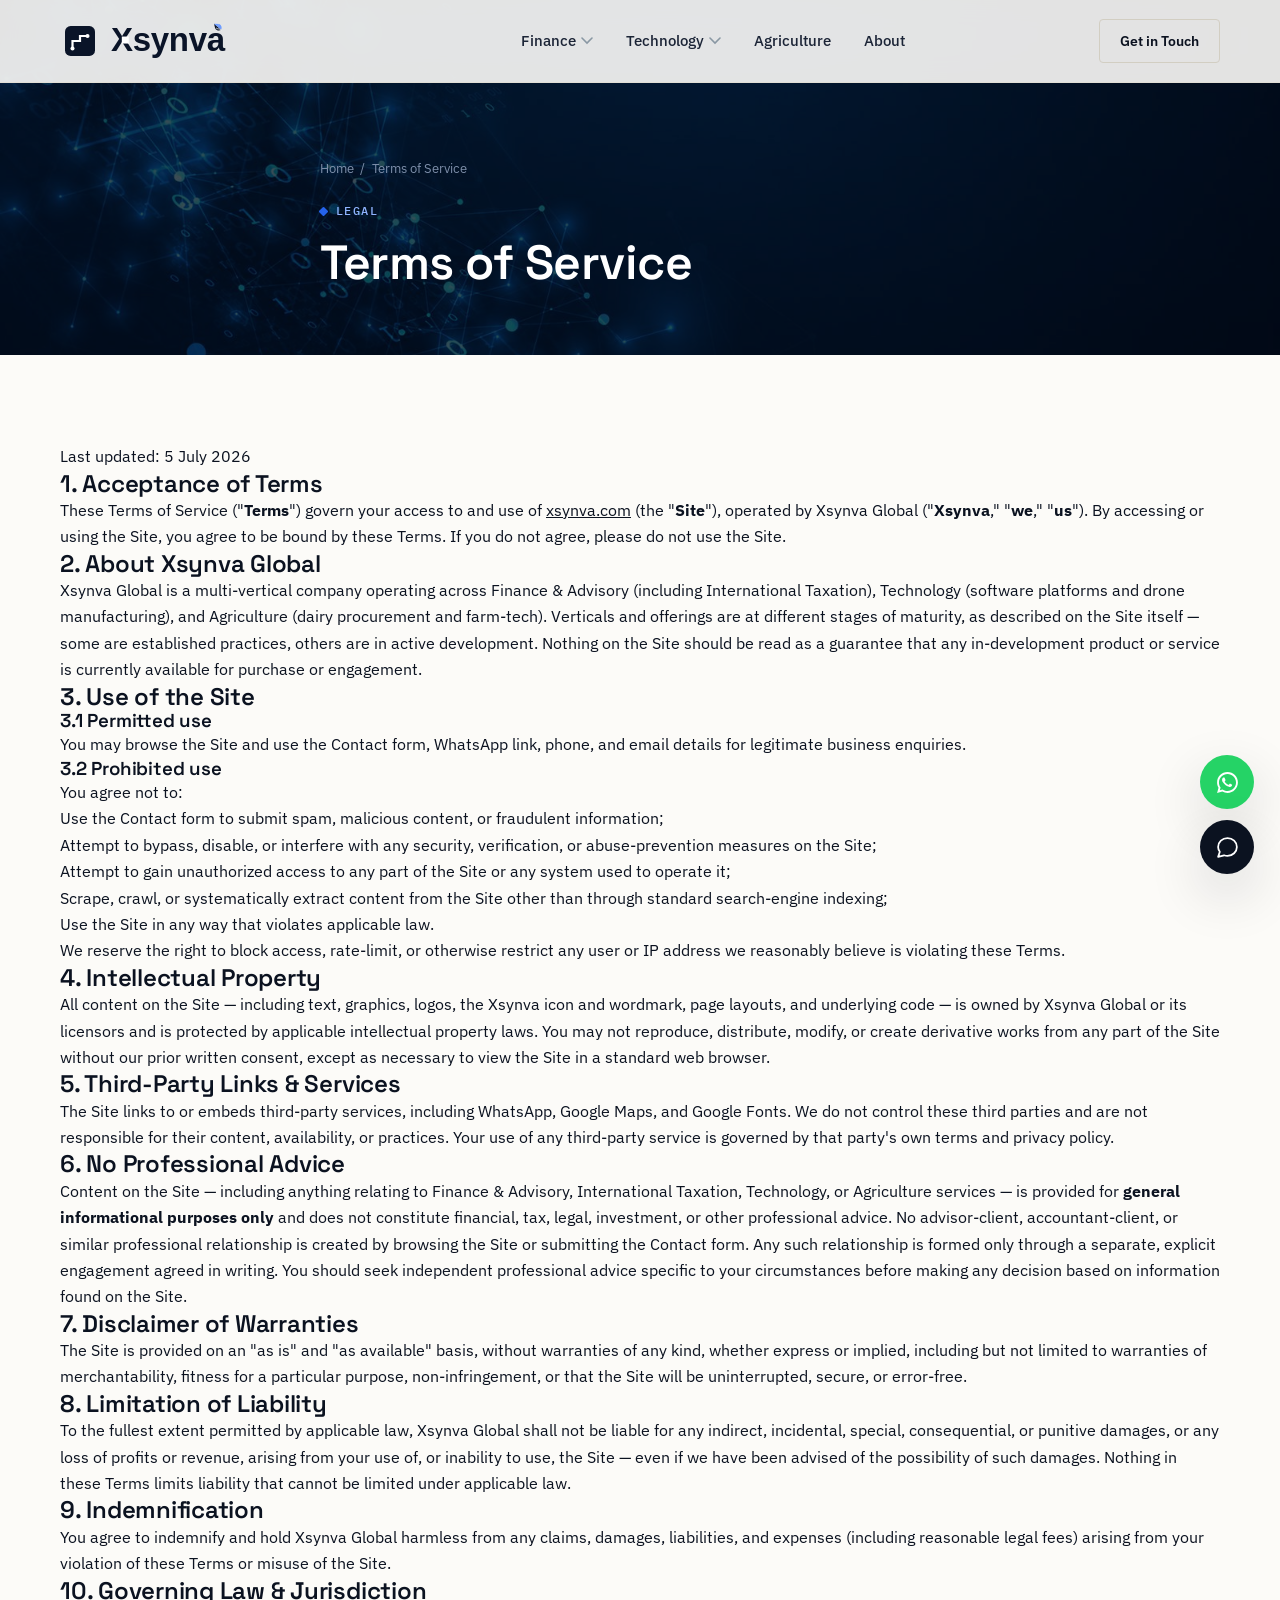
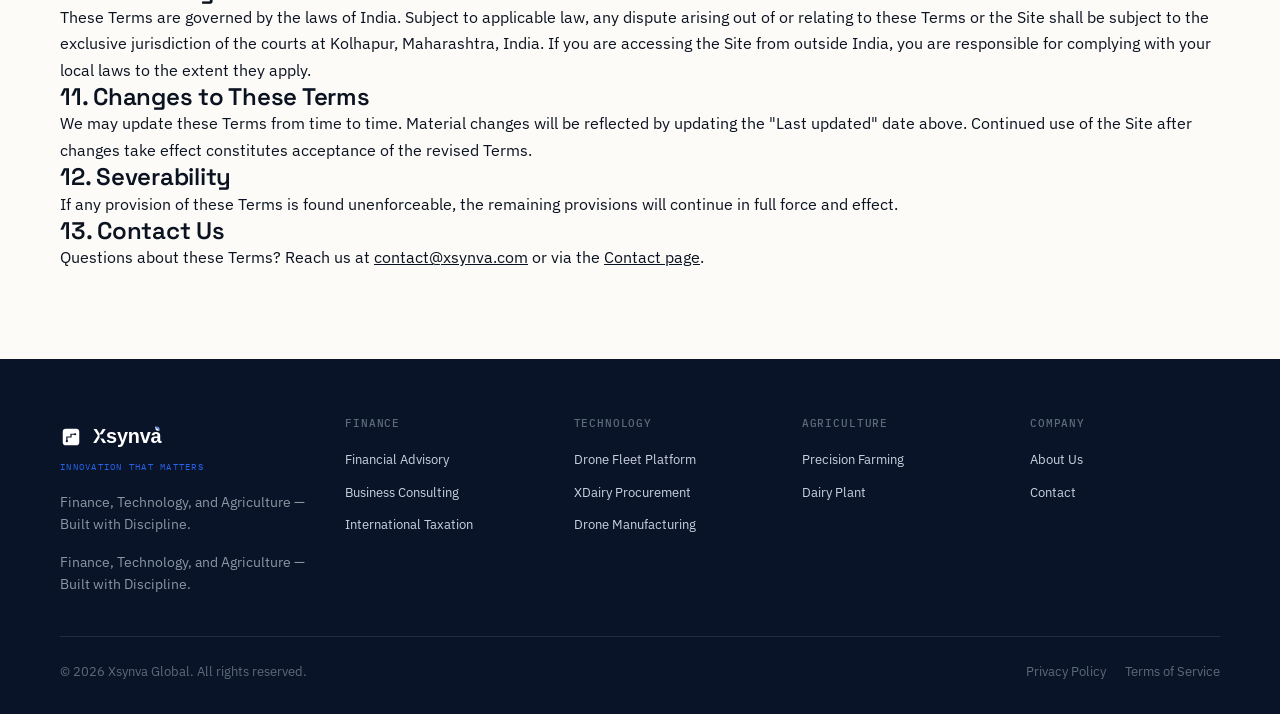
<file: terms-of-service.html>
<!DOCTYPE html>
<html lang="en">
<head>
<meta charset="UTF-8">
<meta name="viewport" content="width=device-width, initial-scale=1.0">
<title>Terms of Service — Xsynva Global</title>
<meta name="description" content="The terms governing your use of the Xsynva Global website.">
<link rel="canonical" href="https://xsynva.com/terms-of-service.html">
<link rel="manifest" href="site.webmanifest">
<link rel="icon" type="image/x-icon"             href="assets/images/favicons/favicon.ico">
<link rel="icon" type="image/png" sizes="16x16"  href="assets/images/favicons/favicon-16x16.png">
<link rel="icon" type="image/png" sizes="32x32"  href="assets/images/favicons/favicon-32x32.png">
<link rel="apple-touch-icon" sizes="180x180"     href="assets/images/favicons/apple-touch-icon.png">
<link rel="apple-touch-icon" sizes="152x152"     href="assets/images/favicons/apple-touch-icon-152x152.png">
<link rel="apple-touch-icon" sizes="120x120"     href="assets/images/favicons/apple-touch-icon-120x120.png">
<meta name="msapplication-TileImage"             content="assets/images/favicons/android-chrome-192x192.png">
<meta name="msapplication-TileColor"             content="#0A1428">
<meta name="theme-color"                         content="#0A1428">
<link rel="preconnect" href="https://fonts.googleapis.com">
<link rel="preconnect" href="https://fonts.gstatic.com" crossorigin>
<link href="https://fonts.googleapis.com/css2?family=Space+Grotesk:wght@400;500;600;700&family=IBM+Plex+Sans:ital,wght@0,400;0,500;0,600;0,700;1,400&family=IBM+Plex+Mono:wght@400;500&display=swap" rel="stylesheet">
<link rel="stylesheet" href="assets/css/base.css">
<link rel="stylesheet" href="assets/css/components.css">
</head>
<body class="page-terms-of-service">

<header class="nav" id="siteNav">
  <div class="nav-inner">
    <a href="index.html" class="brand">      
      <span class="brand-mark">
        <!-- <img src="assets/images/optimized/logo_icon.png" alt="Xsynva" style="width:auto; height:44px;"> -->
        <svg width="40" height="40" viewBox="0 0 512 512" xmlns="http://www.w3.org/2000/svg">
        <!--
          Circuit-trace mark. Built on a strict 64px grid (512/8) so every turn
          is a clean 90-degree corner — engineered, not freehand.
          Single continuous trace, uniform stroke width, one terminal node (pad).
          Container: rounded square, suggesting a chip/PCB footprint.
          No rotational symmetry, no letterform, no radial blades.
        -->

        <!-- Container: rounded square, single flat color, acts as the chip/badge -->
        <rect x="64" y="64" width="384" height="384" rx="72" fill="#0A1428"/>

        <!-- Circuit trace: cut out in background color (here white) so it reads
              as an etched path inside the badge. Starts bottom-left, turns twice,
              ends top-right at a node. -->
        <path d="M 160 352
                  L 160 256
                  L 256 256
                  L 256 192
                  L 352 192"
              stroke="#FFFFFF"
              stroke-width="28"
              stroke-linecap="square"
              fill="none"/>

        <!-- Terminal node / pad -->
        <circle cx="352" cy="192" r="26" fill="#FFFFFF"/>

        <!-- Origin pad (small, grounded end) -->
        <circle cx="160" cy="352" r="26" fill="#FFFFFF"/>
        </svg>
      </span>

      <svg width="216" height="54" viewBox="0 0 340 80" xmlns="http://www.w3.org/2000/svg">
        <!--
          Xsynva wordmark — dark filled, navy-on-light, render-verified.
          Font: Chakra Petch Bold (must be loaded separately — see note below).
          Custom edit: a flat right-angle notch is cut into the X's crossing
          point, echoing the icon's two 90-degree circuit turns. This is the
          single deliberate link between icon and wordmark.
        -->
        <text x="0" y="56"
              font-family="'Chakra Petch', sans-serif"
              font-weight="700"
              font-size="52"
              letter-spacing="-0.5"
              fill="#0A1428">Xsynva</text>

        <g transform="translate(172,10) scale(0.24) rotate(-50 24 35)">
          <path d="M 0 -30 L -20 -2 L 0 -2 Z" fill="#0A1428"/>
          <path d="M 0 -30 L 20 -2 L 0 -2 Z" fill="#6E9CFF"/>
          <path d="M -20 -2 C -24 14, -14 28, 0 32 L 0 -2 Z" fill="#0A1428"/>
          <path d="M 20 -2 C 24 14, 14 28, 0 32 L 0 -2 Z" fill="#6E9CFF"/>
          <path d="M -13 4 C -6 14, -2 24, 0 32" stroke="#FFFFFF" stroke-width="4.2" fill="none" stroke-linecap="round"/>
        </g>

        <!-- Notch: cuts the X's crossing point in background color -->
        <path d="M 17 33 L 17 44 L 28 44 L 28 33 Z" fill="#FFFFFF"/>
      </svg>

      

      <!-- <span class="brand-text">Xsynva<small><span class="brand-tagline">Innovation That Matters</small></span> -->
    </a>

    <nav class="nav-links" aria-label="Primary">
      <div class="nav-item">
        <a href="finance.html" class="nav-link">Finance <svg viewBox="0 0 12 8" fill="none"><path d="M1 1L6 6L11 1" stroke="currentColor" stroke-width="1.6" stroke-linecap="round"/></svg></a>
        <div class="mega" style="width:380px;">
          <div class="mega-col">
            <h4>Finance</h4>
            <div class="mega-list">
              <a href="finance-advisory.html">Financial Advisory</a>
              <a href="international-taxation.html">International Taxation</a>
            </div>
          </div>
        </div>
      </div>

      <div class="nav-item">
        <a href="technology.html" class="nav-link">Technology <svg viewBox="0 0 12 8" fill="none"><path d="M1 1L6 6L11 1" stroke="currentColor" stroke-width="1.6" stroke-linecap="round"/></svg></a>
        <div class="mega">
          <div class="mega-col">
            <h4>Drone Manufacturing</h4>
            <div class="mega-list">
              <a href="drone-manufacturing.html">Drone Programs</a>
              <a href="drone-manufacturing.html#future-vision">Future Vision</a>
            </div>
          </div>
          <div class="mega-col">
            <h4>Software Solutions</h4>
            <div class="mega-list">
              <a href="software-solutions.html#fleet-platform">Drone Fleet Management</a>
              <a href="software-solutions.html#xdairy">XDairy Procurement</a>
            </div>
          </div>
        </div>
      </div>

      <a href="agriculture.html" class="nav-link">Agriculture</a>
      <a href="about.html" class="nav-link">About</a>
    </nav>

    <div class="nav-cta-group">
      <a href="contact.html" class="btn btn-secondary nav-cta">Get in Touch</a>
      <button class="nav-menu-btn" aria-label="Open menu" id="mobileMenuBtn">
        <svg viewBox="0 0 18 18" fill="none"><path d="M2 4.5H16M2 9H16M2 13.5H16" stroke="currentColor" stroke-width="1.6" stroke-linecap="round"/></svg>
      </button>
    </div>
  </div>
</header>

<div class="mdrawer" id="mobileDrawer">
  <div class="mdrawer-head">
    <span class="brand-text">Xsynva<small><span class="brand-tagline">Innovation That Matters</small></span>
    <button id="mobileCloseBtn" aria-label="Close menu" class="nav-menu-btn">
      <svg viewBox="0 0 18 18" fill="none"><path d="M3 3L15 15M15 3L3 15" stroke="currentColor" stroke-width="1.6" stroke-linecap="round"/></svg>
    </button>
  </div>
  <nav class="mdrawer-links">
    <a href="finance.html">Finance</a>
    <a href="technology.html">Technology</a>
    <a href="agriculture.html">Agriculture</a>
    <a href="about.html">About</a>
    <a href="contact.html">Contact</a>
  </nav>
  <a href="contact.html" class="btn btn-secondary nav-cta">Get in Touch</a>
</div>
<div class="mdrawer-backdrop" id="mdrawerBackdrop"></div>

<main>
<section class="page-hero">
  <div class="wrap page-hero-inner">
    <div class="crumb"><a href="index.html">Home</a><span>/</span><span>Terms of Service</span></div>
    <span class="eyebrow on-dark">Legal</span>
    <h1>Terms of Service</h1>
  </div>
</section>

<section class="section">
  <div class="wrap legal-content">
    <p class="legal-updated">Last updated: 5 July 2026</p>

    <h2>1. Acceptance of Terms</h2>
    <p>These Terms of Service ("<strong>Terms</strong>") govern your access to and use of <a href="https://xsynva.com">xsynva.com</a> (the "<strong>Site</strong>"), operated by Xsynva Global ("<strong>Xsynva</strong>," "<strong>we</strong>," "<strong>us</strong>"). By accessing or using the Site, you agree to be bound by these Terms. If you do not agree, please do not use the Site.</p>

    <h2>2. About Xsynva Global</h2>
    <p>Xsynva Global is a multi-vertical company operating across Finance &amp; Advisory (including International Taxation), Technology (software platforms and drone manufacturing), and Agriculture (dairy procurement and farm-tech). Verticals and offerings are at different stages of maturity, as described on the Site itself — some are established practices, others are in active development. Nothing on the Site should be read as a guarantee that any in-development product or service is currently available for purchase or engagement.</p>

    <h2>3. Use of the Site</h2>
    <h3>3.1 Permitted use</h3>
    <p>You may browse the Site and use the Contact form, WhatsApp link, phone, and email details for legitimate business enquiries.</p>
    <h3>3.2 Prohibited use</h3>
    <p>You agree not to:</p>
    <ul>
      <li>Use the Contact form to submit spam, malicious content, or fraudulent information;</li>
      <li>Attempt to bypass, disable, or interfere with any security, verification, or abuse-prevention measures on the Site;</li>
      <li>Attempt to gain unauthorized access to any part of the Site or any system used to operate it;</li>
      <li>Scrape, crawl, or systematically extract content from the Site other than through standard search-engine indexing;</li>
      <li>Use the Site in any way that violates applicable law.</li>
    </ul>
    <p>We reserve the right to block access, rate-limit, or otherwise restrict any user or IP address we reasonably believe is violating these Terms.</p>

    <h2>4. Intellectual Property</h2>
    <p>All content on the Site — including text, graphics, logos, the Xsynva icon and wordmark, page layouts, and underlying code — is owned by Xsynva Global or its licensors and is protected by applicable intellectual property laws. You may not reproduce, distribute, modify, or create derivative works from any part of the Site without our prior written consent, except as necessary to view the Site in a standard web browser.</p>

    <h2>5. Third-Party Links &amp; Services</h2>
    <p>The Site links to or embeds third-party services, including WhatsApp, Google Maps, and Google Fonts. We do not control these third parties and are not responsible for their content, availability, or practices. Your use of any third-party service is governed by that party's own terms and privacy policy.</p>

    <h2>6. No Professional Advice</h2>
    <p>Content on the Site — including anything relating to Finance &amp; Advisory, International Taxation, Technology, or Agriculture services — is provided for <strong>general informational purposes only</strong> and does not constitute financial, tax, legal, investment, or other professional advice. No advisor-client, accountant-client, or similar professional relationship is created by browsing the Site or submitting the Contact form. Any such relationship is formed only through a separate, explicit engagement agreed in writing. You should seek independent professional advice specific to your circumstances before making any decision based on information found on the Site.</p>

    <h2>7. Disclaimer of Warranties</h2>
    <p>The Site is provided on an "as is" and "as available" basis, without warranties of any kind, whether express or implied, including but not limited to warranties of merchantability, fitness for a particular purpose, non-infringement, or that the Site will be uninterrupted, secure, or error-free.</p>

    <h2>8. Limitation of Liability</h2>
    <p>To the fullest extent permitted by applicable law, Xsynva Global shall not be liable for any indirect, incidental, special, consequential, or punitive damages, or any loss of profits or revenue, arising from your use of, or inability to use, the Site — even if we have been advised of the possibility of such damages. Nothing in these Terms limits liability that cannot be limited under applicable law.</p>

    <h2>9. Indemnification</h2>
    <p>You agree to indemnify and hold Xsynva Global harmless from any claims, damages, liabilities, and expenses (including reasonable legal fees) arising from your violation of these Terms or misuse of the Site.</p>

    <h2>10. Governing Law &amp; Jurisdiction</h2>
    <p>These Terms are governed by the laws of India. Subject to applicable law, any dispute arising out of or relating to these Terms or the Site shall be subject to the exclusive jurisdiction of the courts at Kolhapur, Maharashtra, India. If you are accessing the Site from outside India, you are responsible for complying with your local laws to the extent they apply.</p>

    <h2>11. Changes to These Terms</h2>
    <p>We may update these Terms from time to time. Material changes will be reflected by updating the "Last updated" date above. Continued use of the Site after changes take effect constitutes acceptance of the revised Terms.</p>

    <h2>12. Severability</h2>
    <p>If any provision of these Terms is found unenforceable, the remaining provisions will continue in full force and effect.</p>

    <h2>13. Contact Us</h2>
    <p>Questions about these Terms? Reach us at <a href="mailto:contact@xsynva.com">contact@xsynva.com</a> or via the <a href="contact.html">Contact page</a>.</p>
  </div>
</section>

</main>

<footer class="footer">
  <div class="wrap">
    <div class="footer-grid">
      <div class="footer-brand">
        <div class="footer-brand">
            <span>
            <a href="index.html" class="brand brand-footer">
                <span class="brand-mark">
                <svg width="22" height="22" viewBox="0 0 512 512" xmlns="http://www.w3.org/2000/svg">
                    <rect x="64" y="64" width="384" height="384" rx="72" fill="#FFFFFF"/>
                    <path d="M 160 352 L 160 256 L 256 256 L 256 192 L 352 192" stroke="#0A1428" stroke-width="28" stroke-linecap="square" fill="none"/>
                    <circle cx="352" cy="192" r="26" fill="#0A1428"/>
                    <circle cx="160" cy="352" r="26" fill="#0A1428"/>
                </svg>
                </span>

                <svg width="130" height="40" viewBox="0 0 340 80" xmlns="http://www.w3.org/2000/svg">
                <text x="0" y="56" font-family="'Chakra Petch', sans-serif" font-weight="700" font-size="52" letter-spacing="-0.5" fill="#FFFFFF">Xsynva</text>
                <g transform="translate(172,10) scale(0.24) rotate(-50 24 35)">
                    <path d="M 0 -30 L -20 -2 L 0 -2 Z" fill="#FFFFFF"/>
                    <path d="M 0 -30 L 20 -2 L 0 -2 Z" fill="#6E9CFF"/>
                    <path d="M -20 -2 C -24 14, -14 28, 0 32 L 0 -2 Z" fill="#FFFFFF"/>
                    <path d="M 20 -2 C 24 14, 14 28, 0 32 L 0 -2 Z" fill="#6E9CFF"/>
                    <path d="M -13 4 C -6 14, -2 24, 0 32" stroke="#FFFFFF" stroke-width="4.2" fill="none" stroke-linecap="round"/>
                </g>
                <path d="M 17 33 L 17 44 L 28 44 L 28 33 Z" fill="#0A1428"/>
                </svg>
            </a>

            <small class="brand-tagline">Innovation That Matters</small>
            </span>
            <p>Finance, Technology, and Agriculture — Built with Discipline.</p>
        </div>
        <p>Finance, Technology, and Agriculture — Built with Discipline.</p>
      </div>
      <div class="footer-col">
        <h5>Finance</h5>
        <a href="finance-advisory.html">Financial Advisory</a>
        <a href="finance-advisory.html#consulting">Business Consulting</a>
        <a href="international-taxation.html">International Taxation</a>
      </div>
      <div class="footer-col">
        <h5>Technology</h5>
        <a href="software-solutions.html#fleet-platform">Drone Fleet Platform</a>
        <a href="software-solutions.html#xdairy">XDairy Procurement</a>
        <a href="drone-manufacturing.html">Drone Manufacturing</a>
      </div>
      <div class="footer-col">
        <h5>Agriculture</h5>
        <a href="agri-technology.html#precision-farming">Precision Farming</a>
        <a href="agriculture.html#facilities">Dairy Plant</a>
      </div>      
      <div class="footer-col">
        <h5>Company</h5>
        <a href="about.html">About Us</a>
        <a href="contact.html">Contact</a>
      </div>
    </div>
    <div class="footer-bottom">
      <span>© 2026 Xsynva Global. All rights reserved.</span>
      <div class="fb-links">
        <a href="privacy-policy.html">Privacy Policy</a>
        <a href="terms-of-service.html">Terms of Service</a>
      </div>
    </div>
  </div>
</footer>

<div class="float-stack">
  <a href="https://wa.me/919270227724" class="float-btn whatsapp" target="_blank" rel="noopener" aria-label="Chat on WhatsApp">
    <svg viewBox="0 0 24 24" fill="currentColor"><path d="M12 2C6.48 2 2 6.48 2 12C2 13.85 2.5 15.58 3.38 17.07L2 22L7.05 20.66C8.5 21.5 10.19 22 12 22C17.52 22 22 17.52 22 12C22 6.48 17.52 2 12 2ZM12 20.2C10.4 20.2 8.9 19.75 7.62 18.95L7.3 18.76L4.65 19.46L5.37 16.9L5.16 16.56C4.28 15.22 3.8 13.65 3.8 12C3.8 7.47 7.47 3.8 12 3.8C16.53 3.8 20.2 7.47 20.2 12C20.2 16.53 16.53 20.2 12 20.2ZM16.4 13.9C16.15 13.78 14.95 13.19 14.72 13.11C14.49 13.02 14.33 12.98 14.16 13.23C14 13.48 13.53 14.04 13.38 14.21C13.24 14.37 13.1 14.39 12.86 14.27C11.32 13.55 10.3 12.86 9.27 11.13C9.19 10.99 9.32 10.85 9.45 10.7C9.57 10.56 9.7 10.4 9.82 10.25C9.94 10.1 9.98 9.99 10.06 9.82C10.14 9.65 10.1 9.51 10.02 9.36C9.94 9.21 9.5 8.04 9.31 7.59C9.13 7.16 8.95 7.22 8.81 7.21C8.68 7.21 8.51 7.21 8.34 7.21C8.18 7.21 7.91 7.27 7.68 7.52C7.45 7.77 6.8 8.38 6.8 9.55C6.8 10.71 7.7 11.85 7.82 12C7.95 12.15 9.5 14.65 11.95 15.65C14.18 16.56 14.18 16.27 14.6 16.23C15.02 16.19 15.99 15.65 16.21 15.07C16.43 14.49 16.43 14 16.36 13.9C16.31 13.81 16.4 13.9 16.4 13.9Z"/></svg>
  </a>
  <a href="#" id="chatLauncher" class="float-btn chat" aria-label="Open chat assistant">
    <svg viewBox="0 0 24 24" fill="none"><path d="M21 11.5C21 16.19 16.97 20 12 20C10.84 20 9.74 19.81 8.73 19.46L3 21L4.62 16.07C3.6 14.84 3 13.24 3 11.5C3 6.81 7.03 3 12 3C16.97 3 21 6.81 21 11.5Z" stroke="currentColor" stroke-width="1.7" stroke-linecap="round" stroke-linejoin="round"/></svg>
  </a>
</div>

<script src="assets/js/main.js"></script>
</body>
</html>
</file>
<file: assets/css/base.css>
/* ============================================================
   XSYNVA GLOBAL — BASE STYLESHEET
   Loaded on every page. Contains: design tokens, reset, typography,
   buttons/tags, navigation + mega menu + mobile drawer, footer,
   floating WhatsApp/chat launcher, and site-wide responsive rules.

   Page-specific / section-specific styles (hero variants, cards,
   mock panels, forms, etc.) live in components.css instead, so this
   file stays small and is cached identically across every page.
   ============================================================ */
*, *::before, *::after { box-sizing: border-box; margin: 0; padding: 0; }

:root {
  /* Core surfaces — premium deep-navy, not stark white */
  --ink:          #0B1220;
  --ink-soft:     #1B2436;
  --steel:        #5B6B7A;
  --steel-lt:     #8997A3;

  --paper:        #FCFBF8;   /* warm off-white, not clinical white */
  --paper-deep:   #F4F1EA;
  --cloud:        #EFEDE6;
  --line:         #E2DFD6;
  --line-deep:    #D2CEC2;

  --navy:         #0A1428;   /* premium dark surface */
  --navy-soft:    #11203C;
  --navy-line:    rgba(255,255,255,0.10);

  --signal:       #2563EB;
  --signal-deep:  #1D4ED8;
  --signal-pale:  #E7EEFD;
  --signal-pale2: #F1F5FE;

  --gold:         #C9A24B;   /* premium accent, used sparingly */
  --gold-deep:    #A9821F;
  --gold-pale:    #F8F1E0;

  --good:         #0E8A5F;
  --good-pale:    #E6F6EE;
  --amber:        #B5790A;
  --amber-pale:   #FBF1E0;

  --font-display: 'Space Grotesk', 'Helvetica Neue', Arial, sans-serif;
  --font-body:    'IBM Plex Sans', 'Helvetica Neue', Arial, sans-serif;
  --font-mono:    'IBM Plex Mono', 'SF Mono', monospace;

  --radius-sm: 4px;
  --radius:    8px;
  --radius-lg: 14px;

  --shadow-sm: 0 1px 2px rgba(11,18,32,0.07);
  --shadow:    0 6px 20px rgba(11,18,32,0.10);
  --shadow-lg: 0 20px 56px rgba(11,18,32,0.16);

  --maxw: 1240px;
}

html { scroll-behavior: smooth; }

@media (prefers-reduced-motion: reduce) {
  html { scroll-behavior: auto; }
  *, *::before, *::after { animation-duration: 0.001ms !important; animation-iteration-count: 1 !important; transition-duration: 0.001ms !important; }
}

body {
  font-family: var(--font-body);
  font-size: 16px;
  color: var(--ink);
  background: var(--paper);
  line-height: 1.65;
  -webkit-font-smoothing: antialiased;
  overflow-x: hidden;
}

img { max-width: 100%; display: block; }
a { color: inherit; }
ul { list-style: none; }
button { font-family: inherit; cursor: pointer; }

:focus-visible {
  outline: 2px solid var(--signal);
  outline-offset: 3px;
  border-radius: 3px;
}

.wrap {
  max-width: var(--maxw);
  margin: 0 auto;
  padding: 0 2.5rem;
}

.eyebrow {
  font-family: var(--font-mono);
  font-size: 12px;
  letter-spacing: 0.12em;
  text-transform: uppercase;
  color: var(--signal-deep);
  display: inline-flex;
  align-items: center;
  gap: 0.55rem;
  font-weight: 500;
}
.eyebrow::before {
  content: '';
  width: 7px; height: 7px;
  border-radius: 1px;
  background: var(--signal);
  display: inline-block;
  transform: rotate(45deg);
}
.eyebrow.on-dark { color: #8FB4FF; }

h1, h2, h3, h4 {
  font-family: var(--font-display);
  font-weight: 600;
  letter-spacing: -0.01em;
  color: var(--ink);
  line-height: 1.14;
}

.section { padding: 5.5rem 0; position: relative; }
.section--tint { background: var(--paper-deep); }
.section--navy { background: var(--navy); color: #B9C4D6; }
.section--navy h2, .section--navy h3 { color: #fff; }
.section--navy p { color: #94A3BD; }

.section-head { max-width: 600px; margin-bottom: 3rem; }
.section-head h2 { font-size: clamp(1.8rem, 2.8vw, 2.3rem); margin-top: 0.8rem; }
.section-head p { margin-top: 0.9rem; color: var(--steel); font-size: 1.02rem; }
.section--navy .section-head p { color: #94A3BD; }

.btn {
  display: inline-flex; align-items: center; gap: 0.5rem;
  font-family: var(--font-body); font-weight: 600; font-size: 14.5px;
  padding: 0.82rem 1.45rem; border-radius: var(--radius-sm);
  text-decoration: none; border: 1.5px solid transparent;
  transition: background 0.18s, color 0.18s, border-color 0.18s, transform 0.18s;
  white-space: nowrap;
}
.btn-primary { background: var(--ink); color: #fff; }
.btn-primary:hover { background: var(--signal-deep); transform: translateY(-1px); }
.btn-secondary { background: transparent; color: var(--ink); border-color: var(--line-deep); }
.btn-secondary:hover { border-color: var(--ink); background: var(--cloud); }
.btn-gold { background: var(--gold); color: #2A2105; }
.btn-gold:hover { background: var(--gold-deep); color: #fff; transform: translateY(-1px); }
.btn-ghost-light { background: transparent; color: #fff; border-color: rgba(255,255,255,0.28); }
.btn-ghost-light:hover { border-color: #fff; background: rgba(255,255,255,0.08); }
.btn svg { width: 15px; height: 15px; transition: transform 0.18s; }
.btn:hover svg { transform: translateX(2px); }

.tag {
  font-family: var(--font-mono); font-size: 10.5px; letter-spacing: 0.06em;
  text-transform: uppercase; padding: 0.3rem 0.6rem; border-radius: 4px;
  font-weight: 500; display: inline-block;
}
.tag--soon { background: var(--amber-pale); color: var(--amber); }
.tag--core { background: var(--signal-pale); color: var(--signal-deep); }
.tag--live { background: var(--good-pale); color: var(--good); }
.tag--ai { background: var(--gold-pale); color: var(--gold-deep); }

.coord {
  font-family: var(--font-mono); font-size: 11px; color: var(--steel-lt); letter-spacing: 0.02em;
}

/* ============================================================
   NAVIGATION
   ============================================================ */
.nav {
  position: fixed; top: 0; left: 0; right: 0; z-index: 1000;
  background: rgba(252,251,248,0.90);
  backdrop-filter: blur(14px) saturate(160%);
  border-bottom: 1px solid var(--line);
}
.nav-inner {
  max-width: var(--maxw); margin: 0 auto; padding: 0 2.5rem;
  height: 74px; display: flex; align-items: center; justify-content: space-between;
}
.brand { display: flex; align-items: center; gap: 0.7rem; text-decoration: none; }
.brand-mark { height: 44px; display: flex; align-items: center; justify-content: center; overflow: visible; }

.brand-text { font-family: var(--font-display); font-weight: 600; font-size: 18.5px; color: var(--ink); letter-spacing: -0.01em; }
.brand-text small { display: block; font-family: var(--font-mono); font-weight: 400; font-size: 9px; letter-spacing: 0.16em; color: var(--steel); text-transform: uppercase; margin-top: 1px; }

.nav-links { display: flex; align-items: center; gap: 0.15rem; height: 100%; }
.nav-item { position: relative; height: 100%; display: flex; align-items: center; }
.nav-link {
  display: flex; align-items: center; gap: 5px; padding: 0.6rem 0.95rem;
  font-size: 14.5px; font-weight: 500; color: var(--ink-soft); text-decoration: none;
  border-radius: var(--radius-sm); transition: color 0.15s, background 0.15s;
}
.nav-link svg { width: 12px; height: 12px; color: var(--steel-lt); transition: transform 0.2s; }
.nav-item:hover .nav-link, .nav-link.active { color: var(--signal-deep); background: var(--signal-pale2); }
.nav-item:hover .nav-link svg { transform: rotate(180deg); color: var(--signal-deep); }

.nav-cta-group { display: flex; align-items: center; gap: 0.85rem; }
.nav-cta { padding: 0.62rem 1.25rem !important; font-size: 13.5px !important; }
.nav-menu-btn { display: none; }

.mega {
  position: absolute; top: 100%; left: 50%; transform: translateX(-50%) translateY(8px);
  width: 600px; max-width: calc(100vw - 2rem);
  background: var(--paper); border: 1px solid var(--line); border-radius: var(--radius-lg);
  box-shadow: var(--shadow-lg); padding: 1.5rem;
  display: grid; grid-template-columns: 1fr 1fr; gap: 1.5rem;
  opacity: 0; visibility: hidden; pointer-events: none;
  transition: opacity 0.18s, transform 0.18s, visibility 0.18s; z-index: 50;
}
.nav-item:hover .mega { opacity: 1; visibility: visible; pointer-events: auto; transform: translateX(-50%) translateY(0); }
.mega-col h4 {
  font-family: var(--font-mono); font-size: 10.5px; letter-spacing: 0.1em; text-transform: uppercase;
  color: var(--steel); font-weight: 500; margin-bottom: 0.8rem;
}
.mega-list { display: flex; flex-direction: column; gap: 0.1rem; }
.mega-list a {
  display: flex; align-items: center; justify-content: space-between; gap: 0.6rem;
  padding: 0.55rem 0.6rem; border-radius: 6px; font-size: 14px; font-weight: 500;
  color: var(--ink-soft); text-decoration: none; transition: background 0.15s, color 0.15s;
}
.mega-list a:hover { background: var(--cloud); color: var(--signal-deep); }

.nav-menu-btn {
  width: 38px; height: 38px; border: 1px solid var(--line-deep); border-radius: var(--radius-sm);
  background: var(--paper); align-items: center; justify-content: center;
}
.nav-menu-btn svg { width: 17px; height: 17px; }

@media (max-width: 980px) {
  .nav-links { display: none; }
  .nav-menu-btn { display: flex; }
  .nav-cta-group .btn-secondary { display: none; }
}

.mdrawer {
  position: fixed; top: 0; right: -100%; width: min(330px, 86vw); height: 100%;
  background: var(--paper); z-index: 1200; padding: 1.6rem;
  box-shadow: var(--shadow-lg); transition: right 0.28s ease; display: flex; flex-direction: column;
}
.mdrawer.open { right: 0; }
.mdrawer-head { display: flex; align-items: center; justify-content: space-between; margin-bottom: 1.8rem; }
.mdrawer-links { display: flex; flex-direction: column; gap: 0.2rem; }
.mdrawer-links a { text-decoration: none; color: var(--ink); font-weight: 500; font-size: 15.5px; padding: 0.8rem 0.4rem; border-bottom: 1px solid var(--line); }
.mdrawer-backdrop { position: fixed; inset: 0; background: rgba(11,18,32,0.4); z-index: 1100; opacity: 0; visibility: hidden; transition: opacity 0.28s; }
.mdrawer-backdrop.open { opacity: 1; visibility: visible; }

/* ============================================================
   PAGE HERO (sub-pages)
   ============================================================ */

 .page-hero {
  padding: 150px 0 4rem;
  background: var(--navy) url('../images/optimized/binary.jpg') center/cover no-repeat;
  color: #fff;
  position: relative;
  overflow: hidden;
}

/* Binary background opacity on all pages except index page */
.page-hero::before {
  content: '';
  position: absolute; inset: 0;
  background: rgba(2, 9, 22, 0.44);
}
.page-hero-inner { position: relative; max-width: 720px; }
.page-hero h1 { color: #fff; font-size: clamp(2.1rem, 4vw, 3rem); margin-top: 0.9rem; }
.page-hero p.lead { margin-top: 1.1rem; font-size: 1.08rem; color: #A9B6CC; max-width: 560px; }
.page-hero-meta { display: flex; gap: 2rem; margin-top: 2.2rem; flex-wrap: wrap; }
.phm { display: flex; align-items: center; gap: 0.5rem; font-size: 0.86rem; color: #8FA0BC; }
.phm svg { width: 15px; height: 15px; color: var(--signal); }

/* Breadcrumb */
.crumb { display: flex; align-items: center; gap: 0.4rem; font-size: 0.82rem; color: #7E8FAA; margin-bottom: 1rem; }
.crumb a { text-decoration: none; color: #7E8FAA; }
.crumb a:hover { color: #fff; }

/* ============================================================
   GENERIC CARD / GRID HELPERS
   ============================================================ */
.feature-grid { display: grid; grid-template-columns: repeat(3, 1fr); gap: 1.4rem; }
.feature-card {
  background: var(--paper); border: 1px solid var(--line); border-radius: var(--radius);
  padding: 1.6rem 1.5rem;
}
.feature-card .ficon {
  width: 38px; height: 38px; border-radius: 8px; background: var(--signal-pale);
  display: flex; align-items: center; justify-content: center; margin-bottom: 1rem;
}
.feature-card .ficon svg { width: 18px; height: 18px; color: var(--signal-deep); }
.feature-card h4 { font-size: 1.02rem; margin-bottom: 0.45rem; }
.feature-card p { font-size: 0.9rem; color: var(--steel); line-height: 1.55; }

@media (max-width: 900px) { .feature-grid { grid-template-columns: 1fr 1fr; } }
@media (max-width: 560px) { .feature-grid { grid-template-columns: 1fr; } }

/* Image-with-copy split */
.split {
  display: grid; grid-template-columns: 1fr 1fr; gap: 3.2rem; align-items: center;
}
.split img { width: 100%; height: 360px; object-fit: cover; border-radius: var(--radius-lg); box-shadow: var(--shadow); }
.split.reverse .split-copy { order: 2; }
@media (max-width: 900px) {
  .split { grid-template-columns: 1fr; gap: 2rem; }
  .split img { height: 260px; order: -1; }
  .split.reverse .split-copy { order: 0; }
}

/* ============================================================
   FOOTER
   ============================================================ */
/* Space between AI section and footer */

.footer-gap{ height:5rem;}
@media (max-width:768px){.footer-gap{ height:3rem;}}
.footer { background: var(--navy); color: #8997A3; padding: 3.5rem 0 2rem; }
.footer-grid {
  display: grid; grid-template-columns: 1.3fr 1fr 1fr 1fr 1fr; gap: 2.4rem;
  padding-bottom: 2.6rem; border-bottom: 1px solid var(--navy-line);
}
.footer-brand .brand-text { color: #fff; }
.footer-brand p { margin-top: 1rem; font-size: 0.86rem; line-height: 1.6; max-width: 270px; color: #8997A3; }
.footer-social { display: flex; gap: 0.6rem; margin-top: 1.2rem; }
.footer-social a {
  width: 34px; height: 34px; border-radius: 50%; border: 1px solid var(--navy-line);
  display: flex; align-items: center; justify-content: center; text-decoration: none;
}
.footer-social a svg { width: 15px; height: 15px; color: #B9C4D6; }
.footer-social a:hover { border-color: var(--signal); background: rgba(37,99,235,0.12); }
.footer-col h5 {
  font-family: var(--font-mono); font-size: 10.5px; letter-spacing: 0.08em; text-transform: uppercase;
  color: #5B6B7A; font-weight: 500; margin-bottom: 1rem;
}
.footer-col a { display: block; font-size: 0.84rem; color: #C9D3E0; text-decoration: none; margin-bottom: 0.65rem; }
.footer-col a:hover { color: #fff; }
.footer-bottom {
  display: flex; justify-content: space-between; align-items: center;
  padding-top: 1.5rem; font-size: 0.8rem; color: #5B6B7A; flex-wrap: wrap; gap: 0.8rem;
}
.footer-bottom .fb-links { display: flex; gap: 1.2rem; }
.footer-bottom .fb-links a { color: #5B6B7A; text-decoration: none; }
.footer-bottom .fb-links a:hover { color: #fff; }

@media (max-width: 900px) { .footer-grid { grid-template-columns: 1fr 1fr; gap: 2rem; } }
@media (max-width: 560px) { .footer-grid { grid-template-columns: 1fr; } }

/* ============================================================
   FLOATING CHAT / WHATSAPP LAUNCHER
   ============================================================ */
.float-stack {
  position: fixed; right: 1.6rem; bottom: 1.6rem; z-index: 900;
  display: flex; flex-direction: column; align-items: flex-end; gap: 0.7rem;
}
.float-btn {
  width: 54px; height: 54px; border-radius: 50%;
  display: flex; align-items: center; justify-content: center;
  box-shadow: var(--shadow-lg); text-decoration: none;
  transition: transform 0.18s;
}
.float-btn:hover { transform: translateY(-2px) scale(1.04); }
.float-btn svg { width: 25px; height: 25px; }
.float-btn.whatsapp { background: #25D366; color: #fff; }
.float-btn.chat { background: var(--ink); color: #fff; }
.float-tooltip {
  font-size: 12.5px; font-weight: 500; background: var(--ink); color: #fff;
  padding: 0.4rem 0.7rem; border-radius: 6px; position: absolute; right: 64px;
  white-space: nowrap; opacity: 0; pointer-events: none; transition: opacity 0.15s;
  top: 50%; transform: translateY(-50%);
}
.float-btn:hover + .float-tooltip, .float-tooltip:hover { opacity: 1; }

/* ============================================================
   MOBILE IMPROVEMENTS — ensure desktop fidelity on small screens
   ============================================================ */

/* Brand tagline (shared, supplements inline style in tech page) */
.brand-tagline {
  font-family: var(--font-mono);
  font-size: 9px;
  letter-spacing: 0.14em;
  text-transform: uppercase;
  color: var(--signal);
  display: block;
  margin-top: 1px;
}

/* Slightly taller nav to accommodate tagline */
.nav-inner { height: 82px; }

/* Adjust page-hero top padding for taller nav */
.page-hero { padding: 158px 0 4rem; }

/* Tighter horizontal padding on small screens */
@media (max-width: 640px) {
  .wrap { padding: 0 1.25rem; }
  .nav-inner { padding: 0 1.25rem; }
  .section { padding: 3.5rem 0; }
  .page-hero { padding: 130px 0 3rem; }
  h1 { font-size: clamp(1.8rem, 7vw, 3rem); }
  .page-hero h1 { font-size: clamp(1.7rem, 6.5vw, 3rem); }
  .btn { font-size: 14px; padding: 0.75rem 1.2rem; }
}

/* Tables scroll on mobile */
.stage-wrap { -webkit-overflow-scrolling: touch; }

/* Prevent horizontal overflow site-wide */
body { overflow-x: hidden; }
.footer-grid { word-break: break-word; }

/* Split sections stack cleanly on tablet */
@media (max-width: 900px) {
  .split { grid-template-columns: 1fr; gap: 2rem; }
  .split img { height: 240px; order: -1; }
  .split.reverse .split-copy { order: 0; }
}

/* Contact options: 2-col on mobile */
@media (max-width: 560px) {
  .contact-options { grid-template-columns: 1fr 1fr; }
  .contact-options .copt:last-child { grid-column: 1 / -1; }
  .form-row { grid-template-columns: 1fr; }
}
@media (max-width: 380px) {
  .contact-options { grid-template-columns: 1fr; }
}

/* Float buttons: smaller on very small screens */
@media (max-width: 400px) {
  .float-stack { right: 1rem; bottom: 1rem; }
  .float-btn { width: 46px; height: 46px; }
}
</file>
<file: assets/css/components.css>
/* ============================================================
   XSYNVA GLOBAL — PAGE COMPONENT STYLES
   Loaded on every page, after base.css. Contains section/component
   styles that used to live in a duplicated inline <style> block on
   every page (hero variants, cards, mock panels, tables, forms...).

   Organized below by the page each block was originally written
   for. A handful of components are shared verbatim by two pages
   (e.g. .nav-card, .ai-strip, .mock-row) — those rules are kept
   once, under the first page that used them, and simply apply on
   both pages. Two rules that differ only by an added property are
   scoped with a body.page-* selector (see TECHNOLOGY and
   AGRICULTURE sections) so each page keeps its exact original look.
   ============================================================ */

/* ============================================================
   INDEX.HTML — page-specific styles
   ============================================================ */
.home-hero {
  padding: 158px 0 5rem; position: relative; 
  background: var(--navy) url("../images/optimized/binary.jpg") center/cover no-repeat; 
  color: #fff; overflow: hidden;
}
.home-hero::before {
  content: ""; position: absolute; inset: 0;
  background: rgba(2, 9, 22, 0.84);
}
.home-hero-grid { position: relative; display: grid; grid-template-columns: 1.05fr 0.95fr; gap: 3rem; align-items: center; }
.home-hero h1 { color: #fff; font-size: clamp(2.3rem, 4.2vw, 3.3rem); line-height: 1.1; margin-top: 1rem; }
.home-hero h1 em { font-style: normal; color: #6E9CFF; }
.home-hero p.lead { margin-top: 1.2rem; font-size: 1.08rem; color: #A9B6CC; max-width: 500px; }
.home-cta-row { display: flex; gap: 1rem; margin-top: 2rem; flex-wrap: wrap; }
.home-stats { display: flex; gap: 2rem; margin-top: 2.6rem; padding-top: 1.8rem; border-top: 1px solid var(--navy-line); }
.hstat strong { font-family: var(--font-display); font-size: 1.5rem; display: block; color: #fff; }
.hstat span { font-family: var(--font-mono); font-size: 11px; letter-spacing: 0.04em; color: #8FA0BC; text-transform: uppercase; }
.hero-card-stack { position: relative; }
.hcard {
  background: var(--navy-soft); border: 1px solid var(--navy-line); border-radius: var(--radius-lg);
  padding: 1.4rem 1.5rem; margin-bottom: 0.9rem;
}
.hcard:last-child { margin-bottom: 0; }
.hcard-top { display: flex; align-items: center; justify-content: space-between; margin-bottom: 0.6rem; }
.hcard-top .hc-icon { width: 34px; height: 34px; border-radius: 8px; background: rgba(255,255,255,0.06); display: flex; align-items: center; justify-content: center; }
.hcard-top .hc-icon svg { width: 17px; height: 17px; color: #6E9CFF; }
.hcard h4 { color: #fff; font-size: 0.98rem; margin-bottom: 0.3rem; }
.hcard p { color: #8FA0BC; font-size: 0.85rem; line-height: 1.5; }
@media (max-width: 980px) {
  .home-hero { padding: 124px 0 3rem; }
  .home-hero-grid { grid-template-columns: 1fr; }
  .home-stats { flex-wrap: wrap; gap: 1.4rem 1.8rem; }
}
.vrow { display: grid; grid-template-columns: 0.85fr 1.15fr; gap: 3rem; align-items: center; padding: 3.2rem 0; border-bottom: 1px solid var(--line); }
.vrow:last-child { border-bottom: none; }
.vrow.reverse .vrow-copy { order: 2; }
.vrow img { width: 100%; height: 320px; object-fit: cover; border-radius: var(--radius-lg); box-shadow: var(--shadow); }
.vrow-copy .vtag { margin-bottom: 0.9rem; }
.vrow-copy h3 { font-size: 1.55rem; margin-bottom: 0.8rem; }
.vrow-copy p { color: var(--steel); font-size: 0.98rem; margin-bottom: 1.3rem; }
.vrow-links { display: flex; gap: 0.7rem; flex-wrap: wrap; }
.vchip {
  font-size: 0.82rem; font-weight: 500; padding: 0.45rem 0.85rem; border-radius: 100px;
  border: 1px solid var(--line-deep); color: var(--ink-soft);
  text-decoration: none; display: inline-block; transition: border-color 0.15s, color 0.15s, background 0.15s;
}
a.vchip:hover { border-color: var(--signal); color: var(--signal-deep); background: var(--signal-pale2); }
@media (max-width: 900px) {
  .vrow { grid-template-columns: 1fr; gap: 1.6rem; }
  .vrow img { height: 230px; order: -1; }
  .vrow.reverse .vrow-copy { order: 0; }
}
.ai-strip {
  display: grid; grid-template-columns: 1fr 1fr; gap: 2.5rem; align-items: center;
}
.ai-list { display: flex; flex-direction: column; gap: 1rem; margin-top: 1.5rem; }
.ai-item { display: flex; gap: 0.7rem; align-items: flex-start; }
.ai-item svg { width: 16px; height: 16px; color: #6E9CFF; margin-top: 3px; flex-shrink: 0; }
.ai-item span { font-size: 0.92rem; color: #B9C4D6; }
.ai-visual {
  background: var(--navy-soft); border: 1px solid var(--navy-line); border-radius: var(--radius-lg);
  padding: 1.6rem; position: relative; overflow: hidden;
}
.ai-pulse-row { display: flex; align-items: center; gap: 0.6rem; margin-bottom: 1rem; }
.ai-dot { width: 8px; height: 8px; border-radius: 50%; background: #6E9CFF; }
.ai-pulse-row span { font-family: var(--font-mono); font-size: 10.5px; color: #8FA0BC; letter-spacing: 0.05em; text-transform: uppercase; }
.ai-bars { display: flex; align-items: flex-end; gap: 8px; height: 90px; }
.ai-bars div { flex: 1; background: linear-gradient(180deg, #6E9CFF, #2563EB); border-radius: 4px 4px 0 0; opacity: 0.85; }
.why-now-grid { display: grid; grid-template-columns: repeat(3, 1fr); gap: 1.4rem; }
.wn-card { padding: 0.4rem 0; }
.wn-card .wn-num { font-family: var(--font-mono); font-size: 11.5px; color: var(--signal); letter-spacing: 0.05em; margin-bottom: 0.8rem; display: block; }
.wn-card h4 { font-size: 1.02rem; margin-bottom: 0.5rem; }
.wn-card p { font-size: 0.9rem; color: var(--steel); line-height: 1.55; }
@media (max-width: 900px) { .why-now-grid { grid-template-columns: 1fr 1fr; } }
@media (max-width: 560px) { .why-now-grid { grid-template-columns: 1fr; } }
.cta-banner {
  background: linear-gradient(135deg, var(--navy) 0%, #16264A 100%);
  border-radius: var(--radius-lg); padding: 3rem 3rem; text-align: center; color: #fff;
}
.cta-banner h2 { color: #fff; font-size: clamp(1.6rem, 3vw, 2.1rem); }
.cta-banner p { color: #A9B6CC; margin-top: 0.8rem; max-width: 480px; margin-left: auto; margin-right: auto; }
.cta-banner .home-cta-row { justify-content: center; margin-top: 1.6rem; }
@media (max-width: 600px) { .cta-banner { padding: 2.2rem 1.5rem; } }

/* ============================================================
   PER-VERTICAL HERO BRIGHTNESS
   .page-hero::before defaults to rgba(2,9,22,0.44) in base.css —
   the "brighter" treatment, kept as-is for Technology/Drone
   Manufacturing (R&D-forward verticals suit the more energetic,
   visible-circuit look). Trust/credibility verticals (Finance,
   International Taxation, Agriculture) and the general About page
   get a dimmer overlay instead — calmer, closer to (but not as
   flat as) the homepage's 0.84. Contact/404 are left at the
   default; they're utility pages, not a vertical to brand.

   To change which pages are "dim" vs "bright," just add or remove
   a body.page-* line below — no HTML edits needed.
   ============================================================ */
body.page-404 .page-hero::before,
body.page-contact .page-hero::before,
body.page-finance .page-hero::before,
body.page-finance-advisory .page-hero::before,
body.page-international-taxation .page-hero::before,
body.page-agriculture .page-hero::before,
body.page-agri-technology .page-hero::before,
body.page-technology .page-hero::before,
body.page-drone-manufacturing .page-hero::before,
body.page-software-solutions .page-hero::before,
body.page-privacy-policy .page-hero::before,
body.page-terms-of-service .page-hero::before,
body.page-about .page-hero::before {
  background: rgba(2, 9, 22, 0.72);
}

/* ============================================================
   ABOUT.HTML — page-specific styles
   ============================================================ */
.about-grid { display: grid; grid-template-columns: 0.95fr 1.05fr; gap: 3.5rem; align-items: start; }
.about-pillars { display: grid; grid-template-columns: 1fr 1fr; gap: 1.3rem; margin-top: 2rem; }
.pillar { padding: 1.3rem 1.2rem; border: 1px solid var(--line); border-radius: var(--radius); background: var(--paper); }
.pillar .pnum { font-family: var(--font-mono); font-size: 10.5px; color: var(--steel-lt); letter-spacing: 0.05em; }
.pillar h4 { font-size: 0.98rem; margin: 0.45rem 0 0.35rem; }
.pillar p { font-size: 0.87rem; color: var(--steel); line-height: 1.5; }
.about-copy p { color: var(--steel); margin-bottom: 1.1rem; font-size: 0.98rem; }
.about-copy p:first-of-type { font-size: 1.06rem; color: var(--ink-soft); }
@media (max-width: 900px) { .about-grid { grid-template-columns: 1fr; gap: 2.2rem; } }
@media (max-width: 540px) { .about-pillars { grid-template-columns: 1fr; } }
.stage-table { width: 100%; border-collapse: collapse; margin-top: 1rem; }
.stage-table th, .stage-table td { text-align: left; padding: 0.9rem 1rem; border-bottom: 1px solid var(--line); font-size: 0.92rem; }
.stage-table th { font-family: var(--font-mono); font-size: 10.5px; text-transform: uppercase; letter-spacing: 0.06em; color: var(--steel); font-weight: 500; }
.stage-table td:first-child { font-weight: 600; }
.stage-table .tag { font-size: 10px; }
.stage-wrap { overflow-x: auto; }
.team-note { background: var(--paper-deep); border: 1px solid var(--line); border-radius: var(--radius-lg); padding: 2.2rem; text-align: center; }
.team-note p { color: var(--steel); max-width: 540px; margin: 0.8rem auto 0; }

/* ============================================================
   CONTACT.HTML — page-specific styles
   ============================================================ */
.contact-options { display: grid; grid-template-columns: repeat(4, 1fr); gap: 1.2rem; margin-top: 2.5rem; }
.copt {
  background: var(--navy-soft); border: 1px solid var(--navy-line); border-radius: var(--radius-lg);
  padding: 1.6rem 1.4rem; position: relative; overflow: hidden;
}
.copt .co-icon {
  width: 42px; height: 42px; border-radius: 10px; background: rgba(255,255,255,0.06);
  display: flex; align-items: center; justify-content: center; margin-bottom: 1rem;
}
.copt .co-icon svg { width: 20px; height: 20px; color: #6E9CFF; }
.copt h4 { color: #fff; font-size: 0.95rem; margin-bottom: 0.4rem; }
.copt a.co-value, .copt span.co-value { display: block; font-size: 0.92rem; color: #B9C4D6; text-decoration: none; word-break: break-word; }
.copt a.co-value:hover { color: #fff; }
@media (max-width: 980px) { .contact-options { grid-template-columns: 1fr 1fr; } }
@media (max-width: 560px) { .contact-options { grid-template-columns: 1fr; } }
.contact-grid { display: grid; grid-template-columns: 0.85fr 1.15fr; gap: 4rem; }
.office-grid { display: grid; grid-template-columns: 300px 1fr; gap: 2.5rem; align-items: center; }
@media (max-width: 900px) { .office-grid { grid-template-columns: 1fr; gap: 2rem; } }
.quick-actions { display: flex; flex-direction: column; gap: 1rem; margin-top: 2rem; }
.qa-card {
  display: flex; align-items: center; gap: 1rem; padding: 1.1rem 1.2rem;
  border: 1px solid var(--line); border-radius: var(--radius); text-decoration: none;
  transition: border-color 0.15s, background 0.15s;
}
.qa-card:hover { border-color: var(--signal); background: var(--signal-pale2); }
.qa-card .qa-icon { width: 42px; height: 42px; border-radius: 10px; display: flex; align-items: center; justify-content: center; flex-shrink: 0; }
.qa-card.whatsapp .qa-icon { background: #E7F9EE; }
.qa-card.whatsapp .qa-icon svg { color: #1AA34A; width: 21px; height: 21px; }
.qa-card.call .qa-icon { background: var(--signal-pale); }
.qa-card.call .qa-icon svg { color: var(--signal-deep); width: 20px; height: 20px; }
.qa-card.chat .qa-icon { background: var(--gold-pale); }
.qa-card.chat .qa-icon svg { color: var(--gold-deep); width: 20px; height: 20px; }
.qa-card strong { display: block; font-size: 0.96rem; color: var(--ink); }
.qa-card span { font-size: 0.84rem; color: var(--steel); }
.qa-card .qa-arrow { margin-left: auto; width: 14px; height: 14px; color: var(--steel-lt); }
.contact-form { background: var(--paper-deep); border: 1px solid var(--line); border-radius: var(--radius-lg); padding: 2.2rem; }
.form-row { display: grid; grid-template-columns: 1fr 1fr; gap: 1rem; margin-bottom: 1rem; }
.form-field { display: flex; flex-direction: column; gap: 0.4rem; }
.form-field.full { grid-column: 1 / -1; }
.form-field label { font-size: 0.85rem; font-weight: 500; color: var(--ink-soft); }
.form-field input, .form-field select, .form-field textarea {
  font-family: var(--font-body); font-size: 0.94rem; padding: 0.7rem 0.85rem;
  border: 1px solid var(--line-deep); border-radius: var(--radius-sm); background: var(--paper);
  color: var(--ink); resize: vertical;
}
.form-field input:focus, .form-field select:focus, .form-field textarea:focus {
  outline: none; border-color: var(--signal); box-shadow: 0 0 0 3px var(--signal-pale);
}
.contact-form .btn-primary { width: 100%; justify-content: center; margin-top: 0.4rem; }
.country-field { position: relative; }
.country-combobox { position: relative; }
.country-dropdown {
  position: absolute; top: calc(100% + 4px); left: 0; right: 0; z-index: 20;
  background: var(--paper); border: 1px solid var(--line-deep); border-radius: var(--radius-sm);
  box-shadow: var(--shadow); max-height: 220px; overflow-y: auto; padding: 0.3rem;
}
.country-option {
  display: flex; align-items: center; gap: 0.55rem; padding: 0.5rem 0.6rem;
  border-radius: var(--radius-sm); cursor: pointer; font-size: 0.9rem; color: var(--ink);
}
.country-option .co-flag { font-size: 1.05rem; line-height: 1; }
.country-option .co-dial { margin-left: auto; font-family: var(--font-mono); font-size: 0.78rem; color: var(--steel); }
.country-option:hover, .country-option.is-active { background: var(--paper-deep); }
.country-dropdown .country-empty { padding: 0.6rem; font-size: 0.85rem; color: var(--steel-lt); }
@media (max-width: 900px) { .contact-grid { grid-template-columns: 1fr; gap: 2.5rem; } }
@media (max-width: 560px) { .form-row { grid-template-columns: 1fr; } }
@media (max-width: 760px) {
  .office-grid { grid-template-columns: 1fr !important; }
}

/* ============================================================
   FINANCE.HTML — page-specific styles
   ============================================================ */
.process-row { display: flex; gap: 1.2rem; overflow-x: auto; padding-bottom: 0.5rem; }
.process-step { flex: 1; min-width: 200px; background: var(--paper); border: 1px solid var(--line); border-radius: var(--radius); padding: 1.4rem 1.3rem; }
.process-step .ps-num { font-family: var(--font-mono); font-size: 11px; color: var(--signal); margin-bottom: 0.7rem; display: block; }
.process-step h4 { font-size: 0.98rem; margin-bottom: 0.4rem; }
.process-step p { font-size: 0.85rem; color: var(--steel); line-height: 1.5; }
.nav-card-grid { display: grid; grid-template-columns: 1fr 1fr; gap: 1.6rem; }
.nav-card {
  display: block; text-decoration: none; padding: 2rem 2rem 1.8rem; border-radius: var(--radius-lg);
  border: 1px solid var(--line); background: var(--paper); transition: border-color 0.18s, transform 0.18s, box-shadow 0.18s;
}
.nav-card:hover { border-color: var(--signal); transform: translateY(-2px); box-shadow: var(--shadow); }
.nav-card .nc-icon { width: 46px; height: 46px; border-radius: 10px; background: var(--signal-pale); display: flex; align-items: center; justify-content: center; margin-bottom: 1.2rem; }
.nav-card .nc-icon svg { width: 22px; height: 22px; color: var(--signal-deep); }
.nav-card.tax .nc-icon { background: var(--gold-pale); }
.nav-card.tax .nc-icon svg { color: var(--gold-deep); }
.nav-card h3 { font-size: 1.3rem; margin-bottom: 0.6rem; display: flex; align-items: center; gap: 0.6rem; }
.nav-card p { font-size: 0.95rem; color: var(--steel); line-height: 1.6; margin-bottom: 1.2rem; }
.nav-card .nc-arrow { display: inline-flex; align-items: center; gap: 0.4rem; font-size: 0.88rem; font-weight: 600; color: var(--ink); }
.nav-card .nc-arrow svg { width: 14px; height: 14px; transition: transform 0.18s; }
.nav-card:hover .nc-arrow svg { transform: translateX(3px); }
@media (max-width: 760px) { .nav-card-grid { grid-template-columns: 1fr; } }
/* .brand-tagline is defined once, globally, in base.css */

/* ============================================================
   FINANCE-ADVISORY.HTML — page-specific styles
   ============================================================ */
.fin-grid { display: grid; grid-template-columns: repeat(2, 1fr); gap: 1.5rem; }
.fin-card { background: var(--paper); border: 1px solid var(--line); border-radius: var(--radius); padding: 1.8rem 1.7rem; }
.fin-card .fc-icon { width: 44px; height: 44px; border-radius: 9px; background: var(--signal-pale); display: flex; align-items: center; justify-content: center; margin-bottom: 1.1rem; }
.fin-card .fc-icon svg { width: 21px; height: 21px; color: var(--signal-deep); }
.fin-card h3 { font-size: 1.18rem; margin-bottom: 0.6rem; }
.fin-card p { font-size: 0.94rem; color: var(--steel); line-height: 1.6; margin-bottom: 1rem; }
.fin-card .fc-points { display: flex; flex-direction: column; gap: 0.5rem; }
.fin-card .fc-points li { display: flex; gap: 0.5rem; align-items: flex-start; font-size: 0.86rem; color: var(--ink-soft); }
.fin-card .fc-points svg { width: 14px; height: 14px; color: var(--good); margin-top: 3px; flex-shrink: 0; }
@media (max-width: 760px) { .fin-grid { grid-template-columns: 1fr; } }

/* ============================================================
   INTERNATIONAL-TAXATION.HTML — page-specific styles
   ============================================================ */
.cover-grid { display: grid; grid-template-columns: repeat(2, 1fr); gap: 1.5rem; }
.cover-card { background: var(--paper); border: 1px solid var(--line); border-radius: var(--radius); padding: 1.8rem 1.7rem; }
.cover-card .fc-icon { width: 44px; height: 44px; border-radius: 9px; background: var(--gold-pale); display: flex; align-items: center; justify-content: center; margin-bottom: 1.1rem; }
.cover-card .fc-icon svg { width: 21px; height: 21px; color: var(--gold-deep); }
.cover-card h3 { font-size: 1.1rem; margin-bottom: 0.6rem; }
.cover-card p { font-size: 0.92rem; color: var(--steel); line-height: 1.6; }
@media (max-width: 760px) { .cover-grid { grid-template-columns: 1fr; } }
.who-list { display: flex; flex-direction: column; gap: 1.1rem; margin-top: 1.6rem; }
.who-item { display: flex; gap: 0.9rem; align-items: flex-start; }
.who-item .wi-icon { width: 38px; height: 38px; border-radius: 9px; background: var(--signal-pale); display: flex; align-items: center; justify-content: center; flex-shrink: 0; }
.who-item .wi-icon svg { width: 18px; height: 18px; color: var(--signal-deep); }
.who-item strong { display: block; font-size: 0.96rem; color: var(--ink); margin-bottom: 0.2rem; }
.who-item span { font-size: 0.88rem; color: var(--steel); line-height: 1.5; }

/* ============================================================
   TECHNOLOGY.HTML — page-specific styles
   ============================================================ */
.nav-card.mfg .nc-icon { background: var(--amber-pale); }
.nav-card.mfg .nc-icon svg { color: var(--amber); }
body.page-technology .nav-card h3 { flex-wrap: wrap; }
.nav-card .nc-sub { display: flex; gap: 0.5rem; flex-wrap: wrap; margin-bottom: 1.2rem; }
.nav-card .nc-sub span { font-size: 0.78rem; padding: 0.3rem 0.65rem; border-radius: 100px; border: 1px solid var(--line-deep); color: var(--ink-soft); }
@media (max-width: 900px) { .ai-strip { grid-template-columns: 1fr; } }

/* ============================================================
   SOFTWARE-SOLUTIONS.HTML — page-specific styles
   ============================================================ */
.intro-split { max-width: 740px; }
.intro-split p { color: var(--steel); font-size: 1.04rem; line-height: 1.7; }
.platform-block { display: grid; grid-template-columns: 1fr 1fr; gap: 3rem; align-items: center; padding: 3.2rem 0; }
.platform-copy .ptag { margin-bottom: 1rem; }
.platform-copy h3 { font-size: 1.5rem; margin-bottom: 0.85rem; }
.platform-copy p.pdesc { color: var(--steel); font-size: 0.98rem; margin-bottom: 1.3rem; }
.platform-feats { display: flex; flex-direction: column; gap: 0.65rem; }
.platform-feats li { display: flex; align-items: flex-start; gap: 0.6rem; font-size: 0.92rem; color: var(--ink-soft); }
.platform-feats svg { width: 16px; height: 16px; color: var(--good); margin-top: 3px; flex-shrink: 0; }
.mock-panel { background: var(--paper-deep); border: 1px solid var(--line); border-radius: var(--radius-lg); padding: 1.1rem; box-shadow: var(--shadow); }
.mock-topbar { display: flex; align-items: center; justify-content: space-between; margin-bottom: 0.9rem; }
.mock-dots { display: flex; gap: 5px; }
.mock-dots span { width: 8px; height: 8px; border-radius: 50%; background: var(--line-deep); }
.mock-title { font-family: var(--font-mono); font-size: 10px; color: var(--steel); letter-spacing: 0.05em; }
.mock-body { background: var(--paper); border-radius: var(--radius); padding: 1.1rem; display: grid; gap: 0.7rem; }
.mock-stats-row { display: grid; grid-template-columns: 1fr 1fr 1fr; gap: 0.7rem; }
.mock-stat { background: var(--paper-deep); border-radius: 6px; padding: 0.7rem 0.8rem; }
.mock-stat span { display: block; font-family: var(--font-mono); font-size: 9.5px; color: var(--steel); text-transform: uppercase; letter-spacing: 0.04em; }
.mock-stat strong { display: block; font-family: var(--font-display); font-size: 1.1rem; margin-top: 0.2rem; color: var(--ink); }
.mock-stat strong.up { color: var(--good); }
.mock-rows { display: flex; flex-direction: column; gap: 0.45rem; }
.mock-row { display: flex; align-items: center; gap: 0.7rem; padding: 0.55rem 0.7rem; background: var(--paper-deep); border-radius: 6px; font-size: 12px; }
.mock-row .dotline { width: 6px; height: 6px; border-radius: 50%; flex-shrink: 0; }
.mock-row .dotline.amber { background: var(--amber); }
.mock-row .dotline.blue { background: var(--signal); }
.mock-row .dotline.gray { background: var(--steel-lt); }
.mock-row .lbl { flex: 1; color: var(--ink-soft); font-weight: 500; }
.mock-row .val { font-family: var(--font-mono); color: var(--steel); font-size: 11px; }
.mock-bars { display: flex; align-items: flex-end; gap: 6px; height: 70px; padding: 0 0.2rem; }
.mock-bars div { background: var(--signal); border-radius: 3px 3px 0 0; flex: 1; opacity: 0.85; }
@media (max-width: 900px) { .platform-block { grid-template-columns: 1fr; gap: 1.8rem; } }
.ai-inline-grid { display: grid; grid-template-columns: repeat(3, 1fr); gap: 1rem; margin-top: 2.4rem; }
.ai-inline-card { background: var(--paper-deep); border: 1px solid var(--line); border-radius: var(--radius); padding: 1.3rem 1.25rem; }
.ai-inline-card .ac-icon { width: 36px; height: 36px; border-radius: 8px; background: var(--gold-pale); display: flex; align-items: center; justify-content: center; margin-bottom: 0.85rem; }
.ai-inline-card .ac-icon svg { width: 17px; height: 17px; color: var(--gold-deep); }
.ai-inline-card h4 { font-size: 0.96rem; margin-bottom: 0.4rem; }
.ai-inline-card p { font-size: 0.85rem; color: var(--steel); line-height: 1.5; }
@media (max-width: 760px) { .ai-inline-grid { grid-template-columns: 1fr; } }
.dairy-mock .mock-bars div:nth-child(1){height:40%}
.dairy-mock .mock-bars div:nth-child(2){height:62%}
.dairy-mock .mock-bars div:nth-child(3){height:48%}
.dairy-mock .mock-bars div:nth-child(4){height:80%}
.dairy-mock .mock-bars div:nth-child(5){height:55%}
.dairy-mock .mock-bars div:nth-child(6){height:70%}
.dairy-mock .mock-bars div:nth-child(7){height:90%}
.connect-strip {
  background: var(--navy); border-radius: var(--radius-lg); padding: 2.6rem;
  display: grid; grid-template-columns: 1fr 1fr 1fr; gap: 1.8rem; color: #fff; margin-top: 1rem;
}
.connect-item { display: flex; flex-direction: column; gap: 0.7rem; }
.connect-item .ci-icon { width: 38px; height: 38px; border-radius: 9px; background: rgba(255,255,255,0.07); display: flex; align-items: center; justify-content: center; }
.connect-item .ci-icon svg { width: 18px; height: 18px; color: #7FB0FF; }
.connect-item h4 { color: #fff; font-size: 1rem; }
.connect-item p { color: #9AAAC0; font-size: 0.88rem; line-height: 1.55; }
@media (max-width: 900px) { .connect-strip { grid-template-columns: 1fr; } }

/* ============================================================
   DRONE-MANUFACTURING.HTML — page-specific styles
   ============================================================ */
.drone-showcase { display: grid; grid-template-columns: 1fr 1fr 1fr; gap: 1rem; margin-bottom: 3.5rem; }
.drone-showcase-img { border-radius: var(--radius-lg); overflow: hidden; position: relative; height: 280px; }
.drone-showcase-img img { width: 100%; height: 100%; object-fit: cover; display: block; transition: transform 0.4s; }
.drone-showcase-img:hover img { transform: scale(1.03); }
.drone-showcase-img .ds-label {
  position: absolute; bottom: 0.75rem; left: 0.75rem;
  font-family: var(--font-mono); font-size: 10px; letter-spacing: 0.07em;
  text-transform: uppercase; color: #fff;
  background: rgba(10,20,40,0.65); backdrop-filter: blur(6px);
  padding: 0.3rem 0.65rem; border-radius: 4px;
}
.drone-showcase-img .ds-caption {
  position: absolute; top: 0; left: 0; right: 0; padding: 0.85rem;
  background: linear-gradient(180deg, rgba(10,20,40,0.55), transparent);
}
.drone-showcase-img .ds-caption span {
  font-family: var(--font-mono); font-size: 9.5px; letter-spacing: 0.06em; color: #DCE6F5;
}
@media (max-width: 900px) { .drone-showcase { grid-template-columns: 1fr 1fr; } .drone-showcase-img { height: 200px; } }
@media (max-width: 560px) { .drone-showcase { grid-template-columns: 1fr; } .drone-showcase-img { height: 220px; } }
.eng-hero { padding: 1rem 0 0.5rem; }
.eng-hero-split {
  display: grid; grid-template-columns: 1fr 1fr; gap: 3.2rem; align-items: center;
}
.eng-hero-split img { width: 100%; height: 380px; object-fit: cover; border-radius: var(--radius-lg); box-shadow: var(--shadow); }
.eng-hero-copy .eh-eyebrow { margin-bottom: 1rem; }
.eng-hero-copy h2 { font-size: clamp(1.7rem, 2.6vw, 2.15rem); margin-bottom: 1rem; }
.eng-hero-copy p { color: var(--steel); font-size: 1rem; line-height: 1.65; margin-bottom: 1rem; }
.eng-points { display: flex; flex-direction: column; gap: 0.9rem; margin-top: 1.4rem; }
.eng-point { display: flex; gap: 0.8rem; align-items: flex-start; }
.eng-point .ep-icon {
  width: 34px; height: 34px; border-radius: 8px; background: var(--signal-pale);
  display: flex; align-items: center; justify-content: center; flex-shrink: 0;
}
.eng-point .ep-icon svg { width: 16px; height: 16px; color: var(--signal-deep); }
.eng-point strong { display: block; font-size: 0.94rem; color: var(--ink); margin-bottom: 0.15rem; }
.eng-point span { font-size: 0.86rem; color: var(--steel); }
@media (max-width: 900px) { .eng-hero-split { grid-template-columns: 1fr; gap: 1.8rem; } .eng-hero-split img { height: 260px; order: -1; } }
.programs-row { margin-bottom: 1rem; }
.programs-row h3 { font-size: 1.2rem; display: flex; align-items: center; gap: 0.7rem; margin-bottom: 1.5rem; }
.program-grid { display: grid; grid-template-columns: repeat(3, 1fr); gap: 1.4rem; margin-bottom: 3.5rem; }
.program-grid.dev { grid-template-columns: repeat(2, 1fr); }
.program-grid.planned { grid-template-columns: repeat(4, 1fr); }
.program-card { border: 1px solid var(--line); border-radius: var(--radius); padding: 1.5rem 1.4rem; background: var(--paper); position: relative; }
.program-card .pc-top { display: flex; align-items: flex-start; justify-content: space-between; margin-bottom: 1rem; }
.program-card .pc-icon { width: 40px; height: 40px; border-radius: 9px; background: var(--cloud); display: flex; align-items: center; justify-content: center; }
.program-card .pc-icon svg { width: 20px; height: 20px; color: var(--ink); }
.program-card h4 { font-size: 1.04rem; margin-bottom: 0.55rem; }
.program-card p { font-size: 0.88rem; color: var(--steel); line-height: 1.55; margin-bottom: 0.85rem; }
.program-card .pc-apps { font-family: var(--font-mono); font-size: 10.5px; color: var(--steel-lt); letter-spacing: 0.02em; padding-top: 0.75rem; border-top: 1px solid var(--line); }
.vision-strip {
  background: var(--navy); border-radius: var(--radius-lg); padding: 2.5rem;
  display: grid; grid-template-columns: 1fr 1.4fr; gap: 2.5rem; align-items: center; color: #fff; margin-top: 1rem;
}
.vision-strip h3 { color: #fff; font-size: 1.4rem; margin-bottom: 0.6rem; }
.vision-strip p { color: #9AAAC0; font-size: 0.96rem; }
@media (max-width: 980px) {
  .program-grid, .program-grid.dev, .program-grid.planned { grid-template-columns: 1fr 1fr; }
  .vision-strip { grid-template-columns: 1fr; }
}
@media (max-width: 600px) {
  .program-grid, .program-grid.dev, .program-grid.planned { grid-template-columns: 1fr; }
  .vision-strip { padding: 2rem 1.5rem; }
}

/* ============================================================
   AGRICULTURE.HTML — page-specific styles
   ============================================================ */
body.page-agriculture .platform-block { border-bottom: 1px solid var(--line); }
body.page-agriculture .platform-block:last-of-type { border-bottom: none; padding-bottom: 0; }
.pilot-grid { display: grid; grid-template-columns: repeat(3, 1fr); gap: 1.4rem; }
.pilot-card { background: var(--paper); border: 1px solid var(--line); border-radius: var(--radius); padding: 1.5rem 1.4rem; }
.pilot-card .pi-icon { width: 38px; height: 38px; border-radius: 8px; background: var(--signal-pale); display: flex; align-items: center; justify-content: center; margin-bottom: 1rem; }
.pilot-card .pi-icon svg { width: 18px; height: 18px; color: var(--signal-deep); }
.pilot-card h4 { font-size: 1.0rem; margin-bottom: 0.5rem; }
.pilot-card p { font-size: 0.88rem; color: var(--steel); line-height: 1.55; }
@media (max-width: 900px) { .pilot-grid { grid-template-columns: 1fr 1fr; } }
@media (max-width: 560px) { .pilot-grid { grid-template-columns: 1fr; } }
/* ============================================================
   AGRICULTURE.HTML — additions for Dairy Farm & Research Plant
   Append this block to the end of assets/css/components.css
   ============================================================ */
.stat-strip {
  display: flex; flex-wrap: wrap; gap: 2.5rem;
  padding: 2rem 0; margin-top: 2.5rem;
  border-top: 1px solid var(--line); border-bottom: 1px solid var(--line);
}
.sstat strong {
  font-family: var(--font-display); font-size: 2rem; font-weight: 600;
  color: var(--ink); display: block; line-height: 1.1;
}
.sstat span {
  font-family: var(--font-mono); font-size: 11px; letter-spacing: 0.05em;
  text-transform: uppercase; color: var(--steel); display: block; margin-top: 0.3rem;
}
@media (max-width: 700px) { .stat-strip { gap: 1.6rem 2rem; } }
</file>
